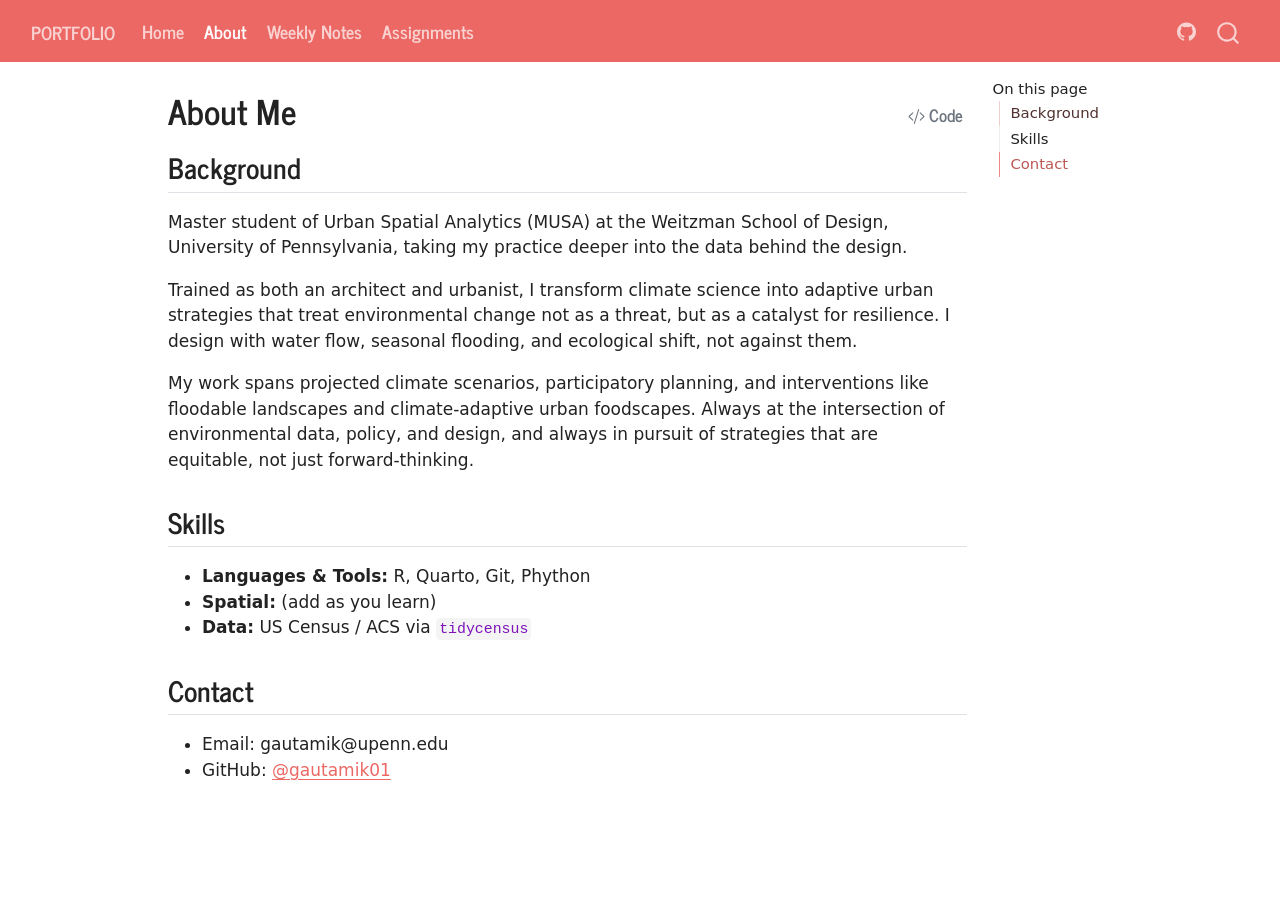
<file: docs/index.html>
<html xmlns="http://www.w3.org/1999/xhtml">    
  <head>      
    <title>Redirect to about.html</title>      
    <meta http-equiv="refresh" content="0;URL='about.html'" />    
  </head>    
  <body> 
  </body>  
</html>
</file>
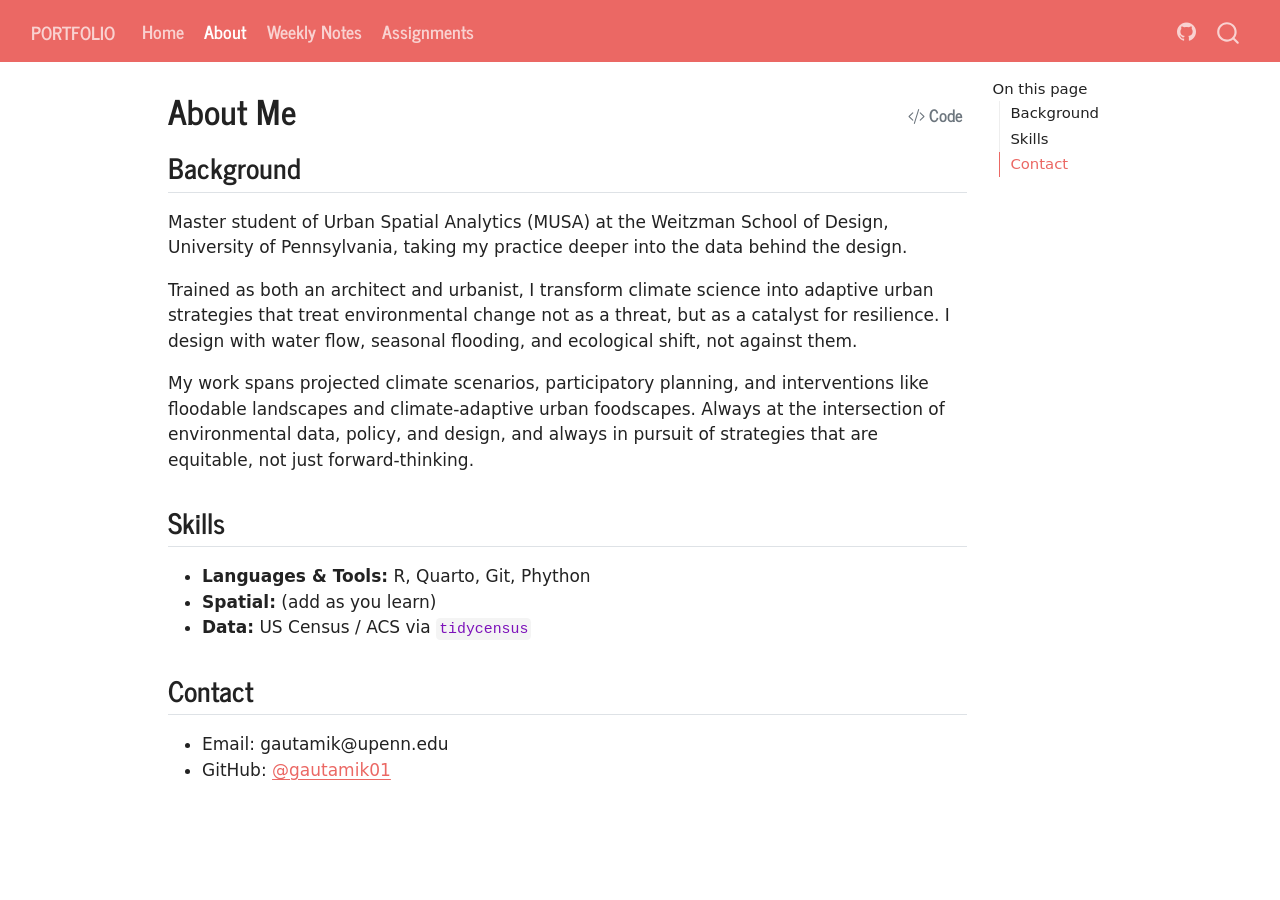
<file: docs/about.html>
<!DOCTYPE html>
<html xmlns="http://www.w3.org/1999/xhtml" lang="en" xml:lang="en"><head>

<meta charset="utf-8">
<meta name="generator" content="quarto-1.10.18">

<meta name="viewport" content="width=device-width, initial-scale=1.0, user-scalable=yes">


<title>About Me – Gautami - MUSA 5080 Portfolio</title>
<style>
/* Default styles provided by pandoc.
** See https://pandoc.org/MANUAL.html#variables-for-html for config info.
*/
span.smallcaps{font-variant: small-caps;}
div.columns{display: flex; gap: 1.5em;}
div.column{flex: auto;}
@media screen {
div.columns{gap: min(4vw, 1.5em);}
div.column{overflow-x: auto;}
}
div.hanging-indent{margin-left: 1.5em; text-indent: -1.5em;}
ul.task-list{list-style: none;}
ul.task-list li input[type="checkbox"] {
  width: 0.8em;
  margin: 0 0.8em 0.2em -1em; /* quarto-specific, see https://github.com/quarto-dev/quarto-cli/issues/4556 */ 
  vertical-align: middle;
}
/* CSS for syntax highlighting */
html { -webkit-text-size-adjust: 100%; }
pre > code.sourceCode { white-space: pre; position: relative; }
pre > code.sourceCode > span { display: inline-block; line-height: 1.25; }
pre > code.sourceCode > span:empty { height: 1.2em; }
.sourceCode { overflow: visible; }
code.sourceCode > span { color: inherit; text-decoration: inherit; }
div.sourceCode { margin: 1em 0; }
pre.sourceCode { margin: 0; }
@media screen {
div.sourceCode { overflow: auto; }
}
@media print {
pre > code.sourceCode { white-space: pre-wrap; }
pre > code.sourceCode > span { text-indent: -5em; padding-left: 5em; }
}
pre.numberSource code
  { counter-reset: source-line 0; }
pre.numberSource code > span
  { position: relative; left: -4em; counter-increment: source-line; }
pre.numberSource code > span > a:first-child::before
  { content: counter(source-line);
    position: relative; left: -1em; text-align: right; vertical-align: baseline;
    border: none; display: inline-block;
    -webkit-touch-callout: none; -webkit-user-select: none;
    -khtml-user-select: none; -moz-user-select: none;
    -ms-user-select: none; user-select: none;
    padding: 0 4px; width: 4em;
  }
pre.numberSource { margin-left: 3em;  padding-left: 4px; }
div.sourceCode
  {   }
@media screen {
pre > code.sourceCode > span > a:first-child::before { text-decoration: underline; }
}
</style>


<script src="site_libs/quarto-nav/quarto-nav.js"></script>
<script src="site_libs/quarto-nav/headroom.min.js"></script>
<script src="site_libs/clipboard/clipboard.min.js"></script>
<script src="site_libs/quarto-search/autocomplete.umd.js"></script>
<script src="site_libs/quarto-search/fuse.min.js"></script>
<script src="site_libs/quarto-search/quarto-search.js"></script>
<meta name="quarto:offset" content="./">
<script src="site_libs/quarto-html/quarto.js" type="module"></script>
<script src="site_libs/quarto-html/tabsets/tabsets.js" type="module"></script>
<script src="site_libs/quarto-html/popper.min.js"></script>
<script src="site_libs/quarto-html/tippy.umd.min.js"></script>
<script src="site_libs/quarto-html/anchor.min.js"></script>
<link href="site_libs/quarto-html/tippy.css" rel="stylesheet">
<link href="site_libs/quarto-html/quarto-syntax-highlighting-64a204ab8560d761af7679ceaba22944.css" rel="stylesheet" id="quarto-text-highlighting-styles">
<script src="site_libs/bootstrap/bootstrap.min.js"></script>
<link href="site_libs/bootstrap/bootstrap-icons.css" rel="stylesheet">
<link href="site_libs/bootstrap/bootstrap-ffa7aff1ec5c5cca5c5c4a13fb783f1b.min.css" rel="stylesheet" append-hash="true" id="quarto-bootstrap" data-mode="light">
<script id="quarto-search-options" type="application/json">{
  "location": "navbar",
  "copy-button": false,
  "collapse-after": 3,
  "panel-placement": "end",
  "type": "overlay",
  "limit": 50,
  "keyboard-shortcut": [
    "f",
    "/",
    "s"
  ],
  "show-item-context": false,
  "language": {
    "search-no-results-text": "No results",
    "search-matching-documents-text": "matching documents",
    "search-copy-link-title": "Copy link to search",
    "search-hide-matches-text": "Hide additional matches",
    "search-more-match-text": "more match in this document",
    "search-more-matches-text": "more matches in this document",
    "search-clear-button-title": "Clear",
    "search-text-placeholder": "",
    "search-detached-cancel-button-title": "Cancel",
    "search-submit-button-title": "Submit",
    "search-label": "Search"
  }
}</script>


</head>

<body class="nav-fixed quarto-light">

<div id="quarto-search-results"></div>
  <header id="quarto-header" class="headroom fixed-top">
    <nav class="navbar navbar-expand-lg " data-bs-theme="dark">
      <div class="navbar-container container-fluid">
      <div class="navbar-brand-container mx-auto">
    <a class="navbar-brand" href="./index.html">
    <span class="navbar-title">Portfolio</span>
    </a>
  </div>
            <div id="quarto-search" class="" title="Search"></div>
          <button class="navbar-toggler" type="button" data-bs-toggle="collapse" data-bs-target="#navbarCollapse" aria-controls="navbarCollapse" role="menu" aria-expanded="false" aria-label="Toggle navigation" onclick="if (window.quartoToggleHeadroom) { window.quartoToggleHeadroom(); }">
  <span class="navbar-toggler-icon"></span>
</button>
          <div class="collapse navbar-collapse" id="navbarCollapse">
            <ul class="navbar-nav navbar-nav-scroll me-auto">
  <li class="nav-item">
    <a class="nav-link" href="./index.html"> 
<span class="menu-text">Home</span></a>
  </li>  
  <li class="nav-item">
    <a class="nav-link active" href="./about.html" aria-current="page"> 
<span class="menu-text">About</span></a>
  </li>  
  <li class="nav-item">
    <a class="nav-link" href="./weekly-notes/index.html"> 
<span class="menu-text">Weekly Notes</span></a>
  </li>  
  <li class="nav-item">
    <a class="nav-link" href="./assignments/index.html"> 
<span class="menu-text">Assignments</span></a>
  </li>  
</ul>
            <ul class="navbar-nav navbar-nav-scroll ms-auto">
  <li class="nav-item compact">
    <a class="nav-link" href="https://github.com/gautamik01/MUSA-5080-portfolio"> <i class="bi bi-github" role="img">
</i> 
<span class="menu-text"></span></a>
  </li>  
</ul>
          </div> <!-- /navcollapse -->
            <div class="quarto-navbar-tools">
</div>
      </div> <!-- /container-fluid -->
    </nav>
</header>
<!-- content -->
<div id="quarto-content" class="quarto-container page-columns page-rows-contents page-layout-article page-navbar">
<!-- sidebar -->
<!-- margin-sidebar -->
    <div id="quarto-margin-sidebar" class="sidebar margin-sidebar">
        <nav id="TOC" role="doc-toc" class="toc-active">
    <h2 id="toc-title">On this page</h2>
   
  <ul>
  <li><a href="#background" id="toc-background" class="nav-link active" data-scroll-target="#background">Background</a></li>
  <li><a href="#skills" id="toc-skills" class="nav-link" data-scroll-target="#skills">Skills</a></li>
  <li><a href="#contact" id="toc-contact" class="nav-link" data-scroll-target="#contact">Contact</a></li>
  </ul>
</nav>
    </div>
<!-- main -->
<main class="content" id="quarto-document-content">

<header id="title-block-header" class="quarto-title-block default">
<div class="quarto-title">
<div class="quarto-title-block"><div><h1 class="title">About Me</h1><button type="button" class="btn code-tools-button" id="quarto-code-tools-source"><i class="bi"></i> Code</button></div></div>
</div>



<div class="quarto-title-meta">

    
  
    
  </div>
  


</header>


<section id="background" class="level2">
<h2 class="anchored" data-anchor-id="background">Background</h2>
<!-- CHANGE THIS -->
<p>Master student of Urban Spatial Analytics (MUSA) at the Weitzman School of Design, University of Pennsylvania, taking my practice deeper into the data behind the design.</p>
<p>Trained as both an architect and urbanist, I transform climate science into adaptive urban strategies that treat environmental change not as a threat, but as a catalyst for resilience. I design with water flow, seasonal flooding, and ecological shift, not against them.</p>
<p>My work spans projected climate scenarios, participatory planning, and interventions like floodable landscapes and climate-adaptive urban foodscapes. Always at the intersection of environmental data, policy, and design, and always in pursuit of strategies that are equitable, not just forward-thinking.</p>
</section>
<section id="skills" class="level2">
<h2 class="anchored" data-anchor-id="skills">Skills</h2>
<!-- CHANGE THIS: update this through the semester as it becomes true -->
<ul>
<li><strong>Languages &amp; Tools:</strong> R, Quarto, Git, Phython</li>
<li><strong>Spatial:</strong> (add as you learn)</li>
<li><strong>Data:</strong> US Census / ACS via <code>tidycensus</code></li>
</ul>
</section>
<section id="contact" class="level2">
<h2 class="anchored" data-anchor-id="contact">Contact</h2>
<!-- CHANGE THIS -->
<ul>
<li>Email: gautamik@upenn.edu</li>
<li>GitHub: <a href="https://github.com/gautamik01"><span class="citation" data-cites="gautamik01">@gautamik01</span></a></li>
</ul>


<!-- -->

</section>

</main> <!-- /main -->
<script id="quarto-html-after-body" type="application/javascript">
  window.document.addEventListener("DOMContentLoaded", function (event) {
    const icon = "";
    const anchorJS = new window.AnchorJS();
    anchorJS.options = {
      placement: 'right',
      icon: icon
    };
    anchorJS.add('.anchored');
    const isCodeAnnotation = (el) => {
      for (const clz of el.classList) {
        if (clz.startsWith('code-annotation-')) {                     
          return true;
        }
      }
      return false;
    }
    const onCopySuccess = function(e) {
      // button target
      const button = e.trigger;
      // don't keep focus
      button.blur();
      // flash "checked"
      button.classList.add('code-copy-button-checked');
      var currentTitle = button.getAttribute("title");
      button.setAttribute("title", "Copied!");
      let tooltip;
      if (window.bootstrap) {
        button.setAttribute("data-bs-toggle", "tooltip");
        button.setAttribute("data-bs-placement", "left");
        button.setAttribute("data-bs-title", "Copied!");
        tooltip = new bootstrap.Tooltip(button, 
          { trigger: "manual", 
            customClass: "code-copy-button-tooltip",
            offset: [0, -8]});
        tooltip.show();    
      }
      setTimeout(function() {
        if (tooltip) {
          tooltip.hide();
          button.removeAttribute("data-bs-title");
          button.removeAttribute("data-bs-toggle");
          button.removeAttribute("data-bs-placement");
        }
        button.setAttribute("title", currentTitle);
        button.classList.remove('code-copy-button-checked');
      }, 1000);
      // clear code selection
      e.clearSelection();
    }
    const getTextToCopy = function(trigger) {
      const outerScaffold = trigger.parentElement.cloneNode(true);
      const codeEl = outerScaffold.querySelector('code');
      for (const childEl of codeEl.children) {
        if (isCodeAnnotation(childEl)) {
          childEl.remove();
        }
      }
      return codeEl.innerText;
    }
    const clipboard = new window.ClipboardJS('.code-copy-button:not([data-in-quarto-modal])', {
      text: getTextToCopy
    });
    clipboard.on('success', onCopySuccess);
    if (window.document.getElementById('quarto-embedded-source-code-modal')) {
      const clipboardModal = new window.ClipboardJS('.code-copy-button[data-in-quarto-modal]', {
        text: getTextToCopy,
        container: window.document.getElementById('quarto-embedded-source-code-modal')
      });
      clipboardModal.on('success', onCopySuccess);
    }
    const viewSource = window.document.getElementById('quarto-view-source') ||
                       window.document.getElementById('quarto-code-tools-source');
    if (viewSource) {
      const sourceUrl = viewSource.getAttribute("data-quarto-source-url");
      viewSource.addEventListener("click", function(e) {
        if (sourceUrl) {
          // rstudio viewer pane
          if (/\bcapabilities=\b/.test(window.location)) {
            window.open(sourceUrl);
          } else {
            window.location.href = sourceUrl;
          }
        } else {
          const modal = new bootstrap.Modal(document.getElementById('quarto-embedded-source-code-modal'));
          modal.show();
        }
        return false;
      });
    }
    function toggleCodeHandler(show) {
      return function(e) {
        const cellDetails = window.document.querySelectorAll(".cell details.code-fold");
        for (let i=0; i<cellDetails.length; i++) {
          const details = cellDetails[i];
          if (show) {
            details.open = true;
          } else {
            details.removeAttribute("open");
          }
        }
        const cellCodeDivs = window.document.querySelectorAll(".cell div.sourceCode.cell-code");
        const fromCls = show ? "hidden" : "unhidden";
        const toCls = show ? "unhidden" : "hidden";
        for (let i=0; i<cellCodeDivs.length; i++) {
          const codeDiv = cellCodeDivs[i];
          if (codeDiv.classList.contains(fromCls)) {
            codeDiv.classList.remove(fromCls);
            codeDiv.classList.add(toCls);
          } 
        }
        return false;
      }
    }
    const hideAllCode = window.document.getElementById("quarto-hide-all-code");
    if (hideAllCode) {
      hideAllCode.addEventListener("click", toggleCodeHandler(false));
    }
    const showAllCode = window.document.getElementById("quarto-show-all-code");
    if (showAllCode) {
      showAllCode.addEventListener("click", toggleCodeHandler(true));
    }
      var localhostRegex = new RegExp(/^(?:http|https):\/\/localhost\:?[0-9]*\//);
      var mailtoRegex = new RegExp(/^mailto:/);
        var filterRegex = new RegExp('/' + window.location.host + '/');
      var isInternal = (href) => {
          return filterRegex.test(href) || localhostRegex.test(href) || mailtoRegex.test(href);
      }
      // Inspect non-navigation links and adorn them if external
     var links = window.document.querySelectorAll('a[href]:not(.nav-link):not(.navbar-brand):not(.toc-action):not(.sidebar-link):not(.sidebar-item-toggle):not(.pagination-link):not(.no-external):not([aria-hidden]):not(.dropdown-item):not(.quarto-navigation-tool):not(.about-link)');
      for (var i=0; i<links.length; i++) {
        const link = links[i];
        if (!isInternal(link.href)) {
          // undo the damage that might have been done by quarto-nav.js in the case of
          // links that we want to consider external
          if (link.dataset.originalHref !== undefined) {
            link.href = link.dataset.originalHref;
          }
        }
      }
    function tippyHover(el, contentFn, onTriggerFn, onUntriggerFn) {
      const config = {
        allowHTML: true,
        maxWidth: 500,
        delay: 100,
        arrow: false,
        appendTo: function(el) {
            return el.parentElement;
        },
        interactive: true,
        interactiveBorder: 10,
        theme: 'quarto',
        placement: 'bottom-start',
      };
      if (contentFn) {
        config.content = contentFn;
      }
      if (onTriggerFn) {
        config.onTrigger = onTriggerFn;
      }
      if (onUntriggerFn) {
        config.onUntrigger = onUntriggerFn;
      }
      window.tippy(el, config); 
    }
    const noterefs = window.document.querySelectorAll('a[role="doc-noteref"]');
    for (var i=0; i<noterefs.length; i++) {
      const ref = noterefs[i];
      tippyHover(ref, function() {
        // use id or data attribute instead here
        let href = ref.getAttribute('data-footnote-href') || ref.getAttribute('href');
        try { href = new URL(href).hash; } catch {}
        const id = href.replace(/^#\/?/, "");
        const note = window.document.getElementById(id);
        if (note) {
          return note.innerHTML;
        } else {
          return "";
        }
      });
    }
    const xrefs = window.document.querySelectorAll('a.quarto-xref');
    const processXRef = (id, note) => {
      // Strip column container classes
      const stripColumnClz = (el) => {
        el.classList.remove("page-full", "page-columns");
        if (el.children) {
          for (const child of el.children) {
            stripColumnClz(child);
          }
        }
      }
      stripColumnClz(note)
      if (id === null || id.startsWith('sec-')) {
        // Special case sections, only their first couple elements
        const container = document.createElement("div");
        if (note.children && note.children.length > 2) {
          container.appendChild(note.children[0].cloneNode(true));
          for (let i = 1; i < note.children.length; i++) {
            const child = note.children[i];
            if (child.tagName === "P" && child.innerText === "") {
              continue;
            } else {
              container.appendChild(child.cloneNode(true));
              break;
            }
          }
          if (window.Quarto?.typesetMath) {
            window.Quarto.typesetMath(container);
          }
          return container.innerHTML
        } else {
          if (window.Quarto?.typesetMath) {
            window.Quarto.typesetMath(note);
          }
          return note.innerHTML;
        }
      } else {
        // Remove any anchor links if they are present
        const anchorLink = note.querySelector('a.anchorjs-link');
        if (anchorLink) {
          anchorLink.remove();
        }
        if (window.Quarto?.typesetMath) {
          window.Quarto.typesetMath(note);
        }
        if (note.classList.contains("callout")) {
          return note.outerHTML;
        } else {
          return note.innerHTML;
        }
      }
    }
    for (var i=0; i<xrefs.length; i++) {
      const xref = xrefs[i];
      tippyHover(xref, undefined, function(instance) {
        instance.disable();
        let url = xref.getAttribute('href');
        let hash = undefined; 
        if (url.startsWith('#')) {
          hash = url;
        } else {
          try { hash = new URL(url).hash; } catch {}
        }
        if (hash) {
          const id = hash.replace(/^#\/?/, "");
          const note = window.document.getElementById(id);
          if (note !== null) {
            try {
              const html = processXRef(id, note.cloneNode(true));
              instance.setContent(html);
            } finally {
              instance.enable();
              instance.show();
            }
          } else {
            // See if we can fetch this
            fetch(url.split('#')[0])
            .then(res => res.text())
            .then(html => {
              const parser = new DOMParser();
              const htmlDoc = parser.parseFromString(html, "text/html");
              const note = htmlDoc.getElementById(id);
              if (note !== null) {
                const html = processXRef(id, note);
                instance.setContent(html);
              } 
            }).finally(() => {
              instance.enable();
              instance.show();
            });
          }
        } else {
          // See if we can fetch a full url (with no hash to target)
          // This is a special case and we should probably do some content thinning / targeting
          fetch(url)
          .then(res => res.text())
          .then(html => {
            const parser = new DOMParser();
            const htmlDoc = parser.parseFromString(html, "text/html");
            const note = htmlDoc.querySelector('main.content');
            if (note !== null) {
              // This should only happen for chapter cross references
              // (since there is no id in the URL)
              // remove the first header
              if (note.children.length > 0 && note.children[0].tagName === "HEADER") {
                note.children[0].remove();
              }
              const html = processXRef(null, note);
              instance.setContent(html);
            } 
          }).finally(() => {
            instance.enable();
            instance.show();
          });
        }
      }, function(instance) {
      });
    }
        let selectedAnnoteEl;
        const selectorForAnnotation = ( cell, annotation) => {
          let cellAttr = 'data-code-cell="' + cell + '"';
          let lineAttr = 'data-code-annotation="' +  annotation + '"';
          const selector = 'span[' + cellAttr + '][' + lineAttr + ']';
          return selector;
        }
        const selectCodeLines = (annoteEl) => {
          const doc = window.document;
          const targetCell = annoteEl.getAttribute("data-target-cell");
          const targetAnnotation = annoteEl.getAttribute("data-target-annotation");
          const annoteSpan = window.document.querySelector(selectorForAnnotation(targetCell, targetAnnotation));
          const lines = annoteSpan.getAttribute("data-code-lines").split(",");
          const lineIds = lines.map((line) => {
            return targetCell + "-" + line;
          })
          let top = null;
          let height = null;
          let parent = null;
          if (lineIds.length > 0) {
              //compute the position of the single el (top and bottom and make a div)
              const el = window.document.getElementById(lineIds[0]);
              top = el.offsetTop;
              height = el.offsetHeight;
              parent = el.parentElement.parentElement;
            if (lineIds.length > 1) {
              const lastEl = window.document.getElementById(lineIds[lineIds.length - 1]);
              const bottom = lastEl.offsetTop + lastEl.offsetHeight;
              height = bottom - top;
            }
            if (top !== null && height !== null && parent !== null) {
              // cook up a div (if necessary) and position it 
              let div = window.document.getElementById("code-annotation-line-highlight");
              if (div === null) {
                div = window.document.createElement("div");
                div.setAttribute("id", "code-annotation-line-highlight");
                div.style.position = 'absolute';
                parent.appendChild(div);
              }
              div.style.top = top - 2 + "px";
              div.style.height = height + 4 + "px";
              div.style.left = 0;
              let gutterDiv = window.document.getElementById("code-annotation-line-highlight-gutter");
              if (gutterDiv === null) {
                gutterDiv = window.document.createElement("div");
                gutterDiv.setAttribute("id", "code-annotation-line-highlight-gutter");
                gutterDiv.style.position = 'absolute';
                const codeCell = window.document.getElementById(targetCell);
                const gutter = codeCell.querySelector('.code-annotation-gutter');
                gutter.appendChild(gutterDiv);
              }
              gutterDiv.style.top = top - 2 + "px";
              gutterDiv.style.height = height + 4 + "px";
            }
            selectedAnnoteEl = annoteEl;
          }
        };
        const unselectCodeLines = () => {
          const elementsIds = ["code-annotation-line-highlight", "code-annotation-line-highlight-gutter"];
          elementsIds.forEach((elId) => {
            const div = window.document.getElementById(elId);
            if (div) {
              div.remove();
            }
          });
          selectedAnnoteEl = undefined;
        };
          // Handle positioning of the toggle
      window.addEventListener(
        "resize",
        throttle(() => {
          elRect = undefined;
          if (selectedAnnoteEl) {
            selectCodeLines(selectedAnnoteEl);
          }
        }, 10)
      );
      function throttle(fn, ms) {
      let throttle = false;
      let timer;
        return (...args) => {
          if(!throttle) { // first call gets through
              fn.apply(this, args);
              throttle = true;
          } else { // all the others get throttled
              if(timer) clearTimeout(timer); // cancel #2
              timer = setTimeout(() => {
                fn.apply(this, args);
                timer = throttle = false;
              }, ms);
          }
        };
      }
        // Attach click handler to the DT
        const annoteDls = window.document.querySelectorAll('dt[data-target-cell]');
        for (const annoteDlNode of annoteDls) {
          annoteDlNode.addEventListener('click', (event) => {
            const clickedEl = event.target;
            if (clickedEl !== selectedAnnoteEl) {
              unselectCodeLines();
              const activeEl = window.document.querySelector('dt[data-target-cell].code-annotation-active');
              if (activeEl) {
                activeEl.classList.remove('code-annotation-active');
              }
              selectCodeLines(clickedEl);
              clickedEl.classList.add('code-annotation-active');
            } else {
              // Unselect the line
              unselectCodeLines();
              clickedEl.classList.remove('code-annotation-active');
            }
          });
        }
    const findCites = (el) => {
      const parentEl = el.parentElement;
      if (parentEl) {
        const cites = parentEl.dataset.cites;
        if (cites) {
          return {
            el,
            cites: cites.split(' ')
          };
        } else {
          return findCites(el.parentElement)
        }
      } else {
        return undefined;
      }
    };
    var bibliorefs = window.document.querySelectorAll('a[role="doc-biblioref"]');
    for (var i=0; i<bibliorefs.length; i++) {
      const ref = bibliorefs[i];
      const citeInfo = findCites(ref);
      if (citeInfo) {
        tippyHover(citeInfo.el, function() {
          var popup = window.document.createElement('div');
          citeInfo.cites.forEach(function(cite) {
            var citeDiv = window.document.createElement('div');
            citeDiv.classList.add('hanging-indent');
            citeDiv.classList.add('csl-entry');
            var biblioDiv = window.document.getElementById('ref-' + cite);
            if (biblioDiv) {
              citeDiv.innerHTML = biblioDiv.innerHTML;
            }
            popup.appendChild(citeDiv);
          });
          return popup.innerHTML;
        });
      }
    }
  });
  </script><div class="modal fade" id="quarto-embedded-source-code-modal" tabindex="-1" aria-labelledby="quarto-embedded-source-code-modal-label" aria-hidden="true"><div class="modal-dialog modal-dialog-scrollable"><div class="modal-content"><div class="modal-header"><h5 class="modal-title" id="quarto-embedded-source-code-modal-label">Source Code</h5><button class="btn-close" data-bs-dismiss="modal"></button></div><div class="modal-body"><div class="">
<div class="code-copy-outer-scaffold"><div class="sourceCode" id="cb1" data-shortcodes="false"><pre class="sourceCode markdown code-with-copy"><code class="sourceCode markdown"><span id="cb1-1"><a href="#cb1-1" aria-hidden="true" tabindex="-1"></a><span class="co">---</span></span>
<span id="cb1-2"><a href="#cb1-2" aria-hidden="true" tabindex="-1"></a><span class="an">title:</span><span class="co"> "About Me"</span></span>
<span id="cb1-3"><a href="#cb1-3" aria-hidden="true" tabindex="-1"></a><span class="co">---</span></span>
<span id="cb1-4"><a href="#cb1-4" aria-hidden="true" tabindex="-1"></a></span>
<span id="cb1-5"><a href="#cb1-5" aria-hidden="true" tabindex="-1"></a><span class="fu">## Background</span></span>
<span id="cb1-6"><a href="#cb1-6" aria-hidden="true" tabindex="-1"></a></span>
<span id="cb1-7"><a href="#cb1-7" aria-hidden="true" tabindex="-1"></a><span class="co">&lt;!-- CHANGE THIS --&gt;</span></span>
<span id="cb1-8"><a href="#cb1-8" aria-hidden="true" tabindex="-1"></a></span>
<span id="cb1-9"><a href="#cb1-9" aria-hidden="true" tabindex="-1"></a>Master student of Urban Spatial Analytics (MUSA) at the Weitzman School of Design, University of Pennsylvania, taking my practice deeper into the data behind the design.</span>
<span id="cb1-10"><a href="#cb1-10" aria-hidden="true" tabindex="-1"></a></span>
<span id="cb1-11"><a href="#cb1-11" aria-hidden="true" tabindex="-1"></a>Trained as both an architect and urbanist, I transform climate science into adaptive urban strategies that treat environmental change not as a threat, but as a catalyst for resilience. I design with water flow, seasonal flooding, and ecological shift, not against them.</span>
<span id="cb1-12"><a href="#cb1-12" aria-hidden="true" tabindex="-1"></a></span>
<span id="cb1-13"><a href="#cb1-13" aria-hidden="true" tabindex="-1"></a>My work spans projected climate scenarios, participatory planning, and interventions like floodable landscapes and climate-adaptive urban foodscapes. Always at the intersection of environmental data, policy, and design, and always in pursuit of strategies that are equitable, not just forward-thinking.</span>
<span id="cb1-14"><a href="#cb1-14" aria-hidden="true" tabindex="-1"></a></span>
<span id="cb1-15"><a href="#cb1-15" aria-hidden="true" tabindex="-1"></a><span class="fu">## Skills</span></span>
<span id="cb1-16"><a href="#cb1-16" aria-hidden="true" tabindex="-1"></a></span>
<span id="cb1-17"><a href="#cb1-17" aria-hidden="true" tabindex="-1"></a><span class="co">&lt;!-- CHANGE THIS: update this through the semester as it becomes true --&gt;</span></span>
<span id="cb1-18"><a href="#cb1-18" aria-hidden="true" tabindex="-1"></a></span>
<span id="cb1-19"><a href="#cb1-19" aria-hidden="true" tabindex="-1"></a><span class="ss">- </span>**Languages &amp; Tools:** R, Quarto, Git, Phython</span>
<span id="cb1-20"><a href="#cb1-20" aria-hidden="true" tabindex="-1"></a><span class="ss">- </span>**Spatial:** (add as you learn)</span>
<span id="cb1-21"><a href="#cb1-21" aria-hidden="true" tabindex="-1"></a><span class="ss">- </span>**Data:** US Census / ACS via <span class="in">`tidycensus`</span></span>
<span id="cb1-22"><a href="#cb1-22" aria-hidden="true" tabindex="-1"></a></span>
<span id="cb1-23"><a href="#cb1-23" aria-hidden="true" tabindex="-1"></a><span class="fu">## Contact</span></span>
<span id="cb1-24"><a href="#cb1-24" aria-hidden="true" tabindex="-1"></a></span>
<span id="cb1-25"><a href="#cb1-25" aria-hidden="true" tabindex="-1"></a><span class="co">&lt;!-- CHANGE THIS --&gt;</span></span>
<span id="cb1-26"><a href="#cb1-26" aria-hidden="true" tabindex="-1"></a></span>
<span id="cb1-27"><a href="#cb1-27" aria-hidden="true" tabindex="-1"></a><span class="ss">- </span>Email: gautamik@upenn.edu</span>
<span id="cb1-28"><a href="#cb1-28" aria-hidden="true" tabindex="-1"></a><span class="ss">- </span>GitHub: <span class="co">[</span><span class="ot">@gautamik01</span><span class="co">](https://github.com/gautamik01)</span></span></code></pre></div><button title="Copy to Clipboard" class="code-copy-button" data-in-quarto-modal=""><i class="bi"></i></button></div>
</div></div></div></div></div>
</div> <!-- /content -->




</body></html>
</file>
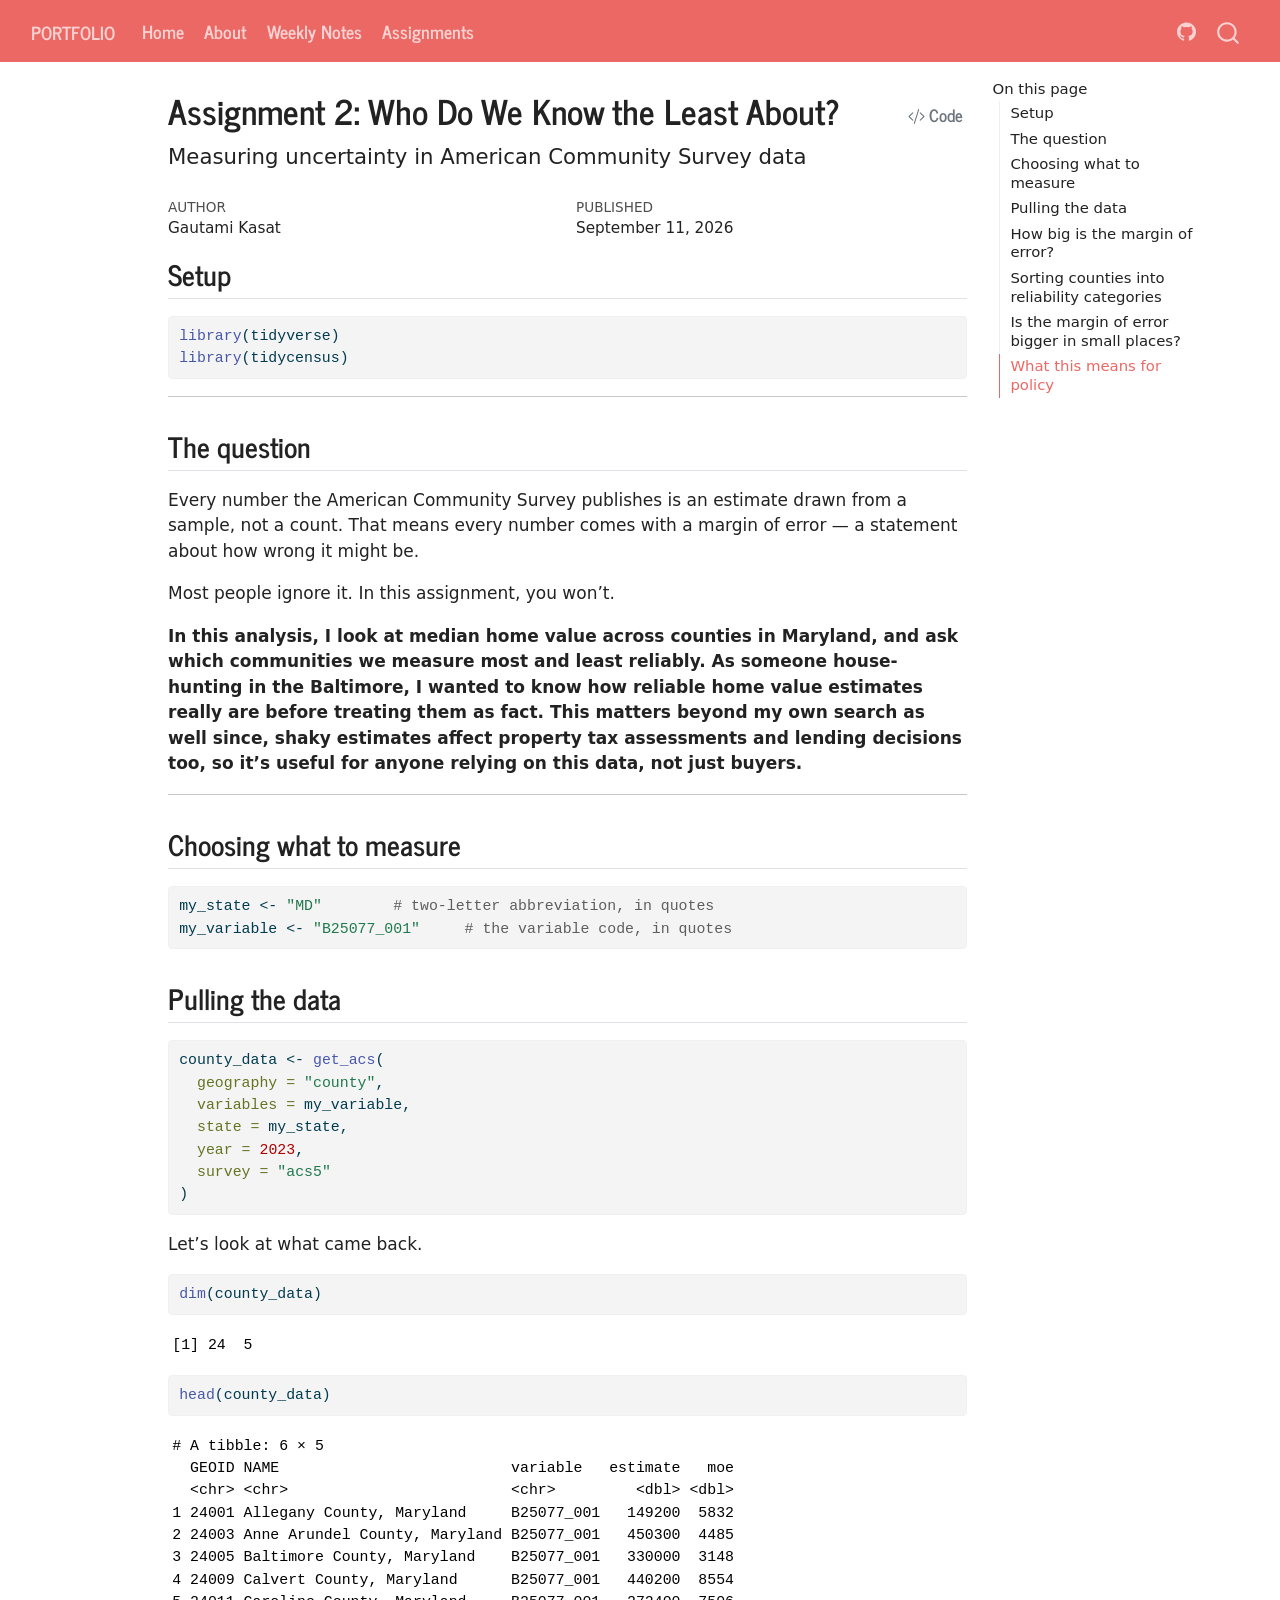
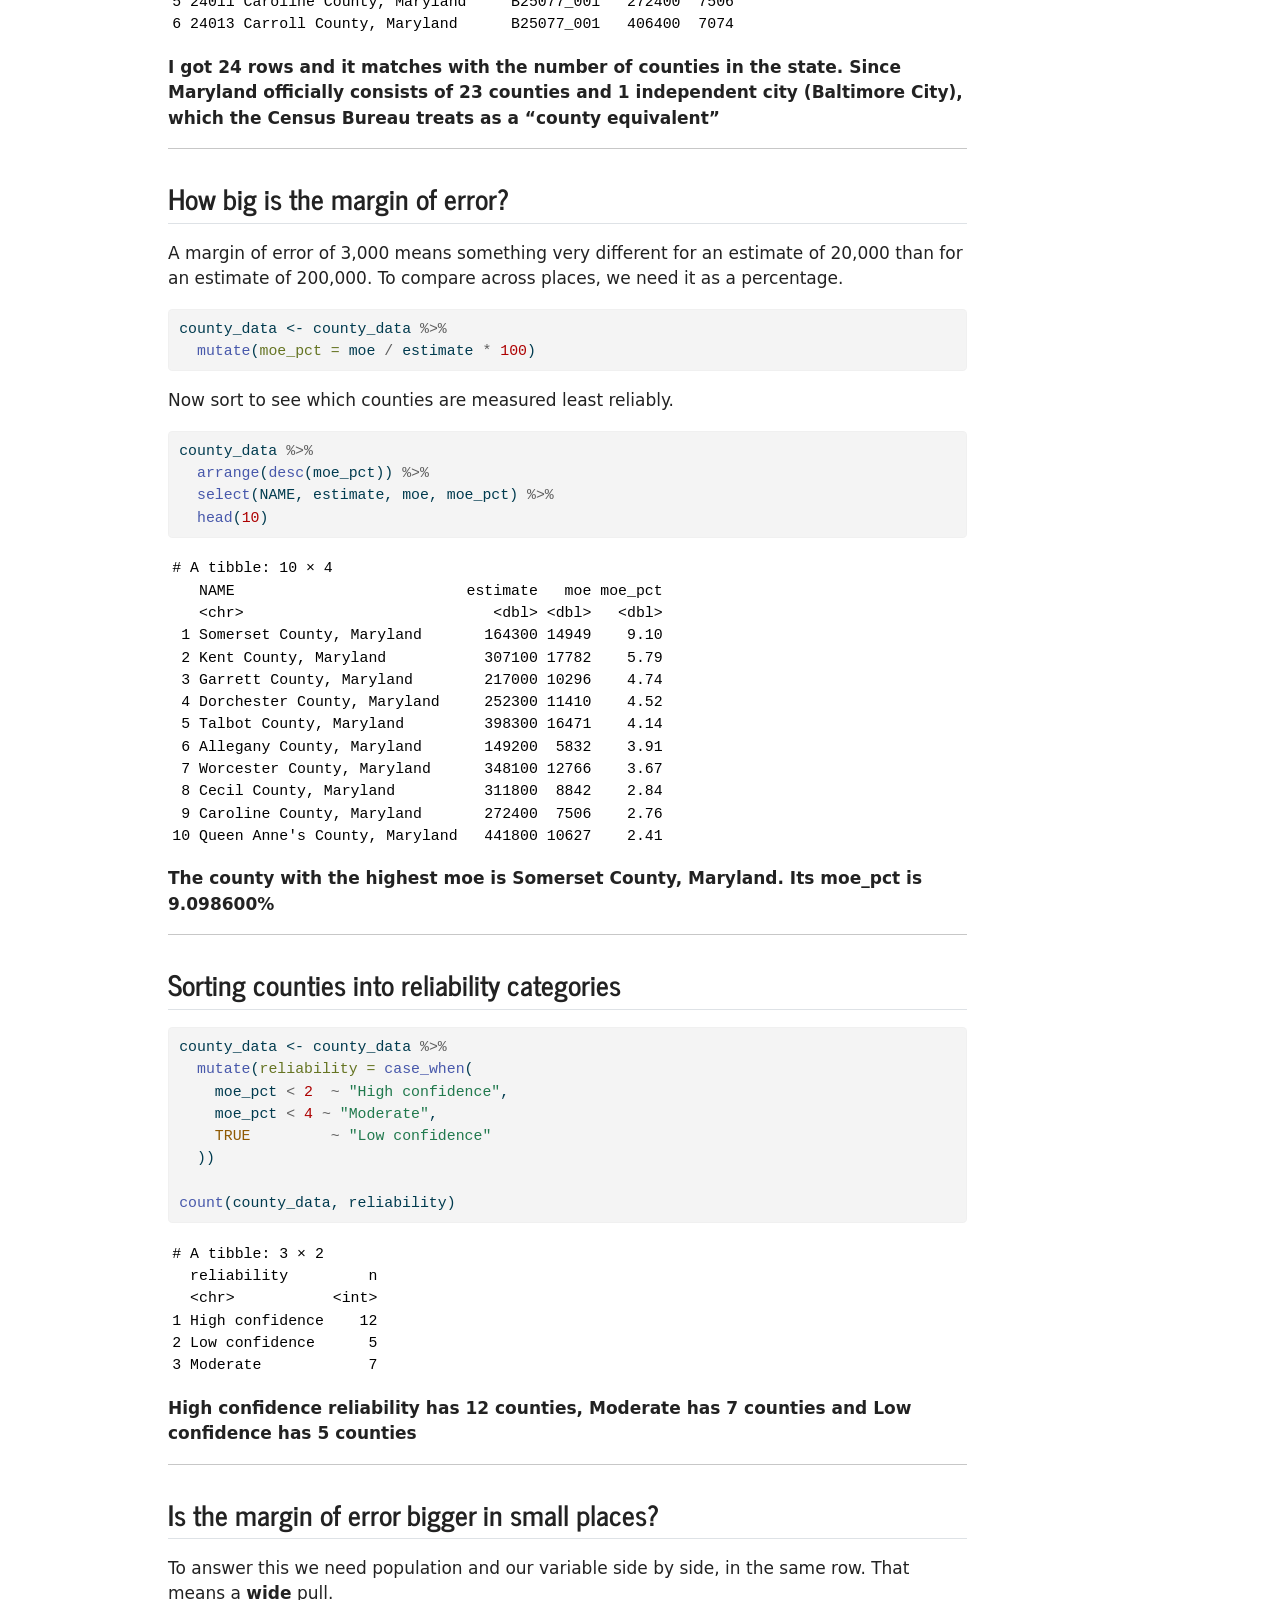
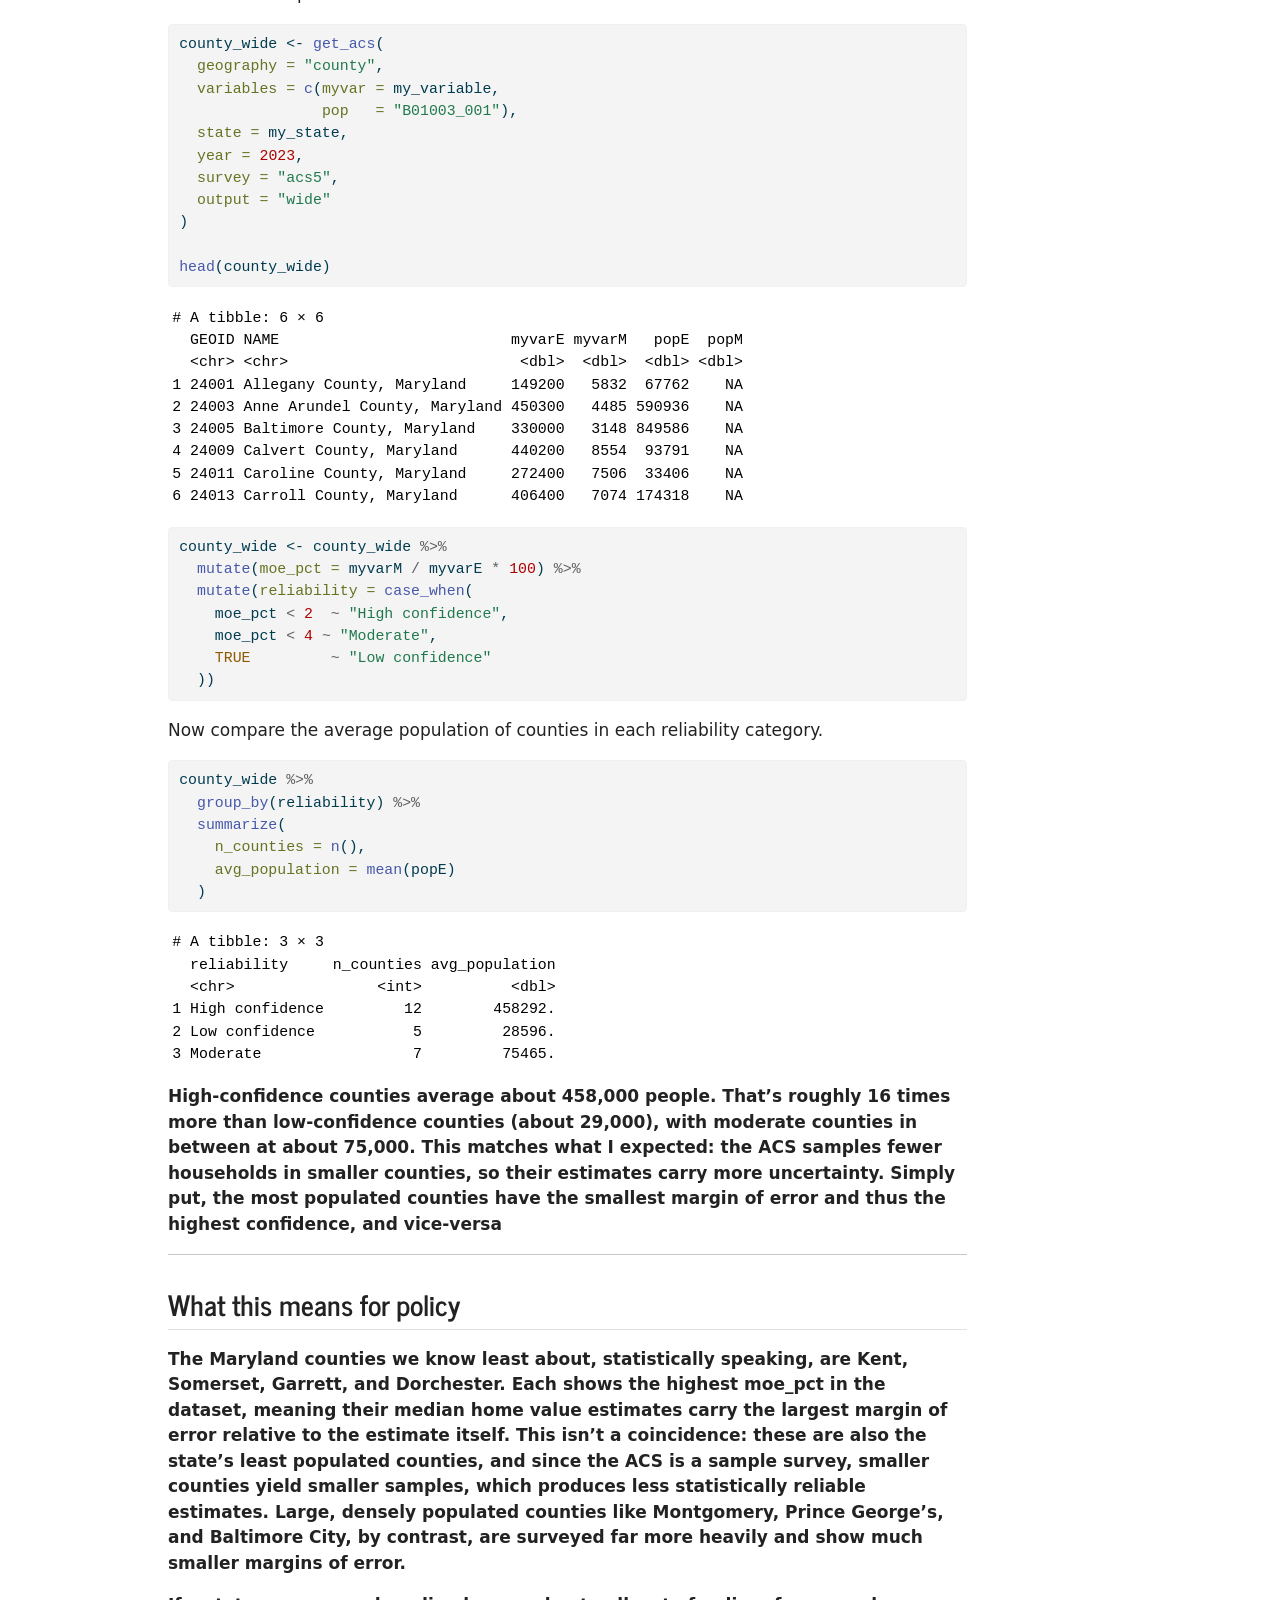
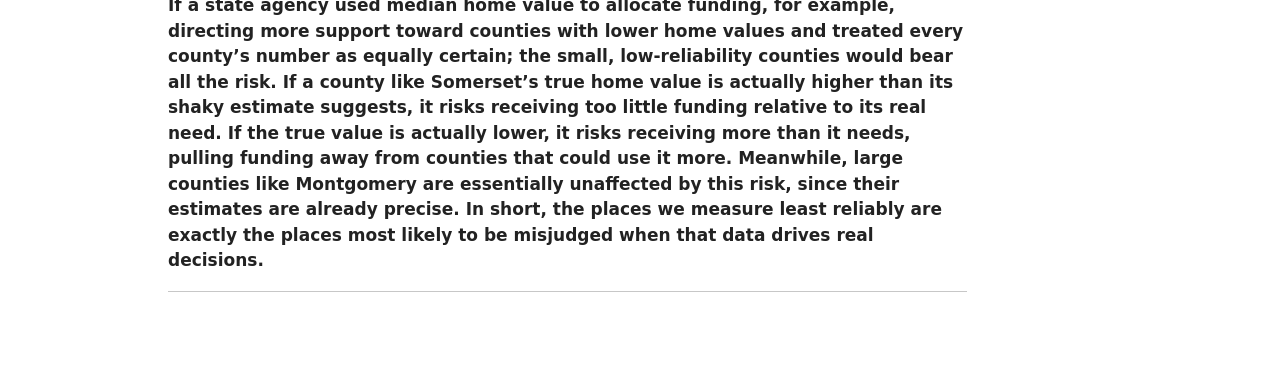
<file: docs/assignments/assignment2.html>
<!DOCTYPE html>
<html xmlns="http://www.w3.org/1999/xhtml" lang="en" xml:lang="en"><head>

<meta charset="utf-8">
<meta name="generator" content="quarto-1.10.18">

<meta name="viewport" content="width=device-width, initial-scale=1.0, user-scalable=yes">

<meta name="author" content="Gautami Kasat">
<meta name="dcterms.date" content="2026-09-11">

<title>Assignment 2: Who Do We Know the Least About? – Gautami - MUSA 5080 Portfolio</title>
<style>
/* Default styles provided by pandoc.
** See https://pandoc.org/MANUAL.html#variables-for-html for config info.
*/
span.smallcaps{font-variant: small-caps;}
div.columns{display: flex; gap: 1.5em;}
div.column{flex: auto;}
@media screen {
div.columns{gap: min(4vw, 1.5em);}
div.column{overflow-x: auto;}
}
div.hanging-indent{margin-left: 1.5em; text-indent: -1.5em;}
ul.task-list{list-style: none;}
ul.task-list li input[type="checkbox"] {
  width: 0.8em;
  margin: 0 0.8em 0.2em -1em; /* quarto-specific, see https://github.com/quarto-dev/quarto-cli/issues/4556 */ 
  vertical-align: middle;
}
/* CSS for syntax highlighting */
html { -webkit-text-size-adjust: 100%; }
pre > code.sourceCode { white-space: pre; position: relative; }
pre > code.sourceCode > span { display: inline-block; line-height: 1.25; }
pre > code.sourceCode > span:empty { height: 1.2em; }
.sourceCode { overflow: visible; }
code.sourceCode > span { color: inherit; text-decoration: inherit; }
div.sourceCode { margin: 1em 0; }
pre.sourceCode { margin: 0; }
@media screen {
div.sourceCode { overflow: auto; }
}
@media print {
pre > code.sourceCode { white-space: pre-wrap; }
pre > code.sourceCode > span { text-indent: -5em; padding-left: 5em; }
}
pre.numberSource code
  { counter-reset: source-line 0; }
pre.numberSource code > span
  { position: relative; left: -4em; counter-increment: source-line; }
pre.numberSource code > span > a:first-child::before
  { content: counter(source-line);
    position: relative; left: -1em; text-align: right; vertical-align: baseline;
    border: none; display: inline-block;
    -webkit-touch-callout: none; -webkit-user-select: none;
    -khtml-user-select: none; -moz-user-select: none;
    -ms-user-select: none; user-select: none;
    padding: 0 4px; width: 4em;
  }
pre.numberSource { margin-left: 3em;  padding-left: 4px; }
div.sourceCode
  {   }
@media screen {
pre > code.sourceCode > span > a:first-child::before { text-decoration: underline; }
}
</style>


<script src="../site_libs/quarto-nav/quarto-nav.js"></script>
<script src="../site_libs/quarto-nav/headroom.min.js"></script>
<script src="../site_libs/clipboard/clipboard.min.js"></script>
<script src="../site_libs/quarto-search/autocomplete.umd.js"></script>
<script src="../site_libs/quarto-search/fuse.min.js"></script>
<script src="../site_libs/quarto-search/quarto-search.js"></script>
<meta name="quarto:offset" content="../">
<script src="../site_libs/quarto-html/quarto.js" type="module"></script>
<script src="../site_libs/quarto-html/tabsets/tabsets.js" type="module"></script>
<script src="../site_libs/quarto-html/popper.min.js"></script>
<script src="../site_libs/quarto-html/tippy.umd.min.js"></script>
<script src="../site_libs/quarto-html/anchor.min.js"></script>
<link href="../site_libs/quarto-html/tippy.css" rel="stylesheet">
<link href="../site_libs/quarto-html/quarto-syntax-highlighting-64a204ab8560d761af7679ceaba22944.css" rel="stylesheet" id="quarto-text-highlighting-styles">
<script src="../site_libs/bootstrap/bootstrap.min.js"></script>
<link href="../site_libs/bootstrap/bootstrap-icons.css" rel="stylesheet">
<link href="../site_libs/bootstrap/bootstrap-ffa7aff1ec5c5cca5c5c4a13fb783f1b.min.css" rel="stylesheet" append-hash="true" id="quarto-bootstrap" data-mode="light">
<script id="quarto-search-options" type="application/json">{
  "location": "navbar",
  "copy-button": false,
  "collapse-after": 3,
  "panel-placement": "end",
  "type": "overlay",
  "limit": 50,
  "keyboard-shortcut": [
    "f",
    "/",
    "s"
  ],
  "show-item-context": false,
  "language": {
    "search-no-results-text": "No results",
    "search-matching-documents-text": "matching documents",
    "search-copy-link-title": "Copy link to search",
    "search-hide-matches-text": "Hide additional matches",
    "search-more-match-text": "more match in this document",
    "search-more-matches-text": "more matches in this document",
    "search-clear-button-title": "Clear",
    "search-text-placeholder": "",
    "search-detached-cancel-button-title": "Cancel",
    "search-submit-button-title": "Submit",
    "search-label": "Search"
  }
}</script>


</head>

<body class="nav-fixed quarto-light">

<div id="quarto-search-results"></div>
  <header id="quarto-header" class="headroom fixed-top">
    <nav class="navbar navbar-expand-lg " data-bs-theme="dark">
      <div class="navbar-container container-fluid">
      <div class="navbar-brand-container mx-auto">
    <a class="navbar-brand" href="../index.html">
    <span class="navbar-title">Portfolio</span>
    </a>
  </div>
            <div id="quarto-search" class="" title="Search"></div>
          <button class="navbar-toggler" type="button" data-bs-toggle="collapse" data-bs-target="#navbarCollapse" aria-controls="navbarCollapse" role="menu" aria-expanded="false" aria-label="Toggle navigation" onclick="if (window.quartoToggleHeadroom) { window.quartoToggleHeadroom(); }">
  <span class="navbar-toggler-icon"></span>
</button>
          <div class="collapse navbar-collapse" id="navbarCollapse">
            <ul class="navbar-nav navbar-nav-scroll me-auto">
  <li class="nav-item">
    <a class="nav-link" href="../index.html"> 
<span class="menu-text">Home</span></a>
  </li>  
  <li class="nav-item">
    <a class="nav-link" href="../about.html"> 
<span class="menu-text">About</span></a>
  </li>  
  <li class="nav-item">
    <a class="nav-link" href="../weekly-notes/index.html"> 
<span class="menu-text">Weekly Notes</span></a>
  </li>  
  <li class="nav-item">
    <a class="nav-link" href="../assignments/index.html"> 
<span class="menu-text">Assignments</span></a>
  </li>  
</ul>
            <ul class="navbar-nav navbar-nav-scroll ms-auto">
  <li class="nav-item compact">
    <a class="nav-link" href="https://github.com/gautamik01/MUSA-5080-portfolio"> <i class="bi bi-github" role="img">
</i> 
<span class="menu-text"></span></a>
  </li>  
</ul>
          </div> <!-- /navcollapse -->
            <div class="quarto-navbar-tools">
</div>
      </div> <!-- /container-fluid -->
    </nav>
</header>
<!-- content -->
<div id="quarto-content" class="quarto-container page-columns page-rows-contents page-layout-article page-navbar">
<!-- sidebar -->
<!-- margin-sidebar -->
    <div id="quarto-margin-sidebar" class="sidebar margin-sidebar">
        <nav id="TOC" role="doc-toc" class="toc-active">
    <h2 id="toc-title">On this page</h2>
   
  <ul>
  <li><a href="#setup" id="toc-setup" class="nav-link active" data-scroll-target="#setup">Setup</a></li>
  <li><a href="#the-question" id="toc-the-question" class="nav-link" data-scroll-target="#the-question">The question</a></li>
  <li><a href="#choosing-what-to-measure" id="toc-choosing-what-to-measure" class="nav-link" data-scroll-target="#choosing-what-to-measure">Choosing what to measure</a></li>
  <li><a href="#pulling-the-data" id="toc-pulling-the-data" class="nav-link" data-scroll-target="#pulling-the-data">Pulling the data</a></li>
  <li><a href="#how-big-is-the-margin-of-error" id="toc-how-big-is-the-margin-of-error" class="nav-link" data-scroll-target="#how-big-is-the-margin-of-error">How big is the margin of error?</a></li>
  <li><a href="#sorting-counties-into-reliability-categories" id="toc-sorting-counties-into-reliability-categories" class="nav-link" data-scroll-target="#sorting-counties-into-reliability-categories">Sorting counties into reliability categories</a></li>
  <li><a href="#is-the-margin-of-error-bigger-in-small-places" id="toc-is-the-margin-of-error-bigger-in-small-places" class="nav-link" data-scroll-target="#is-the-margin-of-error-bigger-in-small-places">Is the margin of error bigger in small places?</a></li>
  <li><a href="#what-this-means-for-policy" id="toc-what-this-means-for-policy" class="nav-link" data-scroll-target="#what-this-means-for-policy">What this means for policy</a></li>
  </ul>
</nav>
    </div>
<!-- main -->
<main class="content" id="quarto-document-content">

<header id="title-block-header" class="quarto-title-block default">
<div class="quarto-title">
<div class="quarto-title-block"><div><h1 class="title">Assignment 2: Who Do We Know the Least About?</h1><button type="button" class="btn code-tools-button" id="quarto-code-tools-source"><i class="bi"></i> Code</button></div></div>
<p class="subtitle lead">Measuring uncertainty in American Community Survey data</p>
</div>



<div class="quarto-title-meta">

    <div>
    <div class="quarto-title-meta-heading">Author</div>
    <div class="quarto-title-meta-contents">
             <p>Gautami Kasat </p>
          </div>
  </div>
    
    <div>
    <div class="quarto-title-meta-heading">Published</div>
    <div class="quarto-title-meta-contents">
      <p class="date">September 11, 2026</p>
    </div>
  </div>
  
    
  </div>
  


</header>


<section id="setup" class="level2">
<h2 class="anchored" data-anchor-id="setup">Setup</h2>
<div class="cell">
<div class="code-copy-outer-scaffold"><div class="sourceCode cell-code" id="cb1"><pre class="sourceCode r code-with-copy"><code class="sourceCode r"><span id="cb1-1"><a href="#cb1-1" aria-hidden="true" tabindex="-1"></a><span class="fu">library</span>(tidyverse)</span>
<span id="cb1-2"><a href="#cb1-2" aria-hidden="true" tabindex="-1"></a><span class="fu">library</span>(tidycensus)</span></code></pre></div><button title="Copy to Clipboard" class="code-copy-button"><i class="bi"></i></button></div>
</div>
<hr>
</section>
<section id="the-question" class="level2">
<h2 class="anchored" data-anchor-id="the-question">The question</h2>
<p>Every number the American Community Survey publishes is an estimate drawn from a sample, not a count. That means every number comes with a margin of error — a statement about how wrong it might be.</p>
<p>Most people ignore it. In this assignment, you won’t.</p>
<p><strong>In this analysis, I look at median home value across counties in Maryland, and ask which communities we measure most and least reliably. As someone house-hunting in the Baltimore, I wanted to know how reliable home value estimates really are before treating them as fact. This matters beyond my own search as well since, shaky estimates affect property tax assessments and lending decisions too, so it’s useful for anyone relying on this data, not just buyers.</strong></p>
<hr>
</section>
<section id="choosing-what-to-measure" class="level2">
<h2 class="anchored" data-anchor-id="choosing-what-to-measure">Choosing what to measure</h2>
<div class="cell">
<div class="code-copy-outer-scaffold"><div class="sourceCode cell-code" id="cb2"><pre class="sourceCode r code-with-copy"><code class="sourceCode r"><span id="cb2-1"><a href="#cb2-1" aria-hidden="true" tabindex="-1"></a>my_state <span class="ot">&lt;-</span> <span class="st">"MD"</span>        <span class="co"># two-letter abbreviation, in quotes</span></span>
<span id="cb2-2"><a href="#cb2-2" aria-hidden="true" tabindex="-1"></a>my_variable <span class="ot">&lt;-</span> <span class="st">"B25077_001"</span>     <span class="co"># the variable code, in quotes</span></span></code></pre></div><button title="Copy to Clipboard" class="code-copy-button"><i class="bi"></i></button></div>
</div>
</section>
<section id="pulling-the-data" class="level2">
<h2 class="anchored" data-anchor-id="pulling-the-data">Pulling the data</h2>
<div class="cell">
<div class="code-copy-outer-scaffold"><div class="sourceCode cell-code" id="cb3"><pre class="sourceCode r code-with-copy"><code class="sourceCode r"><span id="cb3-1"><a href="#cb3-1" aria-hidden="true" tabindex="-1"></a>county_data <span class="ot">&lt;-</span> <span class="fu">get_acs</span>(</span>
<span id="cb3-2"><a href="#cb3-2" aria-hidden="true" tabindex="-1"></a>  <span class="at">geography =</span> <span class="st">"county"</span>,</span>
<span id="cb3-3"><a href="#cb3-3" aria-hidden="true" tabindex="-1"></a>  <span class="at">variables =</span> my_variable,</span>
<span id="cb3-4"><a href="#cb3-4" aria-hidden="true" tabindex="-1"></a>  <span class="at">state =</span> my_state,</span>
<span id="cb3-5"><a href="#cb3-5" aria-hidden="true" tabindex="-1"></a>  <span class="at">year =</span> <span class="dv">2023</span>,</span>
<span id="cb3-6"><a href="#cb3-6" aria-hidden="true" tabindex="-1"></a>  <span class="at">survey =</span> <span class="st">"acs5"</span></span>
<span id="cb3-7"><a href="#cb3-7" aria-hidden="true" tabindex="-1"></a>)</span></code></pre></div><button title="Copy to Clipboard" class="code-copy-button"><i class="bi"></i></button></div>
</div>
<p>Let’s look at what came back.</p>
<div class="cell">
<div class="code-copy-outer-scaffold"><div class="sourceCode cell-code" id="cb4"><pre class="sourceCode r code-with-copy"><code class="sourceCode r"><span id="cb4-1"><a href="#cb4-1" aria-hidden="true" tabindex="-1"></a><span class="fu">dim</span>(county_data)</span></code></pre></div><button title="Copy to Clipboard" class="code-copy-button"><i class="bi"></i></button></div>
<div class="cell-output cell-output-stdout">
<pre><code>[1] 24  5</code></pre>
</div>
<div class="code-copy-outer-scaffold"><div class="sourceCode cell-code" id="cb6"><pre class="sourceCode r code-with-copy"><code class="sourceCode r"><span id="cb6-1"><a href="#cb6-1" aria-hidden="true" tabindex="-1"></a><span class="fu">head</span>(county_data)</span></code></pre></div><button title="Copy to Clipboard" class="code-copy-button"><i class="bi"></i></button></div>
<div class="cell-output cell-output-stdout">
<pre><code># A tibble: 6 × 5
  GEOID NAME                          variable   estimate   moe
  &lt;chr&gt; &lt;chr&gt;                         &lt;chr&gt;         &lt;dbl&gt; &lt;dbl&gt;
1 24001 Allegany County, Maryland     B25077_001   149200  5832
2 24003 Anne Arundel County, Maryland B25077_001   450300  4485
3 24005 Baltimore County, Maryland    B25077_001   330000  3148
4 24009 Calvert County, Maryland      B25077_001   440200  8554
5 24011 Caroline County, Maryland     B25077_001   272400  7506
6 24013 Carroll County, Maryland      B25077_001   406400  7074</code></pre>
</div>
</div>
<p><strong>I got 24 rows and it matches with the number of counties in the state. Since Maryland officially consists of 23 counties and 1 independent city (Baltimore City), which the Census Bureau treats as a “county equivalent”</strong></p>
<hr>
</section>
<section id="how-big-is-the-margin-of-error" class="level2">
<h2 class="anchored" data-anchor-id="how-big-is-the-margin-of-error">How big is the margin of error?</h2>
<p>A margin of error of 3,000 means something very different for an estimate of 20,000 than for an estimate of 200,000. To compare across places, we need it as a percentage.</p>
<div class="cell">
<div class="code-copy-outer-scaffold"><div class="sourceCode cell-code" id="cb8"><pre class="sourceCode r code-with-copy"><code class="sourceCode r"><span id="cb8-1"><a href="#cb8-1" aria-hidden="true" tabindex="-1"></a>county_data <span class="ot">&lt;-</span> county_data <span class="sc">%&gt;%</span></span>
<span id="cb8-2"><a href="#cb8-2" aria-hidden="true" tabindex="-1"></a>  <span class="fu">mutate</span>(<span class="at">moe_pct =</span> moe <span class="sc">/</span> estimate <span class="sc">*</span> <span class="dv">100</span>)</span></code></pre></div><button title="Copy to Clipboard" class="code-copy-button"><i class="bi"></i></button></div>
</div>
<p>Now sort to see which counties are measured least reliably.</p>
<div class="cell">
<div class="code-copy-outer-scaffold"><div class="sourceCode cell-code" id="cb9"><pre class="sourceCode r code-with-copy"><code class="sourceCode r"><span id="cb9-1"><a href="#cb9-1" aria-hidden="true" tabindex="-1"></a>county_data <span class="sc">%&gt;%</span></span>
<span id="cb9-2"><a href="#cb9-2" aria-hidden="true" tabindex="-1"></a>  <span class="fu">arrange</span>(<span class="fu">desc</span>(moe_pct)) <span class="sc">%&gt;%</span></span>
<span id="cb9-3"><a href="#cb9-3" aria-hidden="true" tabindex="-1"></a>  <span class="fu">select</span>(NAME, estimate, moe, moe_pct) <span class="sc">%&gt;%</span></span>
<span id="cb9-4"><a href="#cb9-4" aria-hidden="true" tabindex="-1"></a>  <span class="fu">head</span>(<span class="dv">10</span>)</span></code></pre></div><button title="Copy to Clipboard" class="code-copy-button"><i class="bi"></i></button></div>
<div class="cell-output cell-output-stdout">
<pre><code># A tibble: 10 × 4
   NAME                          estimate   moe moe_pct
   &lt;chr&gt;                            &lt;dbl&gt; &lt;dbl&gt;   &lt;dbl&gt;
 1 Somerset County, Maryland       164300 14949    9.10
 2 Kent County, Maryland           307100 17782    5.79
 3 Garrett County, Maryland        217000 10296    4.74
 4 Dorchester County, Maryland     252300 11410    4.52
 5 Talbot County, Maryland         398300 16471    4.14
 6 Allegany County, Maryland       149200  5832    3.91
 7 Worcester County, Maryland      348100 12766    3.67
 8 Cecil County, Maryland          311800  8842    2.84
 9 Caroline County, Maryland       272400  7506    2.76
10 Queen Anne's County, Maryland   441800 10627    2.41</code></pre>
</div>
</div>
<p><strong>The county with the highest moe is Somerset County, Maryland. Its moe_pct is 9.098600%</strong></p>
<hr>
</section>
<section id="sorting-counties-into-reliability-categories" class="level2">
<h2 class="anchored" data-anchor-id="sorting-counties-into-reliability-categories">Sorting counties into reliability categories</h2>
<div class="cell">
<div class="code-copy-outer-scaffold"><div class="sourceCode cell-code" id="cb11"><pre class="sourceCode r code-with-copy"><code class="sourceCode r"><span id="cb11-1"><a href="#cb11-1" aria-hidden="true" tabindex="-1"></a>county_data <span class="ot">&lt;-</span> county_data <span class="sc">%&gt;%</span></span>
<span id="cb11-2"><a href="#cb11-2" aria-hidden="true" tabindex="-1"></a>  <span class="fu">mutate</span>(<span class="at">reliability =</span> <span class="fu">case_when</span>(</span>
<span id="cb11-3"><a href="#cb11-3" aria-hidden="true" tabindex="-1"></a>    moe_pct <span class="sc">&lt;</span> <span class="dv">2</span>  <span class="sc">~</span> <span class="st">"High confidence"</span>,</span>
<span id="cb11-4"><a href="#cb11-4" aria-hidden="true" tabindex="-1"></a>    moe_pct <span class="sc">&lt;</span> <span class="dv">4</span> <span class="sc">~</span> <span class="st">"Moderate"</span>,</span>
<span id="cb11-5"><a href="#cb11-5" aria-hidden="true" tabindex="-1"></a>    <span class="cn">TRUE</span>         <span class="sc">~</span> <span class="st">"Low confidence"</span></span>
<span id="cb11-6"><a href="#cb11-6" aria-hidden="true" tabindex="-1"></a>  ))</span>
<span id="cb11-7"><a href="#cb11-7" aria-hidden="true" tabindex="-1"></a></span>
<span id="cb11-8"><a href="#cb11-8" aria-hidden="true" tabindex="-1"></a><span class="fu">count</span>(county_data, reliability)</span></code></pre></div><button title="Copy to Clipboard" class="code-copy-button"><i class="bi"></i></button></div>
<div class="cell-output cell-output-stdout">
<pre><code># A tibble: 3 × 2
  reliability         n
  &lt;chr&gt;           &lt;int&gt;
1 High confidence    12
2 Low confidence      5
3 Moderate            7</code></pre>
</div>
</div>
<p><strong>High confidence reliability has 12 counties, Moderate has 7 counties and Low confidence has 5 counties</strong></p>
<hr>
</section>
<section id="is-the-margin-of-error-bigger-in-small-places" class="level2">
<h2 class="anchored" data-anchor-id="is-the-margin-of-error-bigger-in-small-places">Is the margin of error bigger in small places?</h2>
<p>To answer this we need population and our variable side by side, in the same row. That means a <strong>wide</strong> pull.</p>
<div class="cell">
<div class="code-copy-outer-scaffold"><div class="sourceCode cell-code" id="cb13"><pre class="sourceCode r code-with-copy"><code class="sourceCode r"><span id="cb13-1"><a href="#cb13-1" aria-hidden="true" tabindex="-1"></a>county_wide <span class="ot">&lt;-</span> <span class="fu">get_acs</span>(</span>
<span id="cb13-2"><a href="#cb13-2" aria-hidden="true" tabindex="-1"></a>  <span class="at">geography =</span> <span class="st">"county"</span>,</span>
<span id="cb13-3"><a href="#cb13-3" aria-hidden="true" tabindex="-1"></a>  <span class="at">variables =</span> <span class="fu">c</span>(<span class="at">myvar =</span> my_variable,</span>
<span id="cb13-4"><a href="#cb13-4" aria-hidden="true" tabindex="-1"></a>                <span class="at">pop   =</span> <span class="st">"B01003_001"</span>),</span>
<span id="cb13-5"><a href="#cb13-5" aria-hidden="true" tabindex="-1"></a>  <span class="at">state =</span> my_state,</span>
<span id="cb13-6"><a href="#cb13-6" aria-hidden="true" tabindex="-1"></a>  <span class="at">year =</span> <span class="dv">2023</span>,</span>
<span id="cb13-7"><a href="#cb13-7" aria-hidden="true" tabindex="-1"></a>  <span class="at">survey =</span> <span class="st">"acs5"</span>,</span>
<span id="cb13-8"><a href="#cb13-8" aria-hidden="true" tabindex="-1"></a>  <span class="at">output =</span> <span class="st">"wide"</span></span>
<span id="cb13-9"><a href="#cb13-9" aria-hidden="true" tabindex="-1"></a>)</span>
<span id="cb13-10"><a href="#cb13-10" aria-hidden="true" tabindex="-1"></a></span>
<span id="cb13-11"><a href="#cb13-11" aria-hidden="true" tabindex="-1"></a><span class="fu">head</span>(county_wide)</span></code></pre></div><button title="Copy to Clipboard" class="code-copy-button"><i class="bi"></i></button></div>
<div class="cell-output cell-output-stdout">
<pre><code># A tibble: 6 × 6
  GEOID NAME                          myvarE myvarM   popE  popM
  &lt;chr&gt; &lt;chr&gt;                          &lt;dbl&gt;  &lt;dbl&gt;  &lt;dbl&gt; &lt;dbl&gt;
1 24001 Allegany County, Maryland     149200   5832  67762    NA
2 24003 Anne Arundel County, Maryland 450300   4485 590936    NA
3 24005 Baltimore County, Maryland    330000   3148 849586    NA
4 24009 Calvert County, Maryland      440200   8554  93791    NA
5 24011 Caroline County, Maryland     272400   7506  33406    NA
6 24013 Carroll County, Maryland      406400   7074 174318    NA</code></pre>
</div>
</div>
<div class="cell">
<div class="code-copy-outer-scaffold"><div class="sourceCode cell-code" id="cb15"><pre class="sourceCode r code-with-copy"><code class="sourceCode r"><span id="cb15-1"><a href="#cb15-1" aria-hidden="true" tabindex="-1"></a>county_wide <span class="ot">&lt;-</span> county_wide <span class="sc">%&gt;%</span></span>
<span id="cb15-2"><a href="#cb15-2" aria-hidden="true" tabindex="-1"></a>  <span class="fu">mutate</span>(<span class="at">moe_pct =</span> myvarM <span class="sc">/</span> myvarE <span class="sc">*</span> <span class="dv">100</span>) <span class="sc">%&gt;%</span></span>
<span id="cb15-3"><a href="#cb15-3" aria-hidden="true" tabindex="-1"></a>  <span class="fu">mutate</span>(<span class="at">reliability =</span> <span class="fu">case_when</span>(</span>
<span id="cb15-4"><a href="#cb15-4" aria-hidden="true" tabindex="-1"></a>    moe_pct <span class="sc">&lt;</span> <span class="dv">2</span>  <span class="sc">~</span> <span class="st">"High confidence"</span>,</span>
<span id="cb15-5"><a href="#cb15-5" aria-hidden="true" tabindex="-1"></a>    moe_pct <span class="sc">&lt;</span> <span class="dv">4</span> <span class="sc">~</span> <span class="st">"Moderate"</span>,</span>
<span id="cb15-6"><a href="#cb15-6" aria-hidden="true" tabindex="-1"></a>    <span class="cn">TRUE</span>         <span class="sc">~</span> <span class="st">"Low confidence"</span></span>
<span id="cb15-7"><a href="#cb15-7" aria-hidden="true" tabindex="-1"></a>  ))</span></code></pre></div><button title="Copy to Clipboard" class="code-copy-button"><i class="bi"></i></button></div>
</div>
<p>Now compare the average population of counties in each reliability category.</p>
<div class="cell">
<div class="code-copy-outer-scaffold"><div class="sourceCode cell-code" id="cb16"><pre class="sourceCode r code-with-copy"><code class="sourceCode r"><span id="cb16-1"><a href="#cb16-1" aria-hidden="true" tabindex="-1"></a>county_wide <span class="sc">%&gt;%</span></span>
<span id="cb16-2"><a href="#cb16-2" aria-hidden="true" tabindex="-1"></a>  <span class="fu">group_by</span>(reliability) <span class="sc">%&gt;%</span></span>
<span id="cb16-3"><a href="#cb16-3" aria-hidden="true" tabindex="-1"></a>  <span class="fu">summarize</span>(</span>
<span id="cb16-4"><a href="#cb16-4" aria-hidden="true" tabindex="-1"></a>    <span class="at">n_counties =</span> <span class="fu">n</span>(),</span>
<span id="cb16-5"><a href="#cb16-5" aria-hidden="true" tabindex="-1"></a>    <span class="at">avg_population =</span> <span class="fu">mean</span>(popE)</span>
<span id="cb16-6"><a href="#cb16-6" aria-hidden="true" tabindex="-1"></a>  )</span></code></pre></div><button title="Copy to Clipboard" class="code-copy-button"><i class="bi"></i></button></div>
<div class="cell-output cell-output-stdout">
<pre><code># A tibble: 3 × 3
  reliability     n_counties avg_population
  &lt;chr&gt;                &lt;int&gt;          &lt;dbl&gt;
1 High confidence         12        458292.
2 Low confidence           5         28596.
3 Moderate                 7         75465.</code></pre>
</div>
</div>
<p><strong>High-confidence counties average about 458,000 people. That’s roughly 16 times more than low-confidence counties (about 29,000), with moderate counties in between at about 75,000. This matches what I expected: the ACS samples fewer households in smaller counties, so their estimates carry more uncertainty. Simply put, the most populated counties have the smallest margin of error and thus the highest confidence, and vice-versa</strong></p>
<hr>
</section>
<section id="what-this-means-for-policy" class="level2">
<h2 class="anchored" data-anchor-id="what-this-means-for-policy">What this means for policy</h2>
<p><strong>The Maryland counties we know least about, statistically speaking, are Kent, Somerset, Garrett, and Dorchester. Each shows the highest moe_pct in the dataset, meaning their median home value estimates carry the largest margin of error relative to the estimate itself. This isn’t a coincidence: these are also the state’s least populated counties, and since the ACS is a sample survey, smaller counties yield smaller samples, which produces less statistically reliable estimates. Large, densely populated counties like Montgomery, Prince George’s, and Baltimore City, by contrast, are surveyed far more heavily and show much smaller margins of error.</strong></p>
<p><strong>If a state agency used median home value to allocate funding, for example, directing more support toward counties with lower home values and treated every county’s number as equally certain; the small, low-reliability counties would bear all the risk. If a county like Somerset’s true home value is actually higher than its shaky estimate suggests, it risks receiving too little funding relative to its real need. If the true value is actually lower, it risks receiving more than it needs, pulling funding away from counties that could use it more. Meanwhile, large counties like Montgomery are essentially unaffected by this risk, since their estimates are already precise. In short, the places we measure least reliably are exactly the places most likely to be misjudged when that data drives real decisions.</strong></p>
<hr>


<!-- -->

</section>

</main> <!-- /main -->
<script id="quarto-html-after-body" type="application/javascript">
  window.document.addEventListener("DOMContentLoaded", function (event) {
    const icon = "";
    const anchorJS = new window.AnchorJS();
    anchorJS.options = {
      placement: 'right',
      icon: icon
    };
    anchorJS.add('.anchored');
    const isCodeAnnotation = (el) => {
      for (const clz of el.classList) {
        if (clz.startsWith('code-annotation-')) {                     
          return true;
        }
      }
      return false;
    }
    const onCopySuccess = function(e) {
      // button target
      const button = e.trigger;
      // don't keep focus
      button.blur();
      // flash "checked"
      button.classList.add('code-copy-button-checked');
      var currentTitle = button.getAttribute("title");
      button.setAttribute("title", "Copied!");
      let tooltip;
      if (window.bootstrap) {
        button.setAttribute("data-bs-toggle", "tooltip");
        button.setAttribute("data-bs-placement", "left");
        button.setAttribute("data-bs-title", "Copied!");
        tooltip = new bootstrap.Tooltip(button, 
          { trigger: "manual", 
            customClass: "code-copy-button-tooltip",
            offset: [0, -8]});
        tooltip.show();    
      }
      setTimeout(function() {
        if (tooltip) {
          tooltip.hide();
          button.removeAttribute("data-bs-title");
          button.removeAttribute("data-bs-toggle");
          button.removeAttribute("data-bs-placement");
        }
        button.setAttribute("title", currentTitle);
        button.classList.remove('code-copy-button-checked');
      }, 1000);
      // clear code selection
      e.clearSelection();
    }
    const getTextToCopy = function(trigger) {
      const outerScaffold = trigger.parentElement.cloneNode(true);
      const codeEl = outerScaffold.querySelector('code');
      for (const childEl of codeEl.children) {
        if (isCodeAnnotation(childEl)) {
          childEl.remove();
        }
      }
      return codeEl.innerText;
    }
    const clipboard = new window.ClipboardJS('.code-copy-button:not([data-in-quarto-modal])', {
      text: getTextToCopy
    });
    clipboard.on('success', onCopySuccess);
    if (window.document.getElementById('quarto-embedded-source-code-modal')) {
      const clipboardModal = new window.ClipboardJS('.code-copy-button[data-in-quarto-modal]', {
        text: getTextToCopy,
        container: window.document.getElementById('quarto-embedded-source-code-modal')
      });
      clipboardModal.on('success', onCopySuccess);
    }
    const viewSource = window.document.getElementById('quarto-view-source') ||
                       window.document.getElementById('quarto-code-tools-source');
    if (viewSource) {
      const sourceUrl = viewSource.getAttribute("data-quarto-source-url");
      viewSource.addEventListener("click", function(e) {
        if (sourceUrl) {
          // rstudio viewer pane
          if (/\bcapabilities=\b/.test(window.location)) {
            window.open(sourceUrl);
          } else {
            window.location.href = sourceUrl;
          }
        } else {
          const modal = new bootstrap.Modal(document.getElementById('quarto-embedded-source-code-modal'));
          modal.show();
        }
        return false;
      });
    }
    function toggleCodeHandler(show) {
      return function(e) {
        const cellDetails = window.document.querySelectorAll(".cell details.code-fold");
        for (let i=0; i<cellDetails.length; i++) {
          const details = cellDetails[i];
          if (show) {
            details.open = true;
          } else {
            details.removeAttribute("open");
          }
        }
        const cellCodeDivs = window.document.querySelectorAll(".cell div.sourceCode.cell-code");
        const fromCls = show ? "hidden" : "unhidden";
        const toCls = show ? "unhidden" : "hidden";
        for (let i=0; i<cellCodeDivs.length; i++) {
          const codeDiv = cellCodeDivs[i];
          if (codeDiv.classList.contains(fromCls)) {
            codeDiv.classList.remove(fromCls);
            codeDiv.classList.add(toCls);
          } 
        }
        return false;
      }
    }
    const hideAllCode = window.document.getElementById("quarto-hide-all-code");
    if (hideAllCode) {
      hideAllCode.addEventListener("click", toggleCodeHandler(false));
    }
    const showAllCode = window.document.getElementById("quarto-show-all-code");
    if (showAllCode) {
      showAllCode.addEventListener("click", toggleCodeHandler(true));
    }
      var localhostRegex = new RegExp(/^(?:http|https):\/\/localhost\:?[0-9]*\//);
      var mailtoRegex = new RegExp(/^mailto:/);
        var filterRegex = new RegExp('/' + window.location.host + '/');
      var isInternal = (href) => {
          return filterRegex.test(href) || localhostRegex.test(href) || mailtoRegex.test(href);
      }
      // Inspect non-navigation links and adorn them if external
     var links = window.document.querySelectorAll('a[href]:not(.nav-link):not(.navbar-brand):not(.toc-action):not(.sidebar-link):not(.sidebar-item-toggle):not(.pagination-link):not(.no-external):not([aria-hidden]):not(.dropdown-item):not(.quarto-navigation-tool):not(.about-link)');
      for (var i=0; i<links.length; i++) {
        const link = links[i];
        if (!isInternal(link.href)) {
          // undo the damage that might have been done by quarto-nav.js in the case of
          // links that we want to consider external
          if (link.dataset.originalHref !== undefined) {
            link.href = link.dataset.originalHref;
          }
        }
      }
    function tippyHover(el, contentFn, onTriggerFn, onUntriggerFn) {
      const config = {
        allowHTML: true,
        maxWidth: 500,
        delay: 100,
        arrow: false,
        appendTo: function(el) {
            return el.parentElement;
        },
        interactive: true,
        interactiveBorder: 10,
        theme: 'quarto',
        placement: 'bottom-start',
      };
      if (contentFn) {
        config.content = contentFn;
      }
      if (onTriggerFn) {
        config.onTrigger = onTriggerFn;
      }
      if (onUntriggerFn) {
        config.onUntrigger = onUntriggerFn;
      }
      window.tippy(el, config); 
    }
    const noterefs = window.document.querySelectorAll('a[role="doc-noteref"]');
    for (var i=0; i<noterefs.length; i++) {
      const ref = noterefs[i];
      tippyHover(ref, function() {
        // use id or data attribute instead here
        let href = ref.getAttribute('data-footnote-href') || ref.getAttribute('href');
        try { href = new URL(href).hash; } catch {}
        const id = href.replace(/^#\/?/, "");
        const note = window.document.getElementById(id);
        if (note) {
          return note.innerHTML;
        } else {
          return "";
        }
      });
    }
    const xrefs = window.document.querySelectorAll('a.quarto-xref');
    const processXRef = (id, note) => {
      // Strip column container classes
      const stripColumnClz = (el) => {
        el.classList.remove("page-full", "page-columns");
        if (el.children) {
          for (const child of el.children) {
            stripColumnClz(child);
          }
        }
      }
      stripColumnClz(note)
      if (id === null || id.startsWith('sec-')) {
        // Special case sections, only their first couple elements
        const container = document.createElement("div");
        if (note.children && note.children.length > 2) {
          container.appendChild(note.children[0].cloneNode(true));
          for (let i = 1; i < note.children.length; i++) {
            const child = note.children[i];
            if (child.tagName === "P" && child.innerText === "") {
              continue;
            } else {
              container.appendChild(child.cloneNode(true));
              break;
            }
          }
          if (window.Quarto?.typesetMath) {
            window.Quarto.typesetMath(container);
          }
          return container.innerHTML
        } else {
          if (window.Quarto?.typesetMath) {
            window.Quarto.typesetMath(note);
          }
          return note.innerHTML;
        }
      } else {
        // Remove any anchor links if they are present
        const anchorLink = note.querySelector('a.anchorjs-link');
        if (anchorLink) {
          anchorLink.remove();
        }
        if (window.Quarto?.typesetMath) {
          window.Quarto.typesetMath(note);
        }
        if (note.classList.contains("callout")) {
          return note.outerHTML;
        } else {
          return note.innerHTML;
        }
      }
    }
    for (var i=0; i<xrefs.length; i++) {
      const xref = xrefs[i];
      tippyHover(xref, undefined, function(instance) {
        instance.disable();
        let url = xref.getAttribute('href');
        let hash = undefined; 
        if (url.startsWith('#')) {
          hash = url;
        } else {
          try { hash = new URL(url).hash; } catch {}
        }
        if (hash) {
          const id = hash.replace(/^#\/?/, "");
          const note = window.document.getElementById(id);
          if (note !== null) {
            try {
              const html = processXRef(id, note.cloneNode(true));
              instance.setContent(html);
            } finally {
              instance.enable();
              instance.show();
            }
          } else {
            // See if we can fetch this
            fetch(url.split('#')[0])
            .then(res => res.text())
            .then(html => {
              const parser = new DOMParser();
              const htmlDoc = parser.parseFromString(html, "text/html");
              const note = htmlDoc.getElementById(id);
              if (note !== null) {
                const html = processXRef(id, note);
                instance.setContent(html);
              } 
            }).finally(() => {
              instance.enable();
              instance.show();
            });
          }
        } else {
          // See if we can fetch a full url (with no hash to target)
          // This is a special case and we should probably do some content thinning / targeting
          fetch(url)
          .then(res => res.text())
          .then(html => {
            const parser = new DOMParser();
            const htmlDoc = parser.parseFromString(html, "text/html");
            const note = htmlDoc.querySelector('main.content');
            if (note !== null) {
              // This should only happen for chapter cross references
              // (since there is no id in the URL)
              // remove the first header
              if (note.children.length > 0 && note.children[0].tagName === "HEADER") {
                note.children[0].remove();
              }
              const html = processXRef(null, note);
              instance.setContent(html);
            } 
          }).finally(() => {
            instance.enable();
            instance.show();
          });
        }
      }, function(instance) {
      });
    }
        let selectedAnnoteEl;
        const selectorForAnnotation = ( cell, annotation) => {
          let cellAttr = 'data-code-cell="' + cell + '"';
          let lineAttr = 'data-code-annotation="' +  annotation + '"';
          const selector = 'span[' + cellAttr + '][' + lineAttr + ']';
          return selector;
        }
        const selectCodeLines = (annoteEl) => {
          const doc = window.document;
          const targetCell = annoteEl.getAttribute("data-target-cell");
          const targetAnnotation = annoteEl.getAttribute("data-target-annotation");
          const annoteSpan = window.document.querySelector(selectorForAnnotation(targetCell, targetAnnotation));
          const lines = annoteSpan.getAttribute("data-code-lines").split(",");
          const lineIds = lines.map((line) => {
            return targetCell + "-" + line;
          })
          let top = null;
          let height = null;
          let parent = null;
          if (lineIds.length > 0) {
              //compute the position of the single el (top and bottom and make a div)
              const el = window.document.getElementById(lineIds[0]);
              top = el.offsetTop;
              height = el.offsetHeight;
              parent = el.parentElement.parentElement;
            if (lineIds.length > 1) {
              const lastEl = window.document.getElementById(lineIds[lineIds.length - 1]);
              const bottom = lastEl.offsetTop + lastEl.offsetHeight;
              height = bottom - top;
            }
            if (top !== null && height !== null && parent !== null) {
              // cook up a div (if necessary) and position it 
              let div = window.document.getElementById("code-annotation-line-highlight");
              if (div === null) {
                div = window.document.createElement("div");
                div.setAttribute("id", "code-annotation-line-highlight");
                div.style.position = 'absolute';
                parent.appendChild(div);
              }
              div.style.top = top - 2 + "px";
              div.style.height = height + 4 + "px";
              div.style.left = 0;
              let gutterDiv = window.document.getElementById("code-annotation-line-highlight-gutter");
              if (gutterDiv === null) {
                gutterDiv = window.document.createElement("div");
                gutterDiv.setAttribute("id", "code-annotation-line-highlight-gutter");
                gutterDiv.style.position = 'absolute';
                const codeCell = window.document.getElementById(targetCell);
                const gutter = codeCell.querySelector('.code-annotation-gutter');
                gutter.appendChild(gutterDiv);
              }
              gutterDiv.style.top = top - 2 + "px";
              gutterDiv.style.height = height + 4 + "px";
            }
            selectedAnnoteEl = annoteEl;
          }
        };
        const unselectCodeLines = () => {
          const elementsIds = ["code-annotation-line-highlight", "code-annotation-line-highlight-gutter"];
          elementsIds.forEach((elId) => {
            const div = window.document.getElementById(elId);
            if (div) {
              div.remove();
            }
          });
          selectedAnnoteEl = undefined;
        };
          // Handle positioning of the toggle
      window.addEventListener(
        "resize",
        throttle(() => {
          elRect = undefined;
          if (selectedAnnoteEl) {
            selectCodeLines(selectedAnnoteEl);
          }
        }, 10)
      );
      function throttle(fn, ms) {
      let throttle = false;
      let timer;
        return (...args) => {
          if(!throttle) { // first call gets through
              fn.apply(this, args);
              throttle = true;
          } else { // all the others get throttled
              if(timer) clearTimeout(timer); // cancel #2
              timer = setTimeout(() => {
                fn.apply(this, args);
                timer = throttle = false;
              }, ms);
          }
        };
      }
        // Attach click handler to the DT
        const annoteDls = window.document.querySelectorAll('dt[data-target-cell]');
        for (const annoteDlNode of annoteDls) {
          annoteDlNode.addEventListener('click', (event) => {
            const clickedEl = event.target;
            if (clickedEl !== selectedAnnoteEl) {
              unselectCodeLines();
              const activeEl = window.document.querySelector('dt[data-target-cell].code-annotation-active');
              if (activeEl) {
                activeEl.classList.remove('code-annotation-active');
              }
              selectCodeLines(clickedEl);
              clickedEl.classList.add('code-annotation-active');
            } else {
              // Unselect the line
              unselectCodeLines();
              clickedEl.classList.remove('code-annotation-active');
            }
          });
        }
    const findCites = (el) => {
      const parentEl = el.parentElement;
      if (parentEl) {
        const cites = parentEl.dataset.cites;
        if (cites) {
          return {
            el,
            cites: cites.split(' ')
          };
        } else {
          return findCites(el.parentElement)
        }
      } else {
        return undefined;
      }
    };
    var bibliorefs = window.document.querySelectorAll('a[role="doc-biblioref"]');
    for (var i=0; i<bibliorefs.length; i++) {
      const ref = bibliorefs[i];
      const citeInfo = findCites(ref);
      if (citeInfo) {
        tippyHover(citeInfo.el, function() {
          var popup = window.document.createElement('div');
          citeInfo.cites.forEach(function(cite) {
            var citeDiv = window.document.createElement('div');
            citeDiv.classList.add('hanging-indent');
            citeDiv.classList.add('csl-entry');
            var biblioDiv = window.document.getElementById('ref-' + cite);
            if (biblioDiv) {
              citeDiv.innerHTML = biblioDiv.innerHTML;
            }
            popup.appendChild(citeDiv);
          });
          return popup.innerHTML;
        });
      }
    }
  });
  </script><div class="modal fade" id="quarto-embedded-source-code-modal" tabindex="-1" aria-labelledby="quarto-embedded-source-code-modal-label" aria-hidden="true"><div class="modal-dialog modal-dialog-scrollable"><div class="modal-content"><div class="modal-header"><h5 class="modal-title" id="quarto-embedded-source-code-modal-label">Source Code</h5><button class="btn-close" data-bs-dismiss="modal"></button></div><div class="modal-body"><div class="">
<div class="code-copy-outer-scaffold"><div class="sourceCode" id="cb18" data-shortcodes="false"><pre class="sourceCode markdown code-with-copy"><code class="sourceCode markdown"><span id="cb18-1"><a href="#cb18-1" aria-hidden="true" tabindex="-1"></a><span class="co">---</span></span>
<span id="cb18-2"><a href="#cb18-2" aria-hidden="true" tabindex="-1"></a><span class="an">title:</span><span class="co"> "Assignment 2: Who Do We Know the Least About?"</span></span>
<span id="cb18-3"><a href="#cb18-3" aria-hidden="true" tabindex="-1"></a><span class="an">subtitle:</span><span class="co"> "Measuring uncertainty in American Community Survey data"</span></span>
<span id="cb18-4"><a href="#cb18-4" aria-hidden="true" tabindex="-1"></a><span class="an">author:</span><span class="co"> "Gautami Kasat"</span></span>
<span id="cb18-5"><a href="#cb18-5" aria-hidden="true" tabindex="-1"></a><span class="an">date:</span><span class="co"> "September 11, 2026"</span></span>
<span id="cb18-6"><a href="#cb18-6" aria-hidden="true" tabindex="-1"></a><span class="an">format:</span></span>
<span id="cb18-7"><a href="#cb18-7" aria-hidden="true" tabindex="-1"></a><span class="co">  html:</span></span>
<span id="cb18-8"><a href="#cb18-8" aria-hidden="true" tabindex="-1"></a><span class="co">    toc: true</span></span>
<span id="cb18-9"><a href="#cb18-9" aria-hidden="true" tabindex="-1"></a><span class="co">    code-fold: false</span></span>
<span id="cb18-10"><a href="#cb18-10" aria-hidden="true" tabindex="-1"></a><span class="an">execute:</span></span>
<span id="cb18-11"><a href="#cb18-11" aria-hidden="true" tabindex="-1"></a><span class="co">  warning: false</span></span>
<span id="cb18-12"><a href="#cb18-12" aria-hidden="true" tabindex="-1"></a><span class="co">  message: false</span></span>
<span id="cb18-13"><a href="#cb18-13" aria-hidden="true" tabindex="-1"></a><span class="co">---</span></span>
<span id="cb18-14"><a href="#cb18-14" aria-hidden="true" tabindex="-1"></a></span>
<span id="cb18-15"><a href="#cb18-15" aria-hidden="true" tabindex="-1"></a><span class="fu">## Setup</span></span>
<span id="cb18-16"><a href="#cb18-16" aria-hidden="true" tabindex="-1"></a></span>
<span id="cb18-19"><a href="#cb18-19" aria-hidden="true" tabindex="-1"></a><span class="in">```{r}</span></span>
<span id="cb18-20"><a href="#cb18-20" aria-hidden="true" tabindex="-1"></a><span class="fu">library</span>(tidyverse)</span>
<span id="cb18-21"><a href="#cb18-21" aria-hidden="true" tabindex="-1"></a><span class="fu">library</span>(tidycensus)</span>
<span id="cb18-22"><a href="#cb18-22" aria-hidden="true" tabindex="-1"></a><span class="in">```</span></span>
<span id="cb18-23"><a href="#cb18-23" aria-hidden="true" tabindex="-1"></a></span>
<span id="cb18-24"><a href="#cb18-24" aria-hidden="true" tabindex="-1"></a>---</span>
<span id="cb18-25"><a href="#cb18-25" aria-hidden="true" tabindex="-1"></a></span>
<span id="cb18-26"><a href="#cb18-26" aria-hidden="true" tabindex="-1"></a><span class="fu">## The question</span></span>
<span id="cb18-27"><a href="#cb18-27" aria-hidden="true" tabindex="-1"></a></span>
<span id="cb18-28"><a href="#cb18-28" aria-hidden="true" tabindex="-1"></a>Every number the American Community Survey publishes is an estimate drawn from a</span>
<span id="cb18-29"><a href="#cb18-29" aria-hidden="true" tabindex="-1"></a>sample, not a count. That means every number comes with a margin of error — a</span>
<span id="cb18-30"><a href="#cb18-30" aria-hidden="true" tabindex="-1"></a>statement about how wrong it might be.</span>
<span id="cb18-31"><a href="#cb18-31" aria-hidden="true" tabindex="-1"></a></span>
<span id="cb18-32"><a href="#cb18-32" aria-hidden="true" tabindex="-1"></a>Most people ignore it. In this assignment, you won't.</span>
<span id="cb18-33"><a href="#cb18-33" aria-hidden="true" tabindex="-1"></a></span>
<span id="cb18-34"><a href="#cb18-34" aria-hidden="true" tabindex="-1"></a>**In this analysis, I look at median home value across counties in Maryland, and ask which communities we measure most and least reliably. As someone house-hunting in the Baltimore, I wanted to know how reliable home value estimates really are before treating them as fact. This matters beyond my own search as well since, shaky estimates affect property tax assessments and lending decisions too, so it's useful for anyone relying on this data, not just buyers.**</span>
<span id="cb18-35"><a href="#cb18-35" aria-hidden="true" tabindex="-1"></a></span>
<span id="cb18-36"><a href="#cb18-36" aria-hidden="true" tabindex="-1"></a>---</span>
<span id="cb18-37"><a href="#cb18-37" aria-hidden="true" tabindex="-1"></a></span>
<span id="cb18-38"><a href="#cb18-38" aria-hidden="true" tabindex="-1"></a><span class="fu">## Choosing what to measure</span></span>
<span id="cb18-39"><a href="#cb18-39" aria-hidden="true" tabindex="-1"></a></span>
<span id="cb18-42"><a href="#cb18-42" aria-hidden="true" tabindex="-1"></a><span class="in">```{r}</span></span>
<span id="cb18-43"><a href="#cb18-43" aria-hidden="true" tabindex="-1"></a>my_state <span class="ot">&lt;-</span> <span class="st">"MD"</span>        <span class="co"># two-letter abbreviation, in quotes</span></span>
<span id="cb18-44"><a href="#cb18-44" aria-hidden="true" tabindex="-1"></a>my_variable <span class="ot">&lt;-</span> <span class="st">"B25077_001"</span>     <span class="co"># the variable code, in quotes</span></span>
<span id="cb18-45"><a href="#cb18-45" aria-hidden="true" tabindex="-1"></a><span class="in">```</span></span>
<span id="cb18-46"><a href="#cb18-46" aria-hidden="true" tabindex="-1"></a></span>
<span id="cb18-47"><a href="#cb18-47" aria-hidden="true" tabindex="-1"></a><span class="fu">## Pulling the data</span></span>
<span id="cb18-48"><a href="#cb18-48" aria-hidden="true" tabindex="-1"></a></span>
<span id="cb18-51"><a href="#cb18-51" aria-hidden="true" tabindex="-1"></a><span class="in">```{r}</span></span>
<span id="cb18-52"><a href="#cb18-52" aria-hidden="true" tabindex="-1"></a>county_data <span class="ot">&lt;-</span> <span class="fu">get_acs</span>(</span>
<span id="cb18-53"><a href="#cb18-53" aria-hidden="true" tabindex="-1"></a>  <span class="at">geography =</span> <span class="st">"county"</span>,</span>
<span id="cb18-54"><a href="#cb18-54" aria-hidden="true" tabindex="-1"></a>  <span class="at">variables =</span> my_variable,</span>
<span id="cb18-55"><a href="#cb18-55" aria-hidden="true" tabindex="-1"></a>  <span class="at">state =</span> my_state,</span>
<span id="cb18-56"><a href="#cb18-56" aria-hidden="true" tabindex="-1"></a>  <span class="at">year =</span> <span class="dv">2023</span>,</span>
<span id="cb18-57"><a href="#cb18-57" aria-hidden="true" tabindex="-1"></a>  <span class="at">survey =</span> <span class="st">"acs5"</span></span>
<span id="cb18-58"><a href="#cb18-58" aria-hidden="true" tabindex="-1"></a>)</span>
<span id="cb18-59"><a href="#cb18-59" aria-hidden="true" tabindex="-1"></a><span class="in">```</span></span>
<span id="cb18-60"><a href="#cb18-60" aria-hidden="true" tabindex="-1"></a></span>
<span id="cb18-61"><a href="#cb18-61" aria-hidden="true" tabindex="-1"></a>Let's look at what came back.</span>
<span id="cb18-62"><a href="#cb18-62" aria-hidden="true" tabindex="-1"></a></span>
<span id="cb18-65"><a href="#cb18-65" aria-hidden="true" tabindex="-1"></a><span class="in">```{r}</span></span>
<span id="cb18-66"><a href="#cb18-66" aria-hidden="true" tabindex="-1"></a><span class="fu">dim</span>(county_data)</span>
<span id="cb18-67"><a href="#cb18-67" aria-hidden="true" tabindex="-1"></a><span class="fu">head</span>(county_data)</span>
<span id="cb18-68"><a href="#cb18-68" aria-hidden="true" tabindex="-1"></a><span class="in">```</span></span>
<span id="cb18-69"><a href="#cb18-69" aria-hidden="true" tabindex="-1"></a></span>
<span id="cb18-70"><a href="#cb18-70" aria-hidden="true" tabindex="-1"></a></span>
<span id="cb18-71"><a href="#cb18-71" aria-hidden="true" tabindex="-1"></a>**I got 24 rows and it matches with the number of counties in the state. Since Maryland officially consists of 23 counties and 1 independent city (Baltimore City), which the Census Bureau treats as a "county equivalent"**</span>
<span id="cb18-72"><a href="#cb18-72" aria-hidden="true" tabindex="-1"></a></span>
<span id="cb18-73"><a href="#cb18-73" aria-hidden="true" tabindex="-1"></a>---</span>
<span id="cb18-74"><a href="#cb18-74" aria-hidden="true" tabindex="-1"></a></span>
<span id="cb18-75"><a href="#cb18-75" aria-hidden="true" tabindex="-1"></a><span class="fu">## How big is the margin of error?</span></span>
<span id="cb18-76"><a href="#cb18-76" aria-hidden="true" tabindex="-1"></a></span>
<span id="cb18-77"><a href="#cb18-77" aria-hidden="true" tabindex="-1"></a>A margin of error of 3,000 means something very different for an estimate of 20,000</span>
<span id="cb18-78"><a href="#cb18-78" aria-hidden="true" tabindex="-1"></a>than for an estimate of 200,000. To compare across places, we need it as a</span>
<span id="cb18-79"><a href="#cb18-79" aria-hidden="true" tabindex="-1"></a>percentage.</span>
<span id="cb18-80"><a href="#cb18-80" aria-hidden="true" tabindex="-1"></a></span>
<span id="cb18-83"><a href="#cb18-83" aria-hidden="true" tabindex="-1"></a><span class="in">```{r}</span></span>
<span id="cb18-84"><a href="#cb18-84" aria-hidden="true" tabindex="-1"></a>county_data <span class="ot">&lt;-</span> county_data <span class="sc">%&gt;%</span></span>
<span id="cb18-85"><a href="#cb18-85" aria-hidden="true" tabindex="-1"></a>  <span class="fu">mutate</span>(<span class="at">moe_pct =</span> moe <span class="sc">/</span> estimate <span class="sc">*</span> <span class="dv">100</span>)</span>
<span id="cb18-86"><a href="#cb18-86" aria-hidden="true" tabindex="-1"></a><span class="in">```</span></span>
<span id="cb18-87"><a href="#cb18-87" aria-hidden="true" tabindex="-1"></a></span>
<span id="cb18-88"><a href="#cb18-88" aria-hidden="true" tabindex="-1"></a></span>
<span id="cb18-89"><a href="#cb18-89" aria-hidden="true" tabindex="-1"></a>Now sort to see which counties are measured least reliably.</span>
<span id="cb18-90"><a href="#cb18-90" aria-hidden="true" tabindex="-1"></a></span>
<span id="cb18-93"><a href="#cb18-93" aria-hidden="true" tabindex="-1"></a><span class="in">```{r}</span></span>
<span id="cb18-94"><a href="#cb18-94" aria-hidden="true" tabindex="-1"></a>county_data <span class="sc">%&gt;%</span></span>
<span id="cb18-95"><a href="#cb18-95" aria-hidden="true" tabindex="-1"></a>  <span class="fu">arrange</span>(<span class="fu">desc</span>(moe_pct)) <span class="sc">%&gt;%</span></span>
<span id="cb18-96"><a href="#cb18-96" aria-hidden="true" tabindex="-1"></a>  <span class="fu">select</span>(NAME, estimate, moe, moe_pct) <span class="sc">%&gt;%</span></span>
<span id="cb18-97"><a href="#cb18-97" aria-hidden="true" tabindex="-1"></a>  <span class="fu">head</span>(<span class="dv">10</span>)</span>
<span id="cb18-98"><a href="#cb18-98" aria-hidden="true" tabindex="-1"></a><span class="in">```</span></span>
<span id="cb18-99"><a href="#cb18-99" aria-hidden="true" tabindex="-1"></a></span>
<span id="cb18-100"><a href="#cb18-100" aria-hidden="true" tabindex="-1"></a></span>
<span id="cb18-101"><a href="#cb18-101" aria-hidden="true" tabindex="-1"></a>**The county with the highest moe is Somerset County, Maryland. Its moe_pct is 9.098600%**</span>
<span id="cb18-102"><a href="#cb18-102" aria-hidden="true" tabindex="-1"></a></span>
<span id="cb18-103"><a href="#cb18-103" aria-hidden="true" tabindex="-1"></a>---</span>
<span id="cb18-104"><a href="#cb18-104" aria-hidden="true" tabindex="-1"></a></span>
<span id="cb18-105"><a href="#cb18-105" aria-hidden="true" tabindex="-1"></a><span class="fu">## Sorting counties into reliability categories</span></span>
<span id="cb18-106"><a href="#cb18-106" aria-hidden="true" tabindex="-1"></a></span>
<span id="cb18-109"><a href="#cb18-109" aria-hidden="true" tabindex="-1"></a><span class="in">```{r}</span></span>
<span id="cb18-110"><a href="#cb18-110" aria-hidden="true" tabindex="-1"></a>county_data <span class="ot">&lt;-</span> county_data <span class="sc">%&gt;%</span></span>
<span id="cb18-111"><a href="#cb18-111" aria-hidden="true" tabindex="-1"></a>  <span class="fu">mutate</span>(<span class="at">reliability =</span> <span class="fu">case_when</span>(</span>
<span id="cb18-112"><a href="#cb18-112" aria-hidden="true" tabindex="-1"></a>    moe_pct <span class="sc">&lt;</span> <span class="dv">2</span>  <span class="sc">~</span> <span class="st">"High confidence"</span>,</span>
<span id="cb18-113"><a href="#cb18-113" aria-hidden="true" tabindex="-1"></a>    moe_pct <span class="sc">&lt;</span> <span class="dv">4</span> <span class="sc">~</span> <span class="st">"Moderate"</span>,</span>
<span id="cb18-114"><a href="#cb18-114" aria-hidden="true" tabindex="-1"></a>    <span class="cn">TRUE</span>         <span class="sc">~</span> <span class="st">"Low confidence"</span></span>
<span id="cb18-115"><a href="#cb18-115" aria-hidden="true" tabindex="-1"></a>  ))</span>
<span id="cb18-116"><a href="#cb18-116" aria-hidden="true" tabindex="-1"></a></span>
<span id="cb18-117"><a href="#cb18-117" aria-hidden="true" tabindex="-1"></a><span class="fu">count</span>(county_data, reliability)</span>
<span id="cb18-118"><a href="#cb18-118" aria-hidden="true" tabindex="-1"></a><span class="in">```</span></span>
<span id="cb18-119"><a href="#cb18-119" aria-hidden="true" tabindex="-1"></a></span>
<span id="cb18-120"><a href="#cb18-120" aria-hidden="true" tabindex="-1"></a></span>
<span id="cb18-121"><a href="#cb18-121" aria-hidden="true" tabindex="-1"></a>**High confidence reliability has 12 counties, Moderate has 7 counties and Low confidence has 5 counties**</span>
<span id="cb18-122"><a href="#cb18-122" aria-hidden="true" tabindex="-1"></a></span>
<span id="cb18-123"><a href="#cb18-123" aria-hidden="true" tabindex="-1"></a>---</span>
<span id="cb18-124"><a href="#cb18-124" aria-hidden="true" tabindex="-1"></a></span>
<span id="cb18-125"><a href="#cb18-125" aria-hidden="true" tabindex="-1"></a><span class="fu">## Is the margin of error bigger in small places?</span></span>
<span id="cb18-126"><a href="#cb18-126" aria-hidden="true" tabindex="-1"></a></span>
<span id="cb18-127"><a href="#cb18-127" aria-hidden="true" tabindex="-1"></a>To answer this we need population and our variable side by side, in the same row.</span>
<span id="cb18-128"><a href="#cb18-128" aria-hidden="true" tabindex="-1"></a>That means a **wide** pull.</span>
<span id="cb18-129"><a href="#cb18-129" aria-hidden="true" tabindex="-1"></a></span>
<span id="cb18-132"><a href="#cb18-132" aria-hidden="true" tabindex="-1"></a><span class="in">```{r}</span></span>
<span id="cb18-133"><a href="#cb18-133" aria-hidden="true" tabindex="-1"></a>county_wide <span class="ot">&lt;-</span> <span class="fu">get_acs</span>(</span>
<span id="cb18-134"><a href="#cb18-134" aria-hidden="true" tabindex="-1"></a>  <span class="at">geography =</span> <span class="st">"county"</span>,</span>
<span id="cb18-135"><a href="#cb18-135" aria-hidden="true" tabindex="-1"></a>  <span class="at">variables =</span> <span class="fu">c</span>(<span class="at">myvar =</span> my_variable,</span>
<span id="cb18-136"><a href="#cb18-136" aria-hidden="true" tabindex="-1"></a>                <span class="at">pop   =</span> <span class="st">"B01003_001"</span>),</span>
<span id="cb18-137"><a href="#cb18-137" aria-hidden="true" tabindex="-1"></a>  <span class="at">state =</span> my_state,</span>
<span id="cb18-138"><a href="#cb18-138" aria-hidden="true" tabindex="-1"></a>  <span class="at">year =</span> <span class="dv">2023</span>,</span>
<span id="cb18-139"><a href="#cb18-139" aria-hidden="true" tabindex="-1"></a>  <span class="at">survey =</span> <span class="st">"acs5"</span>,</span>
<span id="cb18-140"><a href="#cb18-140" aria-hidden="true" tabindex="-1"></a>  <span class="at">output =</span> <span class="st">"wide"</span></span>
<span id="cb18-141"><a href="#cb18-141" aria-hidden="true" tabindex="-1"></a>)</span>
<span id="cb18-142"><a href="#cb18-142" aria-hidden="true" tabindex="-1"></a></span>
<span id="cb18-143"><a href="#cb18-143" aria-hidden="true" tabindex="-1"></a><span class="fu">head</span>(county_wide)</span>
<span id="cb18-144"><a href="#cb18-144" aria-hidden="true" tabindex="-1"></a><span class="in">```</span></span>
<span id="cb18-145"><a href="#cb18-145" aria-hidden="true" tabindex="-1"></a></span>
<span id="cb18-146"><a href="#cb18-146" aria-hidden="true" tabindex="-1"></a></span>
<span id="cb18-149"><a href="#cb18-149" aria-hidden="true" tabindex="-1"></a><span class="in">```{r}</span></span>
<span id="cb18-150"><a href="#cb18-150" aria-hidden="true" tabindex="-1"></a>county_wide <span class="ot">&lt;-</span> county_wide <span class="sc">%&gt;%</span></span>
<span id="cb18-151"><a href="#cb18-151" aria-hidden="true" tabindex="-1"></a>  <span class="fu">mutate</span>(<span class="at">moe_pct =</span> myvarM <span class="sc">/</span> myvarE <span class="sc">*</span> <span class="dv">100</span>) <span class="sc">%&gt;%</span></span>
<span id="cb18-152"><a href="#cb18-152" aria-hidden="true" tabindex="-1"></a>  <span class="fu">mutate</span>(<span class="at">reliability =</span> <span class="fu">case_when</span>(</span>
<span id="cb18-153"><a href="#cb18-153" aria-hidden="true" tabindex="-1"></a>    moe_pct <span class="sc">&lt;</span> <span class="dv">2</span>  <span class="sc">~</span> <span class="st">"High confidence"</span>,</span>
<span id="cb18-154"><a href="#cb18-154" aria-hidden="true" tabindex="-1"></a>    moe_pct <span class="sc">&lt;</span> <span class="dv">4</span> <span class="sc">~</span> <span class="st">"Moderate"</span>,</span>
<span id="cb18-155"><a href="#cb18-155" aria-hidden="true" tabindex="-1"></a>    <span class="cn">TRUE</span>         <span class="sc">~</span> <span class="st">"Low confidence"</span></span>
<span id="cb18-156"><a href="#cb18-156" aria-hidden="true" tabindex="-1"></a>  ))</span>
<span id="cb18-157"><a href="#cb18-157" aria-hidden="true" tabindex="-1"></a><span class="in">```</span></span>
<span id="cb18-158"><a href="#cb18-158" aria-hidden="true" tabindex="-1"></a></span>
<span id="cb18-159"><a href="#cb18-159" aria-hidden="true" tabindex="-1"></a>Now compare the average population of counties in each reliability category.</span>
<span id="cb18-160"><a href="#cb18-160" aria-hidden="true" tabindex="-1"></a></span>
<span id="cb18-163"><a href="#cb18-163" aria-hidden="true" tabindex="-1"></a><span class="in">```{r}</span></span>
<span id="cb18-164"><a href="#cb18-164" aria-hidden="true" tabindex="-1"></a>county_wide <span class="sc">%&gt;%</span></span>
<span id="cb18-165"><a href="#cb18-165" aria-hidden="true" tabindex="-1"></a>  <span class="fu">group_by</span>(reliability) <span class="sc">%&gt;%</span></span>
<span id="cb18-166"><a href="#cb18-166" aria-hidden="true" tabindex="-1"></a>  <span class="fu">summarize</span>(</span>
<span id="cb18-167"><a href="#cb18-167" aria-hidden="true" tabindex="-1"></a>    <span class="at">n_counties =</span> <span class="fu">n</span>(),</span>
<span id="cb18-168"><a href="#cb18-168" aria-hidden="true" tabindex="-1"></a>    <span class="at">avg_population =</span> <span class="fu">mean</span>(popE)</span>
<span id="cb18-169"><a href="#cb18-169" aria-hidden="true" tabindex="-1"></a>  )</span>
<span id="cb18-170"><a href="#cb18-170" aria-hidden="true" tabindex="-1"></a><span class="in">```</span></span>
<span id="cb18-171"><a href="#cb18-171" aria-hidden="true" tabindex="-1"></a></span>
<span id="cb18-172"><a href="#cb18-172" aria-hidden="true" tabindex="-1"></a>**High-confidence counties average about 458,000 people. That's roughly 16 times more than low-confidence counties (about 29,000), with moderate counties in between at about 75,000. This matches what I expected: the ACS samples fewer households in smaller counties, so their estimates carry more uncertainty. Simply put, the most populated counties have the smallest margin of error and thus the highest confidence, and vice-versa**</span>
<span id="cb18-173"><a href="#cb18-173" aria-hidden="true" tabindex="-1"></a></span>
<span id="cb18-174"><a href="#cb18-174" aria-hidden="true" tabindex="-1"></a>---</span>
<span id="cb18-175"><a href="#cb18-175" aria-hidden="true" tabindex="-1"></a></span>
<span id="cb18-176"><a href="#cb18-176" aria-hidden="true" tabindex="-1"></a><span class="fu">## What this means for policy</span></span>
<span id="cb18-177"><a href="#cb18-177" aria-hidden="true" tabindex="-1"></a></span>
<span id="cb18-178"><a href="#cb18-178" aria-hidden="true" tabindex="-1"></a>**The Maryland counties we know least about, statistically speaking, are Kent, Somerset, Garrett, and Dorchester. Each shows the highest moe_pct in the dataset, meaning their median home value estimates carry the largest margin of error relative to the estimate itself. This isn't a coincidence: these are also the state's least populated counties, and since the ACS is a sample survey, smaller counties yield smaller samples, which produces less statistically reliable estimates. Large, densely populated counties like Montgomery, Prince George's, and Baltimore City, by contrast, are surveyed far more heavily and show much smaller margins of error.**</span>
<span id="cb18-179"><a href="#cb18-179" aria-hidden="true" tabindex="-1"></a></span>
<span id="cb18-180"><a href="#cb18-180" aria-hidden="true" tabindex="-1"></a>**If a state agency used median home value to allocate funding, for example, directing more support toward counties with lower home values and treated every county's number as equally certain; the small, low-reliability counties would bear all the risk. If a county like Somerset's true home value is actually higher than its shaky estimate suggests, it risks receiving too little funding relative to its real need. If the true value is actually lower, it risks receiving more than it needs, pulling funding away from counties that could use it more. Meanwhile, large counties like Montgomery are essentially unaffected by this risk, since their estimates are already precise. In short, the places we measure least reliably are exactly the places most likely to be misjudged when that data drives real decisions.**</span>
<span id="cb18-181"><a href="#cb18-181" aria-hidden="true" tabindex="-1"></a></span>
<span id="cb18-182"><a href="#cb18-182" aria-hidden="true" tabindex="-1"></a>---</span>
<span id="cb18-183"><a href="#cb18-183" aria-hidden="true" tabindex="-1"></a></span>
</code></pre></div><button title="Copy to Clipboard" class="code-copy-button" data-in-quarto-modal=""><i class="bi"></i></button></div>
</div></div></div></div></div>
</div> <!-- /content -->




</body></html>
</file>
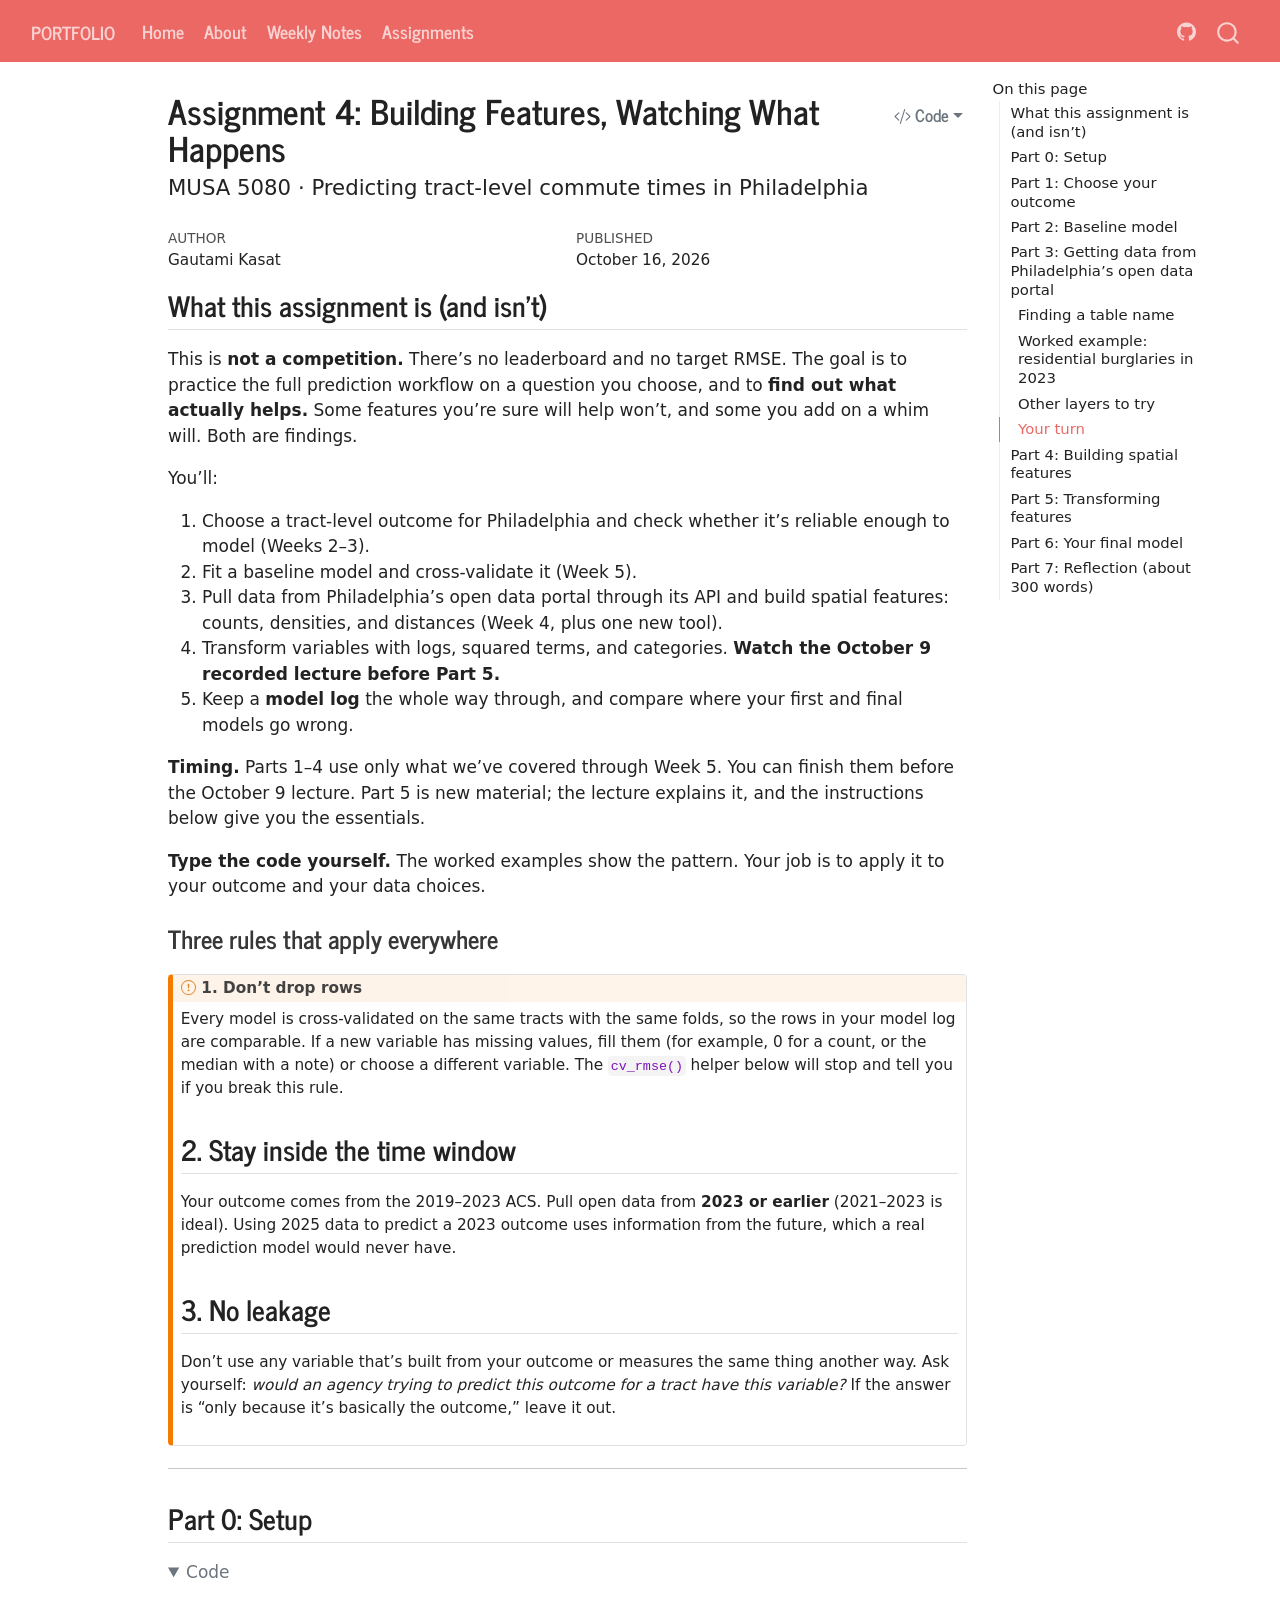
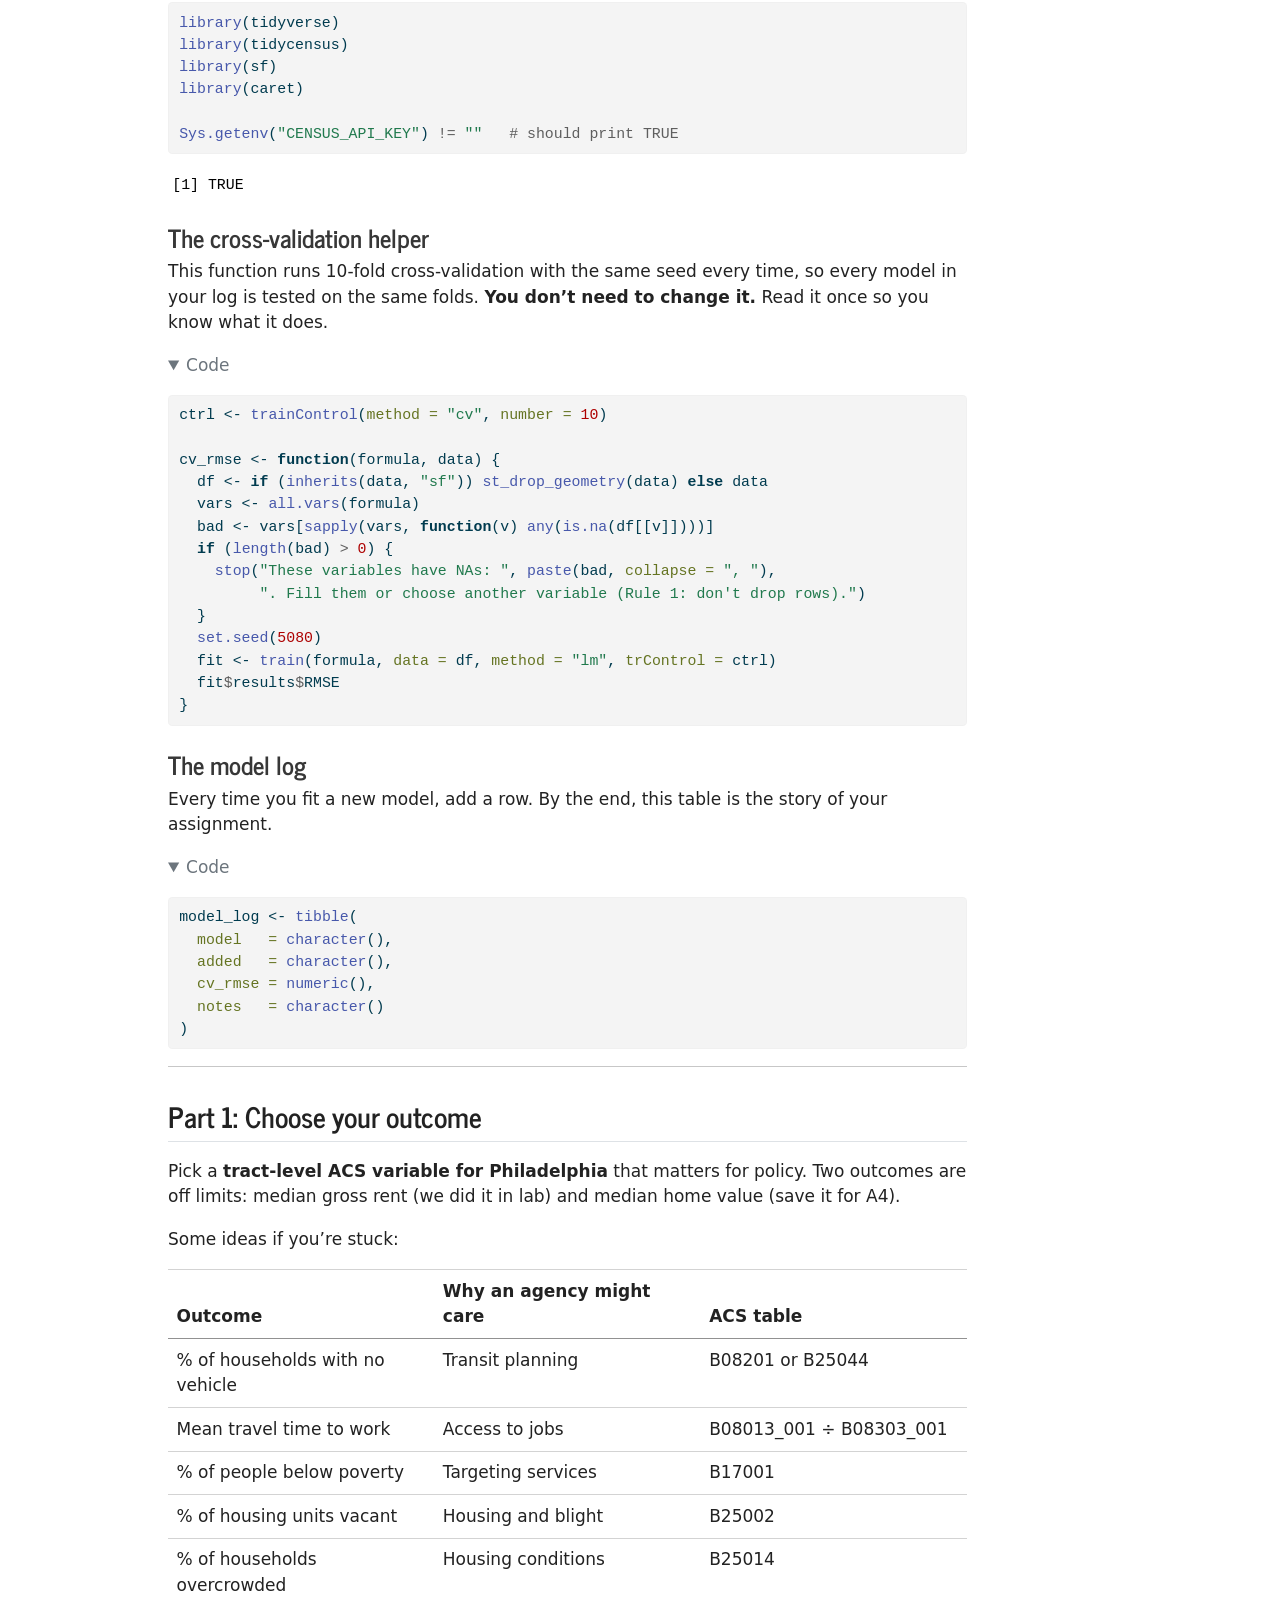
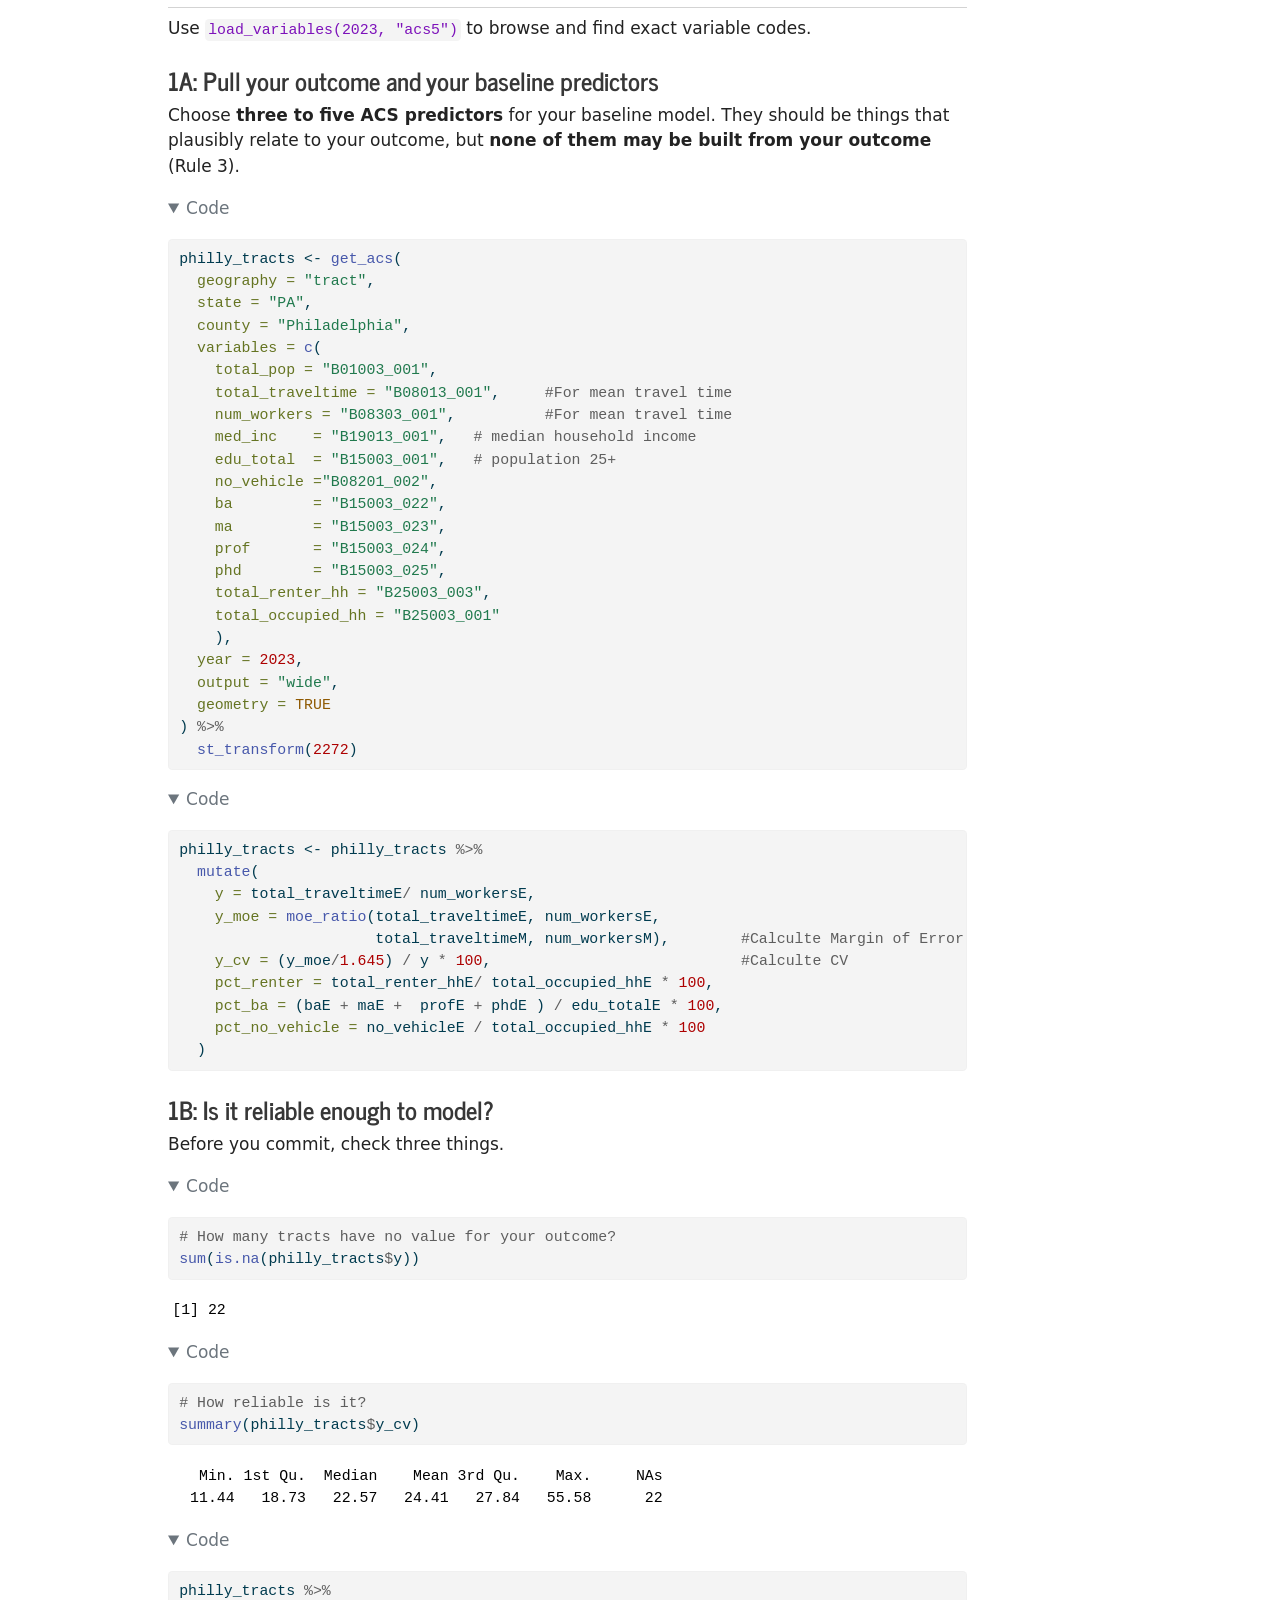
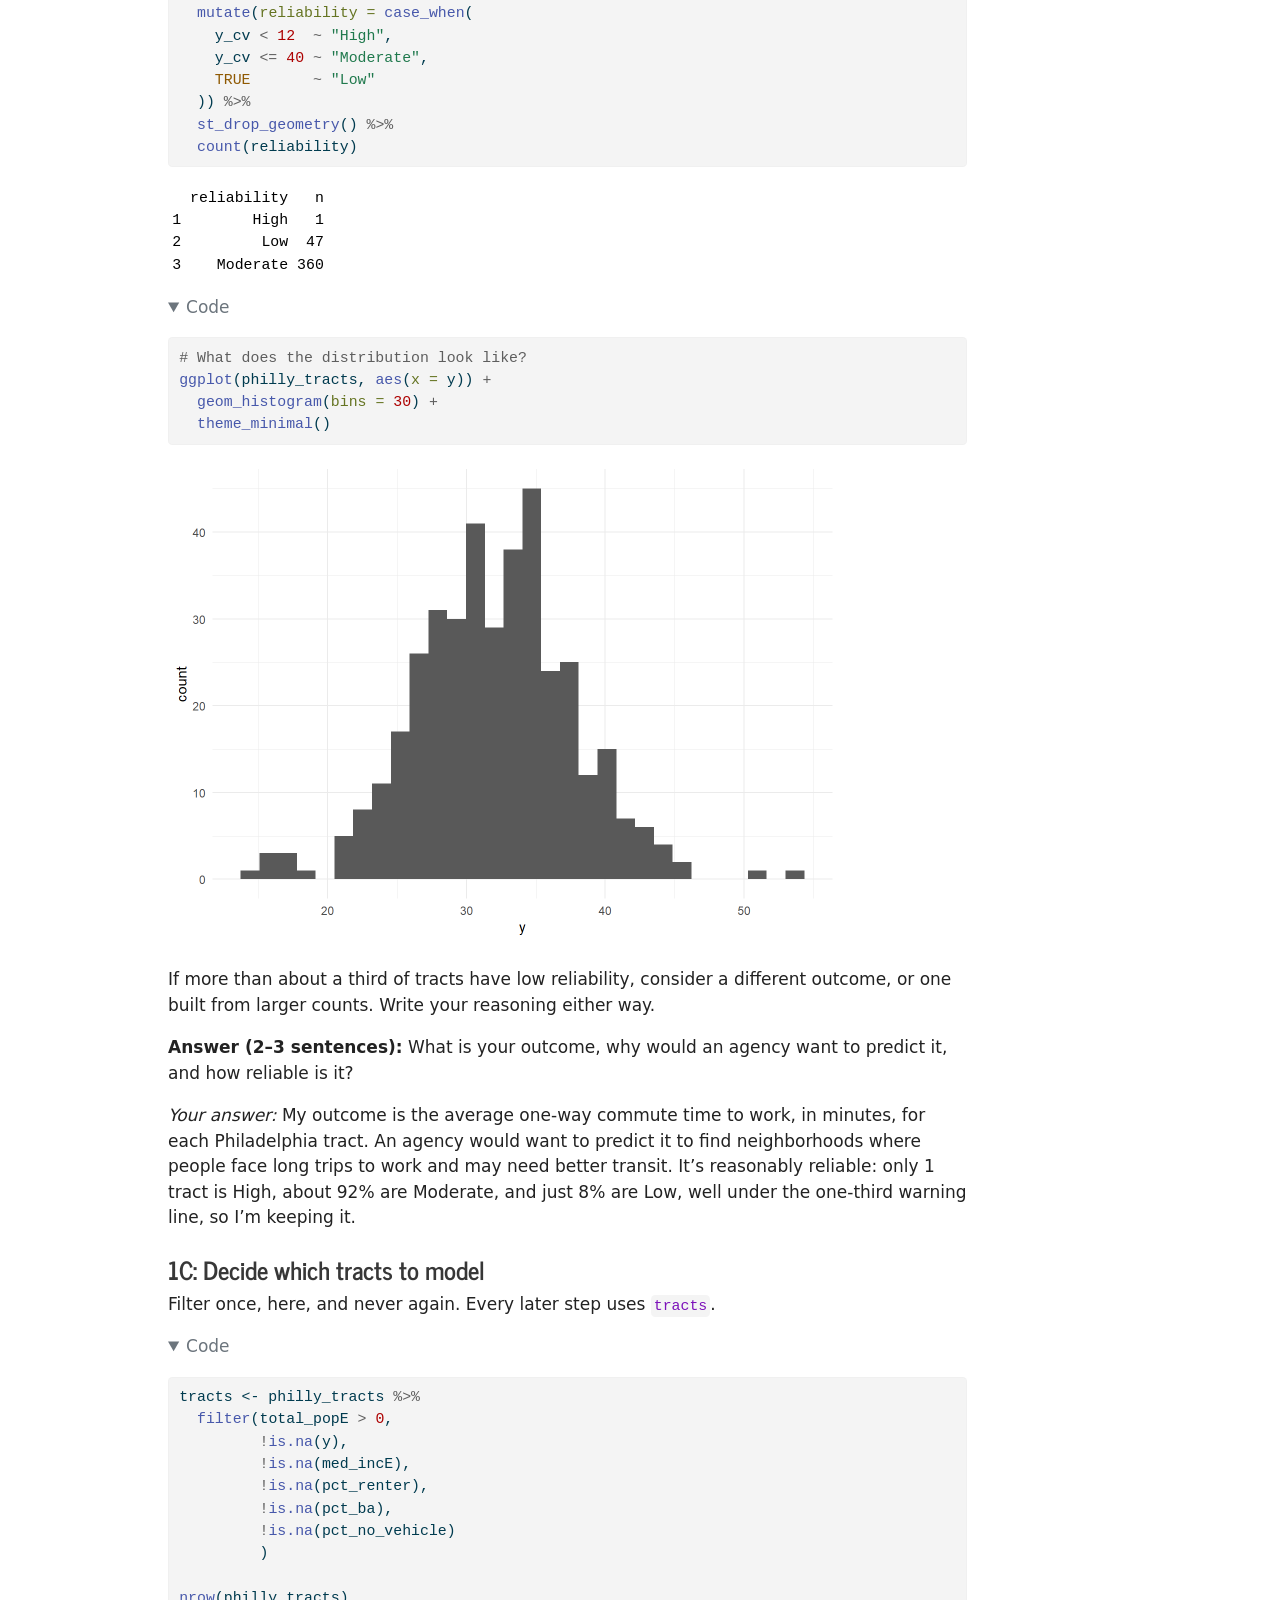
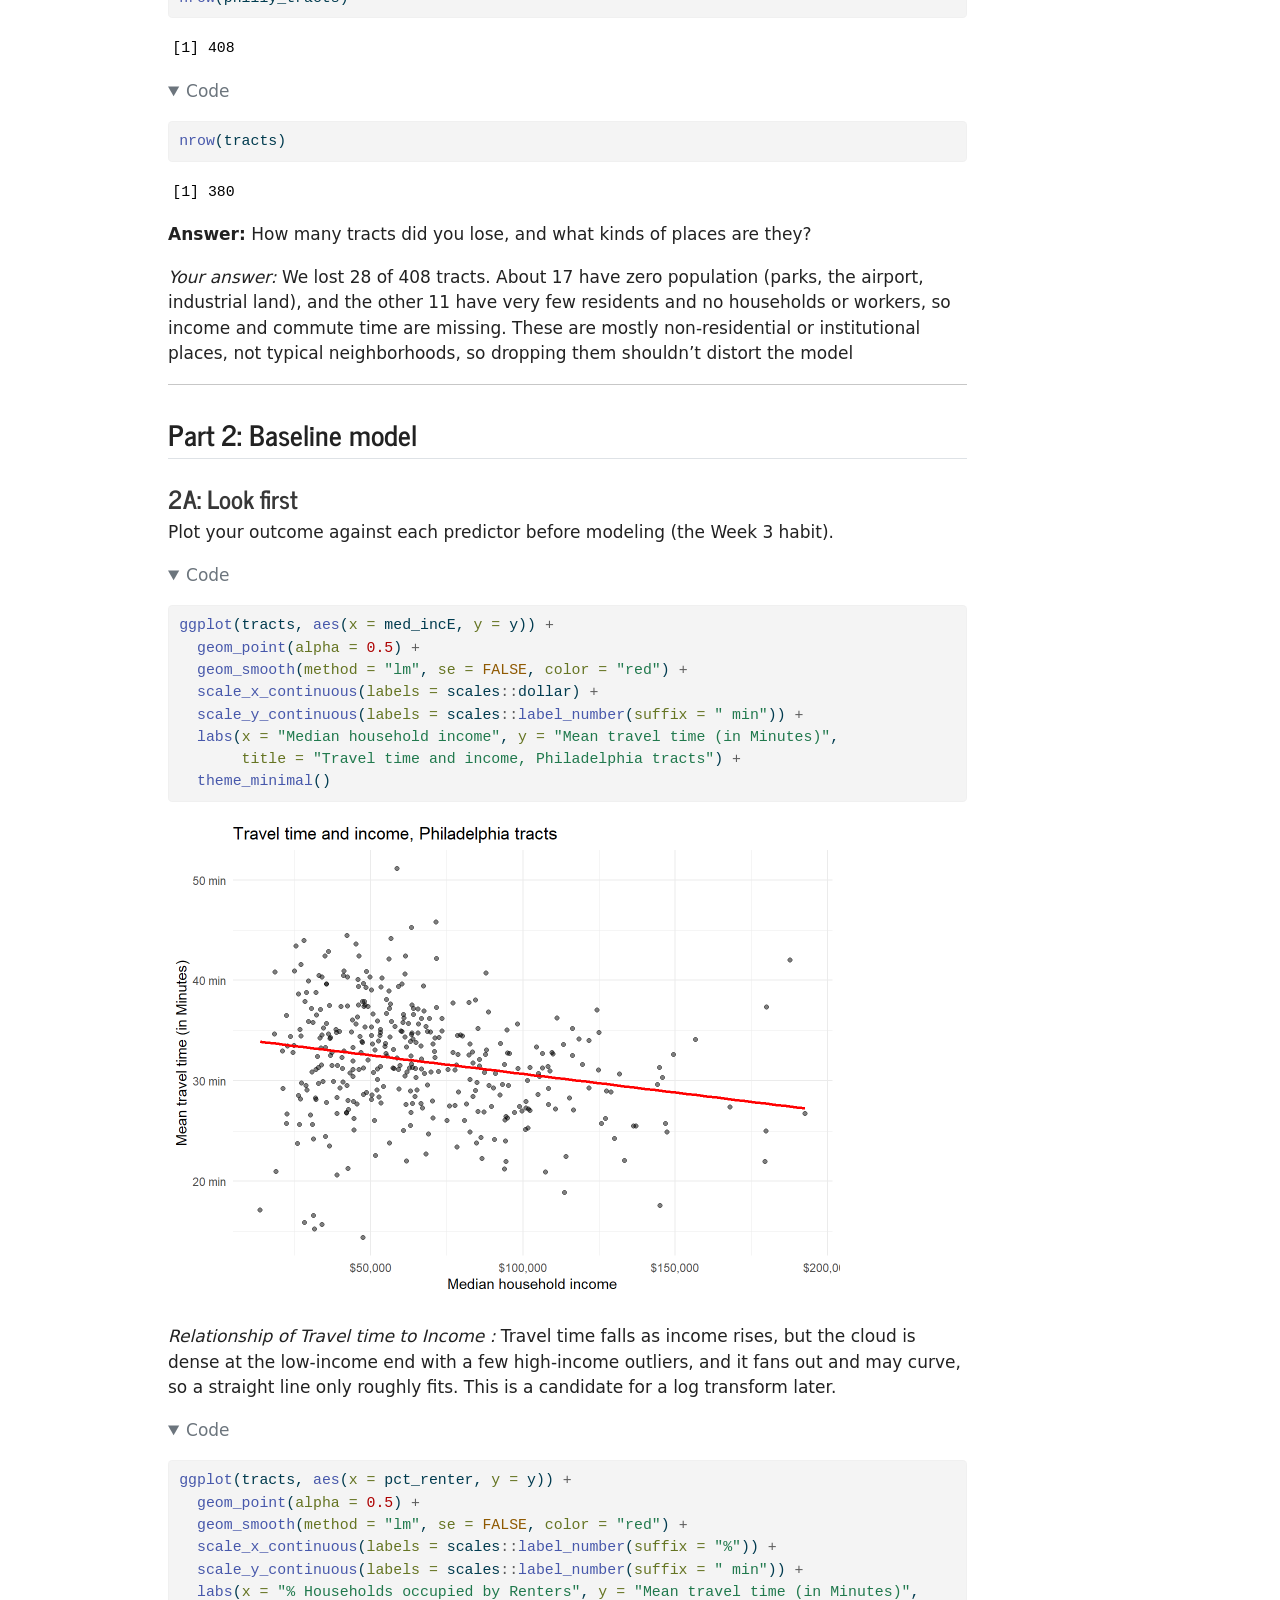
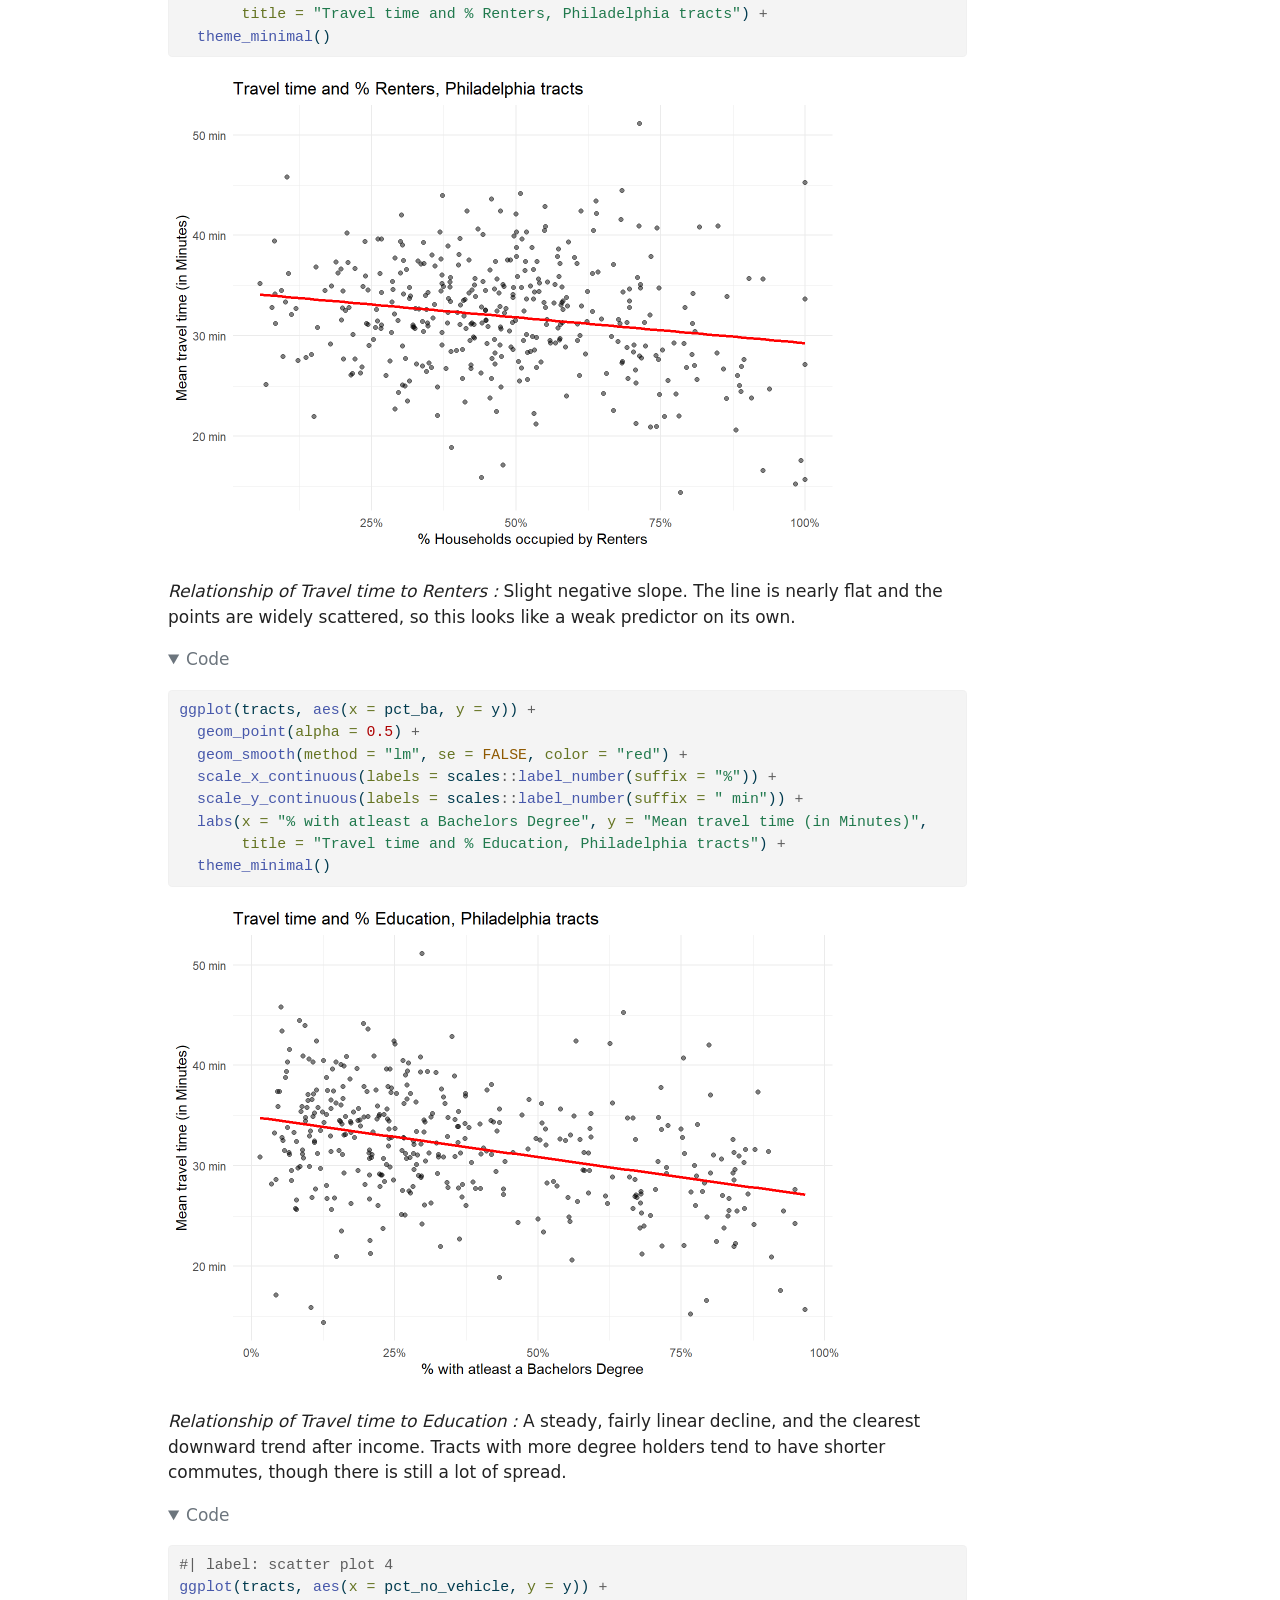
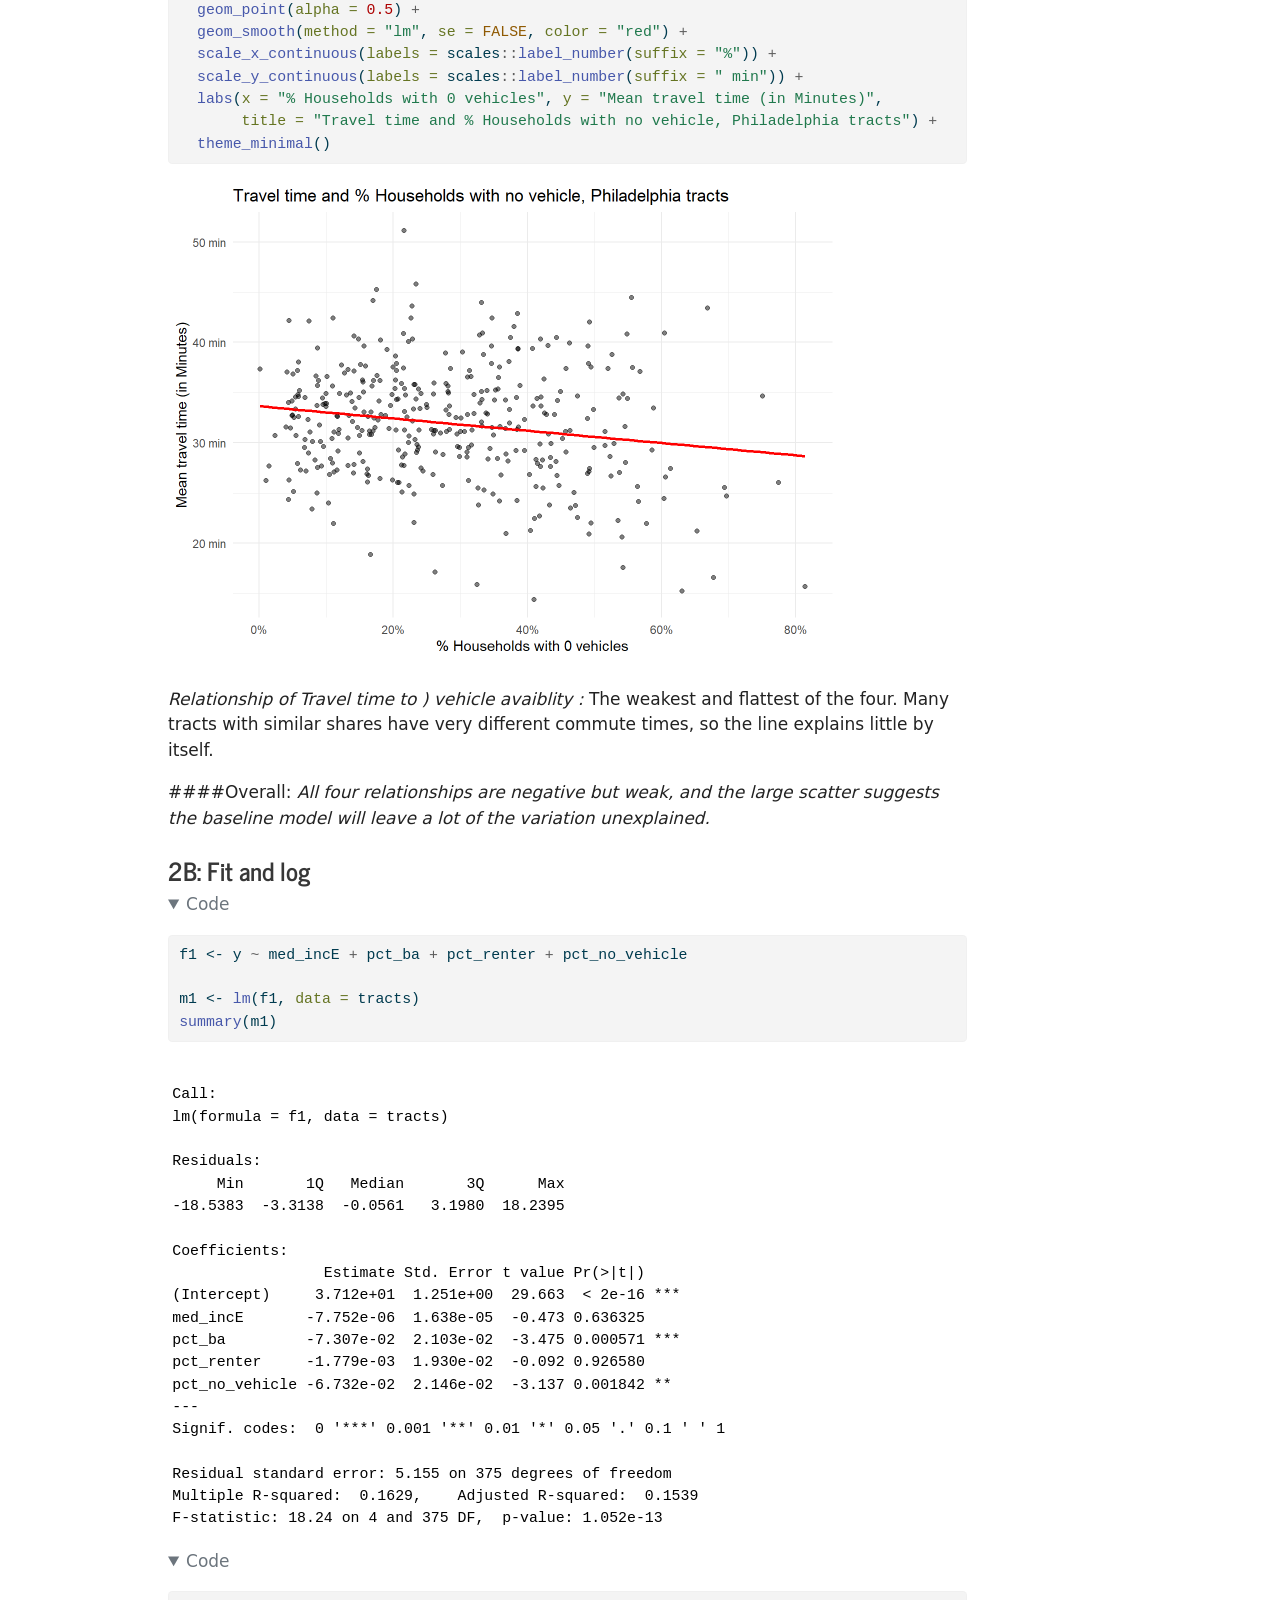
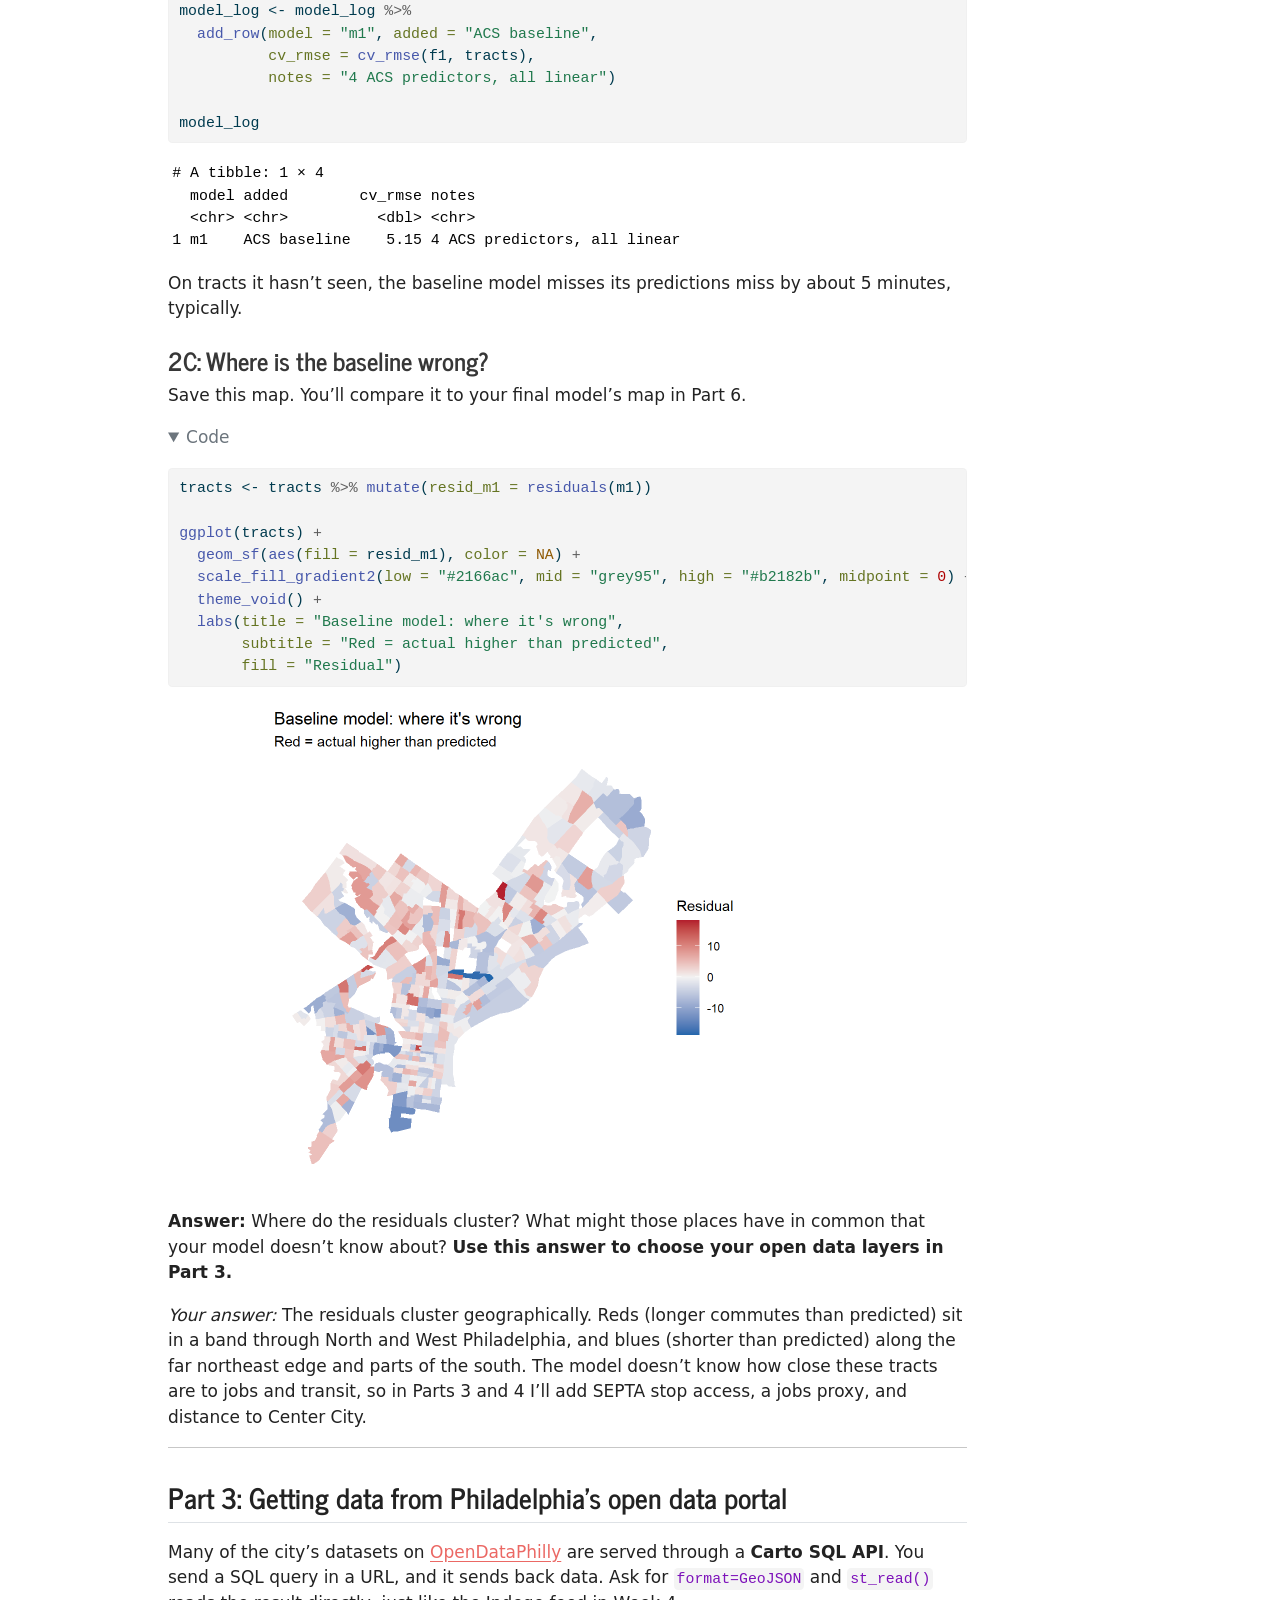
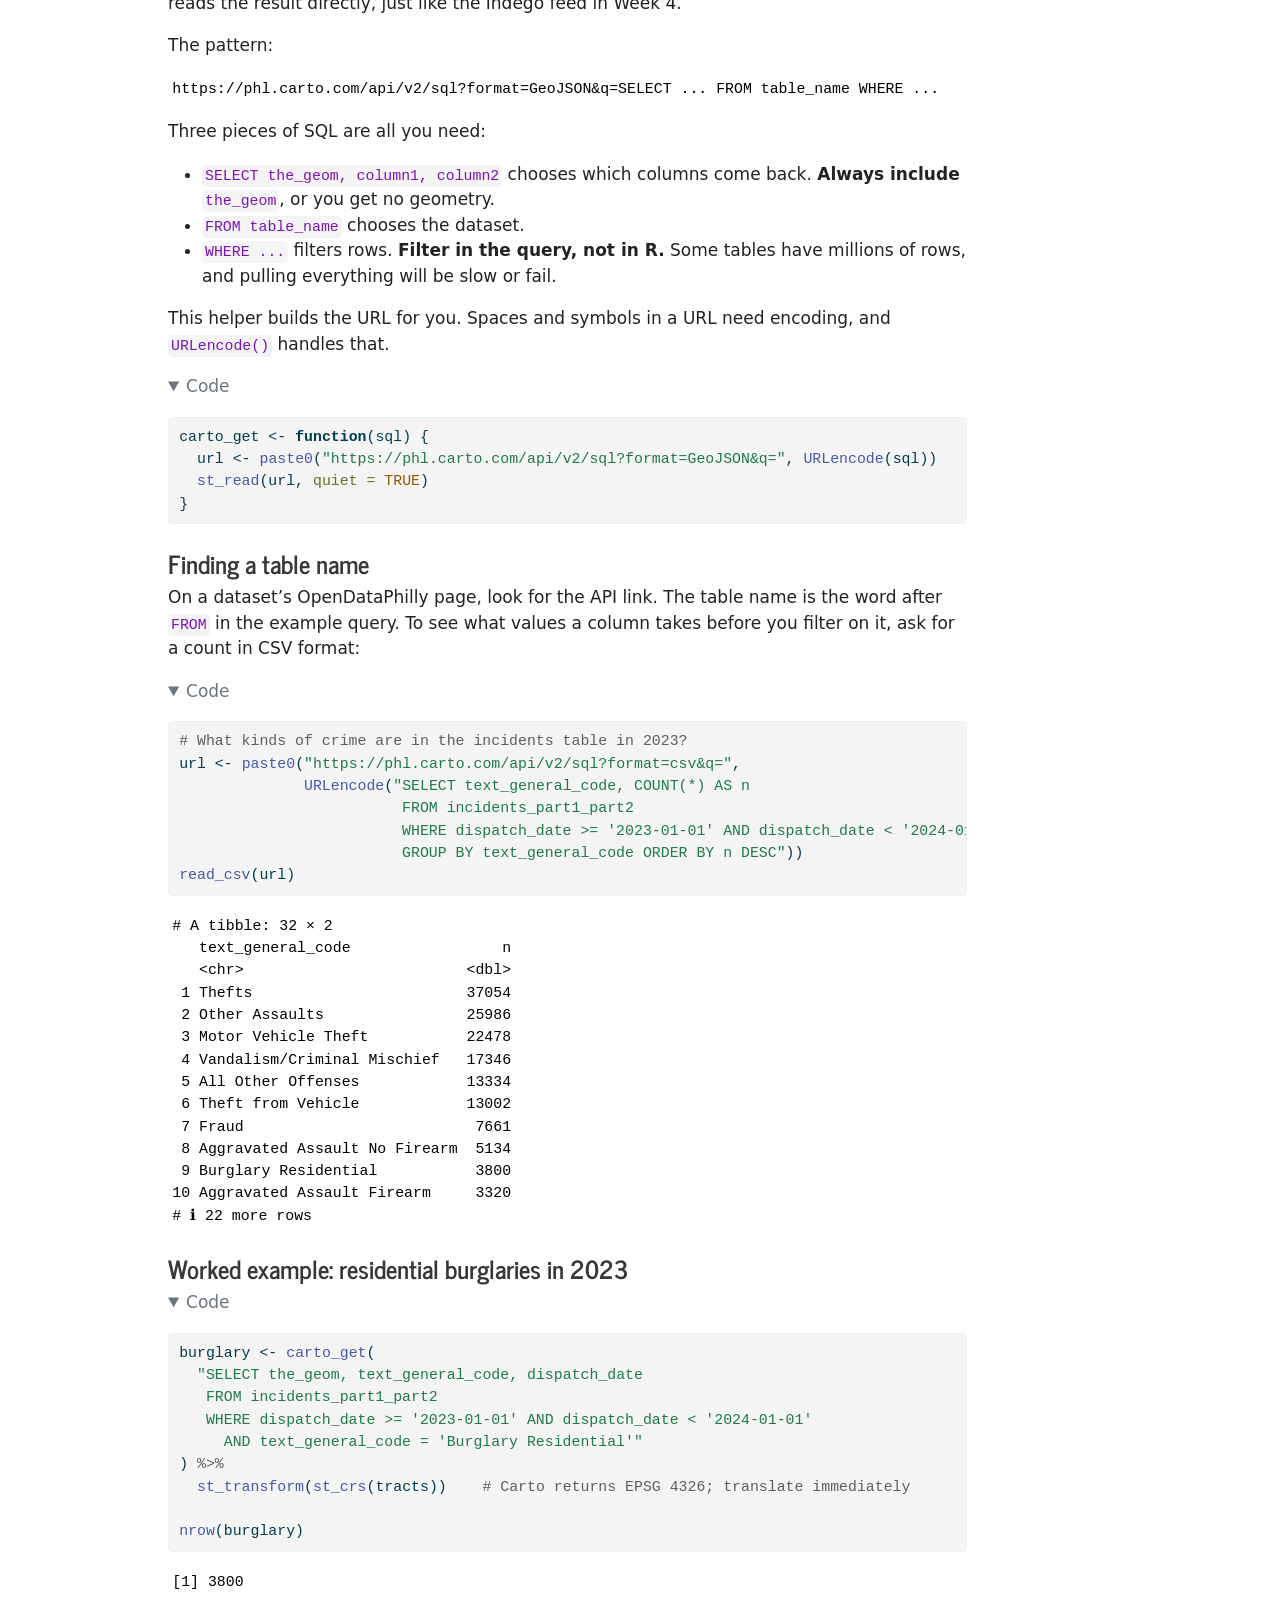
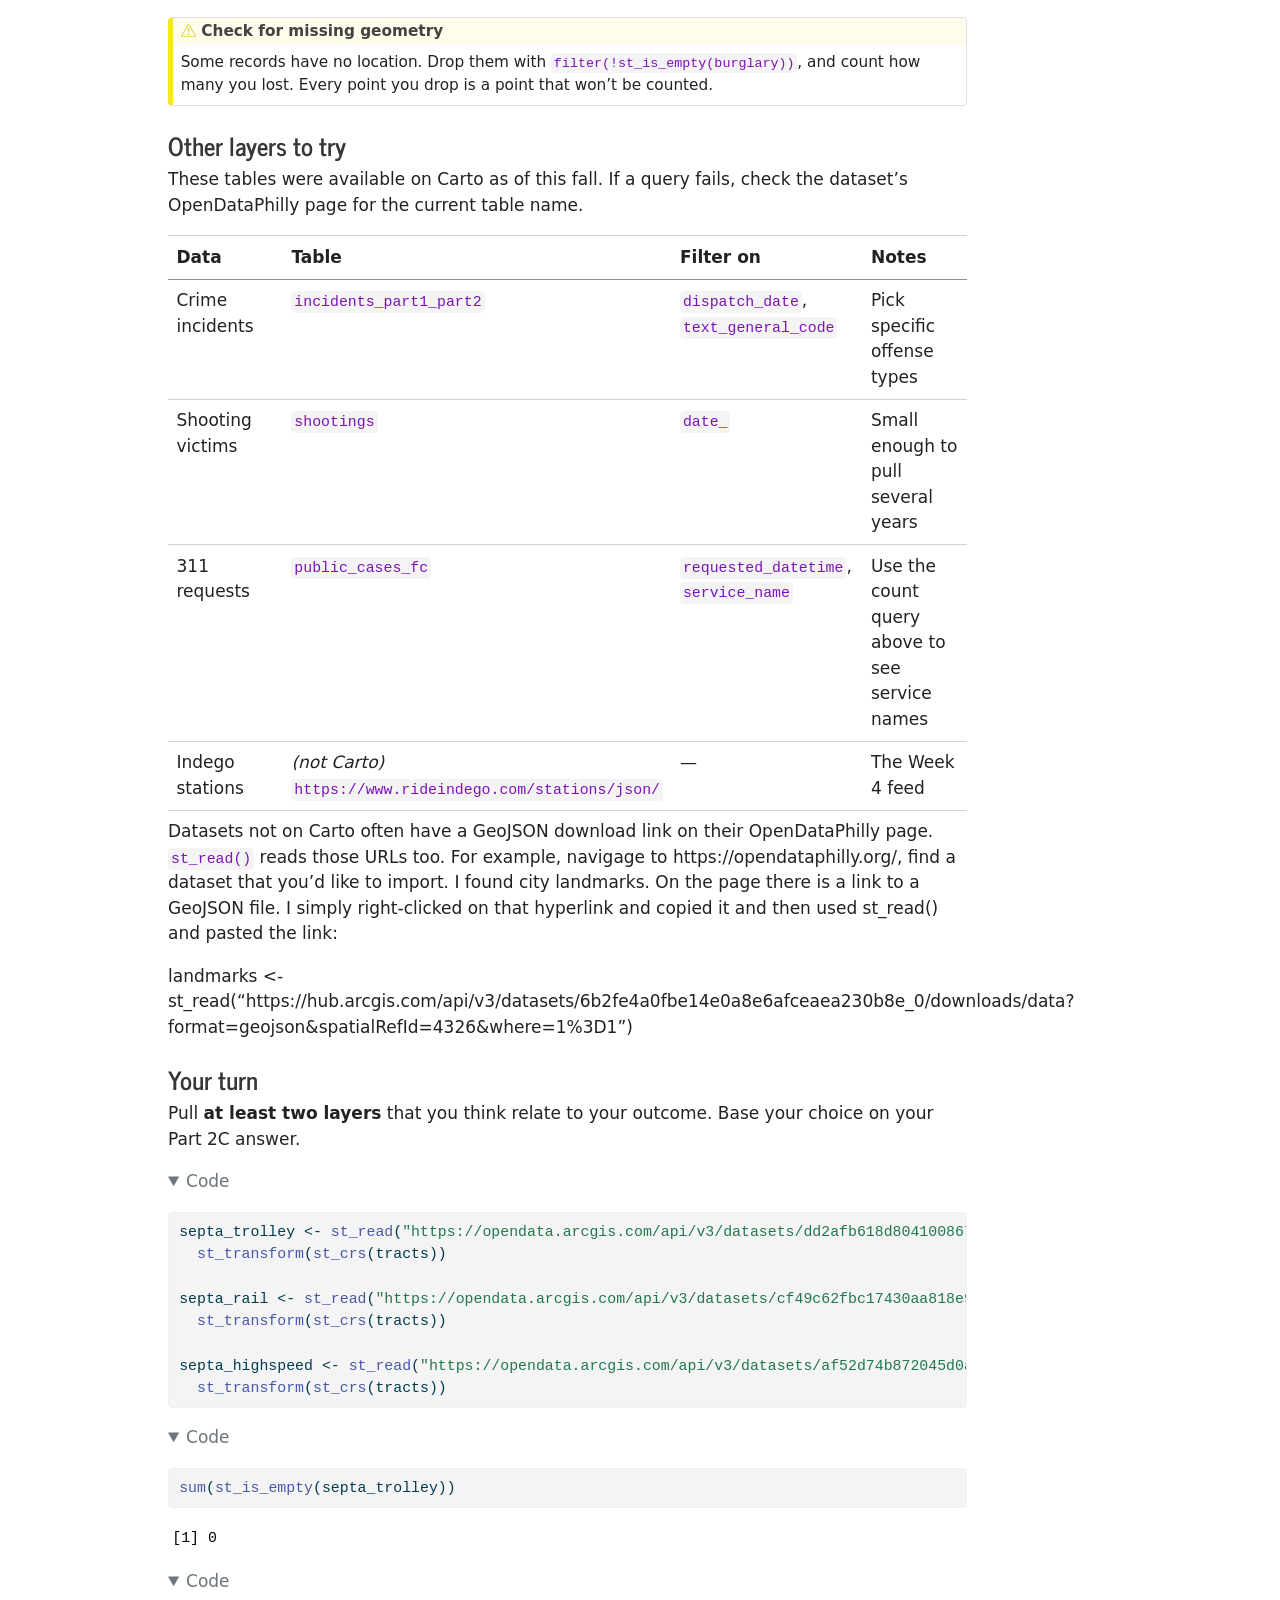
<file: docs/assignments/Kasat_assignment4.html>
<!DOCTYPE html>
<html xmlns="http://www.w3.org/1999/xhtml" lang="en" xml:lang="en"><head>

<meta charset="utf-8">
<meta name="generator" content="quarto-1.10.18">

<meta name="viewport" content="width=device-width, initial-scale=1.0, user-scalable=yes">

<meta name="author" content="Gautami Kasat">
<meta name="dcterms.date" content="2026-10-16">

<title>Assignment 4: Building Features, Watching What Happens – Gautami - MUSA 5080 Portfolio</title>
<style>
/* Default styles provided by pandoc.
** See https://pandoc.org/MANUAL.html#variables-for-html for config info.
*/
span.smallcaps{font-variant: small-caps;}
div.columns{display: flex; gap: 1.5em;}
div.column{flex: auto;}
@media screen {
div.columns{gap: min(4vw, 1.5em);}
div.column{overflow-x: auto;}
}
div.hanging-indent{margin-left: 1.5em; text-indent: -1.5em;}
ul.task-list{list-style: none;}
ul.task-list li input[type="checkbox"] {
  width: 0.8em;
  margin: 0 0.8em 0.2em -1em; /* quarto-specific, see https://github.com/quarto-dev/quarto-cli/issues/4556 */ 
  vertical-align: middle;
}
/* CSS for syntax highlighting */
html { -webkit-text-size-adjust: 100%; }
pre > code.sourceCode { white-space: pre; position: relative; }
pre > code.sourceCode > span { display: inline-block; line-height: 1.25; }
pre > code.sourceCode > span:empty { height: 1.2em; }
.sourceCode { overflow: visible; }
code.sourceCode > span { color: inherit; text-decoration: inherit; }
div.sourceCode { margin: 1em 0; }
pre.sourceCode { margin: 0; }
@media screen {
div.sourceCode { overflow: auto; }
}
@media print {
pre > code.sourceCode { white-space: pre-wrap; }
pre > code.sourceCode > span { text-indent: -5em; padding-left: 5em; }
}
pre.numberSource code
  { counter-reset: source-line 0; }
pre.numberSource code > span
  { position: relative; left: -4em; counter-increment: source-line; }
pre.numberSource code > span > a:first-child::before
  { content: counter(source-line);
    position: relative; left: -1em; text-align: right; vertical-align: baseline;
    border: none; display: inline-block;
    -webkit-touch-callout: none; -webkit-user-select: none;
    -khtml-user-select: none; -moz-user-select: none;
    -ms-user-select: none; user-select: none;
    padding: 0 4px; width: 4em;
  }
pre.numberSource { margin-left: 3em;  padding-left: 4px; }
div.sourceCode
  {   }
@media screen {
pre > code.sourceCode > span > a:first-child::before { text-decoration: underline; }
}
</style>


<script src="../site_libs/quarto-nav/quarto-nav.js"></script>
<script src="../site_libs/quarto-nav/headroom.min.js"></script>
<script src="../site_libs/clipboard/clipboard.min.js"></script>
<script src="../site_libs/quarto-search/autocomplete.umd.js"></script>
<script src="../site_libs/quarto-search/fuse.min.js"></script>
<script src="../site_libs/quarto-search/quarto-search.js"></script>
<meta name="quarto:offset" content="../">
<script src="../site_libs/quarto-html/quarto.js" type="module"></script>
<script src="../site_libs/quarto-html/tabsets/tabsets.js" type="module"></script>
<script src="../site_libs/quarto-html/popper.min.js"></script>
<script src="../site_libs/quarto-html/tippy.umd.min.js"></script>
<script src="../site_libs/quarto-html/anchor.min.js"></script>
<link href="../site_libs/quarto-html/tippy.css" rel="stylesheet">
<link href="../site_libs/quarto-html/quarto-syntax-highlighting-64a204ab8560d761af7679ceaba22944.css" rel="stylesheet" id="quarto-text-highlighting-styles">
<script src="../site_libs/bootstrap/bootstrap.min.js"></script>
<link href="../site_libs/bootstrap/bootstrap-icons.css" rel="stylesheet">
<link href="../site_libs/bootstrap/bootstrap-ffa7aff1ec5c5cca5c5c4a13fb783f1b.min.css" rel="stylesheet" append-hash="true" id="quarto-bootstrap" data-mode="light">
<script id="quarto-search-options" type="application/json">{
  "location": "navbar",
  "copy-button": false,
  "collapse-after": 3,
  "panel-placement": "end",
  "type": "overlay",
  "limit": 50,
  "keyboard-shortcut": [
    "f",
    "/",
    "s"
  ],
  "show-item-context": false,
  "language": {
    "search-no-results-text": "No results",
    "search-matching-documents-text": "matching documents",
    "search-copy-link-title": "Copy link to search",
    "search-hide-matches-text": "Hide additional matches",
    "search-more-match-text": "more match in this document",
    "search-more-matches-text": "more matches in this document",
    "search-clear-button-title": "Clear",
    "search-text-placeholder": "",
    "search-detached-cancel-button-title": "Cancel",
    "search-submit-button-title": "Submit",
    "search-label": "Search"
  }
}</script>


</head>

<body class="nav-fixed quarto-light">

<div id="quarto-search-results"></div>
  <header id="quarto-header" class="headroom fixed-top">
    <nav class="navbar navbar-expand-lg " data-bs-theme="dark">
      <div class="navbar-container container-fluid">
      <div class="navbar-brand-container mx-auto">
    <a class="navbar-brand" href="../index.html">
    <span class="navbar-title">Portfolio</span>
    </a>
  </div>
            <div id="quarto-search" class="" title="Search"></div>
          <button class="navbar-toggler" type="button" data-bs-toggle="collapse" data-bs-target="#navbarCollapse" aria-controls="navbarCollapse" role="menu" aria-expanded="false" aria-label="Toggle navigation" onclick="if (window.quartoToggleHeadroom) { window.quartoToggleHeadroom(); }">
  <span class="navbar-toggler-icon"></span>
</button>
          <div class="collapse navbar-collapse" id="navbarCollapse">
            <ul class="navbar-nav navbar-nav-scroll me-auto">
  <li class="nav-item">
    <a class="nav-link" href="../index.html"> 
<span class="menu-text">Home</span></a>
  </li>  
  <li class="nav-item">
    <a class="nav-link" href="../about.html"> 
<span class="menu-text">About</span></a>
  </li>  
  <li class="nav-item">
    <a class="nav-link" href="../weekly-notes/index.html"> 
<span class="menu-text">Weekly Notes</span></a>
  </li>  
  <li class="nav-item">
    <a class="nav-link" href="../assignments/index.html"> 
<span class="menu-text">Assignments</span></a>
  </li>  
</ul>
            <ul class="navbar-nav navbar-nav-scroll ms-auto">
  <li class="nav-item compact">
    <a class="nav-link" href="https://github.com/gautamik01/MUSA-5080-portfolio"> <i class="bi bi-github" role="img">
</i> 
<span class="menu-text"></span></a>
  </li>  
</ul>
          </div> <!-- /navcollapse -->
            <div class="quarto-navbar-tools">
</div>
      </div> <!-- /container-fluid -->
    </nav>
</header>
<!-- content -->
<div id="quarto-content" class="quarto-container page-columns page-rows-contents page-layout-article page-navbar">
<!-- sidebar -->
<!-- margin-sidebar -->
    <div id="quarto-margin-sidebar" class="sidebar margin-sidebar">
        <nav id="TOC" role="doc-toc" class="toc-active">
    <h2 id="toc-title">On this page</h2>
   
  <ul>
  <li><a href="#what-this-assignment-is-and-isnt" id="toc-what-this-assignment-is-and-isnt" class="nav-link active" data-scroll-target="#what-this-assignment-is-and-isnt">What this assignment is (and isn’t)</a>
  <ul class="collapse">
  <li><a href="#three-rules-that-apply-everywhere" id="toc-three-rules-that-apply-everywhere" class="nav-link" data-scroll-target="#three-rules-that-apply-everywhere">Three rules that apply everywhere</a></li>
  </ul></li>
  <li><a href="#part-0-setup" id="toc-part-0-setup" class="nav-link" data-scroll-target="#part-0-setup">Part 0: Setup</a>
  <ul class="collapse">
  <li><a href="#the-cross-validation-helper" id="toc-the-cross-validation-helper" class="nav-link" data-scroll-target="#the-cross-validation-helper">The cross-validation helper</a></li>
  <li><a href="#the-model-log" id="toc-the-model-log" class="nav-link" data-scroll-target="#the-model-log">The model log</a></li>
  </ul></li>
  <li><a href="#part-1-choose-your-outcome" id="toc-part-1-choose-your-outcome" class="nav-link" data-scroll-target="#part-1-choose-your-outcome">Part 1: Choose your outcome</a>
  <ul class="collapse">
  <li><a href="#a-pull-your-outcome-and-your-baseline-predictors" id="toc-a-pull-your-outcome-and-your-baseline-predictors" class="nav-link" data-scroll-target="#a-pull-your-outcome-and-your-baseline-predictors">1A: Pull your outcome and your baseline predictors</a></li>
  <li><a href="#b-is-it-reliable-enough-to-model" id="toc-b-is-it-reliable-enough-to-model" class="nav-link" data-scroll-target="#b-is-it-reliable-enough-to-model">1B: Is it reliable enough to model?</a></li>
  <li><a href="#c-decide-which-tracts-to-model" id="toc-c-decide-which-tracts-to-model" class="nav-link" data-scroll-target="#c-decide-which-tracts-to-model">1C: Decide which tracts to model</a></li>
  </ul></li>
  <li><a href="#part-2-baseline-model" id="toc-part-2-baseline-model" class="nav-link" data-scroll-target="#part-2-baseline-model">Part 2: Baseline model</a>
  <ul class="collapse">
  <li><a href="#a-look-first" id="toc-a-look-first" class="nav-link" data-scroll-target="#a-look-first">2A: Look first</a></li>
  <li><a href="#b-fit-and-log" id="toc-b-fit-and-log" class="nav-link" data-scroll-target="#b-fit-and-log">2B: Fit and log</a></li>
  <li><a href="#c-where-is-the-baseline-wrong" id="toc-c-where-is-the-baseline-wrong" class="nav-link" data-scroll-target="#c-where-is-the-baseline-wrong">2C: Where is the baseline wrong?</a></li>
  </ul></li>
  <li><a href="#part-3-getting-data-from-philadelphias-open-data-portal" id="toc-part-3-getting-data-from-philadelphias-open-data-portal" class="nav-link" data-scroll-target="#part-3-getting-data-from-philadelphias-open-data-portal">Part 3: Getting data from Philadelphia’s open data portal</a>
  <ul class="collapse">
  <li><a href="#finding-a-table-name" id="toc-finding-a-table-name" class="nav-link" data-scroll-target="#finding-a-table-name">Finding a table name</a></li>
  <li><a href="#worked-example-residential-burglaries-in-2023" id="toc-worked-example-residential-burglaries-in-2023" class="nav-link" data-scroll-target="#worked-example-residential-burglaries-in-2023">Worked example: residential burglaries in 2023</a></li>
  <li><a href="#other-layers-to-try" id="toc-other-layers-to-try" class="nav-link" data-scroll-target="#other-layers-to-try">Other layers to try</a></li>
  <li><a href="#your-turn" id="toc-your-turn" class="nav-link" data-scroll-target="#your-turn">Your turn</a></li>
  </ul></li>
  <li><a href="#part-4-building-spatial-features" id="toc-part-4-building-spatial-features" class="nav-link" data-scroll-target="#part-4-building-spatial-features">Part 4: Building spatial features</a>
  <ul class="collapse">
  <li><a href="#a-counting" id="toc-a-counting" class="nav-link" data-scroll-target="#a-counting">4A: Counting</a></li>
  <li><a href="#b-density-dont-skip-this" id="toc-b-density-dont-skip-this" class="nav-link" data-scroll-target="#b-density-dont-skip-this">4B: Density: don’t skip this</a></li>
  <li><a href="#c-measuring-distance-to-the-nearest-thing" id="toc-c-measuring-distance-to-the-nearest-thing" class="nav-link" data-scroll-target="#c-measuring-distance-to-the-nearest-thing">4C: Measuring distance to the nearest thing</a></li>
  <li><a href="#d-measuring-distance-to-one-place" id="toc-d-measuring-distance-to-one-place" class="nav-link" data-scroll-target="#d-measuring-distance-to-one-place">4D: Measuring distance to one place</a></li>
  <li><a href="#e-your-turn" id="toc-e-your-turn" class="nav-link" data-scroll-target="#e-your-turn">4E: Your turn</a></li>
  </ul></li>
  <li><a href="#part-5-transforming-features" id="toc-part-5-transforming-features" class="nav-link" data-scroll-target="#part-5-transforming-features">Part 5: Transforming features</a>
  <ul class="collapse">
  <li><a href="#a-logs-for-skewed-predictors" id="toc-a-logs-for-skewed-predictors" class="nav-link" data-scroll-target="#a-logs-for-skewed-predictors">5A: Logs, for skewed predictors</a></li>
  <li><a href="#b-squared-terms-for-curves" id="toc-b-squared-terms-for-curves" class="nav-link" data-scroll-target="#b-squared-terms-for-curves">5B: Squared terms, for curves</a></li>
  <li><a href="#c-categorical-variables" id="toc-c-categorical-variables" class="nav-link" data-scroll-target="#c-categorical-variables">5C: Categorical variables</a></li>
  <li><a href="#d-your-turn" id="toc-d-your-turn" class="nav-link" data-scroll-target="#d-your-turn">5D: Your turn</a></li>
  </ul></li>
  <li><a href="#part-6-your-final-model" id="toc-part-6-your-final-model" class="nav-link" data-scroll-target="#part-6-your-final-model">Part 6: Your final model</a>
  <ul class="collapse">
  <li><a href="#where-is-the-final-model-wrong" id="toc-where-is-the-final-model-wrong" class="nav-link" data-scroll-target="#where-is-the-final-model-wrong">Where is the final model wrong?</a></li>
  <li><a href="#are-the-biggest-misses-in-the-least-reliable-tracts" id="toc-are-the-biggest-misses-in-the-least-reliable-tracts" class="nav-link" data-scroll-target="#are-the-biggest-misses-in-the-least-reliable-tracts">Are the biggest misses in the least reliable tracts?</a></li>
  </ul></li>
  <li><a href="#part-7-reflection-about-300-words" id="toc-part-7-reflection-about-300-words" class="nav-link" data-scroll-target="#part-7-reflection-about-300-words">Part 7: Reflection (about 300 words)</a></li>
  </ul>
</nav>
    </div>
<!-- main -->
<main class="content" id="quarto-document-content">

<header id="title-block-header" class="quarto-title-block default">
<div class="quarto-title">
<div class="quarto-title-block"><div><h1 class="title">Assignment 4: Building Features, Watching What Happens</h1><button type="button" class="btn code-tools-button dropdown-toggle" id="quarto-code-tools-menu" data-bs-toggle="dropdown" aria-expanded="false"><i class="bi"></i> Code</button><ul class="dropdown-menu dropdown-menu-end" aria-labelelledby="quarto-code-tools-menu"><li><a id="quarto-show-all-code" class="dropdown-item" href="javascript:void(0)" role="button">Show All Code</a></li><li><a id="quarto-hide-all-code" class="dropdown-item" href="javascript:void(0)" role="button">Hide All Code</a></li><li><hr class="dropdown-divider"></li><li><a id="quarto-view-source" class="dropdown-item" href="javascript:void(0)" role="button">View Source</a></li></ul></div></div>
<p class="subtitle lead">MUSA 5080 · Predicting tract-level commute times in Philadelphia</p>
</div>



<div class="quarto-title-meta">

    <div>
    <div class="quarto-title-meta-heading">Author</div>
    <div class="quarto-title-meta-contents">
             <p>Gautami Kasat </p>
          </div>
  </div>
    
    <div>
    <div class="quarto-title-meta-heading">Published</div>
    <div class="quarto-title-meta-contents">
      <p class="date">October 16, 2026</p>
    </div>
  </div>
  
    
  </div>
  


</header>


<section id="what-this-assignment-is-and-isnt" class="level2">
<h2 class="anchored" data-anchor-id="what-this-assignment-is-and-isnt">What this assignment is (and isn’t)</h2>
<p>This is <strong>not a competition.</strong> There’s no leaderboard and no target RMSE. The goal is to practice the full prediction workflow on a question you choose, and to <strong>find out what actually helps.</strong> Some features you’re sure will help won’t, and some you add on a whim will. Both are findings.</p>
<p>You’ll:</p>
<ol type="1">
<li>Choose a tract-level outcome for Philadelphia and check whether it’s reliable enough to model (Weeks 2–3).</li>
<li>Fit a baseline model and cross-validate it (Week 5).</li>
<li>Pull data from Philadelphia’s open data portal through its API and build spatial features: counts, densities, and distances (Week 4, plus one new tool).</li>
<li>Transform variables with logs, squared terms, and categories. <strong>Watch the October 9 recorded lecture before Part 5.</strong></li>
<li>Keep a <strong>model log</strong> the whole way through, and compare where your first and final models go wrong.</li>
</ol>
<p><strong>Timing.</strong> Parts 1–4 use only what we’ve covered through Week 5. You can finish them before the October 9 lecture. Part 5 is new material; the lecture explains it, and the instructions below give you the essentials.</p>
<p><strong>Type the code yourself.</strong> The worked examples show the pattern. Your job is to apply it to your outcome and your data choices.</p>
<section id="three-rules-that-apply-everywhere" class="level3">
<h3 class="anchored">Three rules that apply everywhere</h3>
<div class="callout callout-style-default callout-important callout-titled">
<div class="callout-header d-flex align-content-center">
<div class="callout-icon-container">
<i class="callout-icon"></i>
</div>
<div class="callout-title-container flex-fill">
<span class="screen-reader-only">Important</span>1. Don’t drop rows
</div>
</div>
<div class="callout-body-container callout-body">
<p>Every model is cross-validated on the same tracts with the same folds, so the rows in your model log are comparable. If a new variable has missing values, fill them (for example, 0 for a count, or the median with a note) or choose a different variable. The <code>cv_rmse()</code> helper below will stop and tell you if you break this rule.</p>
<section id="stay-inside-the-time-window" class="level2">
<h2 class="anchored" data-anchor-id="stay-inside-the-time-window">2. Stay inside the time window</h2>
<p>Your outcome comes from the 2019–2023 ACS. Pull open data from <strong>2023 or earlier</strong> (2021–2023 is ideal). Using 2025 data to predict a 2023 outcome uses information from the future, which a real prediction model would never have.</p>
</section>
<section id="no-leakage" class="level2">
<h2 class="anchored" data-anchor-id="no-leakage">3. No leakage</h2>
<p>Don’t use any variable that’s built from your outcome or measures the same thing another way. Ask yourself: <em>would an agency trying to predict this outcome for a tract have this variable?</em> If the answer is “only because it’s basically the outcome,” leave it out.</p>
</section>
</div>
</div>
<hr>
</section>
</section>
<section id="part-0-setup" class="level2">
<h2 class="anchored" data-anchor-id="part-0-setup">Part 0: Setup</h2>
<div class="cell">
<details open="" class="code-fold">
<summary>Code</summary>
<div class="code-copy-outer-scaffold"><div class="sourceCode cell-code" id="cb1"><pre class="sourceCode r code-with-copy"><code class="sourceCode r"><span id="cb1-1"><a href="#cb1-1" aria-hidden="true" tabindex="-1"></a><span class="fu">library</span>(tidyverse)</span>
<span id="cb1-2"><a href="#cb1-2" aria-hidden="true" tabindex="-1"></a><span class="fu">library</span>(tidycensus)</span>
<span id="cb1-3"><a href="#cb1-3" aria-hidden="true" tabindex="-1"></a><span class="fu">library</span>(sf)</span>
<span id="cb1-4"><a href="#cb1-4" aria-hidden="true" tabindex="-1"></a><span class="fu">library</span>(caret)</span>
<span id="cb1-5"><a href="#cb1-5" aria-hidden="true" tabindex="-1"></a></span>
<span id="cb1-6"><a href="#cb1-6" aria-hidden="true" tabindex="-1"></a><span class="fu">Sys.getenv</span>(<span class="st">"CENSUS_API_KEY"</span>) <span class="sc">!=</span> <span class="st">""</span>   <span class="co"># should print TRUE</span></span></code></pre></div><button title="Copy to Clipboard" class="code-copy-button"><i class="bi"></i></button></div>
</details>
<div class="cell-output cell-output-stdout">
<pre><code>[1] TRUE</code></pre>
</div>
</div>
<section id="the-cross-validation-helper" class="level3">
<h3 class="anchored" data-anchor-id="the-cross-validation-helper">The cross-validation helper</h3>
<p>This function runs 10-fold cross-validation with the same seed every time, so every model in your log is tested on the same folds. <strong>You don’t need to change it.</strong> Read it once so you know what it does.</p>
<div class="cell">
<details open="" class="code-fold">
<summary>Code</summary>
<div class="code-copy-outer-scaffold"><div class="sourceCode cell-code" id="cb3"><pre class="sourceCode r code-with-copy"><code class="sourceCode r"><span id="cb3-1"><a href="#cb3-1" aria-hidden="true" tabindex="-1"></a>ctrl <span class="ot">&lt;-</span> <span class="fu">trainControl</span>(<span class="at">method =</span> <span class="st">"cv"</span>, <span class="at">number =</span> <span class="dv">10</span>)</span>
<span id="cb3-2"><a href="#cb3-2" aria-hidden="true" tabindex="-1"></a></span>
<span id="cb3-3"><a href="#cb3-3" aria-hidden="true" tabindex="-1"></a>cv_rmse <span class="ot">&lt;-</span> <span class="cf">function</span>(formula, data) {</span>
<span id="cb3-4"><a href="#cb3-4" aria-hidden="true" tabindex="-1"></a>  df <span class="ot">&lt;-</span> <span class="cf">if</span> (<span class="fu">inherits</span>(data, <span class="st">"sf"</span>)) <span class="fu">st_drop_geometry</span>(data) <span class="cf">else</span> data</span>
<span id="cb3-5"><a href="#cb3-5" aria-hidden="true" tabindex="-1"></a>  vars <span class="ot">&lt;-</span> <span class="fu">all.vars</span>(formula)</span>
<span id="cb3-6"><a href="#cb3-6" aria-hidden="true" tabindex="-1"></a>  bad <span class="ot">&lt;-</span> vars[<span class="fu">sapply</span>(vars, <span class="cf">function</span>(v) <span class="fu">any</span>(<span class="fu">is.na</span>(df[[v]])))]</span>
<span id="cb3-7"><a href="#cb3-7" aria-hidden="true" tabindex="-1"></a>  <span class="cf">if</span> (<span class="fu">length</span>(bad) <span class="sc">&gt;</span> <span class="dv">0</span>) {</span>
<span id="cb3-8"><a href="#cb3-8" aria-hidden="true" tabindex="-1"></a>    <span class="fu">stop</span>(<span class="st">"These variables have NAs: "</span>, <span class="fu">paste</span>(bad, <span class="at">collapse =</span> <span class="st">", "</span>),</span>
<span id="cb3-9"><a href="#cb3-9" aria-hidden="true" tabindex="-1"></a>         <span class="st">". Fill them or choose another variable (Rule 1: don't drop rows)."</span>)</span>
<span id="cb3-10"><a href="#cb3-10" aria-hidden="true" tabindex="-1"></a>  }</span>
<span id="cb3-11"><a href="#cb3-11" aria-hidden="true" tabindex="-1"></a>  <span class="fu">set.seed</span>(<span class="dv">5080</span>)</span>
<span id="cb3-12"><a href="#cb3-12" aria-hidden="true" tabindex="-1"></a>  fit <span class="ot">&lt;-</span> <span class="fu">train</span>(formula, <span class="at">data =</span> df, <span class="at">method =</span> <span class="st">"lm"</span>, <span class="at">trControl =</span> ctrl)</span>
<span id="cb3-13"><a href="#cb3-13" aria-hidden="true" tabindex="-1"></a>  fit<span class="sc">$</span>results<span class="sc">$</span>RMSE</span>
<span id="cb3-14"><a href="#cb3-14" aria-hidden="true" tabindex="-1"></a>}</span></code></pre></div><button title="Copy to Clipboard" class="code-copy-button"><i class="bi"></i></button></div>
</details>
</div>
</section>
<section id="the-model-log" class="level3">
<h3 class="anchored" data-anchor-id="the-model-log">The model log</h3>
<p>Every time you fit a new model, add a row. By the end, this table is the story of your assignment.</p>
<div class="cell">
<details open="" class="code-fold">
<summary>Code</summary>
<div class="code-copy-outer-scaffold"><div class="sourceCode cell-code" id="cb4"><pre class="sourceCode r code-with-copy"><code class="sourceCode r"><span id="cb4-1"><a href="#cb4-1" aria-hidden="true" tabindex="-1"></a>model_log <span class="ot">&lt;-</span> <span class="fu">tibble</span>(</span>
<span id="cb4-2"><a href="#cb4-2" aria-hidden="true" tabindex="-1"></a>  <span class="at">model   =</span> <span class="fu">character</span>(),</span>
<span id="cb4-3"><a href="#cb4-3" aria-hidden="true" tabindex="-1"></a>  <span class="at">added   =</span> <span class="fu">character</span>(),</span>
<span id="cb4-4"><a href="#cb4-4" aria-hidden="true" tabindex="-1"></a>  <span class="at">cv_rmse =</span> <span class="fu">numeric</span>(),</span>
<span id="cb4-5"><a href="#cb4-5" aria-hidden="true" tabindex="-1"></a>  <span class="at">notes   =</span> <span class="fu">character</span>()</span>
<span id="cb4-6"><a href="#cb4-6" aria-hidden="true" tabindex="-1"></a>)</span></code></pre></div><button title="Copy to Clipboard" class="code-copy-button"><i class="bi"></i></button></div>
</details>
</div>
<hr>
</section>
</section>
<section id="part-1-choose-your-outcome" class="level2">
<h2 class="anchored" data-anchor-id="part-1-choose-your-outcome">Part 1: Choose your outcome</h2>
<p>Pick a <strong>tract-level ACS variable for Philadelphia</strong> that matters for policy. Two outcomes are off limits: median gross rent (we did it in lab) and median home value (save it for A4).</p>
<p>Some ideas if you’re stuck:</p>
<table class="caption-top table">
<colgroup>
<col style="width: 33%">
<col style="width: 33%">
<col style="width: 33%">
</colgroup>
<thead>
<tr class="header">
<th>Outcome</th>
<th>Why an agency might care</th>
<th>ACS table</th>
</tr>
</thead>
<tbody>
<tr class="odd">
<td>% of households with no vehicle</td>
<td>Transit planning</td>
<td>B08201 or B25044</td>
</tr>
<tr class="even">
<td>Mean travel time to work</td>
<td>Access to jobs</td>
<td>B08013_001 ÷ B08303_001</td>
</tr>
<tr class="odd">
<td>% of people below poverty</td>
<td>Targeting services</td>
<td>B17001</td>
</tr>
<tr class="even">
<td>% of housing units vacant</td>
<td>Housing and blight</td>
<td>B25002</td>
</tr>
<tr class="odd">
<td>% of households overcrowded</td>
<td>Housing conditions</td>
<td>B25014</td>
</tr>
</tbody>
</table>
<p>Use <code>load_variables(2023, "acs5")</code> to browse and find exact variable codes.</p>
<section id="a-pull-your-outcome-and-your-baseline-predictors" class="level3">
<h3 class="anchored" data-anchor-id="a-pull-your-outcome-and-your-baseline-predictors">1A: Pull your outcome and your baseline predictors</h3>
<p>Choose <strong>three to five ACS predictors</strong> for your baseline model. They should be things that plausibly relate to your outcome, but <strong>none of them may be built from your outcome</strong> (Rule 3).</p>
<div class="cell">
<details open="" class="code-fold">
<summary>Code</summary>
<div class="code-copy-outer-scaffold"><div class="sourceCode cell-code" id="cb5"><pre class="sourceCode r code-with-copy"><code class="sourceCode r"><span id="cb5-1"><a href="#cb5-1" aria-hidden="true" tabindex="-1"></a>philly_tracts <span class="ot">&lt;-</span> <span class="fu">get_acs</span>(</span>
<span id="cb5-2"><a href="#cb5-2" aria-hidden="true" tabindex="-1"></a>  <span class="at">geography =</span> <span class="st">"tract"</span>,</span>
<span id="cb5-3"><a href="#cb5-3" aria-hidden="true" tabindex="-1"></a>  <span class="at">state =</span> <span class="st">"PA"</span>,</span>
<span id="cb5-4"><a href="#cb5-4" aria-hidden="true" tabindex="-1"></a>  <span class="at">county =</span> <span class="st">"Philadelphia"</span>,</span>
<span id="cb5-5"><a href="#cb5-5" aria-hidden="true" tabindex="-1"></a>  <span class="at">variables =</span> <span class="fu">c</span>(</span>
<span id="cb5-6"><a href="#cb5-6" aria-hidden="true" tabindex="-1"></a>    <span class="at">total_pop =</span> <span class="st">"B01003_001"</span>,</span>
<span id="cb5-7"><a href="#cb5-7" aria-hidden="true" tabindex="-1"></a>    <span class="at">total_traveltime =</span> <span class="st">"B08013_001"</span>,     <span class="co">#For mean travel time</span></span>
<span id="cb5-8"><a href="#cb5-8" aria-hidden="true" tabindex="-1"></a>    <span class="at">num_workers =</span> <span class="st">"B08303_001"</span>,          <span class="co">#For mean travel time</span></span>
<span id="cb5-9"><a href="#cb5-9" aria-hidden="true" tabindex="-1"></a>    <span class="at">med_inc    =</span> <span class="st">"B19013_001"</span>,   <span class="co"># median household income</span></span>
<span id="cb5-10"><a href="#cb5-10" aria-hidden="true" tabindex="-1"></a>    <span class="at">edu_total  =</span> <span class="st">"B15003_001"</span>,   <span class="co"># population 25+</span></span>
<span id="cb5-11"><a href="#cb5-11" aria-hidden="true" tabindex="-1"></a>    <span class="at">no_vehicle =</span><span class="st">"B08201_002"</span>,</span>
<span id="cb5-12"><a href="#cb5-12" aria-hidden="true" tabindex="-1"></a>    <span class="at">ba         =</span> <span class="st">"B15003_022"</span>,</span>
<span id="cb5-13"><a href="#cb5-13" aria-hidden="true" tabindex="-1"></a>    <span class="at">ma         =</span> <span class="st">"B15003_023"</span>,</span>
<span id="cb5-14"><a href="#cb5-14" aria-hidden="true" tabindex="-1"></a>    <span class="at">prof       =</span> <span class="st">"B15003_024"</span>,</span>
<span id="cb5-15"><a href="#cb5-15" aria-hidden="true" tabindex="-1"></a>    <span class="at">phd        =</span> <span class="st">"B15003_025"</span>,</span>
<span id="cb5-16"><a href="#cb5-16" aria-hidden="true" tabindex="-1"></a>    <span class="at">total_renter_hh =</span> <span class="st">"B25003_003"</span>,</span>
<span id="cb5-17"><a href="#cb5-17" aria-hidden="true" tabindex="-1"></a>    <span class="at">total_occupied_hh =</span> <span class="st">"B25003_001"</span></span>
<span id="cb5-18"><a href="#cb5-18" aria-hidden="true" tabindex="-1"></a>    ),</span>
<span id="cb5-19"><a href="#cb5-19" aria-hidden="true" tabindex="-1"></a>  <span class="at">year =</span> <span class="dv">2023</span>,</span>
<span id="cb5-20"><a href="#cb5-20" aria-hidden="true" tabindex="-1"></a>  <span class="at">output =</span> <span class="st">"wide"</span>,</span>
<span id="cb5-21"><a href="#cb5-21" aria-hidden="true" tabindex="-1"></a>  <span class="at">geometry =</span> <span class="cn">TRUE</span></span>
<span id="cb5-22"><a href="#cb5-22" aria-hidden="true" tabindex="-1"></a>) <span class="sc">%&gt;%</span></span>
<span id="cb5-23"><a href="#cb5-23" aria-hidden="true" tabindex="-1"></a>  <span class="fu">st_transform</span>(<span class="dv">2272</span>)</span></code></pre></div><button title="Copy to Clipboard" class="code-copy-button"><i class="bi"></i></button></div>
</details>
</div>
<div class="cell">
<details open="" class="code-fold">
<summary>Code</summary>
<div class="code-copy-outer-scaffold"><div class="sourceCode cell-code" id="cb6"><pre class="sourceCode r code-with-copy"><code class="sourceCode r"><span id="cb6-1"><a href="#cb6-1" aria-hidden="true" tabindex="-1"></a>philly_tracts <span class="ot">&lt;-</span> philly_tracts <span class="sc">%&gt;%</span></span>
<span id="cb6-2"><a href="#cb6-2" aria-hidden="true" tabindex="-1"></a>  <span class="fu">mutate</span>(</span>
<span id="cb6-3"><a href="#cb6-3" aria-hidden="true" tabindex="-1"></a>    <span class="at">y =</span> total_traveltimeE<span class="sc">/</span> num_workersE,</span>
<span id="cb6-4"><a href="#cb6-4" aria-hidden="true" tabindex="-1"></a>    <span class="at">y_moe =</span> <span class="fu">moe_ratio</span>(total_traveltimeE, num_workersE,</span>
<span id="cb6-5"><a href="#cb6-5" aria-hidden="true" tabindex="-1"></a>                      total_traveltimeM, num_workersM),        <span class="co">#Calculte Margin of Error</span></span>
<span id="cb6-6"><a href="#cb6-6" aria-hidden="true" tabindex="-1"></a>    <span class="at">y_cv =</span> (y_moe<span class="sc">/</span><span class="fl">1.645</span>) <span class="sc">/</span> y <span class="sc">*</span> <span class="dv">100</span>,                            <span class="co">#Calculte CV</span></span>
<span id="cb6-7"><a href="#cb6-7" aria-hidden="true" tabindex="-1"></a>    <span class="at">pct_renter =</span> total_renter_hhE<span class="sc">/</span> total_occupied_hhE <span class="sc">*</span> <span class="dv">100</span>,</span>
<span id="cb6-8"><a href="#cb6-8" aria-hidden="true" tabindex="-1"></a>    <span class="at">pct_ba =</span> (baE <span class="sc">+</span> maE <span class="sc">+</span>  profE <span class="sc">+</span> phdE ) <span class="sc">/</span> edu_totalE <span class="sc">*</span> <span class="dv">100</span>,</span>
<span id="cb6-9"><a href="#cb6-9" aria-hidden="true" tabindex="-1"></a>    <span class="at">pct_no_vehicle =</span> no_vehicleE <span class="sc">/</span> total_occupied_hhE <span class="sc">*</span> <span class="dv">100</span></span>
<span id="cb6-10"><a href="#cb6-10" aria-hidden="true" tabindex="-1"></a>  ) </span></code></pre></div><button title="Copy to Clipboard" class="code-copy-button"><i class="bi"></i></button></div>
</details>
</div>
</section>
<section id="b-is-it-reliable-enough-to-model" class="level3">
<h3 class="anchored" data-anchor-id="b-is-it-reliable-enough-to-model">1B: Is it reliable enough to model?</h3>
<p>Before you commit, check three things.</p>
<div class="cell">
<details open="" class="code-fold">
<summary>Code</summary>
<div class="code-copy-outer-scaffold"><div class="sourceCode cell-code" id="cb7"><pre class="sourceCode r code-with-copy"><code class="sourceCode r"><span id="cb7-1"><a href="#cb7-1" aria-hidden="true" tabindex="-1"></a><span class="co"># How many tracts have no value for your outcome?</span></span>
<span id="cb7-2"><a href="#cb7-2" aria-hidden="true" tabindex="-1"></a><span class="fu">sum</span>(<span class="fu">is.na</span>(philly_tracts<span class="sc">$</span>y))</span></code></pre></div><button title="Copy to Clipboard" class="code-copy-button"><i class="bi"></i></button></div>
</details>
<div class="cell-output cell-output-stdout">
<pre><code>[1] 22</code></pre>
</div>
<details open="" class="code-fold">
<summary>Code</summary>
<div class="code-copy-outer-scaffold"><div class="sourceCode cell-code" id="cb9"><pre class="sourceCode r code-with-copy"><code class="sourceCode r"><span id="cb9-1"><a href="#cb9-1" aria-hidden="true" tabindex="-1"></a><span class="co"># How reliable is it?</span></span>
<span id="cb9-2"><a href="#cb9-2" aria-hidden="true" tabindex="-1"></a><span class="fu">summary</span>(philly_tracts<span class="sc">$</span>y_cv)</span></code></pre></div><button title="Copy to Clipboard" class="code-copy-button"><i class="bi"></i></button></div>
</details>
<div class="cell-output cell-output-stdout">
<pre><code>   Min. 1st Qu.  Median    Mean 3rd Qu.    Max.     NAs 
  11.44   18.73   22.57   24.41   27.84   55.58      22 </code></pre>
</div>
<details open="" class="code-fold">
<summary>Code</summary>
<div class="code-copy-outer-scaffold"><div class="sourceCode cell-code" id="cb11"><pre class="sourceCode r code-with-copy"><code class="sourceCode r"><span id="cb11-1"><a href="#cb11-1" aria-hidden="true" tabindex="-1"></a>philly_tracts <span class="sc">%&gt;%</span></span>
<span id="cb11-2"><a href="#cb11-2" aria-hidden="true" tabindex="-1"></a>  <span class="fu">mutate</span>(<span class="at">reliability =</span> <span class="fu">case_when</span>(</span>
<span id="cb11-3"><a href="#cb11-3" aria-hidden="true" tabindex="-1"></a>    y_cv <span class="sc">&lt;</span> <span class="dv">12</span>  <span class="sc">~</span> <span class="st">"High"</span>,</span>
<span id="cb11-4"><a href="#cb11-4" aria-hidden="true" tabindex="-1"></a>    y_cv <span class="sc">&lt;=</span> <span class="dv">40</span> <span class="sc">~</span> <span class="st">"Moderate"</span>,</span>
<span id="cb11-5"><a href="#cb11-5" aria-hidden="true" tabindex="-1"></a>    <span class="cn">TRUE</span>       <span class="sc">~</span> <span class="st">"Low"</span></span>
<span id="cb11-6"><a href="#cb11-6" aria-hidden="true" tabindex="-1"></a>  )) <span class="sc">%&gt;%</span></span>
<span id="cb11-7"><a href="#cb11-7" aria-hidden="true" tabindex="-1"></a>  <span class="fu">st_drop_geometry</span>() <span class="sc">%&gt;%</span></span>
<span id="cb11-8"><a href="#cb11-8" aria-hidden="true" tabindex="-1"></a>  <span class="fu">count</span>(reliability)</span></code></pre></div><button title="Copy to Clipboard" class="code-copy-button"><i class="bi"></i></button></div>
</details>
<div class="cell-output cell-output-stdout">
<pre><code>  reliability   n
1        High   1
2         Low  47
3    Moderate 360</code></pre>
</div>
<details open="" class="code-fold">
<summary>Code</summary>
<div class="code-copy-outer-scaffold"><div class="sourceCode cell-code" id="cb13"><pre class="sourceCode r code-with-copy"><code class="sourceCode r"><span id="cb13-1"><a href="#cb13-1" aria-hidden="true" tabindex="-1"></a><span class="co"># What does the distribution look like?</span></span>
<span id="cb13-2"><a href="#cb13-2" aria-hidden="true" tabindex="-1"></a><span class="fu">ggplot</span>(philly_tracts, <span class="fu">aes</span>(<span class="at">x =</span> y)) <span class="sc">+</span></span>
<span id="cb13-3"><a href="#cb13-3" aria-hidden="true" tabindex="-1"></a>  <span class="fu">geom_histogram</span>(<span class="at">bins =</span> <span class="dv">30</span>) <span class="sc">+</span></span>
<span id="cb13-4"><a href="#cb13-4" aria-hidden="true" tabindex="-1"></a>  <span class="fu">theme_minimal</span>()</span></code></pre></div><button title="Copy to Clipboard" class="code-copy-button"><i class="bi"></i></button></div>
</details>
<div class="cell-output-display">
<div>
<figure class="figure">
<p><img src="Kasat_assignment4_files/figure-html/reliability-1.png" class="img-fluid figure-img" width="672"></p>
</figure>
</div>
</div>
</div>
<p>If more than about a third of tracts have low reliability, consider a different outcome, or one built from larger counts. Write your reasoning either way.</p>
<p><strong>Answer (2–3 sentences):</strong> What is your outcome, why would an agency want to predict it, and how reliable is it?</p>
<p><em>Your answer:</em> My outcome is the average one-way commute time to work, in minutes, for each Philadelphia tract. An agency would want to predict it to find neighborhoods where people face long trips to work and may need better transit. It’s reasonably reliable: only 1 tract is High, about 92% are Moderate, and just 8% are Low, well under the one-third warning line, so I’m keeping it.</p>
</section>
<section id="c-decide-which-tracts-to-model" class="level3">
<h3 class="anchored" data-anchor-id="c-decide-which-tracts-to-model">1C: Decide which tracts to model</h3>
<p>Filter once, here, and never again. Every later step uses <code>tracts</code>.</p>
<div class="cell">
<details open="" class="code-fold">
<summary>Code</summary>
<div class="code-copy-outer-scaffold"><div class="sourceCode cell-code" id="cb14"><pre class="sourceCode r code-with-copy"><code class="sourceCode r"><span id="cb14-1"><a href="#cb14-1" aria-hidden="true" tabindex="-1"></a>tracts <span class="ot">&lt;-</span> philly_tracts <span class="sc">%&gt;%</span></span>
<span id="cb14-2"><a href="#cb14-2" aria-hidden="true" tabindex="-1"></a>  <span class="fu">filter</span>(total_popE <span class="sc">&gt;</span> <span class="dv">0</span>,</span>
<span id="cb14-3"><a href="#cb14-3" aria-hidden="true" tabindex="-1"></a>         <span class="sc">!</span><span class="fu">is.na</span>(y),</span>
<span id="cb14-4"><a href="#cb14-4" aria-hidden="true" tabindex="-1"></a>         <span class="sc">!</span><span class="fu">is.na</span>(med_incE),</span>
<span id="cb14-5"><a href="#cb14-5" aria-hidden="true" tabindex="-1"></a>         <span class="sc">!</span><span class="fu">is.na</span>(pct_renter),</span>
<span id="cb14-6"><a href="#cb14-6" aria-hidden="true" tabindex="-1"></a>         <span class="sc">!</span><span class="fu">is.na</span>(pct_ba),</span>
<span id="cb14-7"><a href="#cb14-7" aria-hidden="true" tabindex="-1"></a>         <span class="sc">!</span><span class="fu">is.na</span>(pct_no_vehicle)</span>
<span id="cb14-8"><a href="#cb14-8" aria-hidden="true" tabindex="-1"></a>         )</span>
<span id="cb14-9"><a href="#cb14-9" aria-hidden="true" tabindex="-1"></a></span>
<span id="cb14-10"><a href="#cb14-10" aria-hidden="true" tabindex="-1"></a><span class="fu">nrow</span>(philly_tracts)</span></code></pre></div><button title="Copy to Clipboard" class="code-copy-button"><i class="bi"></i></button></div>
</details>
<div class="cell-output cell-output-stdout">
<pre><code>[1] 408</code></pre>
</div>
<details open="" class="code-fold">
<summary>Code</summary>
<div class="code-copy-outer-scaffold"><div class="sourceCode cell-code" id="cb16"><pre class="sourceCode r code-with-copy"><code class="sourceCode r"><span id="cb16-1"><a href="#cb16-1" aria-hidden="true" tabindex="-1"></a><span class="fu">nrow</span>(tracts)</span></code></pre></div><button title="Copy to Clipboard" class="code-copy-button"><i class="bi"></i></button></div>
</details>
<div class="cell-output cell-output-stdout">
<pre><code>[1] 380</code></pre>
</div>
</div>
<p><strong>Answer:</strong> How many tracts did you lose, and what kinds of places are they?</p>
<p><em>Your answer:</em> We lost 28 of 408 tracts. About 17 have zero population (parks, the airport, industrial land), and the other 11 have very few residents and no households or workers, so income and commute time are missing. These are mostly non-residential or institutional places, not typical neighborhoods, so dropping them shouldn’t distort the model</p>
<hr>
</section>
</section>
<section id="part-2-baseline-model" class="level2">
<h2 class="anchored" data-anchor-id="part-2-baseline-model">Part 2: Baseline model</h2>
<section id="a-look-first" class="level3">
<h3 class="anchored" data-anchor-id="a-look-first">2A: Look first</h3>
<p>Plot your outcome against each predictor before modeling (the Week 3 habit).</p>
<div class="cell">
<details open="" class="code-fold">
<summary>Code</summary>
<div class="code-copy-outer-scaffold"><div class="sourceCode cell-code" id="cb18"><pre class="sourceCode r code-with-copy"><code class="sourceCode r"><span id="cb18-1"><a href="#cb18-1" aria-hidden="true" tabindex="-1"></a><span class="fu">ggplot</span>(tracts, <span class="fu">aes</span>(<span class="at">x =</span> med_incE, <span class="at">y =</span> y)) <span class="sc">+</span></span>
<span id="cb18-2"><a href="#cb18-2" aria-hidden="true" tabindex="-1"></a>  <span class="fu">geom_point</span>(<span class="at">alpha =</span> <span class="fl">0.5</span>) <span class="sc">+</span></span>
<span id="cb18-3"><a href="#cb18-3" aria-hidden="true" tabindex="-1"></a>  <span class="fu">geom_smooth</span>(<span class="at">method =</span> <span class="st">"lm"</span>, <span class="at">se =</span> <span class="cn">FALSE</span>, <span class="at">color =</span> <span class="st">"red"</span>) <span class="sc">+</span></span>
<span id="cb18-4"><a href="#cb18-4" aria-hidden="true" tabindex="-1"></a>  <span class="fu">scale_x_continuous</span>(<span class="at">labels =</span> scales<span class="sc">::</span>dollar) <span class="sc">+</span></span>
<span id="cb18-5"><a href="#cb18-5" aria-hidden="true" tabindex="-1"></a>  <span class="fu">scale_y_continuous</span>(<span class="at">labels =</span> scales<span class="sc">::</span><span class="fu">label_number</span>(<span class="at">suffix =</span> <span class="st">" min"</span>)) <span class="sc">+</span></span>
<span id="cb18-6"><a href="#cb18-6" aria-hidden="true" tabindex="-1"></a>  <span class="fu">labs</span>(<span class="at">x =</span> <span class="st">"Median household income"</span>, <span class="at">y =</span> <span class="st">"Mean travel time (in Minutes)"</span>,</span>
<span id="cb18-7"><a href="#cb18-7" aria-hidden="true" tabindex="-1"></a>       <span class="at">title =</span> <span class="st">"Travel time and income, Philadelphia tracts"</span>) <span class="sc">+</span></span>
<span id="cb18-8"><a href="#cb18-8" aria-hidden="true" tabindex="-1"></a>  <span class="fu">theme_minimal</span>()</span></code></pre></div><button title="Copy to Clipboard" class="code-copy-button"><i class="bi"></i></button></div>
</details>
<div class="cell-output-display">
<div>
<figure class="figure">
<p><img src="Kasat_assignment4_files/figure-html/scatter plot 1-1.png" class="img-fluid figure-img" width="672"></p>
</figure>
</div>
</div>
</div>
<p><em>Relationship of Travel time to Income :</em> Travel time falls as income rises, but the cloud is dense at the low-income end with a few high-income outliers, and it fans out and may curve, so a straight line only roughly fits. This is a candidate for a log transform later.</p>
<div class="cell">
<details open="" class="code-fold">
<summary>Code</summary>
<div class="code-copy-outer-scaffold"><div class="sourceCode cell-code" id="cb19"><pre class="sourceCode r code-with-copy"><code class="sourceCode r"><span id="cb19-1"><a href="#cb19-1" aria-hidden="true" tabindex="-1"></a><span class="fu">ggplot</span>(tracts, <span class="fu">aes</span>(<span class="at">x =</span> pct_renter, <span class="at">y =</span> y)) <span class="sc">+</span></span>
<span id="cb19-2"><a href="#cb19-2" aria-hidden="true" tabindex="-1"></a>  <span class="fu">geom_point</span>(<span class="at">alpha =</span> <span class="fl">0.5</span>) <span class="sc">+</span></span>
<span id="cb19-3"><a href="#cb19-3" aria-hidden="true" tabindex="-1"></a>  <span class="fu">geom_smooth</span>(<span class="at">method =</span> <span class="st">"lm"</span>, <span class="at">se =</span> <span class="cn">FALSE</span>, <span class="at">color =</span> <span class="st">"red"</span>) <span class="sc">+</span></span>
<span id="cb19-4"><a href="#cb19-4" aria-hidden="true" tabindex="-1"></a>  <span class="fu">scale_x_continuous</span>(<span class="at">labels =</span> scales<span class="sc">::</span><span class="fu">label_number</span>(<span class="at">suffix =</span> <span class="st">"%"</span>)) <span class="sc">+</span></span>
<span id="cb19-5"><a href="#cb19-5" aria-hidden="true" tabindex="-1"></a>  <span class="fu">scale_y_continuous</span>(<span class="at">labels =</span> scales<span class="sc">::</span><span class="fu">label_number</span>(<span class="at">suffix =</span> <span class="st">" min"</span>)) <span class="sc">+</span></span>
<span id="cb19-6"><a href="#cb19-6" aria-hidden="true" tabindex="-1"></a>  <span class="fu">labs</span>(<span class="at">x =</span> <span class="st">"% Households occupied by Renters"</span>, <span class="at">y =</span> <span class="st">"Mean travel time (in Minutes)"</span>,</span>
<span id="cb19-7"><a href="#cb19-7" aria-hidden="true" tabindex="-1"></a>       <span class="at">title =</span> <span class="st">"Travel time and % Renters, Philadelphia tracts"</span>) <span class="sc">+</span></span>
<span id="cb19-8"><a href="#cb19-8" aria-hidden="true" tabindex="-1"></a>  <span class="fu">theme_minimal</span>()</span></code></pre></div><button title="Copy to Clipboard" class="code-copy-button"><i class="bi"></i></button></div>
</details>
<div class="cell-output-display">
<div>
<figure class="figure">
<p><img src="Kasat_assignment4_files/figure-html/scatter plot 2-1.png" class="img-fluid figure-img" width="672"></p>
</figure>
</div>
</div>
</div>
<p><em>Relationship of Travel time to Renters :</em> Slight negative slope. The line is nearly flat and the points are widely scattered, so this looks like a weak predictor on its own.</p>
<div class="cell">
<details open="" class="code-fold">
<summary>Code</summary>
<div class="code-copy-outer-scaffold"><div class="sourceCode cell-code" id="cb20"><pre class="sourceCode r code-with-copy"><code class="sourceCode r"><span id="cb20-1"><a href="#cb20-1" aria-hidden="true" tabindex="-1"></a><span class="fu">ggplot</span>(tracts, <span class="fu">aes</span>(<span class="at">x =</span> pct_ba, <span class="at">y =</span> y)) <span class="sc">+</span></span>
<span id="cb20-2"><a href="#cb20-2" aria-hidden="true" tabindex="-1"></a>  <span class="fu">geom_point</span>(<span class="at">alpha =</span> <span class="fl">0.5</span>) <span class="sc">+</span></span>
<span id="cb20-3"><a href="#cb20-3" aria-hidden="true" tabindex="-1"></a>  <span class="fu">geom_smooth</span>(<span class="at">method =</span> <span class="st">"lm"</span>, <span class="at">se =</span> <span class="cn">FALSE</span>, <span class="at">color =</span> <span class="st">"red"</span>) <span class="sc">+</span></span>
<span id="cb20-4"><a href="#cb20-4" aria-hidden="true" tabindex="-1"></a>  <span class="fu">scale_x_continuous</span>(<span class="at">labels =</span> scales<span class="sc">::</span><span class="fu">label_number</span>(<span class="at">suffix =</span> <span class="st">"%"</span>)) <span class="sc">+</span></span>
<span id="cb20-5"><a href="#cb20-5" aria-hidden="true" tabindex="-1"></a>  <span class="fu">scale_y_continuous</span>(<span class="at">labels =</span> scales<span class="sc">::</span><span class="fu">label_number</span>(<span class="at">suffix =</span> <span class="st">" min"</span>)) <span class="sc">+</span></span>
<span id="cb20-6"><a href="#cb20-6" aria-hidden="true" tabindex="-1"></a>  <span class="fu">labs</span>(<span class="at">x =</span> <span class="st">"% with atleast a Bachelors Degree"</span>, <span class="at">y =</span> <span class="st">"Mean travel time (in Minutes)"</span>,</span>
<span id="cb20-7"><a href="#cb20-7" aria-hidden="true" tabindex="-1"></a>       <span class="at">title =</span> <span class="st">"Travel time and % Education, Philadelphia tracts"</span>) <span class="sc">+</span></span>
<span id="cb20-8"><a href="#cb20-8" aria-hidden="true" tabindex="-1"></a>  <span class="fu">theme_minimal</span>()</span></code></pre></div><button title="Copy to Clipboard" class="code-copy-button"><i class="bi"></i></button></div>
</details>
<div class="cell-output-display">
<div>
<figure class="figure">
<p><img src="Kasat_assignment4_files/figure-html/scatter plot 3-1.png" class="img-fluid figure-img" width="672"></p>
</figure>
</div>
</div>
</div>
<p><em>Relationship of Travel time to Education :</em> A steady, fairly linear decline, and the clearest downward trend after income. Tracts with more degree holders tend to have shorter commutes, though there is still a lot of spread.</p>
<div class="cell">
<details open="" class="code-fold">
<summary>Code</summary>
<div class="code-copy-outer-scaffold"><div class="sourceCode cell-code" id="cb21"><pre class="sourceCode r code-with-copy"><code class="sourceCode r"><span id="cb21-1"><a href="#cb21-1" aria-hidden="true" tabindex="-1"></a><span class="co">#| label: scatter plot 4</span></span>
<span id="cb21-2"><a href="#cb21-2" aria-hidden="true" tabindex="-1"></a><span class="fu">ggplot</span>(tracts, <span class="fu">aes</span>(<span class="at">x =</span> pct_no_vehicle, <span class="at">y =</span> y)) <span class="sc">+</span></span>
<span id="cb21-3"><a href="#cb21-3" aria-hidden="true" tabindex="-1"></a>  <span class="fu">geom_point</span>(<span class="at">alpha =</span> <span class="fl">0.5</span>) <span class="sc">+</span></span>
<span id="cb21-4"><a href="#cb21-4" aria-hidden="true" tabindex="-1"></a>  <span class="fu">geom_smooth</span>(<span class="at">method =</span> <span class="st">"lm"</span>, <span class="at">se =</span> <span class="cn">FALSE</span>, <span class="at">color =</span> <span class="st">"red"</span>) <span class="sc">+</span></span>
<span id="cb21-5"><a href="#cb21-5" aria-hidden="true" tabindex="-1"></a>  <span class="fu">scale_x_continuous</span>(<span class="at">labels =</span> scales<span class="sc">::</span><span class="fu">label_number</span>(<span class="at">suffix =</span> <span class="st">"%"</span>)) <span class="sc">+</span></span>
<span id="cb21-6"><a href="#cb21-6" aria-hidden="true" tabindex="-1"></a>  <span class="fu">scale_y_continuous</span>(<span class="at">labels =</span> scales<span class="sc">::</span><span class="fu">label_number</span>(<span class="at">suffix =</span> <span class="st">" min"</span>)) <span class="sc">+</span></span>
<span id="cb21-7"><a href="#cb21-7" aria-hidden="true" tabindex="-1"></a>  <span class="fu">labs</span>(<span class="at">x =</span> <span class="st">"% Households with 0 vehicles"</span>, <span class="at">y =</span> <span class="st">"Mean travel time (in Minutes)"</span>,</span>
<span id="cb21-8"><a href="#cb21-8" aria-hidden="true" tabindex="-1"></a>       <span class="at">title =</span> <span class="st">"Travel time and % Households with no vehicle, Philadelphia tracts"</span>) <span class="sc">+</span></span>
<span id="cb21-9"><a href="#cb21-9" aria-hidden="true" tabindex="-1"></a>  <span class="fu">theme_minimal</span>()</span></code></pre></div><button title="Copy to Clipboard" class="code-copy-button"><i class="bi"></i></button></div>
</details>
<div class="cell-output-display">
<div>
<figure class="figure">
<p><img src="Kasat_assignment4_files/figure-html/unnamed-chunk-1-1.png" class="img-fluid figure-img" width="672"></p>
</figure>
</div>
</div>
</div>
<p><em>Relationship of Travel time to ) vehicle avaiblity :</em> The weakest and flattest of the four. Many tracts with similar shares have very different commute times, so the line explains little by itself.</p>
<p>####Overall: <em>All four relationships are negative but weak, and the large scatter suggests the baseline model will leave a lot of the variation unexplained.</em></p>
</section>
<section id="b-fit-and-log" class="level3">
<h3 class="anchored" data-anchor-id="b-fit-and-log">2B: Fit and log</h3>
<div class="cell">
<details open="" class="code-fold">
<summary>Code</summary>
<div class="code-copy-outer-scaffold"><div class="sourceCode cell-code" id="cb22"><pre class="sourceCode r code-with-copy"><code class="sourceCode r"><span id="cb22-1"><a href="#cb22-1" aria-hidden="true" tabindex="-1"></a>f1 <span class="ot">&lt;-</span> y <span class="sc">~</span> med_incE <span class="sc">+</span> pct_ba <span class="sc">+</span> pct_renter <span class="sc">+</span> pct_no_vehicle</span>
<span id="cb22-2"><a href="#cb22-2" aria-hidden="true" tabindex="-1"></a></span>
<span id="cb22-3"><a href="#cb22-3" aria-hidden="true" tabindex="-1"></a>m1 <span class="ot">&lt;-</span> <span class="fu">lm</span>(f1, <span class="at">data =</span> tracts)</span>
<span id="cb22-4"><a href="#cb22-4" aria-hidden="true" tabindex="-1"></a><span class="fu">summary</span>(m1)</span></code></pre></div><button title="Copy to Clipboard" class="code-copy-button"><i class="bi"></i></button></div>
</details>
<div class="cell-output cell-output-stdout">
<pre><code>
Call:
lm(formula = f1, data = tracts)

Residuals:
     Min       1Q   Median       3Q      Max 
-18.5383  -3.3138  -0.0561   3.1980  18.2395 

Coefficients:
                 Estimate Std. Error t value Pr(&gt;|t|)    
(Intercept)     3.712e+01  1.251e+00  29.663  &lt; 2e-16 ***
med_incE       -7.752e-06  1.638e-05  -0.473 0.636325    
pct_ba         -7.307e-02  2.103e-02  -3.475 0.000571 ***
pct_renter     -1.779e-03  1.930e-02  -0.092 0.926580    
pct_no_vehicle -6.732e-02  2.146e-02  -3.137 0.001842 ** 
---
Signif. codes:  0 '***' 0.001 '**' 0.01 '*' 0.05 '.' 0.1 ' ' 1

Residual standard error: 5.155 on 375 degrees of freedom
Multiple R-squared:  0.1629,    Adjusted R-squared:  0.1539 
F-statistic: 18.24 on 4 and 375 DF,  p-value: 1.052e-13</code></pre>
</div>
<details open="" class="code-fold">
<summary>Code</summary>
<div class="code-copy-outer-scaffold"><div class="sourceCode cell-code" id="cb24"><pre class="sourceCode r code-with-copy"><code class="sourceCode r"><span id="cb24-1"><a href="#cb24-1" aria-hidden="true" tabindex="-1"></a>model_log <span class="ot">&lt;-</span> model_log <span class="sc">%&gt;%</span></span>
<span id="cb24-2"><a href="#cb24-2" aria-hidden="true" tabindex="-1"></a>  <span class="fu">add_row</span>(<span class="at">model =</span> <span class="st">"m1"</span>, <span class="at">added =</span> <span class="st">"ACS baseline"</span>,</span>
<span id="cb24-3"><a href="#cb24-3" aria-hidden="true" tabindex="-1"></a>          <span class="at">cv_rmse =</span> <span class="fu">cv_rmse</span>(f1, tracts),</span>
<span id="cb24-4"><a href="#cb24-4" aria-hidden="true" tabindex="-1"></a>          <span class="at">notes =</span> <span class="st">"4 ACS predictors, all linear"</span>)</span>
<span id="cb24-5"><a href="#cb24-5" aria-hidden="true" tabindex="-1"></a></span>
<span id="cb24-6"><a href="#cb24-6" aria-hidden="true" tabindex="-1"></a>model_log</span></code></pre></div><button title="Copy to Clipboard" class="code-copy-button"><i class="bi"></i></button></div>
</details>
<div class="cell-output cell-output-stdout">
<pre><code># A tibble: 1 × 4
  model added        cv_rmse notes                       
  &lt;chr&gt; &lt;chr&gt;          &lt;dbl&gt; &lt;chr&gt;                       
1 m1    ACS baseline    5.15 4 ACS predictors, all linear</code></pre>
</div>
</div>
<p>On tracts it hasn’t seen, the baseline model misses its predictions miss by about 5 minutes, typically.</p>
</section>
<section id="c-where-is-the-baseline-wrong" class="level3">
<h3 class="anchored" data-anchor-id="c-where-is-the-baseline-wrong">2C: Where is the baseline wrong?</h3>
<p>Save this map. You’ll compare it to your final model’s map in Part 6.</p>
<div class="cell">
<details open="" class="code-fold">
<summary>Code</summary>
<div class="code-copy-outer-scaffold"><div class="sourceCode cell-code" id="cb26"><pre class="sourceCode r code-with-copy"><code class="sourceCode r"><span id="cb26-1"><a href="#cb26-1" aria-hidden="true" tabindex="-1"></a>tracts <span class="ot">&lt;-</span> tracts <span class="sc">%&gt;%</span> <span class="fu">mutate</span>(<span class="at">resid_m1 =</span> <span class="fu">residuals</span>(m1))</span>
<span id="cb26-2"><a href="#cb26-2" aria-hidden="true" tabindex="-1"></a></span>
<span id="cb26-3"><a href="#cb26-3" aria-hidden="true" tabindex="-1"></a><span class="fu">ggplot</span>(tracts) <span class="sc">+</span></span>
<span id="cb26-4"><a href="#cb26-4" aria-hidden="true" tabindex="-1"></a>  <span class="fu">geom_sf</span>(<span class="fu">aes</span>(<span class="at">fill =</span> resid_m1), <span class="at">color =</span> <span class="cn">NA</span>) <span class="sc">+</span></span>
<span id="cb26-5"><a href="#cb26-5" aria-hidden="true" tabindex="-1"></a>  <span class="fu">scale_fill_gradient2</span>(<span class="at">low =</span> <span class="st">"#2166ac"</span>, <span class="at">mid =</span> <span class="st">"grey95"</span>, <span class="at">high =</span> <span class="st">"#b2182b"</span>, <span class="at">midpoint =</span> <span class="dv">0</span>) <span class="sc">+</span></span>
<span id="cb26-6"><a href="#cb26-6" aria-hidden="true" tabindex="-1"></a>  <span class="fu">theme_void</span>() <span class="sc">+</span></span>
<span id="cb26-7"><a href="#cb26-7" aria-hidden="true" tabindex="-1"></a>  <span class="fu">labs</span>(<span class="at">title =</span> <span class="st">"Baseline model: where it's wrong"</span>,</span>
<span id="cb26-8"><a href="#cb26-8" aria-hidden="true" tabindex="-1"></a>       <span class="at">subtitle =</span> <span class="st">"Red = actual higher than predicted"</span>,</span>
<span id="cb26-9"><a href="#cb26-9" aria-hidden="true" tabindex="-1"></a>       <span class="at">fill =</span> <span class="st">"Residual"</span>)</span></code></pre></div><button title="Copy to Clipboard" class="code-copy-button"><i class="bi"></i></button></div>
</details>
<div class="cell-output-display">
<div>
<figure class="figure">
<p><img src="Kasat_assignment4_files/figure-html/resid-map-1-1.png" class="img-fluid figure-img" width="672"></p>
</figure>
</div>
</div>
</div>
<p><strong>Answer:</strong> Where do the residuals cluster? What might those places have in common that your model doesn’t know about? <strong>Use this answer to choose your open data layers in Part 3.</strong></p>
<p><em>Your answer:</em> The residuals cluster geographically. Reds (longer commutes than predicted) sit in a band through North and West Philadelphia, and blues (shorter than predicted) along the far northeast edge and parts of the south. The model doesn’t know how close these tracts are to jobs and transit, so in Parts 3 and 4 I’ll add SEPTA stop access, a jobs proxy, and distance to Center City.</p>
<hr>
</section>
</section>
<section id="part-3-getting-data-from-philadelphias-open-data-portal" class="level2">
<h2 class="anchored" data-anchor-id="part-3-getting-data-from-philadelphias-open-data-portal">Part 3: Getting data from Philadelphia’s open data portal</h2>
<p>Many of the city’s datasets on <a href="https://opendataphilly.org">OpenDataPhilly</a> are served through a <strong>Carto SQL API</strong>. You send a SQL query in a URL, and it sends back data. Ask for <code>format=GeoJSON</code> and <code>st_read()</code> reads the result directly, just like the Indego feed in Week 4.</p>
<p>The pattern:</p>
<pre><code>https://phl.carto.com/api/v2/sql?format=GeoJSON&amp;q=SELECT ... FROM table_name WHERE ...</code></pre>
<p>Three pieces of SQL are all you need:</p>
<ul>
<li><code>SELECT the_geom, column1, column2</code> chooses which columns come back. <strong>Always include <code>the_geom</code></strong>, or you get no geometry.</li>
<li><code>FROM table_name</code> chooses the dataset.</li>
<li><code>WHERE ...</code> filters rows. <strong>Filter in the query, not in R.</strong> Some tables have millions of rows, and pulling everything will be slow or fail.</li>
</ul>
<p>This helper builds the URL for you. Spaces and symbols in a URL need encoding, and <code>URLencode()</code> handles that.</p>
<div class="cell">
<details open="" class="code-fold">
<summary>Code</summary>
<div class="code-copy-outer-scaffold"><div class="sourceCode cell-code" id="cb28"><pre class="sourceCode r code-with-copy"><code class="sourceCode r"><span id="cb28-1"><a href="#cb28-1" aria-hidden="true" tabindex="-1"></a>carto_get <span class="ot">&lt;-</span> <span class="cf">function</span>(sql) {</span>
<span id="cb28-2"><a href="#cb28-2" aria-hidden="true" tabindex="-1"></a>  url <span class="ot">&lt;-</span> <span class="fu">paste0</span>(<span class="st">"https://phl.carto.com/api/v2/sql?format=GeoJSON&amp;q="</span>, <span class="fu">URLencode</span>(sql))</span>
<span id="cb28-3"><a href="#cb28-3" aria-hidden="true" tabindex="-1"></a>  <span class="fu">st_read</span>(url, <span class="at">quiet =</span> <span class="cn">TRUE</span>)</span>
<span id="cb28-4"><a href="#cb28-4" aria-hidden="true" tabindex="-1"></a>}</span></code></pre></div><button title="Copy to Clipboard" class="code-copy-button"><i class="bi"></i></button></div>
</details>
</div>
<section id="finding-a-table-name" class="level3">
<h3 class="anchored" data-anchor-id="finding-a-table-name">Finding a table name</h3>
<p>On a dataset’s OpenDataPhilly page, look for the API link. The table name is the word after <code>FROM</code> in the example query. To see what values a column takes before you filter on it, ask for a count in CSV format:</p>
<div class="cell">
<details open="" class="code-fold">
<summary>Code</summary>
<div class="code-copy-outer-scaffold"><div class="sourceCode cell-code" id="cb29"><pre class="sourceCode r code-with-copy"><code class="sourceCode r"><span id="cb29-1"><a href="#cb29-1" aria-hidden="true" tabindex="-1"></a><span class="co"># What kinds of crime are in the incidents table in 2023?</span></span>
<span id="cb29-2"><a href="#cb29-2" aria-hidden="true" tabindex="-1"></a>url <span class="ot">&lt;-</span> <span class="fu">paste0</span>(<span class="st">"https://phl.carto.com/api/v2/sql?format=csv&amp;q="</span>,</span>
<span id="cb29-3"><a href="#cb29-3" aria-hidden="true" tabindex="-1"></a>              <span class="fu">URLencode</span>(<span class="st">"SELECT text_general_code, COUNT(*) AS n</span></span>
<span id="cb29-4"><a href="#cb29-4" aria-hidden="true" tabindex="-1"></a><span class="st">                         FROM incidents_part1_part2</span></span>
<span id="cb29-5"><a href="#cb29-5" aria-hidden="true" tabindex="-1"></a><span class="st">                         WHERE dispatch_date &gt;= '2023-01-01' AND dispatch_date &lt; '2024-01-01'</span></span>
<span id="cb29-6"><a href="#cb29-6" aria-hidden="true" tabindex="-1"></a><span class="st">                         GROUP BY text_general_code ORDER BY n DESC"</span>))</span>
<span id="cb29-7"><a href="#cb29-7" aria-hidden="true" tabindex="-1"></a><span class="fu">read_csv</span>(url)</span></code></pre></div><button title="Copy to Clipboard" class="code-copy-button"><i class="bi"></i></button></div>
</details>
<div class="cell-output cell-output-stdout">
<pre><code># A tibble: 32 × 2
   text_general_code                 n
   &lt;chr&gt;                         &lt;dbl&gt;
 1 Thefts                        37054
 2 Other Assaults                25986
 3 Motor Vehicle Theft           22478
 4 Vandalism/Criminal Mischief   17346
 5 All Other Offenses            13334
 6 Theft from Vehicle            13002
 7 Fraud                          7661
 8 Aggravated Assault No Firearm  5134
 9 Burglary Residential           3800
10 Aggravated Assault Firearm     3320
# ℹ 22 more rows</code></pre>
</div>
</div>
</section>
<section id="worked-example-residential-burglaries-in-2023" class="level3">
<h3 class="anchored" data-anchor-id="worked-example-residential-burglaries-in-2023">Worked example: residential burglaries in 2023</h3>
<div class="cell">
<details open="" class="code-fold">
<summary>Code</summary>
<div class="code-copy-outer-scaffold"><div class="sourceCode cell-code" id="cb31"><pre class="sourceCode r code-with-copy"><code class="sourceCode r"><span id="cb31-1"><a href="#cb31-1" aria-hidden="true" tabindex="-1"></a>burglary <span class="ot">&lt;-</span> <span class="fu">carto_get</span>(</span>
<span id="cb31-2"><a href="#cb31-2" aria-hidden="true" tabindex="-1"></a>  <span class="st">"SELECT the_geom, text_general_code, dispatch_date</span></span>
<span id="cb31-3"><a href="#cb31-3" aria-hidden="true" tabindex="-1"></a><span class="st">   FROM incidents_part1_part2</span></span>
<span id="cb31-4"><a href="#cb31-4" aria-hidden="true" tabindex="-1"></a><span class="st">   WHERE dispatch_date &gt;= '2023-01-01' AND dispatch_date &lt; '2024-01-01'</span></span>
<span id="cb31-5"><a href="#cb31-5" aria-hidden="true" tabindex="-1"></a><span class="st">     AND text_general_code = 'Burglary Residential'"</span></span>
<span id="cb31-6"><a href="#cb31-6" aria-hidden="true" tabindex="-1"></a>) <span class="sc">%&gt;%</span></span>
<span id="cb31-7"><a href="#cb31-7" aria-hidden="true" tabindex="-1"></a>  <span class="fu">st_transform</span>(<span class="fu">st_crs</span>(tracts))    <span class="co"># Carto returns EPSG 4326; translate immediately</span></span>
<span id="cb31-8"><a href="#cb31-8" aria-hidden="true" tabindex="-1"></a></span>
<span id="cb31-9"><a href="#cb31-9" aria-hidden="true" tabindex="-1"></a><span class="fu">nrow</span>(burglary)</span></code></pre></div><button title="Copy to Clipboard" class="code-copy-button"><i class="bi"></i></button></div>
</details>
<div class="cell-output cell-output-stdout">
<pre><code>[1] 3800</code></pre>
</div>
</div>
<div class="callout callout-style-default callout-warning callout-titled">
<div class="callout-header d-flex align-content-center">
<div class="callout-icon-container">
<i class="callout-icon"></i>
</div>
<div class="callout-title-container flex-fill">
<span class="screen-reader-only">Warning</span>Check for missing geometry
</div>
</div>
<div class="callout-body-container callout-body">
<p>Some records have no location. Drop them with <code>filter(!st_is_empty(burglary))</code>, and count how many you lost. Every point you drop is a point that won’t be counted.</p>
</div>
</div>
</section>
<section id="other-layers-to-try" class="level3">
<h3 class="anchored" data-anchor-id="other-layers-to-try">Other layers to try</h3>
<p>These tables were available on Carto as of this fall. If a query fails, check the dataset’s OpenDataPhilly page for the current table name.</p>
<table class="caption-top table">
<colgroup>
<col style="width: 25%">
<col style="width: 25%">
<col style="width: 25%">
<col style="width: 25%">
</colgroup>
<thead>
<tr class="header">
<th>Data</th>
<th>Table</th>
<th>Filter on</th>
<th>Notes</th>
</tr>
</thead>
<tbody>
<tr class="odd">
<td>Crime incidents</td>
<td><code>incidents_part1_part2</code></td>
<td><code>dispatch_date</code>, <code>text_general_code</code></td>
<td>Pick specific offense types</td>
</tr>
<tr class="even">
<td>Shooting victims</td>
<td><code>shootings</code></td>
<td><code>date_</code></td>
<td>Small enough to pull several years</td>
</tr>
<tr class="odd">
<td>311 requests</td>
<td><code>public_cases_fc</code></td>
<td><code>requested_datetime</code>, <code>service_name</code></td>
<td>Use the count query above to see service names</td>
</tr>
<tr class="even">
<td>Indego stations</td>
<td><em>(not Carto)</em> <code>https://www.rideindego.com/stations/json/</code></td>
<td>—</td>
<td>The Week 4 feed</td>
</tr>
</tbody>
</table>
<p>Datasets not on Carto often have a GeoJSON download link on their OpenDataPhilly page. <code>st_read()</code> reads those URLs too. For example, navigage to https://opendataphilly.org/, find a dataset that you’d like to import. I found city landmarks. On the page there is a link to a GeoJSON file. I simply right-clicked on that hyperlink and copied it and then used st_read() and pasted the link:</p>
<p>landmarks &lt;- st_read(“https://hub.arcgis.com/api/v3/datasets/6b2fe4a0fbe14e0a8e6afceaea230b8e_0/downloads/data?format=geojson&amp;spatialRefId=4326&amp;where=1%3D1”)</p>
</section>
<section id="your-turn" class="level3">
<h3 class="anchored" data-anchor-id="your-turn">Your turn</h3>
<p>Pull <strong>at least two layers</strong> that you think relate to your outcome. Base your choice on your Part 2C answer.</p>
<div class="cell">
<details open="" class="code-fold">
<summary>Code</summary>
<div class="code-copy-outer-scaffold"><div class="sourceCode cell-code" id="cb33"><pre class="sourceCode r code-with-copy"><code class="sourceCode r"><span id="cb33-1"><a href="#cb33-1" aria-hidden="true" tabindex="-1"></a>septa_trolley <span class="ot">&lt;-</span> <span class="fu">st_read</span>(<span class="st">"https://opendata.arcgis.com/api/v3/datasets/dd2afb618d804100867dfe0669383159_0/downloads/data?format=geojson&amp;spatialRefId=4326"</span>, <span class="at">quiet =</span> <span class="cn">TRUE</span>) <span class="sc">%&gt;%</span></span>
<span id="cb33-2"><a href="#cb33-2" aria-hidden="true" tabindex="-1"></a>  <span class="fu">st_transform</span>(<span class="fu">st_crs</span>(tracts))</span>
<span id="cb33-3"><a href="#cb33-3" aria-hidden="true" tabindex="-1"></a></span>
<span id="cb33-4"><a href="#cb33-4" aria-hidden="true" tabindex="-1"></a>septa_rail <span class="ot">&lt;-</span> <span class="fu">st_read</span>(<span class="st">"https://opendata.arcgis.com/api/v3/datasets/cf49c62fbc17430aa818e900556d207e_0/downloads/data?format=geojson&amp;spatialRefId=4326"</span>, <span class="at">quiet =</span> <span class="cn">TRUE</span>) <span class="sc">%&gt;%</span></span>
<span id="cb33-5"><a href="#cb33-5" aria-hidden="true" tabindex="-1"></a>  <span class="fu">st_transform</span>(<span class="fu">st_crs</span>(tracts))</span>
<span id="cb33-6"><a href="#cb33-6" aria-hidden="true" tabindex="-1"></a></span>
<span id="cb33-7"><a href="#cb33-7" aria-hidden="true" tabindex="-1"></a>septa_highspeed <span class="ot">&lt;-</span> <span class="fu">st_read</span>(<span class="st">"https://opendata.arcgis.com/api/v3/datasets/af52d74b872045d0abb4a6bbbb249453_0/downloads/data?format=geojson&amp;spatialRefId=4326"</span>, <span class="at">quiet =</span> <span class="cn">TRUE</span>) <span class="sc">%&gt;%</span></span>
<span id="cb33-8"><a href="#cb33-8" aria-hidden="true" tabindex="-1"></a>  <span class="fu">st_transform</span>(<span class="fu">st_crs</span>(tracts))</span></code></pre></div><button title="Copy to Clipboard" class="code-copy-button"><i class="bi"></i></button></div>
</details>
</div>
<div class="cell">
<details open="" class="code-fold">
<summary>Code</summary>
<div class="code-copy-outer-scaffold"><div class="sourceCode cell-code" id="cb34"><pre class="sourceCode r code-with-copy"><code class="sourceCode r"><span id="cb34-1"><a href="#cb34-1" aria-hidden="true" tabindex="-1"></a><span class="fu">sum</span>(<span class="fu">st_is_empty</span>(septa_trolley))</span></code></pre></div><button title="Copy to Clipboard" class="code-copy-button"><i class="bi"></i></button></div>
</details>
<div class="cell-output cell-output-stdout">
<pre><code>[1] 0</code></pre>
</div>
<details open="" class="code-fold">
<summary>Code</summary>
<div class="code-copy-outer-scaffold"><div class="sourceCode cell-code" id="cb36"><pre class="sourceCode r code-with-copy"><code class="sourceCode r"><span id="cb36-1"><a href="#cb36-1" aria-hidden="true" tabindex="-1"></a><span class="fu">sum</span>(<span class="fu">st_is_empty</span>(septa_rail))</span></code></pre></div><button title="Copy to Clipboard" class="code-copy-button"><i class="bi"></i></button></div>
</details>
<div class="cell-output cell-output-stdout">
<pre><code>[1] 0</code></pre>
</div>
<details open="" class="code-fold">
<summary>Code</summary>
<div class="code-copy-outer-scaffold"><div class="sourceCode cell-code" id="cb38"><pre class="sourceCode r code-with-copy"><code class="sourceCode r"><span id="cb38-1"><a href="#cb38-1" aria-hidden="true" tabindex="-1"></a><span class="fu">sum</span>(<span class="fu">st_is_empty</span>(septa_highspeed))</span></code></pre></div><button title="Copy to Clipboard" class="code-copy-button"><i class="bi"></i></button></div>
</details>
<div class="cell-output cell-output-stdout">
<pre><code>[1] 0</code></pre>
</div>
</div>
<div class="cell">
<details open="" class="code-fold">
<summary>Code</summary>
<div class="code-copy-outer-scaffold"><div class="sourceCode cell-code" id="cb40"><pre class="sourceCode r code-with-copy"><code class="sourceCode r"><span id="cb40-1"><a href="#cb40-1" aria-hidden="true" tabindex="-1"></a><span class="fu">library</span>(lehdr)</span>
<span id="cb40-2"><a href="#cb40-2" aria-hidden="true" tabindex="-1"></a></span>
<span id="cb40-3"><a href="#cb40-3" aria-hidden="true" tabindex="-1"></a>jobs <span class="ot">&lt;-</span> <span class="fu">grab_lodes</span>(<span class="at">state =</span> <span class="st">"pa"</span>, <span class="at">year =</span> <span class="dv">2022</span>, <span class="at">lodes_type =</span> <span class="st">"wac"</span>,</span>
<span id="cb40-4"><a href="#cb40-4" aria-hidden="true" tabindex="-1"></a>                   <span class="at">job_type =</span> <span class="st">"JT00"</span>, <span class="at">agg_geo =</span> <span class="st">"tract"</span>)</span></code></pre></div><button title="Copy to Clipboard" class="code-copy-button"><i class="bi"></i></button></div>
</details>
</div>
<div class="cell">
<details open="" class="code-fold">
<summary>Code</summary>
<div class="code-copy-outer-scaffold"><div class="sourceCode cell-code" id="cb41"><pre class="sourceCode r code-with-copy"><code class="sourceCode r"><span id="cb41-1"><a href="#cb41-1" aria-hidden="true" tabindex="-1"></a>jobs_small <span class="ot">&lt;-</span> jobs <span class="sc">%&gt;%</span></span>
<span id="cb41-2"><a href="#cb41-2" aria-hidden="true" tabindex="-1"></a>  <span class="fu">select</span>(w_tract, <span class="at">jobs =</span> C000)       <span class="co"># keep only the tract ID and total jobs</span></span>
<span id="cb41-3"><a href="#cb41-3" aria-hidden="true" tabindex="-1"></a></span>
<span id="cb41-4"><a href="#cb41-4" aria-hidden="true" tabindex="-1"></a>tracts <span class="ot">&lt;-</span> tracts <span class="sc">%&gt;%</span></span>
<span id="cb41-5"><a href="#cb41-5" aria-hidden="true" tabindex="-1"></a>  <span class="fu">left_join</span>(jobs_small, <span class="at">by =</span> <span class="fu">c</span>(<span class="st">"GEOID"</span> <span class="ot">=</span> <span class="st">"w_tract"</span>)) <span class="sc">%&gt;%</span></span>
<span id="cb41-6"><a href="#cb41-6" aria-hidden="true" tabindex="-1"></a>  <span class="fu">mutate</span>(<span class="at">jobs =</span> <span class="fu">replace_na</span>(jobs, <span class="dv">0</span>))</span>
<span id="cb41-7"><a href="#cb41-7" aria-hidden="true" tabindex="-1"></a></span>
<span id="cb41-8"><a href="#cb41-8" aria-hidden="true" tabindex="-1"></a><span class="fu">nrow</span>(tracts)                         <span class="co"># should still be 380</span></span></code></pre></div><button title="Copy to Clipboard" class="code-copy-button"><i class="bi"></i></button></div>
</details>
<div class="cell-output cell-output-stdout">
<pre><code>[1] 380</code></pre>
</div>
<details open="" class="code-fold">
<summary>Code</summary>
<div class="code-copy-outer-scaffold"><div class="sourceCode cell-code" id="cb43"><pre class="sourceCode r code-with-copy"><code class="sourceCode r"><span id="cb43-1"><a href="#cb43-1" aria-hidden="true" tabindex="-1"></a><span class="fu">summary</span>(tracts<span class="sc">$</span>jobs)</span></code></pre></div><button title="Copy to Clipboard" class="code-copy-button"><i class="bi"></i></button></div>
</details>
<div class="cell-output cell-output-stdout">
<pre><code>   Min. 1st Qu.  Median    Mean 3rd Qu.    Max. 
   17.0   323.2   583.5  1617.0  1232.5 43669.0 </code></pre>
</div>
</div>
<p><strong>Answer:</strong> Why these layers? What do you expect them to capture that the ACS variables don’t?</p>
<p><em>Your answer:</em> I chose SEPTA trolley, regional rail and high speed stations plus Census LODES job counts, because commute time depends on how easily residents can reach fast transit and where the jobs are, which my ACS variables don’t capture. I expect tracts near stations and near large job centers to have different commute times than tracts far from them, and these layers should help explain the geographic clusters in my baseline residuals.</p>
<hr>
</section>
</section>
<section id="part-4-building-spatial-features" class="level2">
<h2 class="anchored" data-anchor-id="part-4-building-spatial-features">Part 4: Building spatial features</h2>
<p>Every feature below reuses a Week 4 tool. The worked examples use burglaries and Indego stations; you build the same types from your own layers.</p>
<section id="a-counting" class="level3">
<h3 class="anchored" data-anchor-id="a-counting">4A: Counting</h3>
<p>How many burglaries fall in each tract?</p>
<div class="cell">
<details open="" class="code-fold">
<summary>Code</summary>
<div class="code-copy-outer-scaffold"><div class="sourceCode cell-code" id="cb45"><pre class="sourceCode r code-with-copy"><code class="sourceCode r"><span id="cb45-1"><a href="#cb45-1" aria-hidden="true" tabindex="-1"></a>tracts <span class="ot">&lt;-</span> tracts <span class="sc">%&gt;%</span></span>
<span id="cb45-2"><a href="#cb45-2" aria-hidden="true" tabindex="-1"></a>  <span class="fu">mutate</span>(<span class="at">n_burglary =</span> <span class="fu">lengths</span>(<span class="fu">st_intersects</span>(., burglary)))</span>
<span id="cb45-3"><a href="#cb45-3" aria-hidden="true" tabindex="-1"></a></span>
<span id="cb45-4"><a href="#cb45-4" aria-hidden="true" tabindex="-1"></a><span class="fu">summary</span>(tracts<span class="sc">$</span>n_burglary)</span></code></pre></div><button title="Copy to Clipboard" class="code-copy-button"><i class="bi"></i></button></div>
</details>
<div class="cell-output cell-output-stdout">
<pre><code>   Min. 1st Qu.  Median    Mean 3rd Qu.    Max. 
  0.000   4.000   7.000   9.458  13.000  48.000 </code></pre>
</div>
</div>
<p>A tract with no burglaries gets 0, not NA, so Rule 1 is safe.</p>
</section>
<section id="b-density-dont-skip-this" class="level3">
<h3 class="anchored" data-anchor-id="b-density-dont-skip-this">4B: Density: don’t skip this</h3>
<p>Raw counts mostly measure <strong>tract size</strong>. A big tract has more of everything. Normalize by area, by population, or by housing units, depending on what makes sense for the thing you’re counting.</p>
<div class="cell">
<details open="" class="code-fold">
<summary>Code</summary>
<div class="code-copy-outer-scaffold"><div class="sourceCode cell-code" id="cb47"><pre class="sourceCode r code-with-copy"><code class="sourceCode r"><span id="cb47-1"><a href="#cb47-1" aria-hidden="true" tabindex="-1"></a>tracts <span class="ot">&lt;-</span> tracts <span class="sc">%&gt;%</span></span>
<span id="cb47-2"><a href="#cb47-2" aria-hidden="true" tabindex="-1"></a>  <span class="fu">mutate</span>(</span>
<span id="cb47-3"><a href="#cb47-3" aria-hidden="true" tabindex="-1"></a>    <span class="at">area_sqmi         =</span> <span class="fu">as.numeric</span>(<span class="fu">st_area</span>(.)) <span class="sc">/</span> <span class="dv">27878400</span>,   <span class="co"># sq ft in a sq mile</span></span>
<span id="cb47-4"><a href="#cb47-4" aria-hidden="true" tabindex="-1"></a>    <span class="at">burglary_per_sqmi =</span> n_burglary <span class="sc">/</span> area_sqmi,</span>
<span id="cb47-5"><a href="#cb47-5" aria-hidden="true" tabindex="-1"></a>    <span class="at">burglary_per_1k   =</span> n_burglary <span class="sc">/</span> total_popE <span class="sc">*</span> <span class="dv">1000</span></span>
<span id="cb47-6"><a href="#cb47-6" aria-hidden="true" tabindex="-1"></a>  )</span></code></pre></div><button title="Copy to Clipboard" class="code-copy-button"><i class="bi"></i></button></div>
</details>
</div>
<div class="callout callout-style-default callout-note callout-titled">
<div class="callout-header d-flex align-content-center">
<div class="callout-icon-container">
<i class="callout-icon"></i>
</div>
<div class="callout-title-container flex-fill">
<span class="screen-reader-only">Note</span>Per capita in low-population tracts
</div>
</div>
<div class="callout-body-container callout-body">
<p>If a tract has 40 residents and 3 burglaries, its rate is 75 per 1,000, which is a huge number built on tiny counts. Look at the tracts with the highest per-capita rates before you trust them. This is the Week 3 lesson about small denominators again.</p>
</div>
</div>
</section>
<section id="c-measuring-distance-to-the-nearest-thing" class="level3">
<h3 class="anchored" data-anchor-id="c-measuring-distance-to-the-nearest-thing">4C: Measuring distance to the nearest thing</h3>
<p>How far is each tract from its nearest Indego station? Use the Week 4 pattern: find the nearest feature, then measure to it <strong>element by element</strong>.</p>
<div class="cell">
<details open="" class="code-fold">
<summary>Code</summary>
<div class="code-copy-outer-scaffold"><div class="sourceCode cell-code" id="cb48"><pre class="sourceCode r code-with-copy"><code class="sourceCode r"><span id="cb48-1"><a href="#cb48-1" aria-hidden="true" tabindex="-1"></a>stations <span class="ot">&lt;-</span> <span class="fu">st_read</span>(<span class="st">"https://www.rideindego.com/stations/json/"</span>, <span class="at">quiet =</span> <span class="cn">TRUE</span>) <span class="sc">%&gt;%</span></span>
<span id="cb48-2"><a href="#cb48-2" aria-hidden="true" tabindex="-1"></a>  <span class="fu">st_transform</span>(<span class="fu">st_crs</span>(tracts))</span>
<span id="cb48-3"><a href="#cb48-3" aria-hidden="true" tabindex="-1"></a></span>
<span id="cb48-4"><a href="#cb48-4" aria-hidden="true" tabindex="-1"></a>tract_pts <span class="ot">&lt;-</span> <span class="fu">st_point_on_surface</span>(tracts)   <span class="co"># always inside the tract, unlike a centroid</span></span>
<span id="cb48-5"><a href="#cb48-5" aria-hidden="true" tabindex="-1"></a></span>
<span id="cb48-6"><a href="#cb48-6" aria-hidden="true" tabindex="-1"></a>nearest_idx <span class="ot">&lt;-</span> <span class="fu">st_nearest_feature</span>(tract_pts, stations)</span>
<span id="cb48-7"><a href="#cb48-7" aria-hidden="true" tabindex="-1"></a></span>
<span id="cb48-8"><a href="#cb48-8" aria-hidden="true" tabindex="-1"></a>tracts <span class="ot">&lt;-</span> tracts <span class="sc">%&gt;%</span></span>
<span id="cb48-9"><a href="#cb48-9" aria-hidden="true" tabindex="-1"></a>  <span class="fu">mutate</span>(<span class="at">dist_station_mi =</span> <span class="fu">as.numeric</span>(</span>
<span id="cb48-10"><a href="#cb48-10" aria-hidden="true" tabindex="-1"></a>    <span class="fu">st_distance</span>(tract_pts, stations[nearest_idx, ], <span class="at">by_element =</span> <span class="cn">TRUE</span>)) <span class="sc">/</span> <span class="dv">5280</span>)</span></code></pre></div><button title="Copy to Clipboard" class="code-copy-button"><i class="bi"></i></button></div>
</details>
</div>
</section>
<section id="d-measuring-distance-to-one-place" class="level3">
<h3 class="anchored" data-anchor-id="d-measuring-distance-to-one-place">4D: Measuring distance to one place</h3>
<p>Sometimes the “thing” is a single location, such as City Hall as a stand-in for the center of the regional economy.</p>
<div class="cell">
<details open="" class="code-fold">
<summary>Code</summary>
<div class="code-copy-outer-scaffold"><div class="sourceCode cell-code" id="cb49"><pre class="sourceCode r code-with-copy"><code class="sourceCode r"><span id="cb49-1"><a href="#cb49-1" aria-hidden="true" tabindex="-1"></a>city_hall <span class="ot">&lt;-</span> <span class="fu">st_sfc</span>(<span class="fu">st_point</span>(<span class="fu">c</span>(<span class="sc">-</span><span class="fl">75.1636</span>, <span class="fl">39.9526</span>)), <span class="at">crs =</span> <span class="dv">4326</span>) <span class="sc">%&gt;%</span></span>
<span id="cb49-2"><a href="#cb49-2" aria-hidden="true" tabindex="-1"></a>  <span class="fu">st_transform</span>(<span class="fu">st_crs</span>(tracts))</span>
<span id="cb49-3"><a href="#cb49-3" aria-hidden="true" tabindex="-1"></a></span>
<span id="cb49-4"><a href="#cb49-4" aria-hidden="true" tabindex="-1"></a>tracts <span class="ot">&lt;-</span> tracts <span class="sc">%&gt;%</span></span>
<span id="cb49-5"><a href="#cb49-5" aria-hidden="true" tabindex="-1"></a>  <span class="fu">mutate</span>(<span class="at">dist_ch_mi =</span> <span class="fu">as.numeric</span>(<span class="fu">st_distance</span>(tract_pts, city_hall)) <span class="sc">/</span> <span class="dv">5280</span>)</span></code></pre></div><button title="Copy to Clipboard" class="code-copy-button"><i class="bi"></i></button></div>
</details>
</div>
</section>
<section id="e-your-turn" class="level3">
<h3 class="anchored" data-anchor-id="e-your-turn">4E: Your turn</h3>
<p>Build <strong>at least three spatial features</strong> from your own layers, and use at least two types (count, density, nearest distance, distance to a place). After <strong>each one</strong>, fit a model, cross-validate it, and log it.</p>
<div class="cell">
<details open="" class="code-fold">
<summary>Code</summary>
<div class="code-copy-outer-scaffold"><div class="sourceCode cell-code" id="cb50"><pre class="sourceCode r code-with-copy"><code class="sourceCode r"><span id="cb50-1"><a href="#cb50-1" aria-hidden="true" tabindex="-1"></a>tracts <span class="ot">&lt;-</span> tracts <span class="sc">%&gt;%</span></span>
<span id="cb50-2"><a href="#cb50-2" aria-hidden="true" tabindex="-1"></a>  <span class="fu">mutate</span>(</span>
<span id="cb50-3"><a href="#cb50-3" aria-hidden="true" tabindex="-1"></a>    <span class="at">n_trolley   =</span> <span class="fu">lengths</span>(<span class="fu">st_is_within_distance</span>(., septa_trolley,   <span class="at">dist =</span> <span class="dv">2640</span>)),</span>
<span id="cb50-4"><a href="#cb50-4" aria-hidden="true" tabindex="-1"></a>    <span class="at">n_highspeed =</span> <span class="fu">lengths</span>(<span class="fu">st_is_within_distance</span>(., septa_highspeed, <span class="at">dist =</span> <span class="dv">2640</span>)),</span>
<span id="cb50-5"><a href="#cb50-5" aria-hidden="true" tabindex="-1"></a>    <span class="at">n_rail      =</span> <span class="fu">lengths</span>(<span class="fu">st_is_within_distance</span>(., septa_rail,      <span class="at">dist =</span> <span class="dv">2640</span>)),</span>
<span id="cb50-6"><a href="#cb50-6" aria-hidden="true" tabindex="-1"></a>    <span class="at">n_transit   =</span> n_trolley <span class="sc">+</span> n_highspeed <span class="sc">+</span> n_rail</span>
<span id="cb50-7"><a href="#cb50-7" aria-hidden="true" tabindex="-1"></a>  )</span>
<span id="cb50-8"><a href="#cb50-8" aria-hidden="true" tabindex="-1"></a></span>
<span id="cb50-9"><a href="#cb50-9" aria-hidden="true" tabindex="-1"></a>f2 <span class="ot">&lt;-</span> y <span class="sc">~</span> med_incE <span class="sc">+</span> pct_ba <span class="sc">+</span> pct_renter <span class="sc">+</span> pct_no_vehicle <span class="sc">+</span> n_transit</span>
<span id="cb50-10"><a href="#cb50-10" aria-hidden="true" tabindex="-1"></a></span>
<span id="cb50-11"><a href="#cb50-11" aria-hidden="true" tabindex="-1"></a>model_log <span class="ot">&lt;-</span> model_log <span class="sc">%&gt;%</span></span>
<span id="cb50-12"><a href="#cb50-12" aria-hidden="true" tabindex="-1"></a>  <span class="fu">add_row</span>(<span class="at">model =</span> <span class="st">"m2"</span>, <span class="at">added =</span> <span class="st">"Station locations for SEPTA trolley, highspeed and rail"</span>,</span>
<span id="cb50-13"><a href="#cb50-13" aria-hidden="true" tabindex="-1"></a>          <span class="at">cv_rmse =</span> <span class="fu">cv_rmse</span>(f2, tracts),</span>
<span id="cb50-14"><a href="#cb50-14" aria-hidden="true" tabindex="-1"></a>          <span class="at">notes =</span> <span class="st">"Add modes of transport"</span>)</span>
<span id="cb50-15"><a href="#cb50-15" aria-hidden="true" tabindex="-1"></a></span>
<span id="cb50-16"><a href="#cb50-16" aria-hidden="true" tabindex="-1"></a><span class="co"># repeat for each feature</span></span>
<span id="cb50-17"><a href="#cb50-17" aria-hidden="true" tabindex="-1"></a>model_log</span></code></pre></div><button title="Copy to Clipboard" class="code-copy-button"><i class="bi"></i></button></div>
</details>
<div class="cell-output cell-output-stdout">
<pre><code># A tibble: 2 × 4
  model added                                                   cv_rmse notes   
  &lt;chr&gt; &lt;chr&gt;                                                     &lt;dbl&gt; &lt;chr&gt;   
1 m1    ACS baseline                                               5.15 4 ACS p…
2 m2    Station locations for SEPTA trolley, highspeed and rail    5.16 Add mod…</code></pre>
</div>
</div>
<div class="cell">
<details open="" class="code-fold">
<summary>Code</summary>
<div class="code-copy-outer-scaffold"><div class="sourceCode cell-code" id="cb52"><pre class="sourceCode r code-with-copy"><code class="sourceCode r"><span id="cb52-1"><a href="#cb52-1" aria-hidden="true" tabindex="-1"></a>tracts <span class="ot">&lt;-</span> tracts <span class="sc">%&gt;%</span></span>
<span id="cb52-2"><a href="#cb52-2" aria-hidden="true" tabindex="-1"></a>  <span class="fu">mutate</span>(<span class="at">area_sqmi =</span> <span class="fu">as.numeric</span>(<span class="fu">st_area</span>(.)) <span class="sc">/</span> <span class="dv">27878400</span>,</span>
<span id="cb52-3"><a href="#cb52-3" aria-hidden="true" tabindex="-1"></a>         <span class="at">pop_per_sqmi =</span> total_popE <span class="sc">/</span> area_sqmi</span>
<span id="cb52-4"><a href="#cb52-4" aria-hidden="true" tabindex="-1"></a>         )</span>
<span id="cb52-5"><a href="#cb52-5" aria-hidden="true" tabindex="-1"></a></span>
<span id="cb52-6"><a href="#cb52-6" aria-hidden="true" tabindex="-1"></a>f3 <span class="ot">&lt;-</span> y <span class="sc">~</span> med_incE <span class="sc">+</span> pct_ba <span class="sc">+</span> pct_renter <span class="sc">+</span> pct_no_vehicle <span class="sc">+</span> n_transit <span class="sc">+</span> pop_per_sqmi</span>
<span id="cb52-7"><a href="#cb52-7" aria-hidden="true" tabindex="-1"></a></span>
<span id="cb52-8"><a href="#cb52-8" aria-hidden="true" tabindex="-1"></a>model_log <span class="ot">&lt;-</span> model_log <span class="sc">%&gt;%</span></span>
<span id="cb52-9"><a href="#cb52-9" aria-hidden="true" tabindex="-1"></a>  <span class="fu">add_row</span>(<span class="at">model =</span> <span class="st">"m3"</span>, <span class="at">added =</span> <span class="st">"Density of the tract"</span>,</span>
<span id="cb52-10"><a href="#cb52-10" aria-hidden="true" tabindex="-1"></a>          <span class="at">cv_rmse =</span> <span class="fu">cv_rmse</span>(f3, tracts),</span>
<span id="cb52-11"><a href="#cb52-11" aria-hidden="true" tabindex="-1"></a>          <span class="at">notes =</span> <span class="st">"Adjusting Density"</span>)</span>
<span id="cb52-12"><a href="#cb52-12" aria-hidden="true" tabindex="-1"></a></span>
<span id="cb52-13"><a href="#cb52-13" aria-hidden="true" tabindex="-1"></a><span class="co"># repeat for each feature</span></span>
<span id="cb52-14"><a href="#cb52-14" aria-hidden="true" tabindex="-1"></a>model_log</span></code></pre></div><button title="Copy to Clipboard" class="code-copy-button"><i class="bi"></i></button></div>
</details>
<div class="cell-output cell-output-stdout">
<pre><code># A tibble: 3 × 4
  model added                                                   cv_rmse notes   
  &lt;chr&gt; &lt;chr&gt;                                                     &lt;dbl&gt; &lt;chr&gt;   
1 m1    ACS baseline                                               5.15 4 ACS p…
2 m2    Station locations for SEPTA trolley, highspeed and rail    5.16 Add mod…
3 m3    Density of the tract                                       5.12 Adjusti…</code></pre>
</div>
</div>
<div class="cell">
<details open="" class="code-fold">
<summary>Code</summary>
<div class="code-copy-outer-scaffold"><div class="sourceCode cell-code" id="cb54"><pre class="sourceCode r code-with-copy"><code class="sourceCode r"><span id="cb54-1"><a href="#cb54-1" aria-hidden="true" tabindex="-1"></a>  <span class="co">#| label: density-of-jobs</span></span>
<span id="cb54-2"><a href="#cb54-2" aria-hidden="true" tabindex="-1"></a>tracts <span class="ot">&lt;-</span> tracts <span class="sc">%&gt;%</span></span>
<span id="cb54-3"><a href="#cb54-3" aria-hidden="true" tabindex="-1"></a>  <span class="fu">mutate</span>(<span class="at">jobs_per_sqmi =</span> jobs <span class="sc">/</span> area_sqmi)</span>
<span id="cb54-4"><a href="#cb54-4" aria-hidden="true" tabindex="-1"></a></span>
<span id="cb54-5"><a href="#cb54-5" aria-hidden="true" tabindex="-1"></a>f4 <span class="ot">&lt;-</span> <span class="fu">update</span>(f3, . <span class="sc">~</span> . <span class="sc">+</span> jobs_per_sqmi)</span>
<span id="cb54-6"><a href="#cb54-6" aria-hidden="true" tabindex="-1"></a></span>
<span id="cb54-7"><a href="#cb54-7" aria-hidden="true" tabindex="-1"></a>model_log <span class="ot">&lt;-</span> model_log <span class="sc">%&gt;%</span></span>
<span id="cb54-8"><a href="#cb54-8" aria-hidden="true" tabindex="-1"></a>  <span class="fu">add_row</span>(<span class="at">model =</span> <span class="st">"m4"</span>, <span class="at">added =</span> <span class="st">"Job density"</span>,</span>
<span id="cb54-9"><a href="#cb54-9" aria-hidden="true" tabindex="-1"></a>          <span class="at">cv_rmse =</span> <span class="fu">cv_rmse</span>(f4, tracts),</span>
<span id="cb54-10"><a href="#cb54-10" aria-hidden="true" tabindex="-1"></a>          <span class="at">notes =</span> <span class="st">"jobs per square mile"</span>)</span>
<span id="cb54-11"><a href="#cb54-11" aria-hidden="true" tabindex="-1"></a></span>
<span id="cb54-12"><a href="#cb54-12" aria-hidden="true" tabindex="-1"></a><span class="co"># repeat for each feature</span></span>
<span id="cb54-13"><a href="#cb54-13" aria-hidden="true" tabindex="-1"></a>model_log</span></code></pre></div><button title="Copy to Clipboard" class="code-copy-button"><i class="bi"></i></button></div>
</details>
<div class="cell-output cell-output-stdout">
<pre><code># A tibble: 4 × 4
  model added                                                   cv_rmse notes   
  &lt;chr&gt; &lt;chr&gt;                                                     &lt;dbl&gt; &lt;chr&gt;   
1 m1    ACS baseline                                               5.15 4 ACS p…
2 m2    Station locations for SEPTA trolley, highspeed and rail    5.16 Add mod…
3 m3    Density of the tract                                       5.12 Adjusti…
4 m4    Job density                                                5.20 jobs pe…</code></pre>
</div>
</div>
<p>CV RMSE rose; job density is very skewed, try log in Part 5</p>
<div class="cell">
<details open="" class="code-fold">
<summary>Code</summary>
<div class="code-copy-outer-scaffold"><div class="sourceCode cell-code" id="cb56"><pre class="sourceCode r code-with-copy"><code class="sourceCode r"><span id="cb56-1"><a href="#cb56-1" aria-hidden="true" tabindex="-1"></a>  <span class="co">#| label: density-of-jobs-2</span></span>
<span id="cb56-2"><a href="#cb56-2" aria-hidden="true" tabindex="-1"></a>tracts <span class="ot">&lt;-</span> tracts <span class="sc">%&gt;%</span></span>
<span id="cb56-3"><a href="#cb56-3" aria-hidden="true" tabindex="-1"></a>  <span class="fu">mutate</span>(<span class="at">jobs_per_sqmi =</span> jobs <span class="sc">/</span> area_sqmi)</span>
<span id="cb56-4"><a href="#cb56-4" aria-hidden="true" tabindex="-1"></a></span>
<span id="cb56-5"><a href="#cb56-5" aria-hidden="true" tabindex="-1"></a>f5 <span class="ot">&lt;-</span> <span class="fu">update</span>(f4, . <span class="sc">~</span> . <span class="sc">-</span> jobs_per_sqmi <span class="sc">+</span> <span class="fu">log1p</span>(jobs_per_sqmi))</span>
<span id="cb56-6"><a href="#cb56-6" aria-hidden="true" tabindex="-1"></a></span>
<span id="cb56-7"><a href="#cb56-7" aria-hidden="true" tabindex="-1"></a>model_log <span class="ot">&lt;-</span> model_log <span class="sc">%&gt;%</span></span>
<span id="cb56-8"><a href="#cb56-8" aria-hidden="true" tabindex="-1"></a>  <span class="fu">add_row</span>(<span class="at">model =</span> <span class="st">"m5"</span>, <span class="at">added =</span> <span class="st">"log of job density"</span>,</span>
<span id="cb56-9"><a href="#cb56-9" aria-hidden="true" tabindex="-1"></a>          <span class="at">cv_rmse =</span> <span class="fu">cv_rmse</span>(f5, tracts),</span>
<span id="cb56-10"><a href="#cb56-10" aria-hidden="true" tabindex="-1"></a>          <span class="at">notes =</span> <span class="st">"log1p(jobs per sq mile) replaces the raw version"</span>)</span>
<span id="cb56-11"><a href="#cb56-11" aria-hidden="true" tabindex="-1"></a></span>
<span id="cb56-12"><a href="#cb56-12" aria-hidden="true" tabindex="-1"></a>model_log</span></code></pre></div><button title="Copy to Clipboard" class="code-copy-button"><i class="bi"></i></button></div>
</details>
<div class="cell-output cell-output-stdout">
<pre><code># A tibble: 5 × 4
  model added                                                   cv_rmse notes   
  &lt;chr&gt; &lt;chr&gt;                                                     &lt;dbl&gt; &lt;chr&gt;   
1 m1    ACS baseline                                               5.15 4 ACS p…
2 m2    Station locations for SEPTA trolley, highspeed and rail    5.16 Add mod…
3 m3    Density of the tract                                       5.12 Adjusti…
4 m4    Job density                                                5.20 jobs pe…
5 m5    log of job density                                         5.12 log1p(j…</code></pre>
</div>
</div>
<div class="cell">
<details open="" class="code-fold">
<summary>Code</summary>
<div class="code-copy-outer-scaffold"><div class="sourceCode cell-code" id="cb58"><pre class="sourceCode r code-with-copy"><code class="sourceCode r"><span id="cb58-1"><a href="#cb58-1" aria-hidden="true" tabindex="-1"></a>f6 <span class="ot">&lt;-</span> <span class="fu">update</span>(f5, . <span class="sc">~</span> . <span class="sc">-</span> med_incE <span class="sc">+</span> <span class="fu">log</span>(med_incE))</span>
<span id="cb58-2"><a href="#cb58-2" aria-hidden="true" tabindex="-1"></a></span>
<span id="cb58-3"><a href="#cb58-3" aria-hidden="true" tabindex="-1"></a>model_log <span class="ot">&lt;-</span> model_log <span class="sc">%&gt;%</span></span>
<span id="cb58-4"><a href="#cb58-4" aria-hidden="true" tabindex="-1"></a>  <span class="fu">add_row</span>(<span class="at">model =</span> <span class="st">"m6"</span>, <span class="at">added =</span> <span class="st">"log of median income"</span>,</span>
<span id="cb58-5"><a href="#cb58-5" aria-hidden="true" tabindex="-1"></a>          <span class="at">cv_rmse =</span> <span class="fu">cv_rmse</span>(f6, tracts),</span>
<span id="cb58-6"><a href="#cb58-6" aria-hidden="true" tabindex="-1"></a>          <span class="at">notes =</span> <span class="st">"log(med_incE) replaces raw income"</span>)</span>
<span id="cb58-7"><a href="#cb58-7" aria-hidden="true" tabindex="-1"></a></span>
<span id="cb58-8"><a href="#cb58-8" aria-hidden="true" tabindex="-1"></a>model_log</span></code></pre></div><button title="Copy to Clipboard" class="code-copy-button"><i class="bi"></i></button></div>
</details>
<div class="cell-output cell-output-stdout">
<pre><code># A tibble: 6 × 4
  model added                                                   cv_rmse notes   
  &lt;chr&gt; &lt;chr&gt;                                                     &lt;dbl&gt; &lt;chr&gt;   
1 m1    ACS baseline                                               5.15 4 ACS p…
2 m2    Station locations for SEPTA trolley, highspeed and rail    5.16 Add mod…
3 m3    Density of the tract                                       5.12 Adjusti…
4 m4    Job density                                                5.20 jobs pe…
5 m5    log of job density                                         5.12 log1p(j…
6 m6    log of median income                                       5.13 log(med…</code></pre>
</div>
</div>
<div class="cell">
<details open="" class="code-fold">
<summary>Code</summary>
<div class="code-copy-outer-scaffold"><div class="sourceCode cell-code" id="cb60"><pre class="sourceCode r code-with-copy"><code class="sourceCode r"><span id="cb60-1"><a href="#cb60-1" aria-hidden="true" tabindex="-1"></a>f7 <span class="ot">&lt;-</span> <span class="fu">update</span>(f3, . <span class="sc">~</span> . <span class="sc">-</span> n_transit)</span>
<span id="cb60-2"><a href="#cb60-2" aria-hidden="true" tabindex="-1"></a></span>
<span id="cb60-3"><a href="#cb60-3" aria-hidden="true" tabindex="-1"></a>model_log <span class="ot">&lt;-</span> model_log <span class="sc">%&gt;%</span></span>
<span id="cb60-4"><a href="#cb60-4" aria-hidden="true" tabindex="-1"></a>  <span class="fu">add_row</span>(<span class="at">model =</span> <span class="st">"m7"</span>, <span class="at">added =</span> <span class="st">"drop transit count"</span>,</span>
<span id="cb60-5"><a href="#cb60-5" aria-hidden="true" tabindex="-1"></a>        <span class="at">cv_rmse =</span> <span class="fu">cv_rmse</span>(f7, tracts),</span>
<span id="cb60-6"><a href="#cb60-6" aria-hidden="true" tabindex="-1"></a>        <span class="at">notes =</span> <span class="st">"f3 without n_transit"</span>)</span>
<span id="cb60-7"><a href="#cb60-7" aria-hidden="true" tabindex="-1"></a>model_log</span></code></pre></div><button title="Copy to Clipboard" class="code-copy-button"><i class="bi"></i></button></div>
</details>
<div class="cell-output cell-output-stdout">
<pre><code># A tibble: 7 × 4
  model added                                                   cv_rmse notes   
  &lt;chr&gt; &lt;chr&gt;                                                     &lt;dbl&gt; &lt;chr&gt;   
1 m1    ACS baseline                                               5.15 4 ACS p…
2 m2    Station locations for SEPTA trolley, highspeed and rail    5.16 Add mod…
3 m3    Density of the tract                                       5.12 Adjusti…
4 m4    Job density                                                5.20 jobs pe…
5 m5    log of job density                                         5.12 log1p(j…
6 m6    log of median income                                       5.13 log(med…
7 m7    drop transit count                                         5.11 f3 with…</code></pre>
</div>
</div>
<div class="cell">
<details open="" class="code-fold">
<summary>Code</summary>
<div class="code-copy-outer-scaffold"><div class="sourceCode cell-code" id="cb62"><pre class="sourceCode r code-with-copy"><code class="sourceCode r"><span id="cb62-1"><a href="#cb62-1" aria-hidden="true" tabindex="-1"></a>city_hall <span class="ot">&lt;-</span> <span class="fu">st_sfc</span>(<span class="fu">st_point</span>(<span class="fu">c</span>(<span class="sc">-</span><span class="fl">75.1636</span>, <span class="fl">39.9526</span>)), <span class="at">crs =</span> <span class="dv">4326</span>) <span class="sc">%&gt;%</span></span>
<span id="cb62-2"><a href="#cb62-2" aria-hidden="true" tabindex="-1"></a>  <span class="fu">st_transform</span>(<span class="fu">st_crs</span>(tracts))</span>
<span id="cb62-3"><a href="#cb62-3" aria-hidden="true" tabindex="-1"></a></span>
<span id="cb62-4"><a href="#cb62-4" aria-hidden="true" tabindex="-1"></a>tract_pts <span class="ot">&lt;-</span> <span class="fu">st_point_on_surface</span>(tracts)</span>
<span id="cb62-5"><a href="#cb62-5" aria-hidden="true" tabindex="-1"></a></span>
<span id="cb62-6"><a href="#cb62-6" aria-hidden="true" tabindex="-1"></a>tracts <span class="ot">&lt;-</span> tracts <span class="sc">%&gt;%</span></span>
<span id="cb62-7"><a href="#cb62-7" aria-hidden="true" tabindex="-1"></a>  <span class="fu">mutate</span>(<span class="at">dist_ch_mi =</span> <span class="fu">as.numeric</span>(<span class="fu">st_distance</span>(tract_pts, city_hall)) <span class="sc">/</span> <span class="dv">5280</span>)</span>
<span id="cb62-8"><a href="#cb62-8" aria-hidden="true" tabindex="-1"></a></span>
<span id="cb62-9"><a href="#cb62-9" aria-hidden="true" tabindex="-1"></a>f8 <span class="ot">&lt;-</span> <span class="fu">update</span>(f3, . <span class="sc">~</span> . <span class="sc">+</span> dist_ch_mi)</span>
<span id="cb62-10"><a href="#cb62-10" aria-hidden="true" tabindex="-1"></a></span>
<span id="cb62-11"><a href="#cb62-11" aria-hidden="true" tabindex="-1"></a>model_log <span class="ot">&lt;-</span> model_log <span class="sc">%&gt;%</span></span>
<span id="cb62-12"><a href="#cb62-12" aria-hidden="true" tabindex="-1"></a>  <span class="fu">add_row</span>(<span class="at">model =</span> <span class="st">"m8"</span>, <span class="at">added =</span> <span class="st">"distance to City Hall"</span>,</span>
<span id="cb62-13"><a href="#cb62-13" aria-hidden="true" tabindex="-1"></a>          <span class="at">cv_rmse =</span> <span class="fu">cv_rmse</span>(f8, tracts),</span>
<span id="cb62-14"><a href="#cb62-14" aria-hidden="true" tabindex="-1"></a>          <span class="at">notes =</span> <span class="st">"f3 plus miles to City Hall"</span>)</span>
<span id="cb62-15"><a href="#cb62-15" aria-hidden="true" tabindex="-1"></a></span>
<span id="cb62-16"><a href="#cb62-16" aria-hidden="true" tabindex="-1"></a>model_log</span></code></pre></div><button title="Copy to Clipboard" class="code-copy-button"><i class="bi"></i></button></div>
</details>
<div class="cell-output cell-output-stdout">
<pre><code># A tibble: 8 × 4
  model added                                                   cv_rmse notes   
  &lt;chr&gt; &lt;chr&gt;                                                     &lt;dbl&gt; &lt;chr&gt;   
1 m1    ACS baseline                                               5.15 4 ACS p…
2 m2    Station locations for SEPTA trolley, highspeed and rail    5.16 Add mod…
3 m3    Density of the tract                                       5.12 Adjusti…
4 m4    Job density                                                5.20 jobs pe…
5 m5    log of job density                                         5.12 log1p(j…
6 m6    log of median income                                       5.13 log(med…
7 m7    drop transit count                                         5.11 f3 with…
8 m8    distance to City Hall                                      5.11 f3 plus…</code></pre>
</div>
</div>
<p><strong>Answer:</strong> Which spatial feature helped most? Did any feature you expected to help do nothing, or make CV RMSE worse? Why might that be?</p>
<p><em>Your answer:</em> Tract density helped the most. It was the only feature that lowered CV RMSE (5.151 to 5.118). I expected job density to help a lot, but it made things worse (5.201), and even the logged version didn’t beat the model without it. Transit stations didn’t help either, probably because they sit in dense areas that density already captures.</p>
<hr>
</section>
</section>
<section id="part-5-transforming-features" class="level2">
<h2 class="anchored" data-anchor-id="part-5-transforming-features">Part 5: Transforming features</h2>
<p><strong>Watch the October 9 recorded lecture before you start this part.</strong> Below is a summary to work from.</p>
<p>So far, every predictor has entered the model as a straight line: each additional unit of X changes predicted Y by the same amount, everywhere. Transformations let the model bend. For prediction, the question is simply <strong>does the bend lower CV RMSE?</strong> For interpretation, each transformation changes what a coefficient means, so you need to know how to read it.</p>
<div class="callout callout-style-default callout-tip callout-titled">
<div class="callout-header d-flex align-content-center">
<div class="callout-icon-container">
<i class="callout-icon"></i>
</div>
<div class="callout-title-container flex-fill">
<span class="screen-reader-only">Tip</span>Transform predictors, not your outcome
</div>
</div>
<div class="callout-body-container callout-body">
<p>Keep your outcome <code>y</code> untransformed in this assignment. If you model <code>log(y)</code>, your CV RMSE comes out in log units and can’t be compared to the other rows in your log. (Predicting a logged outcome well requires back-transforming, which is an A4 topic.)</p>
</div>
</div>
<section id="a-logs-for-skewed-predictors" class="level3">
<h3 class="anchored" data-anchor-id="a-logs-for-skewed-predictors">5A: Logs, for skewed predictors</h3>
<p>Many urban variables are skewed: a few tracts have huge values, and most have small ones. Income, density, and counts are typical. A log compresses the long tail, so a model can use the difference between 1 and 10 as well as the difference between 100 and 1,000.</p>
<div class="cell">
<details open="" class="code-fold">
<summary>Code</summary>
<div class="code-copy-outer-scaffold"><div class="sourceCode cell-code" id="cb64"><pre class="sourceCode r code-with-copy"><code class="sourceCode r"><span id="cb64-1"><a href="#cb64-1" aria-hidden="true" tabindex="-1"></a><span class="fu">ggplot</span>(tracts, <span class="fu">aes</span>(<span class="at">x =</span> jobs_per_sqmi)) <span class="sc">+</span> <span class="fu">geom_histogram</span>(<span class="at">bins =</span> <span class="dv">30</span>) <span class="sc">+</span> <span class="fu">theme_minimal</span>()</span></code></pre></div><button title="Copy to Clipboard" class="code-copy-button"><i class="bi"></i></button></div>
</details>
<div class="cell-output-display">
<div>
<figure class="figure">
<p><img src="Kasat_assignment4_files/figure-html/log-look for jobs per sqmiles-1.png" class="img-fluid figure-img" width="672"></p>
</figure>
</div>
</div>
<details open="" class="code-fold">
<summary>Code</summary>
<div class="code-copy-outer-scaffold"><div class="sourceCode cell-code" id="cb65"><pre class="sourceCode r code-with-copy"><code class="sourceCode r"><span id="cb65-1"><a href="#cb65-1" aria-hidden="true" tabindex="-1"></a><span class="fu">ggplot</span>(tracts, <span class="fu">aes</span>(<span class="at">x =</span> <span class="fu">log1p</span>(jobs_per_sqmi))) <span class="sc">+</span> <span class="fu">geom_histogram</span>(<span class="at">bins =</span> <span class="dv">30</span>) <span class="sc">+</span> <span class="fu">theme_minimal</span>()</span></code></pre></div><button title="Copy to Clipboard" class="code-copy-button"><i class="bi"></i></button></div>
</details>
<div class="cell-output-display">
<div>
<figure class="figure">
<p><img src="Kasat_assignment4_files/figure-html/log-look for jobs per sqmiles-2.png" class="img-fluid figure-img" width="672"></p>
</figure>
</div>
</div>
</div>
<div class="cell">
<details open="" class="code-fold">
<summary>Code</summary>
<div class="code-copy-outer-scaffold"><div class="sourceCode cell-code" id="cb66"><pre class="sourceCode r code-with-copy"><code class="sourceCode r"><span id="cb66-1"><a href="#cb66-1" aria-hidden="true" tabindex="-1"></a><span class="fu">ggplot</span>(tracts, <span class="fu">aes</span>(<span class="at">x =</span> pop_per_sqmi)) <span class="sc">+</span> <span class="fu">geom_histogram</span>(<span class="at">bins =</span> <span class="dv">30</span>) <span class="sc">+</span> <span class="fu">theme_minimal</span>()</span></code></pre></div><button title="Copy to Clipboard" class="code-copy-button"><i class="bi"></i></button></div>
</details>
<div class="cell-output-display">
<div>
<figure class="figure">
<p><img src="Kasat_assignment4_files/figure-html/log-look for population per sqmiles-1.png" class="img-fluid figure-img" width="672"></p>
</figure>
</div>
</div>
<details open="" class="code-fold">
<summary>Code</summary>
<div class="code-copy-outer-scaffold"><div class="sourceCode cell-code" id="cb67"><pre class="sourceCode r code-with-copy"><code class="sourceCode r"><span id="cb67-1"><a href="#cb67-1" aria-hidden="true" tabindex="-1"></a><span class="fu">ggplot</span>(tracts, <span class="fu">aes</span>(<span class="at">x =</span> <span class="fu">log1p</span>(pop_per_sqmi))) <span class="sc">+</span> <span class="fu">geom_histogram</span>(<span class="at">bins =</span> <span class="dv">30</span>) <span class="sc">+</span> <span class="fu">theme_minimal</span>()</span></code></pre></div><button title="Copy to Clipboard" class="code-copy-button"><i class="bi"></i></button></div>
</details>
<div class="cell-output-display">
<div>
<figure class="figure">
<p><img src="Kasat_assignment4_files/figure-html/log-look for population per sqmiles-2.png" class="img-fluid figure-img" width="672"></p>
</figure>
</div>
</div>
</div>
<div class="callout callout-style-default callout-warning callout-titled">
<div class="callout-header d-flex align-content-center">
<div class="callout-icon-container">
<i class="callout-icon"></i>
</div>
<div class="callout-title-container flex-fill">
<span class="screen-reader-only">Warning</span>log(0) doesn’t exist
</div>
</div>
<div class="callout-body-container callout-body">
<p><code>log(0)</code> is <code>-Inf</code>, and it will break your model. Counts and densities often include zeros. Use <code>log1p(x)</code>, which computes <code>log(x + 1)</code>, for anything that can be 0.</p>
</div>
</div>
<p><strong>Reading the coefficient:</strong> when a predictor is logged, a <strong>1% increase</strong> in X goes with a change of about <strong>β/100</strong> in Y, in Y’s units. With <code>log1p</code>, this reading is approximate for small values of X.</p>
</section>
<section id="b-squared-terms-for-curves" class="level3">
<h3 class="anchored" data-anchor-id="b-squared-terms-for-curves">5B: Squared terms, for curves</h3>
<p>If your scatterplot bends (rising and then flattening, or falling and then rising), a squared term lets the line curve. Write it with <code>I()</code>, which tells R to do the arithmetic rather than read <code>^</code> as formula syntax.</p>
<div class="cell">
<details open="" class="code-fold">
<summary>Code</summary>
<div class="code-copy-outer-scaffold"><div class="sourceCode cell-code" id="cb68"><pre class="sourceCode r code-with-copy"><code class="sourceCode r"><span id="cb68-1"><a href="#cb68-1" aria-hidden="true" tabindex="-1"></a>m_sq <span class="ot">&lt;-</span> <span class="fu">lm</span>(y <span class="sc">~</span> dist_ch_mi <span class="sc">+</span> <span class="fu">I</span>(dist_ch_mi<span class="sc">^</span><span class="dv">2</span>), <span class="at">data =</span> tracts)</span>
<span id="cb68-2"><a href="#cb68-2" aria-hidden="true" tabindex="-1"></a><span class="fu">summary</span>(m_sq)</span></code></pre></div><button title="Copy to Clipboard" class="code-copy-button"><i class="bi"></i></button></div>
</details>
<div class="cell-output cell-output-stdout">
<pre><code>
Call:
lm(formula = y ~ dist_ch_mi + I(dist_ch_mi^2), data = tracts)

Residuals:
     Min       1Q   Median       3Q      Max 
-18.5194  -3.0884  -0.0491   2.9256  16.3693 

Coefficients:
                Estimate Std. Error t value Pr(&gt;|t|)    
(Intercept)     25.87577    0.69995  36.968  &lt; 2e-16 ***
dist_ch_mi       2.10433    0.25419   8.279 2.19e-15 ***
I(dist_ch_mi^2) -0.12422    0.01908  -6.511 2.39e-10 ***
---
Signif. codes:  0 '***' 0.001 '**' 0.01 '*' 0.05 '.' 0.1 ' ' 1

Residual standard error: 5.054 on 377 degrees of freedom
Multiple R-squared:  0.1911,    Adjusted R-squared:  0.1868 
F-statistic: 44.54 on 2 and 377 DF,  p-value: &lt; 2.2e-16</code></pre>
</div>
</div>
<p><strong>Reading the coefficient:</strong> you can’t read either coefficient alone anymore. The effect of X depends on where you are along X. A positive linear term with a negative squared term means Y rises with X and then levels off or turns down. Plot the fitted curve to see it:</p>
<div class="cell">
<details open="" class="code-fold">
<summary>Code</summary>
<div class="code-copy-outer-scaffold"><div class="sourceCode cell-code" id="cb70"><pre class="sourceCode r code-with-copy"><code class="sourceCode r"><span id="cb70-1"><a href="#cb70-1" aria-hidden="true" tabindex="-1"></a><span class="fu">ggplot</span>(tracts, <span class="fu">aes</span>(<span class="at">x =</span> dist_ch_mi, <span class="at">y =</span> y)) <span class="sc">+</span></span>
<span id="cb70-2"><a href="#cb70-2" aria-hidden="true" tabindex="-1"></a>  <span class="fu">geom_point</span>(<span class="at">alpha =</span> <span class="fl">0.4</span>) <span class="sc">+</span></span>
<span id="cb70-3"><a href="#cb70-3" aria-hidden="true" tabindex="-1"></a>  <span class="fu">geom_smooth</span>(<span class="at">method =</span> <span class="st">"lm"</span>, <span class="at">formula =</span> y <span class="sc">~</span> x <span class="sc">+</span> <span class="fu">I</span>(x<span class="sc">^</span><span class="dv">2</span>), <span class="at">se =</span> <span class="cn">FALSE</span>, <span class="at">color =</span> <span class="st">"red"</span>) <span class="sc">+</span></span>
<span id="cb70-4"><a href="#cb70-4" aria-hidden="true" tabindex="-1"></a>  <span class="fu">theme_minimal</span>()</span></code></pre></div><button title="Copy to Clipboard" class="code-copy-button"><i class="bi"></i></button></div>
</details>
<div class="cell-output-display">
<div>
<figure class="figure">
<p><img src="Kasat_assignment4_files/figure-html/squared-plot-1.png" class="img-fluid figure-img" width="672"></p>
</figure>
</div>
</div>
</div>
</section>
<section id="c-categorical-variables" class="level3">
<h3 class="anchored" data-anchor-id="c-categorical-variables">5C: Categorical variables</h3>
<p>Sometimes a number works better as groups, either because the relationship isn’t smooth or because the categories are meaningful. You can make categories from any variable with <code>case_when()</code> or <code>cut()</code>, and then make sure R treats them as a <strong>factor</strong>.</p>
<div class="cell">
<details open="" class="code-fold">
<summary>Code</summary>
<div class="code-copy-outer-scaffold"><div class="sourceCode cell-code" id="cb71"><pre class="sourceCode r code-with-copy"><code class="sourceCode r"><span id="cb71-1"><a href="#cb71-1" aria-hidden="true" tabindex="-1"></a>tracts <span class="ot">&lt;-</span> tracts <span class="sc">%&gt;%</span></span>
<span id="cb71-2"><a href="#cb71-2" aria-hidden="true" tabindex="-1"></a>  <span class="fu">mutate</span>(</span>
<span id="cb71-3"><a href="#cb71-3" aria-hidden="true" tabindex="-1"></a>    <span class="at">ring =</span> <span class="fu">case_when</span>(</span>
<span id="cb71-4"><a href="#cb71-4" aria-hidden="true" tabindex="-1"></a>      dist_ch_mi <span class="sc">&lt;</span> <span class="dv">3</span> <span class="sc">~</span> <span class="st">"Core"</span>,</span>
<span id="cb71-5"><a href="#cb71-5" aria-hidden="true" tabindex="-1"></a>      dist_ch_mi <span class="sc">&lt;</span> <span class="dv">8</span> <span class="sc">~</span> <span class="st">"Inner"</span>,</span>
<span id="cb71-6"><a href="#cb71-6" aria-hidden="true" tabindex="-1"></a>      <span class="cn">TRUE</span>           <span class="sc">~</span> <span class="st">"Outer"</span></span>
<span id="cb71-7"><a href="#cb71-7" aria-hidden="true" tabindex="-1"></a>    ),</span>
<span id="cb71-8"><a href="#cb71-8" aria-hidden="true" tabindex="-1"></a>    <span class="at">ring =</span> <span class="fu">factor</span>(ring, <span class="at">levels =</span> <span class="fu">c</span>(<span class="st">"Core"</span>, <span class="st">"Inner"</span>, <span class="st">"Outer"</span>))</span>
<span id="cb71-9"><a href="#cb71-9" aria-hidden="true" tabindex="-1"></a>  )</span>
<span id="cb71-10"><a href="#cb71-10" aria-hidden="true" tabindex="-1"></a></span>
<span id="cb71-11"><a href="#cb71-11" aria-hidden="true" tabindex="-1"></a>tracts <span class="sc">%&gt;%</span> <span class="fu">st_drop_geometry</span>() <span class="sc">%&gt;%</span> <span class="fu">count</span>(ring)</span></code></pre></div><button title="Copy to Clipboard" class="code-copy-button"><i class="bi"></i></button></div>
</details>
<div class="cell-output cell-output-stdout">
<pre><code>   ring   n
1  Core 129
2 Inner 179
3 Outer  72</code></pre>
</div>
<details open="" class="code-fold">
<summary>Code</summary>
<div class="code-copy-outer-scaffold"><div class="sourceCode cell-code" id="cb73"><pre class="sourceCode r code-with-copy"><code class="sourceCode r"><span id="cb73-1"><a href="#cb73-1" aria-hidden="true" tabindex="-1"></a>m_cat <span class="ot">&lt;-</span> <span class="fu">lm</span>(y <span class="sc">~</span> ring, <span class="at">data =</span> tracts)</span>
<span id="cb73-2"><a href="#cb73-2" aria-hidden="true" tabindex="-1"></a><span class="fu">summary</span>(m_cat)</span></code></pre></div><button title="Copy to Clipboard" class="code-copy-button"><i class="bi"></i></button></div>
</details>
<div class="cell-output cell-output-stdout">
<pre><code>
Call:
lm(formula = y ~ ring, data = tracts)

Residuals:
     Min       1Q   Median       3Q      Max 
-19.0943  -3.0584   0.0859   3.0684  17.5061 

Coefficients:
            Estimate Std. Error t value Pr(&gt;|t|)    
(Intercept)  28.7964     0.4533  63.531  &lt; 2e-16 ***
ringInner     4.6945     0.5946   7.896 3.19e-14 ***
ringOuter     4.8470     0.7573   6.400 4.61e-10 ***
---
Signif. codes:  0 '***' 0.001 '**' 0.01 '*' 0.05 '.' 0.1 ' ' 1

Residual standard error: 5.148 on 377 degrees of freedom
Multiple R-squared:  0.1608,    Adjusted R-squared:  0.1563 
F-statistic: 36.11 on 2 and 377 DF,  p-value: 4.477e-15</code></pre>
</div>
</div>
<p><strong>Reading the coefficients:</strong> R turns a factor with k categories into k − 1 dummy variables. The category left out is the <strong>reference level</strong> (here, “Core,” the first level). Each coefficient is the <strong>difference from the reference</strong>: <code>ringOuter</code> is how much higher or lower predicted Y is in outer tracts <em>compared to core tracts</em>, holding everything else in the model constant. To change the reference, use <code>relevel(ring, ref = "Outer")</code>.</p>
<div class="callout callout-style-default callout-note callout-titled">
<div class="callout-header d-flex align-content-center">
<div class="callout-icon-container">
<i class="callout-icon"></i>
</div>
<div class="callout-title-container flex-fill">
<span class="screen-reader-only">Note</span>Check your group sizes
</div>
</div>
<div class="callout-body-container callout-body">
<p>If a category has only a handful of tracts, its coefficient is unstable, and in cross-validation some folds may not contain it at all. Aim for at least 20 tracts per category.</p>
</div>
</div>
</section>
<section id="d-your-turn" class="level3">
<h3 class="anchored" data-anchor-id="d-your-turn">5D: Your turn</h3>
<p>Try <strong>at least one of each</strong>: a log, a squared term, and a categorical variable. Choose which variables to transform based on your plots, not at random. Log each model.</p>
<div class="cell">
<details open="" class="code-fold">
<summary>Code</summary>
<div class="code-copy-outer-scaffold"><div class="sourceCode cell-code" id="cb75"><pre class="sourceCode r code-with-copy"><code class="sourceCode r"><span id="cb75-1"><a href="#cb75-1" aria-hidden="true" tabindex="-1"></a>f_log <span class="ot">&lt;-</span> <span class="fu">update</span>(f3, . <span class="sc">~</span> . <span class="sc">+</span> <span class="fu">log1p</span>(jobs_per_sqmi))</span>
<span id="cb75-2"><a href="#cb75-2" aria-hidden="true" tabindex="-1"></a></span>
<span id="cb75-3"><a href="#cb75-3" aria-hidden="true" tabindex="-1"></a>model_log <span class="ot">&lt;-</span> model_log <span class="sc">%&gt;%</span></span>
<span id="cb75-4"><a href="#cb75-4" aria-hidden="true" tabindex="-1"></a>  <span class="fu">add_row</span>(<span class="at">model =</span> <span class="st">"m11"</span>, <span class="at">added =</span> <span class="st">"log of job density"</span>,</span>
<span id="cb75-5"><a href="#cb75-5" aria-hidden="true" tabindex="-1"></a>          <span class="at">cv_rmse =</span> <span class="fu">cv_rmse</span>(f_log, tracts),</span>
<span id="cb75-6"><a href="#cb75-6" aria-hidden="true" tabindex="-1"></a>          <span class="at">notes =</span> <span class="st">"f3 plus log1p(jobs_per_sqmi), jobs skewed with zeros"</span>)</span>
<span id="cb75-7"><a href="#cb75-7" aria-hidden="true" tabindex="-1"></a></span>
<span id="cb75-8"><a href="#cb75-8" aria-hidden="true" tabindex="-1"></a>model_log</span></code></pre></div><button title="Copy to Clipboard" class="code-copy-button"><i class="bi"></i></button></div>
</details>
<div class="cell-output cell-output-stdout">
<pre><code># A tibble: 9 × 4
  model added                                                   cv_rmse notes   
  &lt;chr&gt; &lt;chr&gt;                                                     &lt;dbl&gt; &lt;chr&gt;   
1 m1    ACS baseline                                               5.15 4 ACS p…
2 m2    Station locations for SEPTA trolley, highspeed and rail    5.16 Add mod…
3 m3    Density of the tract                                       5.12 Adjusti…
4 m4    Job density                                                5.20 jobs pe…
5 m5    log of job density                                         5.12 log1p(j…
6 m6    log of median income                                       5.13 log(med…
7 m7    drop transit count                                         5.11 f3 with…
8 m8    distance to City Hall                                      5.11 f3 plus…
9 m11   log of job density                                         5.12 f3 plus…</code></pre>
</div>
<details open="" class="code-fold">
<summary>Code</summary>
<div class="code-copy-outer-scaffold"><div class="sourceCode cell-code" id="cb77"><pre class="sourceCode r code-with-copy"><code class="sourceCode r"><span id="cb77-1"><a href="#cb77-1" aria-hidden="true" tabindex="-1"></a><span class="co"># squared term</span></span>
<span id="cb77-2"><a href="#cb77-2" aria-hidden="true" tabindex="-1"></a>f_sq <span class="ot">&lt;-</span> <span class="fu">update</span>(f8, .<span class="sc">~</span>. <span class="sc">+</span> <span class="fu">I</span>(dist_ch_mi<span class="sc">^</span><span class="dv">2</span>))</span>
<span id="cb77-3"><a href="#cb77-3" aria-hidden="true" tabindex="-1"></a></span>
<span id="cb77-4"><a href="#cb77-4" aria-hidden="true" tabindex="-1"></a>model_log <span class="ot">&lt;-</span> model_log <span class="sc">%&gt;%</span></span>
<span id="cb77-5"><a href="#cb77-5" aria-hidden="true" tabindex="-1"></a>  <span class="fu">add_row</span>(<span class="at">model =</span> <span class="st">"m9"</span>, <span class="at">added =</span> <span class="st">"distance from City hall squared"</span>,</span>
<span id="cb77-6"><a href="#cb77-6" aria-hidden="true" tabindex="-1"></a>          <span class="at">cv_rmse =</span> <span class="fu">cv_rmse</span>(f_sq, tracts),</span>
<span id="cb77-7"><a href="#cb77-7" aria-hidden="true" tabindex="-1"></a>          <span class="at">notes =</span> <span class="st">"f8 + distance form City hall squared, plot bent up then down"</span>)</span>
<span id="cb77-8"><a href="#cb77-8" aria-hidden="true" tabindex="-1"></a></span>
<span id="cb77-9"><a href="#cb77-9" aria-hidden="true" tabindex="-1"></a><span class="co"># categorical</span></span>
<span id="cb77-10"><a href="#cb77-10" aria-hidden="true" tabindex="-1"></a></span>
<span id="cb77-11"><a href="#cb77-11" aria-hidden="true" tabindex="-1"></a>f_cat <span class="ot">&lt;-</span> <span class="fu">update</span>(f3, .<span class="sc">~</span>. <span class="sc">+</span> ring)</span>
<span id="cb77-12"><a href="#cb77-12" aria-hidden="true" tabindex="-1"></a></span>
<span id="cb77-13"><a href="#cb77-13" aria-hidden="true" tabindex="-1"></a>model_log <span class="ot">&lt;-</span> model_log <span class="sc">%&gt;%</span></span>
<span id="cb77-14"><a href="#cb77-14" aria-hidden="true" tabindex="-1"></a>  <span class="fu">add_row</span>(<span class="at">model =</span> <span class="st">"m10"</span>, <span class="at">added =</span> <span class="st">"distance ring (Core/Inner/ Outer)"</span>,</span>
<span id="cb77-15"><a href="#cb77-15" aria-hidden="true" tabindex="-1"></a>          <span class="at">cv_rmse =</span> <span class="fu">cv_rmse</span>(f_cat, tracts),</span>
<span id="cb77-16"><a href="#cb77-16" aria-hidden="true" tabindex="-1"></a>          <span class="at">notes =</span> <span class="st">"f3 + rings, Core reference"</span>)</span>
<span id="cb77-17"><a href="#cb77-17" aria-hidden="true" tabindex="-1"></a></span>
<span id="cb77-18"><a href="#cb77-18" aria-hidden="true" tabindex="-1"></a></span>
<span id="cb77-19"><a href="#cb77-19" aria-hidden="true" tabindex="-1"></a>model_log</span></code></pre></div><button title="Copy to Clipboard" class="code-copy-button"><i class="bi"></i></button></div>
</details>
<div class="cell-output cell-output-stdout">
<pre><code># A tibble: 11 × 4
   model added                                                   cv_rmse notes  
   &lt;chr&gt; &lt;chr&gt;                                                     &lt;dbl&gt; &lt;chr&gt;  
 1 m1    ACS baseline                                               5.15 4 ACS …
 2 m2    Station locations for SEPTA trolley, highspeed and rail    5.16 Add mo…
 3 m3    Density of the tract                                       5.12 Adjust…
 4 m4    Job density                                                5.20 jobs p…
 5 m5    log of job density                                         5.12 log1p(…
 6 m6    log of median income                                       5.13 log(me…
 7 m7    drop transit count                                         5.11 f3 wit…
 8 m8    distance to City Hall                                      5.11 f3 plu…
 9 m11   log of job density                                         5.12 f3 plu…
10 m9    distance from City hall squared                            5.02 f8 + d…
11 m10   distance ring (Core/Inner/ Outer)                          5.06 f3 + r…</code></pre>
</div>
</div>
<p><strong>Answer:</strong> Which transformation helped most? For your categorical variable, write one sentence reading one of its coefficients correctly, naming the reference level.</p>
<p><em>Your answer:</em> The squared distance to City Hall helped the most. It had the lowest CV RMSE of the three and it beat our previous best model m3 (5.118). . The scatterplot showed commute time rising from the center, peaking around 8 to 9 miles, and then falling, and a straight line can’t capture that. The ring also helped but not as much as squared distance to City Hall.</p>
<hr>
</section>
</section>
<section id="part-6-your-final-model" class="level2">
<h2 class="anchored" data-anchor-id="part-6-your-final-model">Part 6: Your final model</h2>
<p>Combine the features and transformations that earned their place, <strong>judged by CV RMSE, not p-values.</strong></p>
<div class="cell">
<details open="" class="code-fold">
<summary>Code</summary>
<div class="code-copy-outer-scaffold"><div class="sourceCode cell-code" id="cb79"><pre class="sourceCode r code-with-copy"><code class="sourceCode r"><span id="cb79-1"><a href="#cb79-1" aria-hidden="true" tabindex="-1"></a>f_final <span class="ot">&lt;-</span> <span class="fu">update</span>(f8, . <span class="sc">~</span> . <span class="sc">+</span> <span class="fu">I</span>(dist_ch_mi<span class="sc">^</span><span class="dv">2</span>))</span>
<span id="cb79-2"><a href="#cb79-2" aria-hidden="true" tabindex="-1"></a></span>
<span id="cb79-3"><a href="#cb79-3" aria-hidden="true" tabindex="-1"></a>m_final <span class="ot">&lt;-</span> <span class="fu">lm</span>(f_final, <span class="at">data =</span> tracts)</span>
<span id="cb79-4"><a href="#cb79-4" aria-hidden="true" tabindex="-1"></a><span class="fu">summary</span>(m_final)</span></code></pre></div><button title="Copy to Clipboard" class="code-copy-button"><i class="bi"></i></button></div>
</details>
<div class="cell-output cell-output-stdout">
<pre><code>
Call:
lm(formula = f_final, data = tracts)

Residuals:
    Min      1Q  Median      3Q     Max 
-18.588  -2.980   0.125   3.014  16.885 

Coefficients:
                  Estimate Std. Error t value Pr(&gt;|t|)    
(Intercept)      2.908e+01  2.389e+00  12.172  &lt; 2e-16 ***
med_incE         1.089e-05  1.640e-05   0.664   0.5072    
pct_ba          -4.741e-02  2.162e-02  -2.193   0.0289 *  
pct_renter      -4.990e-04  1.894e-02  -0.026   0.9790    
pct_no_vehicle   1.279e-02  2.874e-02   0.445   0.6565    
n_transit       -4.944e-02  1.104e-01  -0.448   0.6545    
pop_per_sqmi    -3.215e-05  2.558e-05  -1.257   0.2096    
dist_ch_mi       1.519e+00  3.576e-01   4.248 2.74e-05 ***
I(dist_ch_mi^2) -9.090e-02  2.307e-02  -3.941 9.71e-05 ***
---
Signif. codes:  0 '***' 0.001 '**' 0.01 '*' 0.05 '.' 0.1 ' ' 1

Residual standard error: 5.014 on 371 degrees of freedom
Multiple R-squared:  0.2167,    Adjusted R-squared:  0.1999 
F-statistic: 12.83 on 8 and 371 DF,  p-value: 2.472e-16</code></pre>
</div>
<details open="" class="code-fold">
<summary>Code</summary>
<div class="code-copy-outer-scaffold"><div class="sourceCode cell-code" id="cb81"><pre class="sourceCode r code-with-copy"><code class="sourceCode r"><span id="cb81-1"><a href="#cb81-1" aria-hidden="true" tabindex="-1"></a>model_log <span class="ot">&lt;-</span> model_log <span class="sc">%&gt;%</span></span>
<span id="cb81-2"><a href="#cb81-2" aria-hidden="true" tabindex="-1"></a>  <span class="fu">add_row</span>(<span class="at">model =</span> <span class="st">"final"</span>, <span class="at">added =</span> <span class="st">"best model: f3 + Distance Squared"</span>,</span>
<span id="cb81-3"><a href="#cb81-3" aria-hidden="true" tabindex="-1"></a>          <span class="at">cv_rmse =</span> <span class="fu">cv_rmse</span>(f_final, tracts),</span>
<span id="cb81-4"><a href="#cb81-4" aria-hidden="true" tabindex="-1"></a>          <span class="at">notes =</span> <span class="st">"Lowest CV RMSE"</span>)</span>
<span id="cb81-5"><a href="#cb81-5" aria-hidden="true" tabindex="-1"></a></span>
<span id="cb81-6"><a href="#cb81-6" aria-hidden="true" tabindex="-1"></a>model_log</span></code></pre></div><button title="Copy to Clipboard" class="code-copy-button"><i class="bi"></i></button></div>
</details>
<div class="cell-output cell-output-stdout">
<pre><code># A tibble: 12 × 4
   model added                                                   cv_rmse notes  
   &lt;chr&gt; &lt;chr&gt;                                                     &lt;dbl&gt; &lt;chr&gt;  
 1 m1    ACS baseline                                               5.15 4 ACS …
 2 m2    Station locations for SEPTA trolley, highspeed and rail    5.16 Add mo…
 3 m3    Density of the tract                                       5.12 Adjust…
 4 m4    Job density                                                5.20 jobs p…
 5 m5    log of job density                                         5.12 log1p(…
 6 m6    log of median income                                       5.13 log(me…
 7 m7    drop transit count                                         5.11 f3 wit…
 8 m8    distance to City Hall                                      5.11 f3 plu…
 9 m11   log of job density                                         5.12 f3 plu…
10 m9    distance from City hall squared                            5.02 f8 + d…
11 m10   distance ring (Core/Inner/ Outer)                          5.06 f3 + r…
12 final best model: f3 + Distance Squared                          5.02 Lowest…</code></pre>
</div>
</div>
<section id="where-is-the-final-model-wrong" class="level3">
<h3 class="anchored" data-anchor-id="where-is-the-final-model-wrong">Where is the final model wrong?</h3>
<div class="cell">
<details open="" class="code-fold">
<summary>Code</summary>
<div class="code-copy-outer-scaffold"><div class="sourceCode cell-code" id="cb83"><pre class="sourceCode r code-with-copy"><code class="sourceCode r"><span id="cb83-1"><a href="#cb83-1" aria-hidden="true" tabindex="-1"></a>tracts <span class="ot">&lt;-</span> tracts <span class="sc">%&gt;%</span> <span class="fu">mutate</span>(<span class="at">resid_final =</span> <span class="fu">residuals</span>(m_final))</span>
<span id="cb83-2"><a href="#cb83-2" aria-hidden="true" tabindex="-1"></a></span>
<span id="cb83-3"><a href="#cb83-3" aria-hidden="true" tabindex="-1"></a><span class="fu">ggplot</span>(tracts) <span class="sc">+</span></span>
<span id="cb83-4"><a href="#cb83-4" aria-hidden="true" tabindex="-1"></a>  <span class="fu">geom_sf</span>(<span class="fu">aes</span>(<span class="at">fill =</span> resid_final), <span class="at">color =</span> <span class="cn">NA</span>) <span class="sc">+</span></span>
<span id="cb83-5"><a href="#cb83-5" aria-hidden="true" tabindex="-1"></a>  <span class="fu">scale_fill_gradient2</span>(<span class="at">low =</span> <span class="st">"#2166ac"</span>, <span class="at">mid =</span> <span class="st">"grey95"</span>, <span class="at">high =</span> <span class="st">"#b2182b"</span>, <span class="at">midpoint =</span> <span class="dv">0</span>) <span class="sc">+</span></span>
<span id="cb83-6"><a href="#cb83-6" aria-hidden="true" tabindex="-1"></a>  <span class="fu">theme_void</span>() <span class="sc">+</span></span>
<span id="cb83-7"><a href="#cb83-7" aria-hidden="true" tabindex="-1"></a>  <span class="fu">labs</span>(<span class="at">title =</span> <span class="st">"Final model: where it's wrong"</span>,</span>
<span id="cb83-8"><a href="#cb83-8" aria-hidden="true" tabindex="-1"></a>       <span class="at">subtitle =</span> <span class="st">"Red = actual higher than predicted"</span>,</span>
<span id="cb83-9"><a href="#cb83-9" aria-hidden="true" tabindex="-1"></a>       <span class="at">fill =</span> <span class="st">"Residual"</span>)</span></code></pre></div><button title="Copy to Clipboard" class="code-copy-button"><i class="bi"></i></button></div>
</details>
<div class="cell-output-display">
<div>
<figure class="figure">
<p><img src="Kasat_assignment4_files/figure-html/resid-map-2-1.png" class="img-fluid figure-img" width="672"></p>
</figure>
</div>
</div>
</div>
<p>Put your two residual maps side by side, or put them next to each other in the rendered document. Did the clusters from Part 2C shrink? Where did they stay?</p>
<div class="cell">
<details open="" class="code-fold">
<summary>Code</summary>
<div class="code-copy-outer-scaffold"><div class="sourceCode cell-code" id="cb84"><pre class="sourceCode r code-with-copy"><code class="sourceCode r"><span id="cb84-1"><a href="#cb84-1" aria-hidden="true" tabindex="-1"></a><span class="fu">library</span>(patchwork)</span>
<span id="cb84-2"><a href="#cb84-2" aria-hidden="true" tabindex="-1"></a></span>
<span id="cb84-3"><a href="#cb84-3" aria-hidden="true" tabindex="-1"></a>m_base <span class="ot">&lt;-</span> <span class="fu">lm</span>(f1, <span class="at">data =</span> tracts)</span>
<span id="cb84-4"><a href="#cb84-4" aria-hidden="true" tabindex="-1"></a></span>
<span id="cb84-5"><a href="#cb84-5" aria-hidden="true" tabindex="-1"></a>tracts <span class="ot">&lt;-</span> tracts <span class="sc">%&gt;%</span></span>
<span id="cb84-6"><a href="#cb84-6" aria-hidden="true" tabindex="-1"></a>  <span class="fu">mutate</span>(<span class="at">resid_base  =</span> <span class="fu">residuals</span>(m_base),</span>
<span id="cb84-7"><a href="#cb84-7" aria-hidden="true" tabindex="-1"></a>         <span class="at">resid_final =</span> <span class="fu">residuals</span>(m_final))</span>
<span id="cb84-8"><a href="#cb84-8" aria-hidden="true" tabindex="-1"></a></span>
<span id="cb84-9"><a href="#cb84-9" aria-hidden="true" tabindex="-1"></a>lim <span class="ot">&lt;-</span> <span class="fu">max</span>(<span class="fu">abs</span>(<span class="fu">c</span>(tracts<span class="sc">$</span>resid_base, tracts<span class="sc">$</span>resid_final)))</span>
<span id="cb84-10"><a href="#cb84-10" aria-hidden="true" tabindex="-1"></a></span>
<span id="cb84-11"><a href="#cb84-11" aria-hidden="true" tabindex="-1"></a>map_resid <span class="ot">&lt;-</span> <span class="cf">function</span>(var, title) {</span>
<span id="cb84-12"><a href="#cb84-12" aria-hidden="true" tabindex="-1"></a>  <span class="fu">ggplot</span>(tracts) <span class="sc">+</span></span>
<span id="cb84-13"><a href="#cb84-13" aria-hidden="true" tabindex="-1"></a>    <span class="fu">geom_sf</span>(<span class="fu">aes</span>(<span class="at">fill =</span> .data[[var]]), <span class="at">color =</span> <span class="cn">NA</span>) <span class="sc">+</span></span>
<span id="cb84-14"><a href="#cb84-14" aria-hidden="true" tabindex="-1"></a>    <span class="fu">scale_fill_gradient2</span>(<span class="at">low =</span> <span class="st">"#2166ac"</span>, <span class="at">mid =</span> <span class="st">"grey95"</span>, <span class="at">high =</span> <span class="st">"#b2182b"</span>,</span>
<span id="cb84-15"><a href="#cb84-15" aria-hidden="true" tabindex="-1"></a>                         <span class="at">midpoint =</span> <span class="dv">0</span>, <span class="at">limits =</span> <span class="fu">c</span>(<span class="sc">-</span>lim, lim)) <span class="sc">+</span></span>
<span id="cb84-16"><a href="#cb84-16" aria-hidden="true" tabindex="-1"></a>    <span class="fu">theme_void</span>() <span class="sc">+</span></span>
<span id="cb84-17"><a href="#cb84-17" aria-hidden="true" tabindex="-1"></a>    <span class="fu">labs</span>(<span class="at">title =</span> title,</span>
<span id="cb84-18"><a href="#cb84-18" aria-hidden="true" tabindex="-1"></a>         <span class="at">subtitle =</span> <span class="st">"Red = actual higher than predicted"</span>,</span>
<span id="cb84-19"><a href="#cb84-19" aria-hidden="true" tabindex="-1"></a>         <span class="at">fill =</span> <span class="st">"Residual"</span>)</span>
<span id="cb84-20"><a href="#cb84-20" aria-hidden="true" tabindex="-1"></a>}</span>
<span id="cb84-21"><a href="#cb84-21" aria-hidden="true" tabindex="-1"></a></span>
<span id="cb84-22"><a href="#cb84-22" aria-hidden="true" tabindex="-1"></a>p_base  <span class="ot">&lt;-</span> <span class="fu">map_resid</span>(<span class="st">"resid_base"</span>,  <span class="st">"Baseline model: where it's wrong"</span>)</span>
<span id="cb84-23"><a href="#cb84-23" aria-hidden="true" tabindex="-1"></a>p_final <span class="ot">&lt;-</span> <span class="fu">map_resid</span>(<span class="st">"resid_final"</span>, <span class="st">"Final model: where it's wrong"</span>)</span>
<span id="cb84-24"><a href="#cb84-24" aria-hidden="true" tabindex="-1"></a></span>
<span id="cb84-25"><a href="#cb84-25" aria-hidden="true" tabindex="-1"></a>p_base <span class="sc">+</span> p_final <span class="sc">+</span> <span class="fu">plot_layout</span>(<span class="at">guides =</span> <span class="st">"collect"</span>)</span></code></pre></div><button title="Copy to Clipboard" class="code-copy-button"><i class="bi"></i></button></div>
</details>
<div class="cell-output-display">
<div>
<figure class="figure">
<p><img src="Kasat_assignment4_files/figure-html/resid-maps-1.png" class="img-fluid figure-img" width="1152"></p>
</figure>
</div>
</div>
</div>
</section>
<section id="are-the-biggest-misses-in-the-least-reliable-tracts" class="level3">
<h3 class="anchored" data-anchor-id="are-the-biggest-misses-in-the-least-reliable-tracts">Are the biggest misses in the least reliable tracts?</h3>
<div class="cell">
<details open="" class="code-fold">
<summary>Code</summary>
<div class="code-copy-outer-scaffold"><div class="sourceCode cell-code" id="cb85"><pre class="sourceCode r code-with-copy"><code class="sourceCode r"><span id="cb85-1"><a href="#cb85-1" aria-hidden="true" tabindex="-1"></a><span class="fu">ggplot</span>(tracts, <span class="fu">aes</span>(<span class="at">x =</span> y_cv, <span class="at">y =</span> <span class="fu">abs</span>(resid_final))) <span class="sc">+</span></span>
<span id="cb85-2"><a href="#cb85-2" aria-hidden="true" tabindex="-1"></a>  <span class="fu">geom_point</span>(<span class="at">alpha =</span> <span class="fl">0.5</span>) <span class="sc">+</span></span>
<span id="cb85-3"><a href="#cb85-3" aria-hidden="true" tabindex="-1"></a>  <span class="fu">geom_smooth</span>(<span class="at">se =</span> <span class="cn">FALSE</span>) <span class="sc">+</span></span>
<span id="cb85-4"><a href="#cb85-4" aria-hidden="true" tabindex="-1"></a>  <span class="fu">labs</span>(<span class="at">x =</span> <span class="st">"CV of your outcome estimate (%)"</span>, <span class="at">y =</span> <span class="st">"Size of the miss"</span>) <span class="sc">+</span></span>
<span id="cb85-5"><a href="#cb85-5" aria-hidden="true" tabindex="-1"></a>  <span class="fu">theme_minimal</span>()</span></code></pre></div><button title="Copy to Clipboard" class="code-copy-button"><i class="bi"></i></button></div>
</details>
<div class="cell-output-display">
<div>
<figure class="figure">
<p><img src="Kasat_assignment4_files/figure-html/fog-1.png" class="img-fluid figure-img" width="672"></p>
</figure>
</div>
</div>
</div>
<hr>
</section>
</section>
<section id="part-7-reflection-about-300-words" class="level2">
<h2 class="anchored" data-anchor-id="part-7-reflection-about-300-words">Part 7: Reflection (about 300 words)</h2>
<p>Answer in prose, drawing on your model log (incorporate our words of the day for bonus points. just kidding):</p>
<ol type="1">
<li><strong>What helped, and what didn’t?</strong> Name the feature that lowered CV RMSE the most and the one that disappointed you most. Offer a reason for each.</li>
<li><strong>Read one coefficient twice.</strong> Choose a variable in your final model. Give its β̂ reading and its ŷ reading in one sentence each.</li>
<li><strong>What’s still missing?</strong> Look at your final residual map. Name one thing about those places you’d want to measure next, and where you might get the data.</li>
<li><strong>How much of the remaining error might be uncertainty or statistical noise?</strong> Use your last plot.</li>
</ol>
<p><em>Your answer:</em> Distance to City Hall helped the most. Once I let it curve (distance plus distance squared), CV RMSE dropped from 5.15 to 5.02. The scatterplot made sense of it: commutes get longer as you move away from the center, peak around 8 to 9 miles out, then ease off. A straight line can’t do that.</p>
<p>Job density was the big letdown. I expected it to matter, but it actually made predictions worse (5.20), and logging it only got me back to 5.12. I think that’s because jobs show where people work, while my outcome is how long residents take to get there. It also moves a lot with population density, so it didn’t add much new.</p>
<p>For one coefficient, take the share of adults with a bachelor’s degree. Holding everything else constant, each extra percentage point of college graduates goes with a commute about 0.05 minutes shorter. Two similar tracts that are 10 points apart in college share are predicted to differ by about 0.47 minutes, or about 28 seconds, with the more educated tract having the shorter commute.</p>
<p>My final residual map still has a few stubborn spots: one dark red tract in the north-center, and some dark blue ones in the center-right and south. I’d want to know how good the bus service and highway access are there. SEPTA’s schedule data (GTFS, from 2023 or earlier) could show bus frequency, and OpenStreetMap or Census road files could show highway access.</p>
<p>As for noise, the fog plot shows that tracts with shakier commute estimates tend to be missed by more, around 3 minutes at the low end and 9 at the high end. But plenty of reliable tracts are still missed by a lot, so uncertainty explains part of the error, not most of it.</p>
<hr>


<!-- -->

</section>

</main> <!-- /main -->
<script id="quarto-html-after-body" type="application/javascript">
  window.document.addEventListener("DOMContentLoaded", function (event) {
    const icon = "";
    const anchorJS = new window.AnchorJS();
    anchorJS.options = {
      placement: 'right',
      icon: icon
    };
    anchorJS.add('.anchored');
    const isCodeAnnotation = (el) => {
      for (const clz of el.classList) {
        if (clz.startsWith('code-annotation-')) {                     
          return true;
        }
      }
      return false;
    }
    const onCopySuccess = function(e) {
      // button target
      const button = e.trigger;
      // don't keep focus
      button.blur();
      // flash "checked"
      button.classList.add('code-copy-button-checked');
      var currentTitle = button.getAttribute("title");
      button.setAttribute("title", "Copied!");
      let tooltip;
      if (window.bootstrap) {
        button.setAttribute("data-bs-toggle", "tooltip");
        button.setAttribute("data-bs-placement", "left");
        button.setAttribute("data-bs-title", "Copied!");
        tooltip = new bootstrap.Tooltip(button, 
          { trigger: "manual", 
            customClass: "code-copy-button-tooltip",
            offset: [0, -8]});
        tooltip.show();    
      }
      setTimeout(function() {
        if (tooltip) {
          tooltip.hide();
          button.removeAttribute("data-bs-title");
          button.removeAttribute("data-bs-toggle");
          button.removeAttribute("data-bs-placement");
        }
        button.setAttribute("title", currentTitle);
        button.classList.remove('code-copy-button-checked');
      }, 1000);
      // clear code selection
      e.clearSelection();
    }
    const getTextToCopy = function(trigger) {
      const outerScaffold = trigger.parentElement.cloneNode(true);
      const codeEl = outerScaffold.querySelector('code');
      for (const childEl of codeEl.children) {
        if (isCodeAnnotation(childEl)) {
          childEl.remove();
        }
      }
      return codeEl.innerText;
    }
    const clipboard = new window.ClipboardJS('.code-copy-button:not([data-in-quarto-modal])', {
      text: getTextToCopy
    });
    clipboard.on('success', onCopySuccess);
    if (window.document.getElementById('quarto-embedded-source-code-modal')) {
      const clipboardModal = new window.ClipboardJS('.code-copy-button[data-in-quarto-modal]', {
        text: getTextToCopy,
        container: window.document.getElementById('quarto-embedded-source-code-modal')
      });
      clipboardModal.on('success', onCopySuccess);
    }
    const viewSource = window.document.getElementById('quarto-view-source') ||
                       window.document.getElementById('quarto-code-tools-source');
    if (viewSource) {
      const sourceUrl = viewSource.getAttribute("data-quarto-source-url");
      viewSource.addEventListener("click", function(e) {
        if (sourceUrl) {
          // rstudio viewer pane
          if (/\bcapabilities=\b/.test(window.location)) {
            window.open(sourceUrl);
          } else {
            window.location.href = sourceUrl;
          }
        } else {
          const modal = new bootstrap.Modal(document.getElementById('quarto-embedded-source-code-modal'));
          modal.show();
        }
        return false;
      });
    }
    function toggleCodeHandler(show) {
      return function(e) {
        const cellDetails = window.document.querySelectorAll(".cell details.code-fold");
        for (let i=0; i<cellDetails.length; i++) {
          const details = cellDetails[i];
          if (show) {
            details.open = true;
          } else {
            details.removeAttribute("open");
          }
        }
        const cellCodeDivs = window.document.querySelectorAll(".cell div.sourceCode.cell-code");
        const fromCls = show ? "hidden" : "unhidden";
        const toCls = show ? "unhidden" : "hidden";
        for (let i=0; i<cellCodeDivs.length; i++) {
          const codeDiv = cellCodeDivs[i];
          if (codeDiv.classList.contains(fromCls)) {
            codeDiv.classList.remove(fromCls);
            codeDiv.classList.add(toCls);
          } 
        }
        return false;
      }
    }
    const hideAllCode = window.document.getElementById("quarto-hide-all-code");
    if (hideAllCode) {
      hideAllCode.addEventListener("click", toggleCodeHandler(false));
    }
    const showAllCode = window.document.getElementById("quarto-show-all-code");
    if (showAllCode) {
      showAllCode.addEventListener("click", toggleCodeHandler(true));
    }
      var localhostRegex = new RegExp(/^(?:http|https):\/\/localhost\:?[0-9]*\//);
      var mailtoRegex = new RegExp(/^mailto:/);
        var filterRegex = new RegExp('/' + window.location.host + '/');
      var isInternal = (href) => {
          return filterRegex.test(href) || localhostRegex.test(href) || mailtoRegex.test(href);
      }
      // Inspect non-navigation links and adorn them if external
     var links = window.document.querySelectorAll('a[href]:not(.nav-link):not(.navbar-brand):not(.toc-action):not(.sidebar-link):not(.sidebar-item-toggle):not(.pagination-link):not(.no-external):not([aria-hidden]):not(.dropdown-item):not(.quarto-navigation-tool):not(.about-link)');
      for (var i=0; i<links.length; i++) {
        const link = links[i];
        if (!isInternal(link.href)) {
          // undo the damage that might have been done by quarto-nav.js in the case of
          // links that we want to consider external
          if (link.dataset.originalHref !== undefined) {
            link.href = link.dataset.originalHref;
          }
        }
      }
    function tippyHover(el, contentFn, onTriggerFn, onUntriggerFn) {
      const config = {
        allowHTML: true,
        maxWidth: 500,
        delay: 100,
        arrow: false,
        appendTo: function(el) {
            return el.parentElement;
        },
        interactive: true,
        interactiveBorder: 10,
        theme: 'quarto',
        placement: 'bottom-start',
      };
      if (contentFn) {
        config.content = contentFn;
      }
      if (onTriggerFn) {
        config.onTrigger = onTriggerFn;
      }
      if (onUntriggerFn) {
        config.onUntrigger = onUntriggerFn;
      }
      window.tippy(el, config); 
    }
    const noterefs = window.document.querySelectorAll('a[role="doc-noteref"]');
    for (var i=0; i<noterefs.length; i++) {
      const ref = noterefs[i];
      tippyHover(ref, function() {
        // use id or data attribute instead here
        let href = ref.getAttribute('data-footnote-href') || ref.getAttribute('href');
        try { href = new URL(href).hash; } catch {}
        const id = href.replace(/^#\/?/, "");
        const note = window.document.getElementById(id);
        if (note) {
          return note.innerHTML;
        } else {
          return "";
        }
      });
    }
    const xrefs = window.document.querySelectorAll('a.quarto-xref');
    const processXRef = (id, note) => {
      // Strip column container classes
      const stripColumnClz = (el) => {
        el.classList.remove("page-full", "page-columns");
        if (el.children) {
          for (const child of el.children) {
            stripColumnClz(child);
          }
        }
      }
      stripColumnClz(note)
      if (id === null || id.startsWith('sec-')) {
        // Special case sections, only their first couple elements
        const container = document.createElement("div");
        if (note.children && note.children.length > 2) {
          container.appendChild(note.children[0].cloneNode(true));
          for (let i = 1; i < note.children.length; i++) {
            const child = note.children[i];
            if (child.tagName === "P" && child.innerText === "") {
              continue;
            } else {
              container.appendChild(child.cloneNode(true));
              break;
            }
          }
          if (window.Quarto?.typesetMath) {
            window.Quarto.typesetMath(container);
          }
          return container.innerHTML
        } else {
          if (window.Quarto?.typesetMath) {
            window.Quarto.typesetMath(note);
          }
          return note.innerHTML;
        }
      } else {
        // Remove any anchor links if they are present
        const anchorLink = note.querySelector('a.anchorjs-link');
        if (anchorLink) {
          anchorLink.remove();
        }
        if (window.Quarto?.typesetMath) {
          window.Quarto.typesetMath(note);
        }
        if (note.classList.contains("callout")) {
          return note.outerHTML;
        } else {
          return note.innerHTML;
        }
      }
    }
    for (var i=0; i<xrefs.length; i++) {
      const xref = xrefs[i];
      tippyHover(xref, undefined, function(instance) {
        instance.disable();
        let url = xref.getAttribute('href');
        let hash = undefined; 
        if (url.startsWith('#')) {
          hash = url;
        } else {
          try { hash = new URL(url).hash; } catch {}
        }
        if (hash) {
          const id = hash.replace(/^#\/?/, "");
          const note = window.document.getElementById(id);
          if (note !== null) {
            try {
              const html = processXRef(id, note.cloneNode(true));
              instance.setContent(html);
            } finally {
              instance.enable();
              instance.show();
            }
          } else {
            // See if we can fetch this
            fetch(url.split('#')[0])
            .then(res => res.text())
            .then(html => {
              const parser = new DOMParser();
              const htmlDoc = parser.parseFromString(html, "text/html");
              const note = htmlDoc.getElementById(id);
              if (note !== null) {
                const html = processXRef(id, note);
                instance.setContent(html);
              } 
            }).finally(() => {
              instance.enable();
              instance.show();
            });
          }
        } else {
          // See if we can fetch a full url (with no hash to target)
          // This is a special case and we should probably do some content thinning / targeting
          fetch(url)
          .then(res => res.text())
          .then(html => {
            const parser = new DOMParser();
            const htmlDoc = parser.parseFromString(html, "text/html");
            const note = htmlDoc.querySelector('main.content');
            if (note !== null) {
              // This should only happen for chapter cross references
              // (since there is no id in the URL)
              // remove the first header
              if (note.children.length > 0 && note.children[0].tagName === "HEADER") {
                note.children[0].remove();
              }
              const html = processXRef(null, note);
              instance.setContent(html);
            } 
          }).finally(() => {
            instance.enable();
            instance.show();
          });
        }
      }, function(instance) {
      });
    }
        let selectedAnnoteEl;
        const selectorForAnnotation = ( cell, annotation) => {
          let cellAttr = 'data-code-cell="' + cell + '"';
          let lineAttr = 'data-code-annotation="' +  annotation + '"';
          const selector = 'span[' + cellAttr + '][' + lineAttr + ']';
          return selector;
        }
        const selectCodeLines = (annoteEl) => {
          const doc = window.document;
          const targetCell = annoteEl.getAttribute("data-target-cell");
          const targetAnnotation = annoteEl.getAttribute("data-target-annotation");
          const annoteSpan = window.document.querySelector(selectorForAnnotation(targetCell, targetAnnotation));
          const lines = annoteSpan.getAttribute("data-code-lines").split(",");
          const lineIds = lines.map((line) => {
            return targetCell + "-" + line;
          })
          let top = null;
          let height = null;
          let parent = null;
          if (lineIds.length > 0) {
              //compute the position of the single el (top and bottom and make a div)
              const el = window.document.getElementById(lineIds[0]);
              top = el.offsetTop;
              height = el.offsetHeight;
              parent = el.parentElement.parentElement;
            if (lineIds.length > 1) {
              const lastEl = window.document.getElementById(lineIds[lineIds.length - 1]);
              const bottom = lastEl.offsetTop + lastEl.offsetHeight;
              height = bottom - top;
            }
            if (top !== null && height !== null && parent !== null) {
              // cook up a div (if necessary) and position it 
              let div = window.document.getElementById("code-annotation-line-highlight");
              if (div === null) {
                div = window.document.createElement("div");
                div.setAttribute("id", "code-annotation-line-highlight");
                div.style.position = 'absolute';
                parent.appendChild(div);
              }
              div.style.top = top - 2 + "px";
              div.style.height = height + 4 + "px";
              div.style.left = 0;
              let gutterDiv = window.document.getElementById("code-annotation-line-highlight-gutter");
              if (gutterDiv === null) {
                gutterDiv = window.document.createElement("div");
                gutterDiv.setAttribute("id", "code-annotation-line-highlight-gutter");
                gutterDiv.style.position = 'absolute';
                const codeCell = window.document.getElementById(targetCell);
                const gutter = codeCell.querySelector('.code-annotation-gutter');
                gutter.appendChild(gutterDiv);
              }
              gutterDiv.style.top = top - 2 + "px";
              gutterDiv.style.height = height + 4 + "px";
            }
            selectedAnnoteEl = annoteEl;
          }
        };
        const unselectCodeLines = () => {
          const elementsIds = ["code-annotation-line-highlight", "code-annotation-line-highlight-gutter"];
          elementsIds.forEach((elId) => {
            const div = window.document.getElementById(elId);
            if (div) {
              div.remove();
            }
          });
          selectedAnnoteEl = undefined;
        };
          // Handle positioning of the toggle
      window.addEventListener(
        "resize",
        throttle(() => {
          elRect = undefined;
          if (selectedAnnoteEl) {
            selectCodeLines(selectedAnnoteEl);
          }
        }, 10)
      );
      function throttle(fn, ms) {
      let throttle = false;
      let timer;
        return (...args) => {
          if(!throttle) { // first call gets through
              fn.apply(this, args);
              throttle = true;
          } else { // all the others get throttled
              if(timer) clearTimeout(timer); // cancel #2
              timer = setTimeout(() => {
                fn.apply(this, args);
                timer = throttle = false;
              }, ms);
          }
        };
      }
        // Attach click handler to the DT
        const annoteDls = window.document.querySelectorAll('dt[data-target-cell]');
        for (const annoteDlNode of annoteDls) {
          annoteDlNode.addEventListener('click', (event) => {
            const clickedEl = event.target;
            if (clickedEl !== selectedAnnoteEl) {
              unselectCodeLines();
              const activeEl = window.document.querySelector('dt[data-target-cell].code-annotation-active');
              if (activeEl) {
                activeEl.classList.remove('code-annotation-active');
              }
              selectCodeLines(clickedEl);
              clickedEl.classList.add('code-annotation-active');
            } else {
              // Unselect the line
              unselectCodeLines();
              clickedEl.classList.remove('code-annotation-active');
            }
          });
        }
    const findCites = (el) => {
      const parentEl = el.parentElement;
      if (parentEl) {
        const cites = parentEl.dataset.cites;
        if (cites) {
          return {
            el,
            cites: cites.split(' ')
          };
        } else {
          return findCites(el.parentElement)
        }
      } else {
        return undefined;
      }
    };
    var bibliorefs = window.document.querySelectorAll('a[role="doc-biblioref"]');
    for (var i=0; i<bibliorefs.length; i++) {
      const ref = bibliorefs[i];
      const citeInfo = findCites(ref);
      if (citeInfo) {
        tippyHover(citeInfo.el, function() {
          var popup = window.document.createElement('div');
          citeInfo.cites.forEach(function(cite) {
            var citeDiv = window.document.createElement('div');
            citeDiv.classList.add('hanging-indent');
            citeDiv.classList.add('csl-entry');
            var biblioDiv = window.document.getElementById('ref-' + cite);
            if (biblioDiv) {
              citeDiv.innerHTML = biblioDiv.innerHTML;
            }
            popup.appendChild(citeDiv);
          });
          return popup.innerHTML;
        });
      }
    }
  });
  </script><div class="modal fade" id="quarto-embedded-source-code-modal" tabindex="-1" aria-labelledby="quarto-embedded-source-code-modal-label" aria-hidden="true"><div class="modal-dialog modal-dialog-scrollable"><div class="modal-content"><div class="modal-header"><h5 class="modal-title" id="quarto-embedded-source-code-modal-label">Source Code</h5><button class="btn-close" data-bs-dismiss="modal"></button></div><div class="modal-body"><div class="">
<div class="code-copy-outer-scaffold"><div class="sourceCode" id="cb86" data-shortcodes="false"><pre class="sourceCode markdown code-with-copy"><code class="sourceCode markdown"><span id="cb86-1"><a href="#cb86-1" aria-hidden="true" tabindex="-1"></a><span class="co">---</span></span>
<span id="cb86-2"><a href="#cb86-2" aria-hidden="true" tabindex="-1"></a><span class="an">title:</span><span class="co"> "Assignment 4: Building Features, Watching What Happens"</span></span>
<span id="cb86-3"><a href="#cb86-3" aria-hidden="true" tabindex="-1"></a><span class="an">subtitle:</span><span class="co"> "MUSA 5080 · Predicting tract-level commute times in Philadelphia"</span></span>
<span id="cb86-4"><a href="#cb86-4" aria-hidden="true" tabindex="-1"></a><span class="an">author:</span><span class="co"> "Gautami Kasat"</span></span>
<span id="cb86-5"><a href="#cb86-5" aria-hidden="true" tabindex="-1"></a><span class="an">date:</span><span class="co"> "October 16, 2026"</span></span>
<span id="cb86-6"><a href="#cb86-6" aria-hidden="true" tabindex="-1"></a><span class="an">format:</span></span>
<span id="cb86-7"><a href="#cb86-7" aria-hidden="true" tabindex="-1"></a><span class="co">  html:</span></span>
<span id="cb86-8"><a href="#cb86-8" aria-hidden="true" tabindex="-1"></a><span class="co">    toc: true</span></span>
<span id="cb86-9"><a href="#cb86-9" aria-hidden="true" tabindex="-1"></a><span class="co">    code-fold: show</span></span>
<span id="cb86-10"><a href="#cb86-10" aria-hidden="true" tabindex="-1"></a><span class="co">    code-tools: true</span></span>
<span id="cb86-11"><a href="#cb86-11" aria-hidden="true" tabindex="-1"></a><span class="an">execute:</span></span>
<span id="cb86-12"><a href="#cb86-12" aria-hidden="true" tabindex="-1"></a><span class="co">  warning: false</span></span>
<span id="cb86-13"><a href="#cb86-13" aria-hidden="true" tabindex="-1"></a><span class="co">  message: false</span></span>
<span id="cb86-14"><a href="#cb86-14" aria-hidden="true" tabindex="-1"></a><span class="an">freeze:</span><span class="co"> false</span></span>
<span id="cb86-15"><a href="#cb86-15" aria-hidden="true" tabindex="-1"></a><span class="co">---</span></span>
<span id="cb86-16"><a href="#cb86-16" aria-hidden="true" tabindex="-1"></a></span>
<span id="cb86-17"><a href="#cb86-17" aria-hidden="true" tabindex="-1"></a><span class="fu">## What this assignment is (and isn't)</span></span>
<span id="cb86-18"><a href="#cb86-18" aria-hidden="true" tabindex="-1"></a></span>
<span id="cb86-19"><a href="#cb86-19" aria-hidden="true" tabindex="-1"></a>This is **not a competition.** There's no leaderboard and no target RMSE. The goal is to practice the full prediction workflow on a question you choose, and to **find out what actually helps.** Some features you're sure will help won't, and some you add on a whim will. Both are findings.</span>
<span id="cb86-20"><a href="#cb86-20" aria-hidden="true" tabindex="-1"></a></span>
<span id="cb86-21"><a href="#cb86-21" aria-hidden="true" tabindex="-1"></a>You'll:</span>
<span id="cb86-22"><a href="#cb86-22" aria-hidden="true" tabindex="-1"></a></span>
<span id="cb86-23"><a href="#cb86-23" aria-hidden="true" tabindex="-1"></a><span class="ss">1. </span>Choose a tract-level outcome for Philadelphia and check whether it's reliable enough to model (Weeks 2–3).</span>
<span id="cb86-24"><a href="#cb86-24" aria-hidden="true" tabindex="-1"></a><span class="ss">2. </span>Fit a baseline model and cross-validate it (Week 5).</span>
<span id="cb86-25"><a href="#cb86-25" aria-hidden="true" tabindex="-1"></a><span class="ss">3. </span>Pull data from Philadelphia's open data portal through its API and build spatial features: counts, densities, and distances (Week 4, plus one new tool).</span>
<span id="cb86-26"><a href="#cb86-26" aria-hidden="true" tabindex="-1"></a><span class="ss">4. </span>Transform variables with logs, squared terms, and categories. **Watch the October 9 recorded lecture before Part 5.**</span>
<span id="cb86-27"><a href="#cb86-27" aria-hidden="true" tabindex="-1"></a><span class="ss">5. </span>Keep a **model log** the whole way through, and compare where your first and final models go wrong.</span>
<span id="cb86-28"><a href="#cb86-28" aria-hidden="true" tabindex="-1"></a></span>
<span id="cb86-29"><a href="#cb86-29" aria-hidden="true" tabindex="-1"></a>**Timing.** Parts 1–4 use only what we've covered through Week 5. You can finish them before the October 9 lecture. Part 5 is new material; the lecture explains it, and the instructions below give you the essentials.</span>
<span id="cb86-30"><a href="#cb86-30" aria-hidden="true" tabindex="-1"></a></span>
<span id="cb86-31"><a href="#cb86-31" aria-hidden="true" tabindex="-1"></a>**Type the code yourself.** The worked examples show the pattern. Your job is to apply it to your outcome and your data choices.</span>
<span id="cb86-32"><a href="#cb86-32" aria-hidden="true" tabindex="-1"></a></span>
<span id="cb86-33"><a href="#cb86-33" aria-hidden="true" tabindex="-1"></a><span class="fu">### Three rules that apply everywhere</span></span>
<span id="cb86-34"><a href="#cb86-34" aria-hidden="true" tabindex="-1"></a></span>
<span id="cb86-35"><a href="#cb86-35" aria-hidden="true" tabindex="-1"></a>::: {.callout-important}</span>
<span id="cb86-36"><a href="#cb86-36" aria-hidden="true" tabindex="-1"></a><span class="fu">## 1. Don't drop rows</span></span>
<span id="cb86-37"><a href="#cb86-37" aria-hidden="true" tabindex="-1"></a>Every model is cross-validated on the same tracts with the same folds, so the rows in your model log are comparable. If a new variable has missing values, fill them (for example, 0 for a count, or the median with a note) or choose a different variable. The <span class="in">`cv_rmse()`</span> helper below will stop and tell you if you break this rule.</span>
<span id="cb86-38"><a href="#cb86-38" aria-hidden="true" tabindex="-1"></a></span>
<span id="cb86-39"><a href="#cb86-39" aria-hidden="true" tabindex="-1"></a><span class="fu">## 2. Stay inside the time window</span></span>
<span id="cb86-40"><a href="#cb86-40" aria-hidden="true" tabindex="-1"></a>Your outcome comes from the 2019–2023 ACS. Pull open data from **2023 or earlier** (2021–2023 is ideal). Using 2025 data to predict a 2023 outcome uses information from the future, which a real prediction model would never have.</span>
<span id="cb86-41"><a href="#cb86-41" aria-hidden="true" tabindex="-1"></a></span>
<span id="cb86-42"><a href="#cb86-42" aria-hidden="true" tabindex="-1"></a><span class="fu">## 3. No leakage</span></span>
<span id="cb86-43"><a href="#cb86-43" aria-hidden="true" tabindex="-1"></a>Don't use any variable that's built from your outcome or measures the same thing another way. Ask yourself: *would an agency trying to predict this outcome for a tract have this variable?* If the answer is "only because it's basically the outcome," leave it out.</span>
<span id="cb86-44"><a href="#cb86-44" aria-hidden="true" tabindex="-1"></a>:::</span>
<span id="cb86-45"><a href="#cb86-45" aria-hidden="true" tabindex="-1"></a></span>
<span id="cb86-46"><a href="#cb86-46" aria-hidden="true" tabindex="-1"></a>---</span>
<span id="cb86-47"><a href="#cb86-47" aria-hidden="true" tabindex="-1"></a></span>
<span id="cb86-48"><a href="#cb86-48" aria-hidden="true" tabindex="-1"></a><span class="fu">## Part 0: Setup</span></span>
<span id="cb86-49"><a href="#cb86-49" aria-hidden="true" tabindex="-1"></a></span>
<span id="cb86-52"><a href="#cb86-52" aria-hidden="true" tabindex="-1"></a><span class="in">```{r}</span></span>
<span id="cb86-53"><a href="#cb86-53" aria-hidden="true" tabindex="-1"></a><span class="co">#| label: setup</span></span>
<span id="cb86-54"><a href="#cb86-54" aria-hidden="true" tabindex="-1"></a><span class="fu">library</span>(tidyverse)</span>
<span id="cb86-55"><a href="#cb86-55" aria-hidden="true" tabindex="-1"></a><span class="fu">library</span>(tidycensus)</span>
<span id="cb86-56"><a href="#cb86-56" aria-hidden="true" tabindex="-1"></a><span class="fu">library</span>(sf)</span>
<span id="cb86-57"><a href="#cb86-57" aria-hidden="true" tabindex="-1"></a><span class="fu">library</span>(caret)</span>
<span id="cb86-58"><a href="#cb86-58" aria-hidden="true" tabindex="-1"></a></span>
<span id="cb86-59"><a href="#cb86-59" aria-hidden="true" tabindex="-1"></a><span class="fu">Sys.getenv</span>(<span class="st">"CENSUS_API_KEY"</span>) <span class="sc">!=</span> <span class="st">""</span>   <span class="co"># should print TRUE</span></span>
<span id="cb86-60"><a href="#cb86-60" aria-hidden="true" tabindex="-1"></a><span class="in">```</span></span>
<span id="cb86-61"><a href="#cb86-61" aria-hidden="true" tabindex="-1"></a></span>
<span id="cb86-62"><a href="#cb86-62" aria-hidden="true" tabindex="-1"></a><span class="fu">### The cross-validation helper</span></span>
<span id="cb86-63"><a href="#cb86-63" aria-hidden="true" tabindex="-1"></a></span>
<span id="cb86-64"><a href="#cb86-64" aria-hidden="true" tabindex="-1"></a>This function runs 10-fold cross-validation with the same seed every time, so every model in your log is tested on the same folds. **You don't need to change it.** Read it once so you know what it does.</span>
<span id="cb86-65"><a href="#cb86-65" aria-hidden="true" tabindex="-1"></a></span>
<span id="cb86-68"><a href="#cb86-68" aria-hidden="true" tabindex="-1"></a><span class="in">```{r}</span></span>
<span id="cb86-69"><a href="#cb86-69" aria-hidden="true" tabindex="-1"></a><span class="co">#| label: cv-helper</span></span>
<span id="cb86-70"><a href="#cb86-70" aria-hidden="true" tabindex="-1"></a>ctrl <span class="ot">&lt;-</span> <span class="fu">trainControl</span>(<span class="at">method =</span> <span class="st">"cv"</span>, <span class="at">number =</span> <span class="dv">10</span>)</span>
<span id="cb86-71"><a href="#cb86-71" aria-hidden="true" tabindex="-1"></a></span>
<span id="cb86-72"><a href="#cb86-72" aria-hidden="true" tabindex="-1"></a>cv_rmse <span class="ot">&lt;-</span> <span class="cf">function</span>(formula, data) {</span>
<span id="cb86-73"><a href="#cb86-73" aria-hidden="true" tabindex="-1"></a>  df <span class="ot">&lt;-</span> <span class="cf">if</span> (<span class="fu">inherits</span>(data, <span class="st">"sf"</span>)) <span class="fu">st_drop_geometry</span>(data) <span class="cf">else</span> data</span>
<span id="cb86-74"><a href="#cb86-74" aria-hidden="true" tabindex="-1"></a>  vars <span class="ot">&lt;-</span> <span class="fu">all.vars</span>(formula)</span>
<span id="cb86-75"><a href="#cb86-75" aria-hidden="true" tabindex="-1"></a>  bad <span class="ot">&lt;-</span> vars[<span class="fu">sapply</span>(vars, <span class="cf">function</span>(v) <span class="fu">any</span>(<span class="fu">is.na</span>(df[[v]])))]</span>
<span id="cb86-76"><a href="#cb86-76" aria-hidden="true" tabindex="-1"></a>  <span class="cf">if</span> (<span class="fu">length</span>(bad) <span class="sc">&gt;</span> <span class="dv">0</span>) {</span>
<span id="cb86-77"><a href="#cb86-77" aria-hidden="true" tabindex="-1"></a>    <span class="fu">stop</span>(<span class="st">"These variables have NAs: "</span>, <span class="fu">paste</span>(bad, <span class="at">collapse =</span> <span class="st">", "</span>),</span>
<span id="cb86-78"><a href="#cb86-78" aria-hidden="true" tabindex="-1"></a>         <span class="st">". Fill them or choose another variable (Rule 1: don't drop rows)."</span>)</span>
<span id="cb86-79"><a href="#cb86-79" aria-hidden="true" tabindex="-1"></a>  }</span>
<span id="cb86-80"><a href="#cb86-80" aria-hidden="true" tabindex="-1"></a>  <span class="fu">set.seed</span>(<span class="dv">5080</span>)</span>
<span id="cb86-81"><a href="#cb86-81" aria-hidden="true" tabindex="-1"></a>  fit <span class="ot">&lt;-</span> <span class="fu">train</span>(formula, <span class="at">data =</span> df, <span class="at">method =</span> <span class="st">"lm"</span>, <span class="at">trControl =</span> ctrl)</span>
<span id="cb86-82"><a href="#cb86-82" aria-hidden="true" tabindex="-1"></a>  fit<span class="sc">$</span>results<span class="sc">$</span>RMSE</span>
<span id="cb86-83"><a href="#cb86-83" aria-hidden="true" tabindex="-1"></a>}</span>
<span id="cb86-84"><a href="#cb86-84" aria-hidden="true" tabindex="-1"></a><span class="in">```</span></span>
<span id="cb86-85"><a href="#cb86-85" aria-hidden="true" tabindex="-1"></a></span>
<span id="cb86-86"><a href="#cb86-86" aria-hidden="true" tabindex="-1"></a><span class="fu">### The model log</span></span>
<span id="cb86-87"><a href="#cb86-87" aria-hidden="true" tabindex="-1"></a></span>
<span id="cb86-88"><a href="#cb86-88" aria-hidden="true" tabindex="-1"></a>Every time you fit a new model, add a row. By the end, this table is the story of your assignment.</span>
<span id="cb86-89"><a href="#cb86-89" aria-hidden="true" tabindex="-1"></a></span>
<span id="cb86-92"><a href="#cb86-92" aria-hidden="true" tabindex="-1"></a><span class="in">```{r}</span></span>
<span id="cb86-93"><a href="#cb86-93" aria-hidden="true" tabindex="-1"></a><span class="co">#| label: log-start</span></span>
<span id="cb86-94"><a href="#cb86-94" aria-hidden="true" tabindex="-1"></a>model_log <span class="ot">&lt;-</span> <span class="fu">tibble</span>(</span>
<span id="cb86-95"><a href="#cb86-95" aria-hidden="true" tabindex="-1"></a>  <span class="at">model   =</span> <span class="fu">character</span>(),</span>
<span id="cb86-96"><a href="#cb86-96" aria-hidden="true" tabindex="-1"></a>  <span class="at">added   =</span> <span class="fu">character</span>(),</span>
<span id="cb86-97"><a href="#cb86-97" aria-hidden="true" tabindex="-1"></a>  <span class="at">cv_rmse =</span> <span class="fu">numeric</span>(),</span>
<span id="cb86-98"><a href="#cb86-98" aria-hidden="true" tabindex="-1"></a>  <span class="at">notes   =</span> <span class="fu">character</span>()</span>
<span id="cb86-99"><a href="#cb86-99" aria-hidden="true" tabindex="-1"></a>)</span>
<span id="cb86-100"><a href="#cb86-100" aria-hidden="true" tabindex="-1"></a><span class="in">```</span></span>
<span id="cb86-101"><a href="#cb86-101" aria-hidden="true" tabindex="-1"></a></span>
<span id="cb86-102"><a href="#cb86-102" aria-hidden="true" tabindex="-1"></a>---</span>
<span id="cb86-103"><a href="#cb86-103" aria-hidden="true" tabindex="-1"></a></span>
<span id="cb86-104"><a href="#cb86-104" aria-hidden="true" tabindex="-1"></a><span class="fu">## Part 1: Choose your outcome</span></span>
<span id="cb86-105"><a href="#cb86-105" aria-hidden="true" tabindex="-1"></a></span>
<span id="cb86-106"><a href="#cb86-106" aria-hidden="true" tabindex="-1"></a>Pick a **tract-level ACS variable for Philadelphia** that matters for policy. Two outcomes are off limits: median gross rent (we did it in lab) and median home value (save it for A4).</span>
<span id="cb86-107"><a href="#cb86-107" aria-hidden="true" tabindex="-1"></a></span>
<span id="cb86-108"><a href="#cb86-108" aria-hidden="true" tabindex="-1"></a>Some ideas if you're stuck:</span>
<span id="cb86-109"><a href="#cb86-109" aria-hidden="true" tabindex="-1"></a></span>
<span id="cb86-110"><a href="#cb86-110" aria-hidden="true" tabindex="-1"></a><span class="pp">|</span> Outcome <span class="pp">|</span> Why an agency might care <span class="pp">|</span> ACS table <span class="pp">|</span></span>
<span id="cb86-111"><a href="#cb86-111" aria-hidden="true" tabindex="-1"></a><span class="pp">|---|---|---|</span></span>
<span id="cb86-112"><a href="#cb86-112" aria-hidden="true" tabindex="-1"></a><span class="pp">|</span> % of households with no vehicle <span class="pp">|</span> Transit planning <span class="pp">|</span> B08201 or B25044 <span class="pp">|</span></span>
<span id="cb86-113"><a href="#cb86-113" aria-hidden="true" tabindex="-1"></a><span class="pp">|</span> Mean travel time to work <span class="pp">|</span> Access to jobs <span class="pp">|</span> B08013_001 ÷ B08303_001 <span class="pp">|</span></span>
<span id="cb86-114"><a href="#cb86-114" aria-hidden="true" tabindex="-1"></a><span class="pp">|</span> % of people below poverty <span class="pp">|</span> Targeting services <span class="pp">|</span> B17001 <span class="pp">|</span></span>
<span id="cb86-115"><a href="#cb86-115" aria-hidden="true" tabindex="-1"></a><span class="pp">|</span> % of housing units vacant <span class="pp">|</span> Housing and blight <span class="pp">|</span> B25002 <span class="pp">|</span></span>
<span id="cb86-116"><a href="#cb86-116" aria-hidden="true" tabindex="-1"></a><span class="pp">|</span> % of households overcrowded <span class="pp">|</span> Housing conditions <span class="pp">|</span> B25014 <span class="pp">|</span></span>
<span id="cb86-117"><a href="#cb86-117" aria-hidden="true" tabindex="-1"></a></span>
<span id="cb86-118"><a href="#cb86-118" aria-hidden="true" tabindex="-1"></a>Use <span class="in">`load_variables(2023, "acs5")`</span> to browse and find exact variable codes.</span>
<span id="cb86-119"><a href="#cb86-119" aria-hidden="true" tabindex="-1"></a></span>
<span id="cb86-120"><a href="#cb86-120" aria-hidden="true" tabindex="-1"></a><span class="fu">### 1A: Pull your outcome and your baseline predictors</span></span>
<span id="cb86-121"><a href="#cb86-121" aria-hidden="true" tabindex="-1"></a></span>
<span id="cb86-122"><a href="#cb86-122" aria-hidden="true" tabindex="-1"></a>Choose **three to five ACS predictors** for your baseline model. They should be things that plausibly relate to your outcome, but **none of them may be built from your outcome** (Rule 3).</span>
<span id="cb86-123"><a href="#cb86-123" aria-hidden="true" tabindex="-1"></a></span>
<span id="cb86-126"><a href="#cb86-126" aria-hidden="true" tabindex="-1"></a><span class="in">```{r}</span></span>
<span id="cb86-127"><a href="#cb86-127" aria-hidden="true" tabindex="-1"></a><span class="co">#| label: pull-acs</span></span>
<span id="cb86-128"><a href="#cb86-128" aria-hidden="true" tabindex="-1"></a><span class="co">#| results: hide</span></span>
<span id="cb86-129"><a href="#cb86-129" aria-hidden="true" tabindex="-1"></a>philly_tracts <span class="ot">&lt;-</span> <span class="fu">get_acs</span>(</span>
<span id="cb86-130"><a href="#cb86-130" aria-hidden="true" tabindex="-1"></a>  <span class="at">geography =</span> <span class="st">"tract"</span>,</span>
<span id="cb86-131"><a href="#cb86-131" aria-hidden="true" tabindex="-1"></a>  <span class="at">state =</span> <span class="st">"PA"</span>,</span>
<span id="cb86-132"><a href="#cb86-132" aria-hidden="true" tabindex="-1"></a>  <span class="at">county =</span> <span class="st">"Philadelphia"</span>,</span>
<span id="cb86-133"><a href="#cb86-133" aria-hidden="true" tabindex="-1"></a>  <span class="at">variables =</span> <span class="fu">c</span>(</span>
<span id="cb86-134"><a href="#cb86-134" aria-hidden="true" tabindex="-1"></a>    <span class="at">total_pop =</span> <span class="st">"B01003_001"</span>,</span>
<span id="cb86-135"><a href="#cb86-135" aria-hidden="true" tabindex="-1"></a>    <span class="at">total_traveltime =</span> <span class="st">"B08013_001"</span>,     <span class="co">#For mean travel time</span></span>
<span id="cb86-136"><a href="#cb86-136" aria-hidden="true" tabindex="-1"></a>    <span class="at">num_workers =</span> <span class="st">"B08303_001"</span>,          <span class="co">#For mean travel time</span></span>
<span id="cb86-137"><a href="#cb86-137" aria-hidden="true" tabindex="-1"></a>    <span class="at">med_inc    =</span> <span class="st">"B19013_001"</span>,   <span class="co"># median household income</span></span>
<span id="cb86-138"><a href="#cb86-138" aria-hidden="true" tabindex="-1"></a>    <span class="at">edu_total  =</span> <span class="st">"B15003_001"</span>,   <span class="co"># population 25+</span></span>
<span id="cb86-139"><a href="#cb86-139" aria-hidden="true" tabindex="-1"></a>    <span class="at">no_vehicle =</span><span class="st">"B08201_002"</span>,</span>
<span id="cb86-140"><a href="#cb86-140" aria-hidden="true" tabindex="-1"></a>    <span class="at">ba         =</span> <span class="st">"B15003_022"</span>,</span>
<span id="cb86-141"><a href="#cb86-141" aria-hidden="true" tabindex="-1"></a>    <span class="at">ma         =</span> <span class="st">"B15003_023"</span>,</span>
<span id="cb86-142"><a href="#cb86-142" aria-hidden="true" tabindex="-1"></a>    <span class="at">prof       =</span> <span class="st">"B15003_024"</span>,</span>
<span id="cb86-143"><a href="#cb86-143" aria-hidden="true" tabindex="-1"></a>    <span class="at">phd        =</span> <span class="st">"B15003_025"</span>,</span>
<span id="cb86-144"><a href="#cb86-144" aria-hidden="true" tabindex="-1"></a>    <span class="at">total_renter_hh =</span> <span class="st">"B25003_003"</span>,</span>
<span id="cb86-145"><a href="#cb86-145" aria-hidden="true" tabindex="-1"></a>    <span class="at">total_occupied_hh =</span> <span class="st">"B25003_001"</span></span>
<span id="cb86-146"><a href="#cb86-146" aria-hidden="true" tabindex="-1"></a>    ),</span>
<span id="cb86-147"><a href="#cb86-147" aria-hidden="true" tabindex="-1"></a>  <span class="at">year =</span> <span class="dv">2023</span>,</span>
<span id="cb86-148"><a href="#cb86-148" aria-hidden="true" tabindex="-1"></a>  <span class="at">output =</span> <span class="st">"wide"</span>,</span>
<span id="cb86-149"><a href="#cb86-149" aria-hidden="true" tabindex="-1"></a>  <span class="at">geometry =</span> <span class="cn">TRUE</span></span>
<span id="cb86-150"><a href="#cb86-150" aria-hidden="true" tabindex="-1"></a>) <span class="sc">%&gt;%</span></span>
<span id="cb86-151"><a href="#cb86-151" aria-hidden="true" tabindex="-1"></a>  <span class="fu">st_transform</span>(<span class="dv">2272</span>)</span>
<span id="cb86-152"><a href="#cb86-152" aria-hidden="true" tabindex="-1"></a><span class="in">```</span></span>
<span id="cb86-153"><a href="#cb86-153" aria-hidden="true" tabindex="-1"></a></span>
<span id="cb86-156"><a href="#cb86-156" aria-hidden="true" tabindex="-1"></a><span class="in">```{r}</span></span>
<span id="cb86-157"><a href="#cb86-157" aria-hidden="true" tabindex="-1"></a><span class="co">#| label: build-outcome, y = Mean travel time</span></span>
<span id="cb86-158"><a href="#cb86-158" aria-hidden="true" tabindex="-1"></a>philly_tracts <span class="ot">&lt;-</span> philly_tracts <span class="sc">%&gt;%</span></span>
<span id="cb86-159"><a href="#cb86-159" aria-hidden="true" tabindex="-1"></a>  <span class="fu">mutate</span>(</span>
<span id="cb86-160"><a href="#cb86-160" aria-hidden="true" tabindex="-1"></a>    <span class="at">y =</span> total_traveltimeE<span class="sc">/</span> num_workersE,</span>
<span id="cb86-161"><a href="#cb86-161" aria-hidden="true" tabindex="-1"></a>    <span class="at">y_moe =</span> <span class="fu">moe_ratio</span>(total_traveltimeE, num_workersE,</span>
<span id="cb86-162"><a href="#cb86-162" aria-hidden="true" tabindex="-1"></a>                      total_traveltimeM, num_workersM),        <span class="co">#Calculte Margin of Error</span></span>
<span id="cb86-163"><a href="#cb86-163" aria-hidden="true" tabindex="-1"></a>    <span class="at">y_cv =</span> (y_moe<span class="sc">/</span><span class="fl">1.645</span>) <span class="sc">/</span> y <span class="sc">*</span> <span class="dv">100</span>,                            <span class="co">#Calculte CV</span></span>
<span id="cb86-164"><a href="#cb86-164" aria-hidden="true" tabindex="-1"></a>    <span class="at">pct_renter =</span> total_renter_hhE<span class="sc">/</span> total_occupied_hhE <span class="sc">*</span> <span class="dv">100</span>,</span>
<span id="cb86-165"><a href="#cb86-165" aria-hidden="true" tabindex="-1"></a>    <span class="at">pct_ba =</span> (baE <span class="sc">+</span> maE <span class="sc">+</span>  profE <span class="sc">+</span> phdE ) <span class="sc">/</span> edu_totalE <span class="sc">*</span> <span class="dv">100</span>,</span>
<span id="cb86-166"><a href="#cb86-166" aria-hidden="true" tabindex="-1"></a>    <span class="at">pct_no_vehicle =</span> no_vehicleE <span class="sc">/</span> total_occupied_hhE <span class="sc">*</span> <span class="dv">100</span></span>
<span id="cb86-167"><a href="#cb86-167" aria-hidden="true" tabindex="-1"></a>  ) </span>
<span id="cb86-168"><a href="#cb86-168" aria-hidden="true" tabindex="-1"></a><span class="in">```</span></span>
<span id="cb86-169"><a href="#cb86-169" aria-hidden="true" tabindex="-1"></a></span>
<span id="cb86-170"><a href="#cb86-170" aria-hidden="true" tabindex="-1"></a></span>
<span id="cb86-171"><a href="#cb86-171" aria-hidden="true" tabindex="-1"></a><span class="fu">### 1B: Is it reliable enough to model?</span></span>
<span id="cb86-172"><a href="#cb86-172" aria-hidden="true" tabindex="-1"></a></span>
<span id="cb86-173"><a href="#cb86-173" aria-hidden="true" tabindex="-1"></a>Before you commit, check three things.</span>
<span id="cb86-174"><a href="#cb86-174" aria-hidden="true" tabindex="-1"></a></span>
<span id="cb86-177"><a href="#cb86-177" aria-hidden="true" tabindex="-1"></a><span class="in">```{r}</span></span>
<span id="cb86-178"><a href="#cb86-178" aria-hidden="true" tabindex="-1"></a><span class="co">#| label: reliability</span></span>
<span id="cb86-179"><a href="#cb86-179" aria-hidden="true" tabindex="-1"></a><span class="co"># How many tracts have no value for your outcome?</span></span>
<span id="cb86-180"><a href="#cb86-180" aria-hidden="true" tabindex="-1"></a><span class="fu">sum</span>(<span class="fu">is.na</span>(philly_tracts<span class="sc">$</span>y))</span>
<span id="cb86-181"><a href="#cb86-181" aria-hidden="true" tabindex="-1"></a></span>
<span id="cb86-182"><a href="#cb86-182" aria-hidden="true" tabindex="-1"></a><span class="co"># How reliable is it?</span></span>
<span id="cb86-183"><a href="#cb86-183" aria-hidden="true" tabindex="-1"></a><span class="fu">summary</span>(philly_tracts<span class="sc">$</span>y_cv)</span>
<span id="cb86-184"><a href="#cb86-184" aria-hidden="true" tabindex="-1"></a></span>
<span id="cb86-185"><a href="#cb86-185" aria-hidden="true" tabindex="-1"></a>philly_tracts <span class="sc">%&gt;%</span></span>
<span id="cb86-186"><a href="#cb86-186" aria-hidden="true" tabindex="-1"></a>  <span class="fu">mutate</span>(<span class="at">reliability =</span> <span class="fu">case_when</span>(</span>
<span id="cb86-187"><a href="#cb86-187" aria-hidden="true" tabindex="-1"></a>    y_cv <span class="sc">&lt;</span> <span class="dv">12</span>  <span class="sc">~</span> <span class="st">"High"</span>,</span>
<span id="cb86-188"><a href="#cb86-188" aria-hidden="true" tabindex="-1"></a>    y_cv <span class="sc">&lt;=</span> <span class="dv">40</span> <span class="sc">~</span> <span class="st">"Moderate"</span>,</span>
<span id="cb86-189"><a href="#cb86-189" aria-hidden="true" tabindex="-1"></a>    <span class="cn">TRUE</span>       <span class="sc">~</span> <span class="st">"Low"</span></span>
<span id="cb86-190"><a href="#cb86-190" aria-hidden="true" tabindex="-1"></a>  )) <span class="sc">%&gt;%</span></span>
<span id="cb86-191"><a href="#cb86-191" aria-hidden="true" tabindex="-1"></a>  <span class="fu">st_drop_geometry</span>() <span class="sc">%&gt;%</span></span>
<span id="cb86-192"><a href="#cb86-192" aria-hidden="true" tabindex="-1"></a>  <span class="fu">count</span>(reliability)</span>
<span id="cb86-193"><a href="#cb86-193" aria-hidden="true" tabindex="-1"></a></span>
<span id="cb86-194"><a href="#cb86-194" aria-hidden="true" tabindex="-1"></a><span class="co"># What does the distribution look like?</span></span>
<span id="cb86-195"><a href="#cb86-195" aria-hidden="true" tabindex="-1"></a><span class="fu">ggplot</span>(philly_tracts, <span class="fu">aes</span>(<span class="at">x =</span> y)) <span class="sc">+</span></span>
<span id="cb86-196"><a href="#cb86-196" aria-hidden="true" tabindex="-1"></a>  <span class="fu">geom_histogram</span>(<span class="at">bins =</span> <span class="dv">30</span>) <span class="sc">+</span></span>
<span id="cb86-197"><a href="#cb86-197" aria-hidden="true" tabindex="-1"></a>  <span class="fu">theme_minimal</span>()</span>
<span id="cb86-198"><a href="#cb86-198" aria-hidden="true" tabindex="-1"></a><span class="in">```</span></span>
<span id="cb86-199"><a href="#cb86-199" aria-hidden="true" tabindex="-1"></a></span>
<span id="cb86-200"><a href="#cb86-200" aria-hidden="true" tabindex="-1"></a>If more than about a third of tracts have low reliability, consider a different outcome, or one built from larger counts. Write your reasoning either way.</span>
<span id="cb86-201"><a href="#cb86-201" aria-hidden="true" tabindex="-1"></a></span>
<span id="cb86-202"><a href="#cb86-202" aria-hidden="true" tabindex="-1"></a>**Answer (2–3 sentences):** What is your outcome, why would an agency want to predict it, and how reliable is it?</span>
<span id="cb86-203"><a href="#cb86-203" aria-hidden="true" tabindex="-1"></a></span>
<span id="cb86-204"><a href="#cb86-204" aria-hidden="true" tabindex="-1"></a>*Your answer:* My outcome is the average one-way commute time to work, in minutes, for each Philadelphia tract. An agency would want to predict it to find neighborhoods where people face long trips to work and may need better transit. It’s reasonably reliable: only 1 tract is High, about 92% are Moderate, and just 8% are Low, well under the one-third warning line, so I’m keeping it. </span>
<span id="cb86-205"><a href="#cb86-205" aria-hidden="true" tabindex="-1"></a></span>
<span id="cb86-206"><a href="#cb86-206" aria-hidden="true" tabindex="-1"></a><span class="fu">### 1C: Decide which tracts to model</span></span>
<span id="cb86-207"><a href="#cb86-207" aria-hidden="true" tabindex="-1"></a></span>
<span id="cb86-208"><a href="#cb86-208" aria-hidden="true" tabindex="-1"></a>Filter once, here, and never again. Every later step uses <span class="in">`tracts`</span>.</span>
<span id="cb86-209"><a href="#cb86-209" aria-hidden="true" tabindex="-1"></a></span>
<span id="cb86-212"><a href="#cb86-212" aria-hidden="true" tabindex="-1"></a><span class="in">```{r}</span></span>
<span id="cb86-213"><a href="#cb86-213" aria-hidden="true" tabindex="-1"></a><span class="co">#| label: filter</span></span>
<span id="cb86-214"><a href="#cb86-214" aria-hidden="true" tabindex="-1"></a>tracts <span class="ot">&lt;-</span> philly_tracts <span class="sc">%&gt;%</span></span>
<span id="cb86-215"><a href="#cb86-215" aria-hidden="true" tabindex="-1"></a>  <span class="fu">filter</span>(total_popE <span class="sc">&gt;</span> <span class="dv">0</span>,</span>
<span id="cb86-216"><a href="#cb86-216" aria-hidden="true" tabindex="-1"></a>         <span class="sc">!</span><span class="fu">is.na</span>(y),</span>
<span id="cb86-217"><a href="#cb86-217" aria-hidden="true" tabindex="-1"></a>         <span class="sc">!</span><span class="fu">is.na</span>(med_incE),</span>
<span id="cb86-218"><a href="#cb86-218" aria-hidden="true" tabindex="-1"></a>         <span class="sc">!</span><span class="fu">is.na</span>(pct_renter),</span>
<span id="cb86-219"><a href="#cb86-219" aria-hidden="true" tabindex="-1"></a>         <span class="sc">!</span><span class="fu">is.na</span>(pct_ba),</span>
<span id="cb86-220"><a href="#cb86-220" aria-hidden="true" tabindex="-1"></a>         <span class="sc">!</span><span class="fu">is.na</span>(pct_no_vehicle)</span>
<span id="cb86-221"><a href="#cb86-221" aria-hidden="true" tabindex="-1"></a>         )</span>
<span id="cb86-222"><a href="#cb86-222" aria-hidden="true" tabindex="-1"></a></span>
<span id="cb86-223"><a href="#cb86-223" aria-hidden="true" tabindex="-1"></a><span class="fu">nrow</span>(philly_tracts)</span>
<span id="cb86-224"><a href="#cb86-224" aria-hidden="true" tabindex="-1"></a><span class="fu">nrow</span>(tracts)</span>
<span id="cb86-225"><a href="#cb86-225" aria-hidden="true" tabindex="-1"></a><span class="in">```</span></span>
<span id="cb86-226"><a href="#cb86-226" aria-hidden="true" tabindex="-1"></a>**Answer:** How many tracts did you lose, and what kinds of places are they?</span>
<span id="cb86-227"><a href="#cb86-227" aria-hidden="true" tabindex="-1"></a></span>
<span id="cb86-228"><a href="#cb86-228" aria-hidden="true" tabindex="-1"></a>*Your answer:* We lost 28 of 408 tracts. About 17 have zero population (parks, the airport, industrial land), and the other 11 have very few residents and no households or workers, so income and commute time are missing. These are mostly non-residential or institutional places, not typical neighborhoods, so dropping them shouldn’t distort the model</span>
<span id="cb86-229"><a href="#cb86-229" aria-hidden="true" tabindex="-1"></a></span>
<span id="cb86-230"><a href="#cb86-230" aria-hidden="true" tabindex="-1"></a>---</span>
<span id="cb86-231"><a href="#cb86-231" aria-hidden="true" tabindex="-1"></a></span>
<span id="cb86-232"><a href="#cb86-232" aria-hidden="true" tabindex="-1"></a><span class="fu">## Part 2: Baseline model</span></span>
<span id="cb86-233"><a href="#cb86-233" aria-hidden="true" tabindex="-1"></a></span>
<span id="cb86-234"><a href="#cb86-234" aria-hidden="true" tabindex="-1"></a><span class="fu">### 2A: Look first</span></span>
<span id="cb86-235"><a href="#cb86-235" aria-hidden="true" tabindex="-1"></a></span>
<span id="cb86-236"><a href="#cb86-236" aria-hidden="true" tabindex="-1"></a>Plot your outcome against each predictor before modeling (the Week 3 habit).</span>
<span id="cb86-237"><a href="#cb86-237" aria-hidden="true" tabindex="-1"></a></span>
<span id="cb86-240"><a href="#cb86-240" aria-hidden="true" tabindex="-1"></a><span class="in">```{r}</span></span>
<span id="cb86-241"><a href="#cb86-241" aria-hidden="true" tabindex="-1"></a><span class="co">#| label: scatter plot 1</span></span>
<span id="cb86-242"><a href="#cb86-242" aria-hidden="true" tabindex="-1"></a><span class="fu">ggplot</span>(tracts, <span class="fu">aes</span>(<span class="at">x =</span> med_incE, <span class="at">y =</span> y)) <span class="sc">+</span></span>
<span id="cb86-243"><a href="#cb86-243" aria-hidden="true" tabindex="-1"></a>  <span class="fu">geom_point</span>(<span class="at">alpha =</span> <span class="fl">0.5</span>) <span class="sc">+</span></span>
<span id="cb86-244"><a href="#cb86-244" aria-hidden="true" tabindex="-1"></a>  <span class="fu">geom_smooth</span>(<span class="at">method =</span> <span class="st">"lm"</span>, <span class="at">se =</span> <span class="cn">FALSE</span>, <span class="at">color =</span> <span class="st">"red"</span>) <span class="sc">+</span></span>
<span id="cb86-245"><a href="#cb86-245" aria-hidden="true" tabindex="-1"></a>  <span class="fu">scale_x_continuous</span>(<span class="at">labels =</span> scales<span class="sc">::</span>dollar) <span class="sc">+</span></span>
<span id="cb86-246"><a href="#cb86-246" aria-hidden="true" tabindex="-1"></a>  <span class="fu">scale_y_continuous</span>(<span class="at">labels =</span> scales<span class="sc">::</span><span class="fu">label_number</span>(<span class="at">suffix =</span> <span class="st">" min"</span>)) <span class="sc">+</span></span>
<span id="cb86-247"><a href="#cb86-247" aria-hidden="true" tabindex="-1"></a>  <span class="fu">labs</span>(<span class="at">x =</span> <span class="st">"Median household income"</span>, <span class="at">y =</span> <span class="st">"Mean travel time (in Minutes)"</span>,</span>
<span id="cb86-248"><a href="#cb86-248" aria-hidden="true" tabindex="-1"></a>       <span class="at">title =</span> <span class="st">"Travel time and income, Philadelphia tracts"</span>) <span class="sc">+</span></span>
<span id="cb86-249"><a href="#cb86-249" aria-hidden="true" tabindex="-1"></a>  <span class="fu">theme_minimal</span>()</span>
<span id="cb86-250"><a href="#cb86-250" aria-hidden="true" tabindex="-1"></a><span class="in">```</span></span>
<span id="cb86-251"><a href="#cb86-251" aria-hidden="true" tabindex="-1"></a>*Relationship of Travel time to Income :* Travel time falls as income rises, but the cloud is dense at the low-income end with a few high-income outliers, and it fans out and may curve, so a straight line only roughly fits. This is a candidate for a log transform later.</span>
<span id="cb86-252"><a href="#cb86-252" aria-hidden="true" tabindex="-1"></a></span>
<span id="cb86-255"><a href="#cb86-255" aria-hidden="true" tabindex="-1"></a><span class="in">```{r}</span></span>
<span id="cb86-256"><a href="#cb86-256" aria-hidden="true" tabindex="-1"></a><span class="co">#| label: scatter plot 2</span></span>
<span id="cb86-257"><a href="#cb86-257" aria-hidden="true" tabindex="-1"></a><span class="fu">ggplot</span>(tracts, <span class="fu">aes</span>(<span class="at">x =</span> pct_renter, <span class="at">y =</span> y)) <span class="sc">+</span></span>
<span id="cb86-258"><a href="#cb86-258" aria-hidden="true" tabindex="-1"></a>  <span class="fu">geom_point</span>(<span class="at">alpha =</span> <span class="fl">0.5</span>) <span class="sc">+</span></span>
<span id="cb86-259"><a href="#cb86-259" aria-hidden="true" tabindex="-1"></a>  <span class="fu">geom_smooth</span>(<span class="at">method =</span> <span class="st">"lm"</span>, <span class="at">se =</span> <span class="cn">FALSE</span>, <span class="at">color =</span> <span class="st">"red"</span>) <span class="sc">+</span></span>
<span id="cb86-260"><a href="#cb86-260" aria-hidden="true" tabindex="-1"></a>  <span class="fu">scale_x_continuous</span>(<span class="at">labels =</span> scales<span class="sc">::</span><span class="fu">label_number</span>(<span class="at">suffix =</span> <span class="st">"%"</span>)) <span class="sc">+</span></span>
<span id="cb86-261"><a href="#cb86-261" aria-hidden="true" tabindex="-1"></a>  <span class="fu">scale_y_continuous</span>(<span class="at">labels =</span> scales<span class="sc">::</span><span class="fu">label_number</span>(<span class="at">suffix =</span> <span class="st">" min"</span>)) <span class="sc">+</span></span>
<span id="cb86-262"><a href="#cb86-262" aria-hidden="true" tabindex="-1"></a>  <span class="fu">labs</span>(<span class="at">x =</span> <span class="st">"% Households occupied by Renters"</span>, <span class="at">y =</span> <span class="st">"Mean travel time (in Minutes)"</span>,</span>
<span id="cb86-263"><a href="#cb86-263" aria-hidden="true" tabindex="-1"></a>       <span class="at">title =</span> <span class="st">"Travel time and % Renters, Philadelphia tracts"</span>) <span class="sc">+</span></span>
<span id="cb86-264"><a href="#cb86-264" aria-hidden="true" tabindex="-1"></a>  <span class="fu">theme_minimal</span>()</span>
<span id="cb86-265"><a href="#cb86-265" aria-hidden="true" tabindex="-1"></a><span class="in">```</span></span>
<span id="cb86-266"><a href="#cb86-266" aria-hidden="true" tabindex="-1"></a>*Relationship of Travel time to Renters :* Slight negative slope. The line is nearly flat and the points are widely scattered, so this looks like a weak predictor on its own.</span>
<span id="cb86-267"><a href="#cb86-267" aria-hidden="true" tabindex="-1"></a></span>
<span id="cb86-270"><a href="#cb86-270" aria-hidden="true" tabindex="-1"></a><span class="in">```{r}</span></span>
<span id="cb86-271"><a href="#cb86-271" aria-hidden="true" tabindex="-1"></a><span class="co">#| label: scatter plot 3</span></span>
<span id="cb86-272"><a href="#cb86-272" aria-hidden="true" tabindex="-1"></a><span class="fu">ggplot</span>(tracts, <span class="fu">aes</span>(<span class="at">x =</span> pct_ba, <span class="at">y =</span> y)) <span class="sc">+</span></span>
<span id="cb86-273"><a href="#cb86-273" aria-hidden="true" tabindex="-1"></a>  <span class="fu">geom_point</span>(<span class="at">alpha =</span> <span class="fl">0.5</span>) <span class="sc">+</span></span>
<span id="cb86-274"><a href="#cb86-274" aria-hidden="true" tabindex="-1"></a>  <span class="fu">geom_smooth</span>(<span class="at">method =</span> <span class="st">"lm"</span>, <span class="at">se =</span> <span class="cn">FALSE</span>, <span class="at">color =</span> <span class="st">"red"</span>) <span class="sc">+</span></span>
<span id="cb86-275"><a href="#cb86-275" aria-hidden="true" tabindex="-1"></a>  <span class="fu">scale_x_continuous</span>(<span class="at">labels =</span> scales<span class="sc">::</span><span class="fu">label_number</span>(<span class="at">suffix =</span> <span class="st">"%"</span>)) <span class="sc">+</span></span>
<span id="cb86-276"><a href="#cb86-276" aria-hidden="true" tabindex="-1"></a>  <span class="fu">scale_y_continuous</span>(<span class="at">labels =</span> scales<span class="sc">::</span><span class="fu">label_number</span>(<span class="at">suffix =</span> <span class="st">" min"</span>)) <span class="sc">+</span></span>
<span id="cb86-277"><a href="#cb86-277" aria-hidden="true" tabindex="-1"></a>  <span class="fu">labs</span>(<span class="at">x =</span> <span class="st">"% with atleast a Bachelors Degree"</span>, <span class="at">y =</span> <span class="st">"Mean travel time (in Minutes)"</span>,</span>
<span id="cb86-278"><a href="#cb86-278" aria-hidden="true" tabindex="-1"></a>       <span class="at">title =</span> <span class="st">"Travel time and % Education, Philadelphia tracts"</span>) <span class="sc">+</span></span>
<span id="cb86-279"><a href="#cb86-279" aria-hidden="true" tabindex="-1"></a>  <span class="fu">theme_minimal</span>()</span>
<span id="cb86-280"><a href="#cb86-280" aria-hidden="true" tabindex="-1"></a><span class="in">```</span></span>
<span id="cb86-281"><a href="#cb86-281" aria-hidden="true" tabindex="-1"></a>*Relationship of Travel time to Education :* A steady, fairly linear decline, and the clearest downward trend after income. Tracts with more degree holders tend to have shorter commutes, though there is still a lot of spread.</span>
<span id="cb86-282"><a href="#cb86-282" aria-hidden="true" tabindex="-1"></a></span>
<span id="cb86-285"><a href="#cb86-285" aria-hidden="true" tabindex="-1"></a><span class="in">```{r}</span></span>
<span id="cb86-286"><a href="#cb86-286" aria-hidden="true" tabindex="-1"></a><span class="co">#| label: scatter plot 4</span></span>
<span id="cb86-287"><a href="#cb86-287" aria-hidden="true" tabindex="-1"></a><span class="fu">ggplot</span>(tracts, <span class="fu">aes</span>(<span class="at">x =</span> pct_no_vehicle, <span class="at">y =</span> y)) <span class="sc">+</span></span>
<span id="cb86-288"><a href="#cb86-288" aria-hidden="true" tabindex="-1"></a>  <span class="fu">geom_point</span>(<span class="at">alpha =</span> <span class="fl">0.5</span>) <span class="sc">+</span></span>
<span id="cb86-289"><a href="#cb86-289" aria-hidden="true" tabindex="-1"></a>  <span class="fu">geom_smooth</span>(<span class="at">method =</span> <span class="st">"lm"</span>, <span class="at">se =</span> <span class="cn">FALSE</span>, <span class="at">color =</span> <span class="st">"red"</span>) <span class="sc">+</span></span>
<span id="cb86-290"><a href="#cb86-290" aria-hidden="true" tabindex="-1"></a>  <span class="fu">scale_x_continuous</span>(<span class="at">labels =</span> scales<span class="sc">::</span><span class="fu">label_number</span>(<span class="at">suffix =</span> <span class="st">"%"</span>)) <span class="sc">+</span></span>
<span id="cb86-291"><a href="#cb86-291" aria-hidden="true" tabindex="-1"></a>  <span class="fu">scale_y_continuous</span>(<span class="at">labels =</span> scales<span class="sc">::</span><span class="fu">label_number</span>(<span class="at">suffix =</span> <span class="st">" min"</span>)) <span class="sc">+</span></span>
<span id="cb86-292"><a href="#cb86-292" aria-hidden="true" tabindex="-1"></a>  <span class="fu">labs</span>(<span class="at">x =</span> <span class="st">"% Households with 0 vehicles"</span>, <span class="at">y =</span> <span class="st">"Mean travel time (in Minutes)"</span>,</span>
<span id="cb86-293"><a href="#cb86-293" aria-hidden="true" tabindex="-1"></a>       <span class="at">title =</span> <span class="st">"Travel time and % Households with no vehicle, Philadelphia tracts"</span>) <span class="sc">+</span></span>
<span id="cb86-294"><a href="#cb86-294" aria-hidden="true" tabindex="-1"></a>  <span class="fu">theme_minimal</span>()</span>
<span id="cb86-295"><a href="#cb86-295" aria-hidden="true" tabindex="-1"></a><span class="in">```</span></span>
<span id="cb86-296"><a href="#cb86-296" aria-hidden="true" tabindex="-1"></a>*Relationship of Travel time to ) vehicle avaiblity :* The weakest and flattest of the four. Many tracts with similar shares have very different commute times, so the line explains little by itself.</span>
<span id="cb86-297"><a href="#cb86-297" aria-hidden="true" tabindex="-1"></a></span>
<span id="cb86-298"><a href="#cb86-298" aria-hidden="true" tabindex="-1"></a>####Overall: </span>
<span id="cb86-299"><a href="#cb86-299" aria-hidden="true" tabindex="-1"></a>*All four relationships are negative but weak, and the large scatter suggests the baseline model will leave a lot of the variation unexplained.*</span>
<span id="cb86-300"><a href="#cb86-300" aria-hidden="true" tabindex="-1"></a></span>
<span id="cb86-301"><a href="#cb86-301" aria-hidden="true" tabindex="-1"></a><span class="fu">### 2B: Fit and log</span></span>
<span id="cb86-302"><a href="#cb86-302" aria-hidden="true" tabindex="-1"></a></span>
<span id="cb86-305"><a href="#cb86-305" aria-hidden="true" tabindex="-1"></a><span class="in">```{r}</span></span>
<span id="cb86-306"><a href="#cb86-306" aria-hidden="true" tabindex="-1"></a><span class="co">#| label: m1</span></span>
<span id="cb86-307"><a href="#cb86-307" aria-hidden="true" tabindex="-1"></a>f1 <span class="ot">&lt;-</span> y <span class="sc">~</span> med_incE <span class="sc">+</span> pct_ba <span class="sc">+</span> pct_renter <span class="sc">+</span> pct_no_vehicle</span>
<span id="cb86-308"><a href="#cb86-308" aria-hidden="true" tabindex="-1"></a></span>
<span id="cb86-309"><a href="#cb86-309" aria-hidden="true" tabindex="-1"></a>m1 <span class="ot">&lt;-</span> <span class="fu">lm</span>(f1, <span class="at">data =</span> tracts)</span>
<span id="cb86-310"><a href="#cb86-310" aria-hidden="true" tabindex="-1"></a><span class="fu">summary</span>(m1)</span>
<span id="cb86-311"><a href="#cb86-311" aria-hidden="true" tabindex="-1"></a></span>
<span id="cb86-312"><a href="#cb86-312" aria-hidden="true" tabindex="-1"></a>model_log <span class="ot">&lt;-</span> model_log <span class="sc">%&gt;%</span></span>
<span id="cb86-313"><a href="#cb86-313" aria-hidden="true" tabindex="-1"></a>  <span class="fu">add_row</span>(<span class="at">model =</span> <span class="st">"m1"</span>, <span class="at">added =</span> <span class="st">"ACS baseline"</span>,</span>
<span id="cb86-314"><a href="#cb86-314" aria-hidden="true" tabindex="-1"></a>          <span class="at">cv_rmse =</span> <span class="fu">cv_rmse</span>(f1, tracts),</span>
<span id="cb86-315"><a href="#cb86-315" aria-hidden="true" tabindex="-1"></a>          <span class="at">notes =</span> <span class="st">"4 ACS predictors, all linear"</span>)</span>
<span id="cb86-316"><a href="#cb86-316" aria-hidden="true" tabindex="-1"></a></span>
<span id="cb86-317"><a href="#cb86-317" aria-hidden="true" tabindex="-1"></a>model_log</span>
<span id="cb86-318"><a href="#cb86-318" aria-hidden="true" tabindex="-1"></a><span class="in">```</span></span>
<span id="cb86-319"><a href="#cb86-319" aria-hidden="true" tabindex="-1"></a></span>
<span id="cb86-320"><a href="#cb86-320" aria-hidden="true" tabindex="-1"></a>On tracts it hasn’t seen, the baseline model misses its predictions miss by about 5 minutes, typically.</span>
<span id="cb86-321"><a href="#cb86-321" aria-hidden="true" tabindex="-1"></a></span>
<span id="cb86-322"><a href="#cb86-322" aria-hidden="true" tabindex="-1"></a><span class="fu">### 2C: Where is the baseline wrong?</span></span>
<span id="cb86-323"><a href="#cb86-323" aria-hidden="true" tabindex="-1"></a></span>
<span id="cb86-324"><a href="#cb86-324" aria-hidden="true" tabindex="-1"></a>Save this map. You'll compare it to your final model's map in Part 6.</span>
<span id="cb86-325"><a href="#cb86-325" aria-hidden="true" tabindex="-1"></a></span>
<span id="cb86-328"><a href="#cb86-328" aria-hidden="true" tabindex="-1"></a><span class="in">```{r}</span></span>
<span id="cb86-329"><a href="#cb86-329" aria-hidden="true" tabindex="-1"></a><span class="co">#| label: resid-map-1</span></span>
<span id="cb86-330"><a href="#cb86-330" aria-hidden="true" tabindex="-1"></a>tracts <span class="ot">&lt;-</span> tracts <span class="sc">%&gt;%</span> <span class="fu">mutate</span>(<span class="at">resid_m1 =</span> <span class="fu">residuals</span>(m1))</span>
<span id="cb86-331"><a href="#cb86-331" aria-hidden="true" tabindex="-1"></a></span>
<span id="cb86-332"><a href="#cb86-332" aria-hidden="true" tabindex="-1"></a><span class="fu">ggplot</span>(tracts) <span class="sc">+</span></span>
<span id="cb86-333"><a href="#cb86-333" aria-hidden="true" tabindex="-1"></a>  <span class="fu">geom_sf</span>(<span class="fu">aes</span>(<span class="at">fill =</span> resid_m1), <span class="at">color =</span> <span class="cn">NA</span>) <span class="sc">+</span></span>
<span id="cb86-334"><a href="#cb86-334" aria-hidden="true" tabindex="-1"></a>  <span class="fu">scale_fill_gradient2</span>(<span class="at">low =</span> <span class="st">"#2166ac"</span>, <span class="at">mid =</span> <span class="st">"grey95"</span>, <span class="at">high =</span> <span class="st">"#b2182b"</span>, <span class="at">midpoint =</span> <span class="dv">0</span>) <span class="sc">+</span></span>
<span id="cb86-335"><a href="#cb86-335" aria-hidden="true" tabindex="-1"></a>  <span class="fu">theme_void</span>() <span class="sc">+</span></span>
<span id="cb86-336"><a href="#cb86-336" aria-hidden="true" tabindex="-1"></a>  <span class="fu">labs</span>(<span class="at">title =</span> <span class="st">"Baseline model: where it's wrong"</span>,</span>
<span id="cb86-337"><a href="#cb86-337" aria-hidden="true" tabindex="-1"></a>       <span class="at">subtitle =</span> <span class="st">"Red = actual higher than predicted"</span>,</span>
<span id="cb86-338"><a href="#cb86-338" aria-hidden="true" tabindex="-1"></a>       <span class="at">fill =</span> <span class="st">"Residual"</span>)</span>
<span id="cb86-339"><a href="#cb86-339" aria-hidden="true" tabindex="-1"></a><span class="in">```</span></span>
<span id="cb86-340"><a href="#cb86-340" aria-hidden="true" tabindex="-1"></a></span>
<span id="cb86-341"><a href="#cb86-341" aria-hidden="true" tabindex="-1"></a>**Answer:** Where do the residuals cluster? What might those places have in common that your model doesn't know about? **Use this answer to choose your open data layers in Part 3.**</span>
<span id="cb86-342"><a href="#cb86-342" aria-hidden="true" tabindex="-1"></a></span>
<span id="cb86-343"><a href="#cb86-343" aria-hidden="true" tabindex="-1"></a>*Your answer:* The residuals cluster geographically. Reds (longer commutes than predicted) sit in a band through North and West Philadelphia, and blues (shorter than predicted) along the far northeast edge and parts of the south. The model doesn’t know how close these tracts are to jobs and transit, so in Parts 3 and 4 I’ll add SEPTA stop access, a jobs proxy, and distance to Center City. </span>
<span id="cb86-344"><a href="#cb86-344" aria-hidden="true" tabindex="-1"></a></span>
<span id="cb86-345"><a href="#cb86-345" aria-hidden="true" tabindex="-1"></a>---</span>
<span id="cb86-346"><a href="#cb86-346" aria-hidden="true" tabindex="-1"></a></span>
<span id="cb86-347"><a href="#cb86-347" aria-hidden="true" tabindex="-1"></a><span class="fu">## Part 3: Getting data from Philadelphia's open data portal</span></span>
<span id="cb86-348"><a href="#cb86-348" aria-hidden="true" tabindex="-1"></a></span>
<span id="cb86-349"><a href="#cb86-349" aria-hidden="true" tabindex="-1"></a>Many of the city's datasets on <span class="co">[</span><span class="ot">OpenDataPhilly</span><span class="co">](https://opendataphilly.org)</span> are served through a **Carto SQL API**. You send a SQL query in a URL, and it sends back data. Ask for <span class="in">`format=GeoJSON`</span> and <span class="in">`st_read()`</span> reads the result directly, just like the Indego feed in Week 4.</span>
<span id="cb86-350"><a href="#cb86-350" aria-hidden="true" tabindex="-1"></a></span>
<span id="cb86-351"><a href="#cb86-351" aria-hidden="true" tabindex="-1"></a>The pattern:</span>
<span id="cb86-352"><a href="#cb86-352" aria-hidden="true" tabindex="-1"></a></span>
<span id="cb86-353"><a href="#cb86-353" aria-hidden="true" tabindex="-1"></a><span class="in">```</span></span>
<span id="cb86-354"><a href="#cb86-354" aria-hidden="true" tabindex="-1"></a><span class="in">https://phl.carto.com/api/v2/sql?format=GeoJSON&amp;q=SELECT ... FROM table_name WHERE ...</span></span>
<span id="cb86-355"><a href="#cb86-355" aria-hidden="true" tabindex="-1"></a><span class="in">```</span></span>
<span id="cb86-356"><a href="#cb86-356" aria-hidden="true" tabindex="-1"></a></span>
<span id="cb86-357"><a href="#cb86-357" aria-hidden="true" tabindex="-1"></a>Three pieces of SQL are all you need:</span>
<span id="cb86-358"><a href="#cb86-358" aria-hidden="true" tabindex="-1"></a></span>
<span id="cb86-359"><a href="#cb86-359" aria-hidden="true" tabindex="-1"></a><span class="ss">- </span><span class="in">`SELECT the_geom, column1, column2`</span> chooses which columns come back. **Always include `the_geom`**, or you get no geometry.</span>
<span id="cb86-360"><a href="#cb86-360" aria-hidden="true" tabindex="-1"></a><span class="ss">- </span><span class="in">`FROM table_name`</span> chooses the dataset.</span>
<span id="cb86-361"><a href="#cb86-361" aria-hidden="true" tabindex="-1"></a><span class="ss">- </span><span class="in">`WHERE ...`</span> filters rows. **Filter in the query, not in R.** Some tables have millions of rows, and pulling everything will be slow or fail.</span>
<span id="cb86-362"><a href="#cb86-362" aria-hidden="true" tabindex="-1"></a></span>
<span id="cb86-363"><a href="#cb86-363" aria-hidden="true" tabindex="-1"></a>This helper builds the URL for you. Spaces and symbols in a URL need encoding, and <span class="in">`URLencode()`</span> handles that.</span>
<span id="cb86-364"><a href="#cb86-364" aria-hidden="true" tabindex="-1"></a></span>
<span id="cb86-367"><a href="#cb86-367" aria-hidden="true" tabindex="-1"></a><span class="in">```{r}</span></span>
<span id="cb86-368"><a href="#cb86-368" aria-hidden="true" tabindex="-1"></a><span class="co">#| label: carto-helper</span></span>
<span id="cb86-369"><a href="#cb86-369" aria-hidden="true" tabindex="-1"></a>carto_get <span class="ot">&lt;-</span> <span class="cf">function</span>(sql) {</span>
<span id="cb86-370"><a href="#cb86-370" aria-hidden="true" tabindex="-1"></a>  url <span class="ot">&lt;-</span> <span class="fu">paste0</span>(<span class="st">"https://phl.carto.com/api/v2/sql?format=GeoJSON&amp;q="</span>, <span class="fu">URLencode</span>(sql))</span>
<span id="cb86-371"><a href="#cb86-371" aria-hidden="true" tabindex="-1"></a>  <span class="fu">st_read</span>(url, <span class="at">quiet =</span> <span class="cn">TRUE</span>)</span>
<span id="cb86-372"><a href="#cb86-372" aria-hidden="true" tabindex="-1"></a>}</span>
<span id="cb86-373"><a href="#cb86-373" aria-hidden="true" tabindex="-1"></a><span class="in">```</span></span>
<span id="cb86-374"><a href="#cb86-374" aria-hidden="true" tabindex="-1"></a></span>
<span id="cb86-375"><a href="#cb86-375" aria-hidden="true" tabindex="-1"></a><span class="fu">### Finding a table name</span></span>
<span id="cb86-376"><a href="#cb86-376" aria-hidden="true" tabindex="-1"></a></span>
<span id="cb86-377"><a href="#cb86-377" aria-hidden="true" tabindex="-1"></a>On a dataset's OpenDataPhilly page, look for the API link. The table name is the word after <span class="in">`FROM`</span> in the example query. To see what values a column takes before you filter on it, ask for a count in CSV format:</span>
<span id="cb86-378"><a href="#cb86-378" aria-hidden="true" tabindex="-1"></a></span>
<span id="cb86-381"><a href="#cb86-381" aria-hidden="true" tabindex="-1"></a><span class="in">```{r}</span></span>
<span id="cb86-382"><a href="#cb86-382" aria-hidden="true" tabindex="-1"></a><span class="co">#| label: explore-values</span></span>
<span id="cb86-383"><a href="#cb86-383" aria-hidden="true" tabindex="-1"></a><span class="co"># What kinds of crime are in the incidents table in 2023?</span></span>
<span id="cb86-384"><a href="#cb86-384" aria-hidden="true" tabindex="-1"></a>url <span class="ot">&lt;-</span> <span class="fu">paste0</span>(<span class="st">"https://phl.carto.com/api/v2/sql?format=csv&amp;q="</span>,</span>
<span id="cb86-385"><a href="#cb86-385" aria-hidden="true" tabindex="-1"></a>              <span class="fu">URLencode</span>(<span class="st">"SELECT text_general_code, COUNT(*) AS n</span></span>
<span id="cb86-386"><a href="#cb86-386" aria-hidden="true" tabindex="-1"></a><span class="st">                         FROM incidents_part1_part2</span></span>
<span id="cb86-387"><a href="#cb86-387" aria-hidden="true" tabindex="-1"></a><span class="st">                         WHERE dispatch_date &gt;= '2023-01-01' AND dispatch_date &lt; '2024-01-01'</span></span>
<span id="cb86-388"><a href="#cb86-388" aria-hidden="true" tabindex="-1"></a><span class="st">                         GROUP BY text_general_code ORDER BY n DESC"</span>))</span>
<span id="cb86-389"><a href="#cb86-389" aria-hidden="true" tabindex="-1"></a><span class="fu">read_csv</span>(url)</span>
<span id="cb86-390"><a href="#cb86-390" aria-hidden="true" tabindex="-1"></a><span class="in">```</span></span>
<span id="cb86-391"><a href="#cb86-391" aria-hidden="true" tabindex="-1"></a></span>
<span id="cb86-392"><a href="#cb86-392" aria-hidden="true" tabindex="-1"></a><span class="fu">### Worked example: residential burglaries in 2023</span></span>
<span id="cb86-393"><a href="#cb86-393" aria-hidden="true" tabindex="-1"></a></span>
<span id="cb86-396"><a href="#cb86-396" aria-hidden="true" tabindex="-1"></a><span class="in">```{r}</span></span>
<span id="cb86-397"><a href="#cb86-397" aria-hidden="true" tabindex="-1"></a><span class="co">#| label: worked-burglary</span></span>
<span id="cb86-398"><a href="#cb86-398" aria-hidden="true" tabindex="-1"></a>burglary <span class="ot">&lt;-</span> <span class="fu">carto_get</span>(</span>
<span id="cb86-399"><a href="#cb86-399" aria-hidden="true" tabindex="-1"></a>  <span class="st">"SELECT the_geom, text_general_code, dispatch_date</span></span>
<span id="cb86-400"><a href="#cb86-400" aria-hidden="true" tabindex="-1"></a><span class="st">   FROM incidents_part1_part2</span></span>
<span id="cb86-401"><a href="#cb86-401" aria-hidden="true" tabindex="-1"></a><span class="st">   WHERE dispatch_date &gt;= '2023-01-01' AND dispatch_date &lt; '2024-01-01'</span></span>
<span id="cb86-402"><a href="#cb86-402" aria-hidden="true" tabindex="-1"></a><span class="st">     AND text_general_code = 'Burglary Residential'"</span></span>
<span id="cb86-403"><a href="#cb86-403" aria-hidden="true" tabindex="-1"></a>) <span class="sc">%&gt;%</span></span>
<span id="cb86-404"><a href="#cb86-404" aria-hidden="true" tabindex="-1"></a>  <span class="fu">st_transform</span>(<span class="fu">st_crs</span>(tracts))    <span class="co"># Carto returns EPSG 4326; translate immediately</span></span>
<span id="cb86-405"><a href="#cb86-405" aria-hidden="true" tabindex="-1"></a></span>
<span id="cb86-406"><a href="#cb86-406" aria-hidden="true" tabindex="-1"></a><span class="fu">nrow</span>(burglary)</span>
<span id="cb86-407"><a href="#cb86-407" aria-hidden="true" tabindex="-1"></a><span class="in">```</span></span>
<span id="cb86-408"><a href="#cb86-408" aria-hidden="true" tabindex="-1"></a></span>
<span id="cb86-409"><a href="#cb86-409" aria-hidden="true" tabindex="-1"></a>::: {.callout-warning}</span>
<span id="cb86-410"><a href="#cb86-410" aria-hidden="true" tabindex="-1"></a><span class="fu">## Check for missing geometry</span></span>
<span id="cb86-411"><a href="#cb86-411" aria-hidden="true" tabindex="-1"></a>Some records have no location. Drop them with <span class="in">`filter(!st_is_empty(burglary))`</span>, and count how many you lost. Every point you drop is a point that won't be counted.</span>
<span id="cb86-412"><a href="#cb86-412" aria-hidden="true" tabindex="-1"></a>:::</span>
<span id="cb86-413"><a href="#cb86-413" aria-hidden="true" tabindex="-1"></a></span>
<span id="cb86-414"><a href="#cb86-414" aria-hidden="true" tabindex="-1"></a><span class="fu">### Other layers to try</span></span>
<span id="cb86-415"><a href="#cb86-415" aria-hidden="true" tabindex="-1"></a></span>
<span id="cb86-416"><a href="#cb86-416" aria-hidden="true" tabindex="-1"></a>These tables were available on Carto as of this fall. If a query fails, check the dataset's OpenDataPhilly page for the current table name.</span>
<span id="cb86-417"><a href="#cb86-417" aria-hidden="true" tabindex="-1"></a></span>
<span id="cb86-418"><a href="#cb86-418" aria-hidden="true" tabindex="-1"></a><span class="pp">|</span> Data <span class="pp">|</span> Table <span class="pp">|</span> Filter on <span class="pp">|</span> Notes <span class="pp">|</span></span>
<span id="cb86-419"><a href="#cb86-419" aria-hidden="true" tabindex="-1"></a><span class="pp">|---|---|---|---|</span></span>
<span id="cb86-420"><a href="#cb86-420" aria-hidden="true" tabindex="-1"></a><span class="pp">|</span> Crime incidents <span class="pp">|</span> <span class="in">`incidents_part1_part2`</span> <span class="pp">|</span> <span class="in">`dispatch_date`</span>, <span class="in">`text_general_code`</span> <span class="pp">|</span> Pick specific offense types <span class="pp">|</span></span>
<span id="cb86-421"><a href="#cb86-421" aria-hidden="true" tabindex="-1"></a><span class="pp">|</span> Shooting victims <span class="pp">|</span> <span class="in">`shootings`</span> <span class="pp">|</span> <span class="in">`date_`</span> <span class="pp">|</span> Small enough to pull several years <span class="pp">|</span></span>
<span id="cb86-422"><a href="#cb86-422" aria-hidden="true" tabindex="-1"></a><span class="pp">|</span> 311 requests <span class="pp">|</span> <span class="in">`public_cases_fc`</span> <span class="pp">|</span> <span class="in">`requested_datetime`</span>, <span class="in">`service_name`</span> <span class="pp">|</span> Use the count query above to see service names <span class="pp">|</span></span>
<span id="cb86-423"><a href="#cb86-423" aria-hidden="true" tabindex="-1"></a><span class="pp">|</span> Indego stations <span class="pp">|</span> *(not Carto)* <span class="in">`https://www.rideindego.com/stations/json/`</span> <span class="pp">|</span> — <span class="pp">|</span> The Week 4 feed <span class="pp">|</span></span>
<span id="cb86-424"><a href="#cb86-424" aria-hidden="true" tabindex="-1"></a></span>
<span id="cb86-425"><a href="#cb86-425" aria-hidden="true" tabindex="-1"></a>Datasets not on Carto often have a GeoJSON download link on their OpenDataPhilly page. <span class="in">`st_read()`</span> reads those URLs too.</span>
<span id="cb86-426"><a href="#cb86-426" aria-hidden="true" tabindex="-1"></a>For example, navigage to https://opendataphilly.org/, find a dataset that you'd like to import. I found city landmarks. On the page there is a link to a GeoJSON file. I simply right-clicked on that hyperlink and copied it and then used st_read() and pasted the link: </span>
<span id="cb86-427"><a href="#cb86-427" aria-hidden="true" tabindex="-1"></a></span>
<span id="cb86-428"><a href="#cb86-428" aria-hidden="true" tabindex="-1"></a>landmarks &lt;- st_read("https://hub.arcgis.com/api/v3/datasets/6b2fe4a0fbe14e0a8e6afceaea230b8e_0/downloads/data?format=geojson&amp;spatialRefId=4326&amp;where=1%3D1")</span>
<span id="cb86-429"><a href="#cb86-429" aria-hidden="true" tabindex="-1"></a></span>
<span id="cb86-430"><a href="#cb86-430" aria-hidden="true" tabindex="-1"></a><span class="fu">### Your turn</span></span>
<span id="cb86-431"><a href="#cb86-431" aria-hidden="true" tabindex="-1"></a></span>
<span id="cb86-432"><a href="#cb86-432" aria-hidden="true" tabindex="-1"></a>Pull **at least two layers** that you think relate to your outcome. Base your choice on your Part 2C answer.</span>
<span id="cb86-433"><a href="#cb86-433" aria-hidden="true" tabindex="-1"></a></span>
<span id="cb86-436"><a href="#cb86-436" aria-hidden="true" tabindex="-1"></a><span class="in">```{r}</span></span>
<span id="cb86-437"><a href="#cb86-437" aria-hidden="true" tabindex="-1"></a>septa_trolley <span class="ot">&lt;-</span> <span class="fu">st_read</span>(<span class="st">"https://opendata.arcgis.com/api/v3/datasets/dd2afb618d804100867dfe0669383159_0/downloads/data?format=geojson&amp;spatialRefId=4326"</span>, <span class="at">quiet =</span> <span class="cn">TRUE</span>) <span class="sc">%&gt;%</span></span>
<span id="cb86-438"><a href="#cb86-438" aria-hidden="true" tabindex="-1"></a>  <span class="fu">st_transform</span>(<span class="fu">st_crs</span>(tracts))</span>
<span id="cb86-439"><a href="#cb86-439" aria-hidden="true" tabindex="-1"></a></span>
<span id="cb86-440"><a href="#cb86-440" aria-hidden="true" tabindex="-1"></a>septa_rail <span class="ot">&lt;-</span> <span class="fu">st_read</span>(<span class="st">"https://opendata.arcgis.com/api/v3/datasets/cf49c62fbc17430aa818e900556d207e_0/downloads/data?format=geojson&amp;spatialRefId=4326"</span>, <span class="at">quiet =</span> <span class="cn">TRUE</span>) <span class="sc">%&gt;%</span></span>
<span id="cb86-441"><a href="#cb86-441" aria-hidden="true" tabindex="-1"></a>  <span class="fu">st_transform</span>(<span class="fu">st_crs</span>(tracts))</span>
<span id="cb86-442"><a href="#cb86-442" aria-hidden="true" tabindex="-1"></a></span>
<span id="cb86-443"><a href="#cb86-443" aria-hidden="true" tabindex="-1"></a>septa_highspeed <span class="ot">&lt;-</span> <span class="fu">st_read</span>(<span class="st">"https://opendata.arcgis.com/api/v3/datasets/af52d74b872045d0abb4a6bbbb249453_0/downloads/data?format=geojson&amp;spatialRefId=4326"</span>, <span class="at">quiet =</span> <span class="cn">TRUE</span>) <span class="sc">%&gt;%</span></span>
<span id="cb86-444"><a href="#cb86-444" aria-hidden="true" tabindex="-1"></a>  <span class="fu">st_transform</span>(<span class="fu">st_crs</span>(tracts))</span>
<span id="cb86-445"><a href="#cb86-445" aria-hidden="true" tabindex="-1"></a></span>
<span id="cb86-446"><a href="#cb86-446" aria-hidden="true" tabindex="-1"></a><span class="in">```</span></span>
<span id="cb86-447"><a href="#cb86-447" aria-hidden="true" tabindex="-1"></a></span>
<span id="cb86-450"><a href="#cb86-450" aria-hidden="true" tabindex="-1"></a><span class="in">```{r}</span></span>
<span id="cb86-451"><a href="#cb86-451" aria-hidden="true" tabindex="-1"></a><span class="fu">sum</span>(<span class="fu">st_is_empty</span>(septa_trolley))</span>
<span id="cb86-452"><a href="#cb86-452" aria-hidden="true" tabindex="-1"></a><span class="fu">sum</span>(<span class="fu">st_is_empty</span>(septa_rail))</span>
<span id="cb86-453"><a href="#cb86-453" aria-hidden="true" tabindex="-1"></a><span class="fu">sum</span>(<span class="fu">st_is_empty</span>(septa_highspeed))</span>
<span id="cb86-454"><a href="#cb86-454" aria-hidden="true" tabindex="-1"></a><span class="in">```</span></span>
<span id="cb86-457"><a href="#cb86-457" aria-hidden="true" tabindex="-1"></a><span class="in">```{r}</span></span>
<span id="cb86-458"><a href="#cb86-458" aria-hidden="true" tabindex="-1"></a><span class="fu">library</span>(lehdr)</span>
<span id="cb86-459"><a href="#cb86-459" aria-hidden="true" tabindex="-1"></a></span>
<span id="cb86-460"><a href="#cb86-460" aria-hidden="true" tabindex="-1"></a>jobs <span class="ot">&lt;-</span> <span class="fu">grab_lodes</span>(<span class="at">state =</span> <span class="st">"pa"</span>, <span class="at">year =</span> <span class="dv">2022</span>, <span class="at">lodes_type =</span> <span class="st">"wac"</span>,</span>
<span id="cb86-461"><a href="#cb86-461" aria-hidden="true" tabindex="-1"></a>                   <span class="at">job_type =</span> <span class="st">"JT00"</span>, <span class="at">agg_geo =</span> <span class="st">"tract"</span>)</span>
<span id="cb86-462"><a href="#cb86-462" aria-hidden="true" tabindex="-1"></a><span class="in">```</span></span>
<span id="cb86-465"><a href="#cb86-465" aria-hidden="true" tabindex="-1"></a><span class="in">```{r}</span></span>
<span id="cb86-466"><a href="#cb86-466" aria-hidden="true" tabindex="-1"></a>jobs_small <span class="ot">&lt;-</span> jobs <span class="sc">%&gt;%</span></span>
<span id="cb86-467"><a href="#cb86-467" aria-hidden="true" tabindex="-1"></a>  <span class="fu">select</span>(w_tract, <span class="at">jobs =</span> C000)       <span class="co"># keep only the tract ID and total jobs</span></span>
<span id="cb86-468"><a href="#cb86-468" aria-hidden="true" tabindex="-1"></a></span>
<span id="cb86-469"><a href="#cb86-469" aria-hidden="true" tabindex="-1"></a>tracts <span class="ot">&lt;-</span> tracts <span class="sc">%&gt;%</span></span>
<span id="cb86-470"><a href="#cb86-470" aria-hidden="true" tabindex="-1"></a>  <span class="fu">left_join</span>(jobs_small, <span class="at">by =</span> <span class="fu">c</span>(<span class="st">"GEOID"</span> <span class="ot">=</span> <span class="st">"w_tract"</span>)) <span class="sc">%&gt;%</span></span>
<span id="cb86-471"><a href="#cb86-471" aria-hidden="true" tabindex="-1"></a>  <span class="fu">mutate</span>(<span class="at">jobs =</span> <span class="fu">replace_na</span>(jobs, <span class="dv">0</span>))</span>
<span id="cb86-472"><a href="#cb86-472" aria-hidden="true" tabindex="-1"></a></span>
<span id="cb86-473"><a href="#cb86-473" aria-hidden="true" tabindex="-1"></a><span class="fu">nrow</span>(tracts)                         <span class="co"># should still be 380</span></span>
<span id="cb86-474"><a href="#cb86-474" aria-hidden="true" tabindex="-1"></a><span class="fu">summary</span>(tracts<span class="sc">$</span>jobs)</span>
<span id="cb86-475"><a href="#cb86-475" aria-hidden="true" tabindex="-1"></a><span class="in">```</span></span>
<span id="cb86-476"><a href="#cb86-476" aria-hidden="true" tabindex="-1"></a>**Answer:** Why these layers? What do you expect them to capture that the ACS variables don't?</span>
<span id="cb86-477"><a href="#cb86-477" aria-hidden="true" tabindex="-1"></a></span>
<span id="cb86-478"><a href="#cb86-478" aria-hidden="true" tabindex="-1"></a>*Your answer:* I chose SEPTA trolley, regional rail and high speed stations plus Census LODES job counts, because commute time depends on how easily residents can reach fast transit and where the jobs are, which my ACS variables don’t capture. I expect tracts near stations and near large job centers to have different commute times than tracts far from them, and these layers should help explain the geographic clusters in my baseline residuals.</span>
<span id="cb86-479"><a href="#cb86-479" aria-hidden="true" tabindex="-1"></a></span>
<span id="cb86-480"><a href="#cb86-480" aria-hidden="true" tabindex="-1"></a>---</span>
<span id="cb86-481"><a href="#cb86-481" aria-hidden="true" tabindex="-1"></a></span>
<span id="cb86-482"><a href="#cb86-482" aria-hidden="true" tabindex="-1"></a><span class="fu">## Part 4: Building spatial features</span></span>
<span id="cb86-483"><a href="#cb86-483" aria-hidden="true" tabindex="-1"></a></span>
<span id="cb86-484"><a href="#cb86-484" aria-hidden="true" tabindex="-1"></a>Every feature below reuses a Week 4 tool. The worked examples use burglaries and Indego stations; you build the same types from your own layers.</span>
<span id="cb86-485"><a href="#cb86-485" aria-hidden="true" tabindex="-1"></a></span>
<span id="cb86-486"><a href="#cb86-486" aria-hidden="true" tabindex="-1"></a><span class="fu">### 4A: Counting</span></span>
<span id="cb86-487"><a href="#cb86-487" aria-hidden="true" tabindex="-1"></a></span>
<span id="cb86-488"><a href="#cb86-488" aria-hidden="true" tabindex="-1"></a>How many burglaries fall in each tract?</span>
<span id="cb86-489"><a href="#cb86-489" aria-hidden="true" tabindex="-1"></a></span>
<span id="cb86-492"><a href="#cb86-492" aria-hidden="true" tabindex="-1"></a><span class="in">```{r}</span></span>
<span id="cb86-493"><a href="#cb86-493" aria-hidden="true" tabindex="-1"></a><span class="co">#| label: count</span></span>
<span id="cb86-494"><a href="#cb86-494" aria-hidden="true" tabindex="-1"></a>tracts <span class="ot">&lt;-</span> tracts <span class="sc">%&gt;%</span></span>
<span id="cb86-495"><a href="#cb86-495" aria-hidden="true" tabindex="-1"></a>  <span class="fu">mutate</span>(<span class="at">n_burglary =</span> <span class="fu">lengths</span>(<span class="fu">st_intersects</span>(., burglary)))</span>
<span id="cb86-496"><a href="#cb86-496" aria-hidden="true" tabindex="-1"></a></span>
<span id="cb86-497"><a href="#cb86-497" aria-hidden="true" tabindex="-1"></a><span class="fu">summary</span>(tracts<span class="sc">$</span>n_burglary)</span>
<span id="cb86-498"><a href="#cb86-498" aria-hidden="true" tabindex="-1"></a><span class="in">```</span></span>
<span id="cb86-499"><a href="#cb86-499" aria-hidden="true" tabindex="-1"></a></span>
<span id="cb86-500"><a href="#cb86-500" aria-hidden="true" tabindex="-1"></a>A tract with no burglaries gets 0, not NA, so Rule 1 is safe.</span>
<span id="cb86-501"><a href="#cb86-501" aria-hidden="true" tabindex="-1"></a></span>
<span id="cb86-502"><a href="#cb86-502" aria-hidden="true" tabindex="-1"></a><span class="fu">### 4B: Density: don't skip this</span></span>
<span id="cb86-503"><a href="#cb86-503" aria-hidden="true" tabindex="-1"></a></span>
<span id="cb86-504"><a href="#cb86-504" aria-hidden="true" tabindex="-1"></a>Raw counts mostly measure **tract size**. A big tract has more of everything. Normalize by area, by population, or by housing units, depending on what makes sense for the thing you're counting.</span>
<span id="cb86-505"><a href="#cb86-505" aria-hidden="true" tabindex="-1"></a></span>
<span id="cb86-508"><a href="#cb86-508" aria-hidden="true" tabindex="-1"></a><span class="in">```{r}</span></span>
<span id="cb86-509"><a href="#cb86-509" aria-hidden="true" tabindex="-1"></a><span class="co">#| label: density</span></span>
<span id="cb86-510"><a href="#cb86-510" aria-hidden="true" tabindex="-1"></a>tracts <span class="ot">&lt;-</span> tracts <span class="sc">%&gt;%</span></span>
<span id="cb86-511"><a href="#cb86-511" aria-hidden="true" tabindex="-1"></a>  <span class="fu">mutate</span>(</span>
<span id="cb86-512"><a href="#cb86-512" aria-hidden="true" tabindex="-1"></a>    <span class="at">area_sqmi         =</span> <span class="fu">as.numeric</span>(<span class="fu">st_area</span>(.)) <span class="sc">/</span> <span class="dv">27878400</span>,   <span class="co"># sq ft in a sq mile</span></span>
<span id="cb86-513"><a href="#cb86-513" aria-hidden="true" tabindex="-1"></a>    <span class="at">burglary_per_sqmi =</span> n_burglary <span class="sc">/</span> area_sqmi,</span>
<span id="cb86-514"><a href="#cb86-514" aria-hidden="true" tabindex="-1"></a>    <span class="at">burglary_per_1k   =</span> n_burglary <span class="sc">/</span> total_popE <span class="sc">*</span> <span class="dv">1000</span></span>
<span id="cb86-515"><a href="#cb86-515" aria-hidden="true" tabindex="-1"></a>  )</span>
<span id="cb86-516"><a href="#cb86-516" aria-hidden="true" tabindex="-1"></a><span class="in">```</span></span>
<span id="cb86-517"><a href="#cb86-517" aria-hidden="true" tabindex="-1"></a></span>
<span id="cb86-518"><a href="#cb86-518" aria-hidden="true" tabindex="-1"></a>::: {.callout-note}</span>
<span id="cb86-519"><a href="#cb86-519" aria-hidden="true" tabindex="-1"></a><span class="fu">## Per capita in low-population tracts</span></span>
<span id="cb86-520"><a href="#cb86-520" aria-hidden="true" tabindex="-1"></a>If a tract has 40 residents and 3 burglaries, its rate is 75 per 1,000, which is a huge number built on tiny counts. Look at the tracts with the highest per-capita rates before you trust them. This is the Week 3 lesson about small denominators again.</span>
<span id="cb86-521"><a href="#cb86-521" aria-hidden="true" tabindex="-1"></a>:::</span>
<span id="cb86-522"><a href="#cb86-522" aria-hidden="true" tabindex="-1"></a></span>
<span id="cb86-523"><a href="#cb86-523" aria-hidden="true" tabindex="-1"></a><span class="fu">### 4C: Measuring distance to the nearest thing</span></span>
<span id="cb86-524"><a href="#cb86-524" aria-hidden="true" tabindex="-1"></a></span>
<span id="cb86-525"><a href="#cb86-525" aria-hidden="true" tabindex="-1"></a>How far is each tract from its nearest Indego station? Use the Week 4 pattern: find the nearest feature, then measure to it **element by element**.</span>
<span id="cb86-526"><a href="#cb86-526" aria-hidden="true" tabindex="-1"></a></span>
<span id="cb86-529"><a href="#cb86-529" aria-hidden="true" tabindex="-1"></a><span class="in">```{r}</span></span>
<span id="cb86-530"><a href="#cb86-530" aria-hidden="true" tabindex="-1"></a><span class="co">#| label: nearest</span></span>
<span id="cb86-531"><a href="#cb86-531" aria-hidden="true" tabindex="-1"></a>stations <span class="ot">&lt;-</span> <span class="fu">st_read</span>(<span class="st">"https://www.rideindego.com/stations/json/"</span>, <span class="at">quiet =</span> <span class="cn">TRUE</span>) <span class="sc">%&gt;%</span></span>
<span id="cb86-532"><a href="#cb86-532" aria-hidden="true" tabindex="-1"></a>  <span class="fu">st_transform</span>(<span class="fu">st_crs</span>(tracts))</span>
<span id="cb86-533"><a href="#cb86-533" aria-hidden="true" tabindex="-1"></a></span>
<span id="cb86-534"><a href="#cb86-534" aria-hidden="true" tabindex="-1"></a>tract_pts <span class="ot">&lt;-</span> <span class="fu">st_point_on_surface</span>(tracts)   <span class="co"># always inside the tract, unlike a centroid</span></span>
<span id="cb86-535"><a href="#cb86-535" aria-hidden="true" tabindex="-1"></a></span>
<span id="cb86-536"><a href="#cb86-536" aria-hidden="true" tabindex="-1"></a>nearest_idx <span class="ot">&lt;-</span> <span class="fu">st_nearest_feature</span>(tract_pts, stations)</span>
<span id="cb86-537"><a href="#cb86-537" aria-hidden="true" tabindex="-1"></a></span>
<span id="cb86-538"><a href="#cb86-538" aria-hidden="true" tabindex="-1"></a>tracts <span class="ot">&lt;-</span> tracts <span class="sc">%&gt;%</span></span>
<span id="cb86-539"><a href="#cb86-539" aria-hidden="true" tabindex="-1"></a>  <span class="fu">mutate</span>(<span class="at">dist_station_mi =</span> <span class="fu">as.numeric</span>(</span>
<span id="cb86-540"><a href="#cb86-540" aria-hidden="true" tabindex="-1"></a>    <span class="fu">st_distance</span>(tract_pts, stations[nearest_idx, ], <span class="at">by_element =</span> <span class="cn">TRUE</span>)) <span class="sc">/</span> <span class="dv">5280</span>)</span>
<span id="cb86-541"><a href="#cb86-541" aria-hidden="true" tabindex="-1"></a><span class="in">```</span></span>
<span id="cb86-542"><a href="#cb86-542" aria-hidden="true" tabindex="-1"></a></span>
<span id="cb86-543"><a href="#cb86-543" aria-hidden="true" tabindex="-1"></a><span class="fu">### 4D: Measuring distance to one place</span></span>
<span id="cb86-544"><a href="#cb86-544" aria-hidden="true" tabindex="-1"></a></span>
<span id="cb86-545"><a href="#cb86-545" aria-hidden="true" tabindex="-1"></a>Sometimes the "thing" is a single location, such as City Hall as a stand-in for the center of the regional economy.</span>
<span id="cb86-546"><a href="#cb86-546" aria-hidden="true" tabindex="-1"></a></span>
<span id="cb86-549"><a href="#cb86-549" aria-hidden="true" tabindex="-1"></a><span class="in">```{r}</span></span>
<span id="cb86-550"><a href="#cb86-550" aria-hidden="true" tabindex="-1"></a><span class="co">#| label: city-hall</span></span>
<span id="cb86-551"><a href="#cb86-551" aria-hidden="true" tabindex="-1"></a>city_hall <span class="ot">&lt;-</span> <span class="fu">st_sfc</span>(<span class="fu">st_point</span>(<span class="fu">c</span>(<span class="sc">-</span><span class="fl">75.1636</span>, <span class="fl">39.9526</span>)), <span class="at">crs =</span> <span class="dv">4326</span>) <span class="sc">%&gt;%</span></span>
<span id="cb86-552"><a href="#cb86-552" aria-hidden="true" tabindex="-1"></a>  <span class="fu">st_transform</span>(<span class="fu">st_crs</span>(tracts))</span>
<span id="cb86-553"><a href="#cb86-553" aria-hidden="true" tabindex="-1"></a></span>
<span id="cb86-554"><a href="#cb86-554" aria-hidden="true" tabindex="-1"></a>tracts <span class="ot">&lt;-</span> tracts <span class="sc">%&gt;%</span></span>
<span id="cb86-555"><a href="#cb86-555" aria-hidden="true" tabindex="-1"></a>  <span class="fu">mutate</span>(<span class="at">dist_ch_mi =</span> <span class="fu">as.numeric</span>(<span class="fu">st_distance</span>(tract_pts, city_hall)) <span class="sc">/</span> <span class="dv">5280</span>)</span>
<span id="cb86-556"><a href="#cb86-556" aria-hidden="true" tabindex="-1"></a><span class="in">```</span></span>
<span id="cb86-557"><a href="#cb86-557" aria-hidden="true" tabindex="-1"></a></span>
<span id="cb86-558"><a href="#cb86-558" aria-hidden="true" tabindex="-1"></a><span class="fu">### 4E: Your turn</span></span>
<span id="cb86-559"><a href="#cb86-559" aria-hidden="true" tabindex="-1"></a></span>
<span id="cb86-560"><a href="#cb86-560" aria-hidden="true" tabindex="-1"></a>Build **at least three spatial features** from your own layers, and use at least two types (count, density, nearest distance, distance to a place). After **each one**, fit a model, cross-validate it, and log it.</span>
<span id="cb86-561"><a href="#cb86-561" aria-hidden="true" tabindex="-1"></a></span>
<span id="cb86-564"><a href="#cb86-564" aria-hidden="true" tabindex="-1"></a><span class="in">```{r}</span></span>
<span id="cb86-565"><a href="#cb86-565" aria-hidden="true" tabindex="-1"></a><span class="co">#| label: Counting</span></span>
<span id="cb86-566"><a href="#cb86-566" aria-hidden="true" tabindex="-1"></a>tracts <span class="ot">&lt;-</span> tracts <span class="sc">%&gt;%</span></span>
<span id="cb86-567"><a href="#cb86-567" aria-hidden="true" tabindex="-1"></a>  <span class="fu">mutate</span>(</span>
<span id="cb86-568"><a href="#cb86-568" aria-hidden="true" tabindex="-1"></a>    <span class="at">n_trolley   =</span> <span class="fu">lengths</span>(<span class="fu">st_is_within_distance</span>(., septa_trolley,   <span class="at">dist =</span> <span class="dv">2640</span>)),</span>
<span id="cb86-569"><a href="#cb86-569" aria-hidden="true" tabindex="-1"></a>    <span class="at">n_highspeed =</span> <span class="fu">lengths</span>(<span class="fu">st_is_within_distance</span>(., septa_highspeed, <span class="at">dist =</span> <span class="dv">2640</span>)),</span>
<span id="cb86-570"><a href="#cb86-570" aria-hidden="true" tabindex="-1"></a>    <span class="at">n_rail      =</span> <span class="fu">lengths</span>(<span class="fu">st_is_within_distance</span>(., septa_rail,      <span class="at">dist =</span> <span class="dv">2640</span>)),</span>
<span id="cb86-571"><a href="#cb86-571" aria-hidden="true" tabindex="-1"></a>    <span class="at">n_transit   =</span> n_trolley <span class="sc">+</span> n_highspeed <span class="sc">+</span> n_rail</span>
<span id="cb86-572"><a href="#cb86-572" aria-hidden="true" tabindex="-1"></a>  )</span>
<span id="cb86-573"><a href="#cb86-573" aria-hidden="true" tabindex="-1"></a></span>
<span id="cb86-574"><a href="#cb86-574" aria-hidden="true" tabindex="-1"></a>f2 <span class="ot">&lt;-</span> y <span class="sc">~</span> med_incE <span class="sc">+</span> pct_ba <span class="sc">+</span> pct_renter <span class="sc">+</span> pct_no_vehicle <span class="sc">+</span> n_transit</span>
<span id="cb86-575"><a href="#cb86-575" aria-hidden="true" tabindex="-1"></a></span>
<span id="cb86-576"><a href="#cb86-576" aria-hidden="true" tabindex="-1"></a>model_log <span class="ot">&lt;-</span> model_log <span class="sc">%&gt;%</span></span>
<span id="cb86-577"><a href="#cb86-577" aria-hidden="true" tabindex="-1"></a>  <span class="fu">add_row</span>(<span class="at">model =</span> <span class="st">"m2"</span>, <span class="at">added =</span> <span class="st">"Station locations for SEPTA trolley, highspeed and rail"</span>,</span>
<span id="cb86-578"><a href="#cb86-578" aria-hidden="true" tabindex="-1"></a>          <span class="at">cv_rmse =</span> <span class="fu">cv_rmse</span>(f2, tracts),</span>
<span id="cb86-579"><a href="#cb86-579" aria-hidden="true" tabindex="-1"></a>          <span class="at">notes =</span> <span class="st">"Add modes of transport"</span>)</span>
<span id="cb86-580"><a href="#cb86-580" aria-hidden="true" tabindex="-1"></a></span>
<span id="cb86-581"><a href="#cb86-581" aria-hidden="true" tabindex="-1"></a><span class="co"># repeat for each feature</span></span>
<span id="cb86-582"><a href="#cb86-582" aria-hidden="true" tabindex="-1"></a>model_log</span>
<span id="cb86-583"><a href="#cb86-583" aria-hidden="true" tabindex="-1"></a><span class="in">```</span></span>
<span id="cb86-584"><a href="#cb86-584" aria-hidden="true" tabindex="-1"></a></span>
<span id="cb86-587"><a href="#cb86-587" aria-hidden="true" tabindex="-1"></a><span class="in">```{r}</span></span>
<span id="cb86-588"><a href="#cb86-588" aria-hidden="true" tabindex="-1"></a><span class="co">#| label: Density</span></span>
<span id="cb86-589"><a href="#cb86-589" aria-hidden="true" tabindex="-1"></a>tracts <span class="ot">&lt;-</span> tracts <span class="sc">%&gt;%</span></span>
<span id="cb86-590"><a href="#cb86-590" aria-hidden="true" tabindex="-1"></a>  <span class="fu">mutate</span>(<span class="at">area_sqmi =</span> <span class="fu">as.numeric</span>(<span class="fu">st_area</span>(.)) <span class="sc">/</span> <span class="dv">27878400</span>,</span>
<span id="cb86-591"><a href="#cb86-591" aria-hidden="true" tabindex="-1"></a>         <span class="at">pop_per_sqmi =</span> total_popE <span class="sc">/</span> area_sqmi</span>
<span id="cb86-592"><a href="#cb86-592" aria-hidden="true" tabindex="-1"></a>         )</span>
<span id="cb86-593"><a href="#cb86-593" aria-hidden="true" tabindex="-1"></a></span>
<span id="cb86-594"><a href="#cb86-594" aria-hidden="true" tabindex="-1"></a>f3 <span class="ot">&lt;-</span> y <span class="sc">~</span> med_incE <span class="sc">+</span> pct_ba <span class="sc">+</span> pct_renter <span class="sc">+</span> pct_no_vehicle <span class="sc">+</span> n_transit <span class="sc">+</span> pop_per_sqmi</span>
<span id="cb86-595"><a href="#cb86-595" aria-hidden="true" tabindex="-1"></a></span>
<span id="cb86-596"><a href="#cb86-596" aria-hidden="true" tabindex="-1"></a>model_log <span class="ot">&lt;-</span> model_log <span class="sc">%&gt;%</span></span>
<span id="cb86-597"><a href="#cb86-597" aria-hidden="true" tabindex="-1"></a>  <span class="fu">add_row</span>(<span class="at">model =</span> <span class="st">"m3"</span>, <span class="at">added =</span> <span class="st">"Density of the tract"</span>,</span>
<span id="cb86-598"><a href="#cb86-598" aria-hidden="true" tabindex="-1"></a>          <span class="at">cv_rmse =</span> <span class="fu">cv_rmse</span>(f3, tracts),</span>
<span id="cb86-599"><a href="#cb86-599" aria-hidden="true" tabindex="-1"></a>          <span class="at">notes =</span> <span class="st">"Adjusting Density"</span>)</span>
<span id="cb86-600"><a href="#cb86-600" aria-hidden="true" tabindex="-1"></a></span>
<span id="cb86-601"><a href="#cb86-601" aria-hidden="true" tabindex="-1"></a><span class="co"># repeat for each feature</span></span>
<span id="cb86-602"><a href="#cb86-602" aria-hidden="true" tabindex="-1"></a>model_log</span>
<span id="cb86-603"><a href="#cb86-603" aria-hidden="true" tabindex="-1"></a><span class="in">```</span></span>
<span id="cb86-604"><a href="#cb86-604" aria-hidden="true" tabindex="-1"></a></span>
<span id="cb86-607"><a href="#cb86-607" aria-hidden="true" tabindex="-1"></a><span class="in">```{r}</span></span>
<span id="cb86-608"><a href="#cb86-608" aria-hidden="true" tabindex="-1"></a>  <span class="co">#| label: density-of-jobs</span></span>
<span id="cb86-609"><a href="#cb86-609" aria-hidden="true" tabindex="-1"></a>tracts <span class="ot">&lt;-</span> tracts <span class="sc">%&gt;%</span></span>
<span id="cb86-610"><a href="#cb86-610" aria-hidden="true" tabindex="-1"></a>  <span class="fu">mutate</span>(<span class="at">jobs_per_sqmi =</span> jobs <span class="sc">/</span> area_sqmi)</span>
<span id="cb86-611"><a href="#cb86-611" aria-hidden="true" tabindex="-1"></a></span>
<span id="cb86-612"><a href="#cb86-612" aria-hidden="true" tabindex="-1"></a>f4 <span class="ot">&lt;-</span> <span class="fu">update</span>(f3, . <span class="sc">~</span> . <span class="sc">+</span> jobs_per_sqmi)</span>
<span id="cb86-613"><a href="#cb86-613" aria-hidden="true" tabindex="-1"></a></span>
<span id="cb86-614"><a href="#cb86-614" aria-hidden="true" tabindex="-1"></a>model_log <span class="ot">&lt;-</span> model_log <span class="sc">%&gt;%</span></span>
<span id="cb86-615"><a href="#cb86-615" aria-hidden="true" tabindex="-1"></a>  <span class="fu">add_row</span>(<span class="at">model =</span> <span class="st">"m4"</span>, <span class="at">added =</span> <span class="st">"Job density"</span>,</span>
<span id="cb86-616"><a href="#cb86-616" aria-hidden="true" tabindex="-1"></a>          <span class="at">cv_rmse =</span> <span class="fu">cv_rmse</span>(f4, tracts),</span>
<span id="cb86-617"><a href="#cb86-617" aria-hidden="true" tabindex="-1"></a>          <span class="at">notes =</span> <span class="st">"jobs per square mile"</span>)</span>
<span id="cb86-618"><a href="#cb86-618" aria-hidden="true" tabindex="-1"></a></span>
<span id="cb86-619"><a href="#cb86-619" aria-hidden="true" tabindex="-1"></a><span class="co"># repeat for each feature</span></span>
<span id="cb86-620"><a href="#cb86-620" aria-hidden="true" tabindex="-1"></a>model_log</span>
<span id="cb86-621"><a href="#cb86-621" aria-hidden="true" tabindex="-1"></a><span class="in">```</span></span>
<span id="cb86-622"><a href="#cb86-622" aria-hidden="true" tabindex="-1"></a>CV RMSE rose; job density is very skewed, try log in Part 5</span>
<span id="cb86-623"><a href="#cb86-623" aria-hidden="true" tabindex="-1"></a></span>
<span id="cb86-626"><a href="#cb86-626" aria-hidden="true" tabindex="-1"></a><span class="in">```{r}</span></span>
<span id="cb86-627"><a href="#cb86-627" aria-hidden="true" tabindex="-1"></a>  <span class="co">#| label: density-of-jobs-2</span></span>
<span id="cb86-628"><a href="#cb86-628" aria-hidden="true" tabindex="-1"></a>tracts <span class="ot">&lt;-</span> tracts <span class="sc">%&gt;%</span></span>
<span id="cb86-629"><a href="#cb86-629" aria-hidden="true" tabindex="-1"></a>  <span class="fu">mutate</span>(<span class="at">jobs_per_sqmi =</span> jobs <span class="sc">/</span> area_sqmi)</span>
<span id="cb86-630"><a href="#cb86-630" aria-hidden="true" tabindex="-1"></a></span>
<span id="cb86-631"><a href="#cb86-631" aria-hidden="true" tabindex="-1"></a>f5 <span class="ot">&lt;-</span> <span class="fu">update</span>(f4, . <span class="sc">~</span> . <span class="sc">-</span> jobs_per_sqmi <span class="sc">+</span> <span class="fu">log1p</span>(jobs_per_sqmi))</span>
<span id="cb86-632"><a href="#cb86-632" aria-hidden="true" tabindex="-1"></a></span>
<span id="cb86-633"><a href="#cb86-633" aria-hidden="true" tabindex="-1"></a>model_log <span class="ot">&lt;-</span> model_log <span class="sc">%&gt;%</span></span>
<span id="cb86-634"><a href="#cb86-634" aria-hidden="true" tabindex="-1"></a>  <span class="fu">add_row</span>(<span class="at">model =</span> <span class="st">"m5"</span>, <span class="at">added =</span> <span class="st">"log of job density"</span>,</span>
<span id="cb86-635"><a href="#cb86-635" aria-hidden="true" tabindex="-1"></a>          <span class="at">cv_rmse =</span> <span class="fu">cv_rmse</span>(f5, tracts),</span>
<span id="cb86-636"><a href="#cb86-636" aria-hidden="true" tabindex="-1"></a>          <span class="at">notes =</span> <span class="st">"log1p(jobs per sq mile) replaces the raw version"</span>)</span>
<span id="cb86-637"><a href="#cb86-637" aria-hidden="true" tabindex="-1"></a></span>
<span id="cb86-638"><a href="#cb86-638" aria-hidden="true" tabindex="-1"></a>model_log</span>
<span id="cb86-639"><a href="#cb86-639" aria-hidden="true" tabindex="-1"></a><span class="in">```</span></span>
<span id="cb86-640"><a href="#cb86-640" aria-hidden="true" tabindex="-1"></a></span>
<span id="cb86-643"><a href="#cb86-643" aria-hidden="true" tabindex="-1"></a><span class="in">```{r}</span></span>
<span id="cb86-644"><a href="#cb86-644" aria-hidden="true" tabindex="-1"></a>f6 <span class="ot">&lt;-</span> <span class="fu">update</span>(f5, . <span class="sc">~</span> . <span class="sc">-</span> med_incE <span class="sc">+</span> <span class="fu">log</span>(med_incE))</span>
<span id="cb86-645"><a href="#cb86-645" aria-hidden="true" tabindex="-1"></a></span>
<span id="cb86-646"><a href="#cb86-646" aria-hidden="true" tabindex="-1"></a>model_log <span class="ot">&lt;-</span> model_log <span class="sc">%&gt;%</span></span>
<span id="cb86-647"><a href="#cb86-647" aria-hidden="true" tabindex="-1"></a>  <span class="fu">add_row</span>(<span class="at">model =</span> <span class="st">"m6"</span>, <span class="at">added =</span> <span class="st">"log of median income"</span>,</span>
<span id="cb86-648"><a href="#cb86-648" aria-hidden="true" tabindex="-1"></a>          <span class="at">cv_rmse =</span> <span class="fu">cv_rmse</span>(f6, tracts),</span>
<span id="cb86-649"><a href="#cb86-649" aria-hidden="true" tabindex="-1"></a>          <span class="at">notes =</span> <span class="st">"log(med_incE) replaces raw income"</span>)</span>
<span id="cb86-650"><a href="#cb86-650" aria-hidden="true" tabindex="-1"></a></span>
<span id="cb86-651"><a href="#cb86-651" aria-hidden="true" tabindex="-1"></a>model_log</span>
<span id="cb86-652"><a href="#cb86-652" aria-hidden="true" tabindex="-1"></a><span class="in">```</span></span>
<span id="cb86-653"><a href="#cb86-653" aria-hidden="true" tabindex="-1"></a></span>
<span id="cb86-656"><a href="#cb86-656" aria-hidden="true" tabindex="-1"></a><span class="in">```{r}</span></span>
<span id="cb86-657"><a href="#cb86-657" aria-hidden="true" tabindex="-1"></a>f7 <span class="ot">&lt;-</span> <span class="fu">update</span>(f3, . <span class="sc">~</span> . <span class="sc">-</span> n_transit)</span>
<span id="cb86-658"><a href="#cb86-658" aria-hidden="true" tabindex="-1"></a></span>
<span id="cb86-659"><a href="#cb86-659" aria-hidden="true" tabindex="-1"></a>model_log <span class="ot">&lt;-</span> model_log <span class="sc">%&gt;%</span></span>
<span id="cb86-660"><a href="#cb86-660" aria-hidden="true" tabindex="-1"></a>  <span class="fu">add_row</span>(<span class="at">model =</span> <span class="st">"m7"</span>, <span class="at">added =</span> <span class="st">"drop transit count"</span>,</span>
<span id="cb86-661"><a href="#cb86-661" aria-hidden="true" tabindex="-1"></a>        <span class="at">cv_rmse =</span> <span class="fu">cv_rmse</span>(f7, tracts),</span>
<span id="cb86-662"><a href="#cb86-662" aria-hidden="true" tabindex="-1"></a>        <span class="at">notes =</span> <span class="st">"f3 without n_transit"</span>)</span>
<span id="cb86-663"><a href="#cb86-663" aria-hidden="true" tabindex="-1"></a>model_log</span>
<span id="cb86-664"><a href="#cb86-664" aria-hidden="true" tabindex="-1"></a><span class="in">```</span></span>
<span id="cb86-665"><a href="#cb86-665" aria-hidden="true" tabindex="-1"></a></span>
<span id="cb86-668"><a href="#cb86-668" aria-hidden="true" tabindex="-1"></a><span class="in">```{r}</span></span>
<span id="cb86-669"><a href="#cb86-669" aria-hidden="true" tabindex="-1"></a><span class="co">#| label: city-hall-distance</span></span>
<span id="cb86-670"><a href="#cb86-670" aria-hidden="true" tabindex="-1"></a>city_hall <span class="ot">&lt;-</span> <span class="fu">st_sfc</span>(<span class="fu">st_point</span>(<span class="fu">c</span>(<span class="sc">-</span><span class="fl">75.1636</span>, <span class="fl">39.9526</span>)), <span class="at">crs =</span> <span class="dv">4326</span>) <span class="sc">%&gt;%</span></span>
<span id="cb86-671"><a href="#cb86-671" aria-hidden="true" tabindex="-1"></a>  <span class="fu">st_transform</span>(<span class="fu">st_crs</span>(tracts))</span>
<span id="cb86-672"><a href="#cb86-672" aria-hidden="true" tabindex="-1"></a></span>
<span id="cb86-673"><a href="#cb86-673" aria-hidden="true" tabindex="-1"></a>tract_pts <span class="ot">&lt;-</span> <span class="fu">st_point_on_surface</span>(tracts)</span>
<span id="cb86-674"><a href="#cb86-674" aria-hidden="true" tabindex="-1"></a></span>
<span id="cb86-675"><a href="#cb86-675" aria-hidden="true" tabindex="-1"></a>tracts <span class="ot">&lt;-</span> tracts <span class="sc">%&gt;%</span></span>
<span id="cb86-676"><a href="#cb86-676" aria-hidden="true" tabindex="-1"></a>  <span class="fu">mutate</span>(<span class="at">dist_ch_mi =</span> <span class="fu">as.numeric</span>(<span class="fu">st_distance</span>(tract_pts, city_hall)) <span class="sc">/</span> <span class="dv">5280</span>)</span>
<span id="cb86-677"><a href="#cb86-677" aria-hidden="true" tabindex="-1"></a></span>
<span id="cb86-678"><a href="#cb86-678" aria-hidden="true" tabindex="-1"></a>f8 <span class="ot">&lt;-</span> <span class="fu">update</span>(f3, . <span class="sc">~</span> . <span class="sc">+</span> dist_ch_mi)</span>
<span id="cb86-679"><a href="#cb86-679" aria-hidden="true" tabindex="-1"></a></span>
<span id="cb86-680"><a href="#cb86-680" aria-hidden="true" tabindex="-1"></a>model_log <span class="ot">&lt;-</span> model_log <span class="sc">%&gt;%</span></span>
<span id="cb86-681"><a href="#cb86-681" aria-hidden="true" tabindex="-1"></a>  <span class="fu">add_row</span>(<span class="at">model =</span> <span class="st">"m8"</span>, <span class="at">added =</span> <span class="st">"distance to City Hall"</span>,</span>
<span id="cb86-682"><a href="#cb86-682" aria-hidden="true" tabindex="-1"></a>          <span class="at">cv_rmse =</span> <span class="fu">cv_rmse</span>(f8, tracts),</span>
<span id="cb86-683"><a href="#cb86-683" aria-hidden="true" tabindex="-1"></a>          <span class="at">notes =</span> <span class="st">"f3 plus miles to City Hall"</span>)</span>
<span id="cb86-684"><a href="#cb86-684" aria-hidden="true" tabindex="-1"></a></span>
<span id="cb86-685"><a href="#cb86-685" aria-hidden="true" tabindex="-1"></a>model_log</span>
<span id="cb86-686"><a href="#cb86-686" aria-hidden="true" tabindex="-1"></a><span class="in">```</span></span>
<span id="cb86-687"><a href="#cb86-687" aria-hidden="true" tabindex="-1"></a></span>
<span id="cb86-688"><a href="#cb86-688" aria-hidden="true" tabindex="-1"></a></span>
<span id="cb86-689"><a href="#cb86-689" aria-hidden="true" tabindex="-1"></a>**Answer:** Which spatial feature helped most? Did any feature you expected to help do nothing, or make CV RMSE worse? Why might that be?</span>
<span id="cb86-690"><a href="#cb86-690" aria-hidden="true" tabindex="-1"></a></span>
<span id="cb86-691"><a href="#cb86-691" aria-hidden="true" tabindex="-1"></a>*Your answer:* Tract density helped the most. It was the only feature that lowered CV RMSE (5.151 to 5.118). I expected job density to help a lot, but it made things worse (5.201), and even the logged version didn’t beat the model without it. Transit stations didn’t help either, probably because they sit in dense areas that density already captures.             </span>
<span id="cb86-692"><a href="#cb86-692" aria-hidden="true" tabindex="-1"></a></span>
<span id="cb86-693"><a href="#cb86-693" aria-hidden="true" tabindex="-1"></a>---</span>
<span id="cb86-694"><a href="#cb86-694" aria-hidden="true" tabindex="-1"></a></span>
<span id="cb86-695"><a href="#cb86-695" aria-hidden="true" tabindex="-1"></a><span class="fu">## Part 5: Transforming features</span></span>
<span id="cb86-696"><a href="#cb86-696" aria-hidden="true" tabindex="-1"></a></span>
<span id="cb86-697"><a href="#cb86-697" aria-hidden="true" tabindex="-1"></a>**Watch the October 9 recorded lecture before you start this part.** Below is a summary to work from.</span>
<span id="cb86-698"><a href="#cb86-698" aria-hidden="true" tabindex="-1"></a></span>
<span id="cb86-699"><a href="#cb86-699" aria-hidden="true" tabindex="-1"></a>So far, every predictor has entered the model as a straight line: each additional unit of X changes predicted Y by the same amount, everywhere. Transformations let the model bend. For prediction, the question is simply **does the bend lower CV RMSE?** For interpretation, each transformation changes what a coefficient means, so you need to know how to read it.</span>
<span id="cb86-700"><a href="#cb86-700" aria-hidden="true" tabindex="-1"></a></span>
<span id="cb86-701"><a href="#cb86-701" aria-hidden="true" tabindex="-1"></a>::: {.callout-tip}</span>
<span id="cb86-702"><a href="#cb86-702" aria-hidden="true" tabindex="-1"></a><span class="fu">## Transform predictors, not your outcome</span></span>
<span id="cb86-703"><a href="#cb86-703" aria-hidden="true" tabindex="-1"></a>Keep your outcome <span class="in">`y`</span> untransformed in this assignment. If you model <span class="in">`log(y)`</span>, your CV RMSE comes out in log units and can't be compared to the other rows in your log. (Predicting a logged outcome well requires back-transforming, which is an A4 topic.)</span>
<span id="cb86-704"><a href="#cb86-704" aria-hidden="true" tabindex="-1"></a>:::</span>
<span id="cb86-705"><a href="#cb86-705" aria-hidden="true" tabindex="-1"></a></span>
<span id="cb86-706"><a href="#cb86-706" aria-hidden="true" tabindex="-1"></a><span class="fu">### 5A: Logs, for skewed predictors</span></span>
<span id="cb86-707"><a href="#cb86-707" aria-hidden="true" tabindex="-1"></a></span>
<span id="cb86-708"><a href="#cb86-708" aria-hidden="true" tabindex="-1"></a>Many urban variables are skewed: a few tracts have huge values, and most have small ones. Income, density, and counts are typical. A log compresses the long tail, so a model can use the difference between 1 and 10 as well as the difference between 100 and 1,000.</span>
<span id="cb86-709"><a href="#cb86-709" aria-hidden="true" tabindex="-1"></a></span>
<span id="cb86-712"><a href="#cb86-712" aria-hidden="true" tabindex="-1"></a><span class="in">```{r}</span></span>
<span id="cb86-713"><a href="#cb86-713" aria-hidden="true" tabindex="-1"></a><span class="co">#| label: log-look for jobs per sqmiles</span></span>
<span id="cb86-714"><a href="#cb86-714" aria-hidden="true" tabindex="-1"></a><span class="fu">ggplot</span>(tracts, <span class="fu">aes</span>(<span class="at">x =</span> jobs_per_sqmi)) <span class="sc">+</span> <span class="fu">geom_histogram</span>(<span class="at">bins =</span> <span class="dv">30</span>) <span class="sc">+</span> <span class="fu">theme_minimal</span>()</span>
<span id="cb86-715"><a href="#cb86-715" aria-hidden="true" tabindex="-1"></a><span class="fu">ggplot</span>(tracts, <span class="fu">aes</span>(<span class="at">x =</span> <span class="fu">log1p</span>(jobs_per_sqmi))) <span class="sc">+</span> <span class="fu">geom_histogram</span>(<span class="at">bins =</span> <span class="dv">30</span>) <span class="sc">+</span> <span class="fu">theme_minimal</span>()</span>
<span id="cb86-716"><a href="#cb86-716" aria-hidden="true" tabindex="-1"></a><span class="in">```</span></span>
<span id="cb86-717"><a href="#cb86-717" aria-hidden="true" tabindex="-1"></a></span>
<span id="cb86-720"><a href="#cb86-720" aria-hidden="true" tabindex="-1"></a><span class="in">```{r}</span></span>
<span id="cb86-721"><a href="#cb86-721" aria-hidden="true" tabindex="-1"></a><span class="co">#| label: log-look for population per sqmiles</span></span>
<span id="cb86-722"><a href="#cb86-722" aria-hidden="true" tabindex="-1"></a><span class="fu">ggplot</span>(tracts, <span class="fu">aes</span>(<span class="at">x =</span> pop_per_sqmi)) <span class="sc">+</span> <span class="fu">geom_histogram</span>(<span class="at">bins =</span> <span class="dv">30</span>) <span class="sc">+</span> <span class="fu">theme_minimal</span>()</span>
<span id="cb86-723"><a href="#cb86-723" aria-hidden="true" tabindex="-1"></a><span class="fu">ggplot</span>(tracts, <span class="fu">aes</span>(<span class="at">x =</span> <span class="fu">log1p</span>(pop_per_sqmi))) <span class="sc">+</span> <span class="fu">geom_histogram</span>(<span class="at">bins =</span> <span class="dv">30</span>) <span class="sc">+</span> <span class="fu">theme_minimal</span>()</span>
<span id="cb86-724"><a href="#cb86-724" aria-hidden="true" tabindex="-1"></a><span class="in">```</span></span>
<span id="cb86-725"><a href="#cb86-725" aria-hidden="true" tabindex="-1"></a></span>
<span id="cb86-726"><a href="#cb86-726" aria-hidden="true" tabindex="-1"></a>::: {.callout-warning}</span>
<span id="cb86-727"><a href="#cb86-727" aria-hidden="true" tabindex="-1"></a><span class="fu">## log(0) doesn't exist</span></span>
<span id="cb86-728"><a href="#cb86-728" aria-hidden="true" tabindex="-1"></a><span class="in">`log(0)`</span> is <span class="in">`-Inf`</span>, and it will break your model. Counts and densities often include zeros. Use <span class="in">`log1p(x)`</span>, which computes <span class="in">`log(x + 1)`</span>, for anything that can be 0.</span>
<span id="cb86-729"><a href="#cb86-729" aria-hidden="true" tabindex="-1"></a>:::</span>
<span id="cb86-730"><a href="#cb86-730" aria-hidden="true" tabindex="-1"></a></span>
<span id="cb86-731"><a href="#cb86-731" aria-hidden="true" tabindex="-1"></a>**Reading the coefficient:** when a predictor is logged, a **1% increase** in X goes with a change of about **β/100** in Y, in Y's units. With <span class="in">`log1p`</span>, this reading is approximate for small values of X.</span>
<span id="cb86-732"><a href="#cb86-732" aria-hidden="true" tabindex="-1"></a></span>
<span id="cb86-733"><a href="#cb86-733" aria-hidden="true" tabindex="-1"></a><span class="fu">### 5B: Squared terms, for curves</span></span>
<span id="cb86-734"><a href="#cb86-734" aria-hidden="true" tabindex="-1"></a></span>
<span id="cb86-735"><a href="#cb86-735" aria-hidden="true" tabindex="-1"></a>If your scatterplot bends (rising and then flattening, or falling and then rising), a squared term lets the line curve. Write it with <span class="in">`I()`</span>, which tells R to do the arithmetic rather than read <span class="in">`^`</span> as formula syntax.</span>
<span id="cb86-736"><a href="#cb86-736" aria-hidden="true" tabindex="-1"></a></span>
<span id="cb86-739"><a href="#cb86-739" aria-hidden="true" tabindex="-1"></a><span class="in">```{r}</span></span>
<span id="cb86-740"><a href="#cb86-740" aria-hidden="true" tabindex="-1"></a><span class="co">#| label: squared-example</span></span>
<span id="cb86-741"><a href="#cb86-741" aria-hidden="true" tabindex="-1"></a>m_sq <span class="ot">&lt;-</span> <span class="fu">lm</span>(y <span class="sc">~</span> dist_ch_mi <span class="sc">+</span> <span class="fu">I</span>(dist_ch_mi<span class="sc">^</span><span class="dv">2</span>), <span class="at">data =</span> tracts)</span>
<span id="cb86-742"><a href="#cb86-742" aria-hidden="true" tabindex="-1"></a><span class="fu">summary</span>(m_sq)</span>
<span id="cb86-743"><a href="#cb86-743" aria-hidden="true" tabindex="-1"></a><span class="in">```</span></span>
<span id="cb86-744"><a href="#cb86-744" aria-hidden="true" tabindex="-1"></a></span>
<span id="cb86-745"><a href="#cb86-745" aria-hidden="true" tabindex="-1"></a>**Reading the coefficient:** you can't read either coefficient alone anymore. The effect of X depends on where you are along X. A positive linear term with a negative squared term means Y rises with X and then levels off or turns down. Plot the fitted curve to see it:</span>
<span id="cb86-746"><a href="#cb86-746" aria-hidden="true" tabindex="-1"></a></span>
<span id="cb86-749"><a href="#cb86-749" aria-hidden="true" tabindex="-1"></a><span class="in">```{r}</span></span>
<span id="cb86-750"><a href="#cb86-750" aria-hidden="true" tabindex="-1"></a><span class="co">#| label: squared-plot</span></span>
<span id="cb86-751"><a href="#cb86-751" aria-hidden="true" tabindex="-1"></a><span class="fu">ggplot</span>(tracts, <span class="fu">aes</span>(<span class="at">x =</span> dist_ch_mi, <span class="at">y =</span> y)) <span class="sc">+</span></span>
<span id="cb86-752"><a href="#cb86-752" aria-hidden="true" tabindex="-1"></a>  <span class="fu">geom_point</span>(<span class="at">alpha =</span> <span class="fl">0.4</span>) <span class="sc">+</span></span>
<span id="cb86-753"><a href="#cb86-753" aria-hidden="true" tabindex="-1"></a>  <span class="fu">geom_smooth</span>(<span class="at">method =</span> <span class="st">"lm"</span>, <span class="at">formula =</span> y <span class="sc">~</span> x <span class="sc">+</span> <span class="fu">I</span>(x<span class="sc">^</span><span class="dv">2</span>), <span class="at">se =</span> <span class="cn">FALSE</span>, <span class="at">color =</span> <span class="st">"red"</span>) <span class="sc">+</span></span>
<span id="cb86-754"><a href="#cb86-754" aria-hidden="true" tabindex="-1"></a>  <span class="fu">theme_minimal</span>()</span>
<span id="cb86-755"><a href="#cb86-755" aria-hidden="true" tabindex="-1"></a><span class="in">```</span></span>
<span id="cb86-756"><a href="#cb86-756" aria-hidden="true" tabindex="-1"></a></span>
<span id="cb86-757"><a href="#cb86-757" aria-hidden="true" tabindex="-1"></a><span class="fu">### 5C: Categorical variables</span></span>
<span id="cb86-758"><a href="#cb86-758" aria-hidden="true" tabindex="-1"></a></span>
<span id="cb86-759"><a href="#cb86-759" aria-hidden="true" tabindex="-1"></a>Sometimes a number works better as groups, either because the relationship isn't smooth or because the categories are meaningful. You can make categories from any variable with <span class="in">`case_when()`</span> or <span class="in">`cut()`</span>, and then make sure R treats them as a **factor**.</span>
<span id="cb86-760"><a href="#cb86-760" aria-hidden="true" tabindex="-1"></a></span>
<span id="cb86-763"><a href="#cb86-763" aria-hidden="true" tabindex="-1"></a><span class="in">```{r}</span></span>
<span id="cb86-764"><a href="#cb86-764" aria-hidden="true" tabindex="-1"></a><span class="co">#| label: categorical-example</span></span>
<span id="cb86-765"><a href="#cb86-765" aria-hidden="true" tabindex="-1"></a>tracts <span class="ot">&lt;-</span> tracts <span class="sc">%&gt;%</span></span>
<span id="cb86-766"><a href="#cb86-766" aria-hidden="true" tabindex="-1"></a>  <span class="fu">mutate</span>(</span>
<span id="cb86-767"><a href="#cb86-767" aria-hidden="true" tabindex="-1"></a>    <span class="at">ring =</span> <span class="fu">case_when</span>(</span>
<span id="cb86-768"><a href="#cb86-768" aria-hidden="true" tabindex="-1"></a>      dist_ch_mi <span class="sc">&lt;</span> <span class="dv">3</span> <span class="sc">~</span> <span class="st">"Core"</span>,</span>
<span id="cb86-769"><a href="#cb86-769" aria-hidden="true" tabindex="-1"></a>      dist_ch_mi <span class="sc">&lt;</span> <span class="dv">8</span> <span class="sc">~</span> <span class="st">"Inner"</span>,</span>
<span id="cb86-770"><a href="#cb86-770" aria-hidden="true" tabindex="-1"></a>      <span class="cn">TRUE</span>           <span class="sc">~</span> <span class="st">"Outer"</span></span>
<span id="cb86-771"><a href="#cb86-771" aria-hidden="true" tabindex="-1"></a>    ),</span>
<span id="cb86-772"><a href="#cb86-772" aria-hidden="true" tabindex="-1"></a>    <span class="at">ring =</span> <span class="fu">factor</span>(ring, <span class="at">levels =</span> <span class="fu">c</span>(<span class="st">"Core"</span>, <span class="st">"Inner"</span>, <span class="st">"Outer"</span>))</span>
<span id="cb86-773"><a href="#cb86-773" aria-hidden="true" tabindex="-1"></a>  )</span>
<span id="cb86-774"><a href="#cb86-774" aria-hidden="true" tabindex="-1"></a></span>
<span id="cb86-775"><a href="#cb86-775" aria-hidden="true" tabindex="-1"></a>tracts <span class="sc">%&gt;%</span> <span class="fu">st_drop_geometry</span>() <span class="sc">%&gt;%</span> <span class="fu">count</span>(ring)</span>
<span id="cb86-776"><a href="#cb86-776" aria-hidden="true" tabindex="-1"></a></span>
<span id="cb86-777"><a href="#cb86-777" aria-hidden="true" tabindex="-1"></a>m_cat <span class="ot">&lt;-</span> <span class="fu">lm</span>(y <span class="sc">~</span> ring, <span class="at">data =</span> tracts)</span>
<span id="cb86-778"><a href="#cb86-778" aria-hidden="true" tabindex="-1"></a><span class="fu">summary</span>(m_cat)</span>
<span id="cb86-779"><a href="#cb86-779" aria-hidden="true" tabindex="-1"></a><span class="in">```</span></span>
<span id="cb86-780"><a href="#cb86-780" aria-hidden="true" tabindex="-1"></a></span>
<span id="cb86-781"><a href="#cb86-781" aria-hidden="true" tabindex="-1"></a>**Reading the coefficients:** R turns a factor with k categories into k − 1 dummy variables. The category left out is the **reference level** (here, "Core," the first level). Each coefficient is the **difference from the reference**: <span class="in">`ringOuter`</span> is how much higher or lower predicted Y is in outer tracts *compared to core tracts*, holding everything else in the model constant. To change the reference, use <span class="in">`relevel(ring, ref = "Outer")`</span>.</span>
<span id="cb86-782"><a href="#cb86-782" aria-hidden="true" tabindex="-1"></a></span>
<span id="cb86-783"><a href="#cb86-783" aria-hidden="true" tabindex="-1"></a>::: {.callout-note}</span>
<span id="cb86-784"><a href="#cb86-784" aria-hidden="true" tabindex="-1"></a><span class="fu">## Check your group sizes</span></span>
<span id="cb86-785"><a href="#cb86-785" aria-hidden="true" tabindex="-1"></a>If a category has only a handful of tracts, its coefficient is unstable, and in cross-validation some folds may not contain it at all. Aim for at least 20 tracts per category.</span>
<span id="cb86-786"><a href="#cb86-786" aria-hidden="true" tabindex="-1"></a>:::</span>
<span id="cb86-787"><a href="#cb86-787" aria-hidden="true" tabindex="-1"></a></span>
<span id="cb86-788"><a href="#cb86-788" aria-hidden="true" tabindex="-1"></a><span class="fu">### 5D: Your turn</span></span>
<span id="cb86-789"><a href="#cb86-789" aria-hidden="true" tabindex="-1"></a></span>
<span id="cb86-790"><a href="#cb86-790" aria-hidden="true" tabindex="-1"></a>Try **at least one of each**: a log, a squared term, and a categorical variable. Choose which variables to transform based on your plots, not at random. Log each model.</span>
<span id="cb86-791"><a href="#cb86-791" aria-hidden="true" tabindex="-1"></a></span>
<span id="cb86-794"><a href="#cb86-794" aria-hidden="true" tabindex="-1"></a><span class="in">```{r}</span></span>
<span id="cb86-795"><a href="#cb86-795" aria-hidden="true" tabindex="-1"></a><span class="co">#| label: my-transforms</span></span>
<span id="cb86-796"><a href="#cb86-796" aria-hidden="true" tabindex="-1"></a>f_log <span class="ot">&lt;-</span> <span class="fu">update</span>(f3, . <span class="sc">~</span> . <span class="sc">+</span> <span class="fu">log1p</span>(jobs_per_sqmi))</span>
<span id="cb86-797"><a href="#cb86-797" aria-hidden="true" tabindex="-1"></a></span>
<span id="cb86-798"><a href="#cb86-798" aria-hidden="true" tabindex="-1"></a>model_log <span class="ot">&lt;-</span> model_log <span class="sc">%&gt;%</span></span>
<span id="cb86-799"><a href="#cb86-799" aria-hidden="true" tabindex="-1"></a>  <span class="fu">add_row</span>(<span class="at">model =</span> <span class="st">"m11"</span>, <span class="at">added =</span> <span class="st">"log of job density"</span>,</span>
<span id="cb86-800"><a href="#cb86-800" aria-hidden="true" tabindex="-1"></a>          <span class="at">cv_rmse =</span> <span class="fu">cv_rmse</span>(f_log, tracts),</span>
<span id="cb86-801"><a href="#cb86-801" aria-hidden="true" tabindex="-1"></a>          <span class="at">notes =</span> <span class="st">"f3 plus log1p(jobs_per_sqmi), jobs skewed with zeros"</span>)</span>
<span id="cb86-802"><a href="#cb86-802" aria-hidden="true" tabindex="-1"></a></span>
<span id="cb86-803"><a href="#cb86-803" aria-hidden="true" tabindex="-1"></a>model_log</span>
<span id="cb86-804"><a href="#cb86-804" aria-hidden="true" tabindex="-1"></a></span>
<span id="cb86-805"><a href="#cb86-805" aria-hidden="true" tabindex="-1"></a><span class="co"># squared term</span></span>
<span id="cb86-806"><a href="#cb86-806" aria-hidden="true" tabindex="-1"></a>f_sq <span class="ot">&lt;-</span> <span class="fu">update</span>(f8, .<span class="sc">~</span>. <span class="sc">+</span> <span class="fu">I</span>(dist_ch_mi<span class="sc">^</span><span class="dv">2</span>))</span>
<span id="cb86-807"><a href="#cb86-807" aria-hidden="true" tabindex="-1"></a></span>
<span id="cb86-808"><a href="#cb86-808" aria-hidden="true" tabindex="-1"></a>model_log <span class="ot">&lt;-</span> model_log <span class="sc">%&gt;%</span></span>
<span id="cb86-809"><a href="#cb86-809" aria-hidden="true" tabindex="-1"></a>  <span class="fu">add_row</span>(<span class="at">model =</span> <span class="st">"m9"</span>, <span class="at">added =</span> <span class="st">"distance from City hall squared"</span>,</span>
<span id="cb86-810"><a href="#cb86-810" aria-hidden="true" tabindex="-1"></a>          <span class="at">cv_rmse =</span> <span class="fu">cv_rmse</span>(f_sq, tracts),</span>
<span id="cb86-811"><a href="#cb86-811" aria-hidden="true" tabindex="-1"></a>          <span class="at">notes =</span> <span class="st">"f8 + distance form City hall squared, plot bent up then down"</span>)</span>
<span id="cb86-812"><a href="#cb86-812" aria-hidden="true" tabindex="-1"></a></span>
<span id="cb86-813"><a href="#cb86-813" aria-hidden="true" tabindex="-1"></a><span class="co"># categorical</span></span>
<span id="cb86-814"><a href="#cb86-814" aria-hidden="true" tabindex="-1"></a></span>
<span id="cb86-815"><a href="#cb86-815" aria-hidden="true" tabindex="-1"></a>f_cat <span class="ot">&lt;-</span> <span class="fu">update</span>(f3, .<span class="sc">~</span>. <span class="sc">+</span> ring)</span>
<span id="cb86-816"><a href="#cb86-816" aria-hidden="true" tabindex="-1"></a></span>
<span id="cb86-817"><a href="#cb86-817" aria-hidden="true" tabindex="-1"></a>model_log <span class="ot">&lt;-</span> model_log <span class="sc">%&gt;%</span></span>
<span id="cb86-818"><a href="#cb86-818" aria-hidden="true" tabindex="-1"></a>  <span class="fu">add_row</span>(<span class="at">model =</span> <span class="st">"m10"</span>, <span class="at">added =</span> <span class="st">"distance ring (Core/Inner/ Outer)"</span>,</span>
<span id="cb86-819"><a href="#cb86-819" aria-hidden="true" tabindex="-1"></a>          <span class="at">cv_rmse =</span> <span class="fu">cv_rmse</span>(f_cat, tracts),</span>
<span id="cb86-820"><a href="#cb86-820" aria-hidden="true" tabindex="-1"></a>          <span class="at">notes =</span> <span class="st">"f3 + rings, Core reference"</span>)</span>
<span id="cb86-821"><a href="#cb86-821" aria-hidden="true" tabindex="-1"></a></span>
<span id="cb86-822"><a href="#cb86-822" aria-hidden="true" tabindex="-1"></a></span>
<span id="cb86-823"><a href="#cb86-823" aria-hidden="true" tabindex="-1"></a>model_log</span>
<span id="cb86-824"><a href="#cb86-824" aria-hidden="true" tabindex="-1"></a><span class="in">```</span></span>
<span id="cb86-825"><a href="#cb86-825" aria-hidden="true" tabindex="-1"></a></span>
<span id="cb86-826"><a href="#cb86-826" aria-hidden="true" tabindex="-1"></a>**Answer:** Which transformation helped most? For your categorical variable, write one sentence reading one of its coefficients correctly, naming the reference level.</span>
<span id="cb86-827"><a href="#cb86-827" aria-hidden="true" tabindex="-1"></a></span>
<span id="cb86-828"><a href="#cb86-828" aria-hidden="true" tabindex="-1"></a>*Your answer:* The squared distance to City Hall helped the most. It had the lowest CV RMSE of the three and it beat our previous best model m3 (5.118). . The scatterplot showed commute time rising from the center, peaking around 8 to 9 miles, and then falling, and a straight line can’t capture that. The ring also helped but not as much as squared distance to City Hall.</span>
<span id="cb86-829"><a href="#cb86-829" aria-hidden="true" tabindex="-1"></a></span>
<span id="cb86-830"><a href="#cb86-830" aria-hidden="true" tabindex="-1"></a>---</span>
<span id="cb86-831"><a href="#cb86-831" aria-hidden="true" tabindex="-1"></a></span>
<span id="cb86-832"><a href="#cb86-832" aria-hidden="true" tabindex="-1"></a><span class="fu">## Part 6: Your final model</span></span>
<span id="cb86-833"><a href="#cb86-833" aria-hidden="true" tabindex="-1"></a></span>
<span id="cb86-834"><a href="#cb86-834" aria-hidden="true" tabindex="-1"></a>Combine the features and transformations that earned their place, **judged by CV RMSE, not p-values.**</span>
<span id="cb86-835"><a href="#cb86-835" aria-hidden="true" tabindex="-1"></a></span>
<span id="cb86-838"><a href="#cb86-838" aria-hidden="true" tabindex="-1"></a><span class="in">```{r}</span></span>
<span id="cb86-839"><a href="#cb86-839" aria-hidden="true" tabindex="-1"></a><span class="co">#| label: final</span></span>
<span id="cb86-840"><a href="#cb86-840" aria-hidden="true" tabindex="-1"></a>f_final <span class="ot">&lt;-</span> <span class="fu">update</span>(f8, . <span class="sc">~</span> . <span class="sc">+</span> <span class="fu">I</span>(dist_ch_mi<span class="sc">^</span><span class="dv">2</span>))</span>
<span id="cb86-841"><a href="#cb86-841" aria-hidden="true" tabindex="-1"></a></span>
<span id="cb86-842"><a href="#cb86-842" aria-hidden="true" tabindex="-1"></a>m_final <span class="ot">&lt;-</span> <span class="fu">lm</span>(f_final, <span class="at">data =</span> tracts)</span>
<span id="cb86-843"><a href="#cb86-843" aria-hidden="true" tabindex="-1"></a><span class="fu">summary</span>(m_final)</span>
<span id="cb86-844"><a href="#cb86-844" aria-hidden="true" tabindex="-1"></a></span>
<span id="cb86-845"><a href="#cb86-845" aria-hidden="true" tabindex="-1"></a>model_log <span class="ot">&lt;-</span> model_log <span class="sc">%&gt;%</span></span>
<span id="cb86-846"><a href="#cb86-846" aria-hidden="true" tabindex="-1"></a>  <span class="fu">add_row</span>(<span class="at">model =</span> <span class="st">"final"</span>, <span class="at">added =</span> <span class="st">"best model: f3 + Distance Squared"</span>,</span>
<span id="cb86-847"><a href="#cb86-847" aria-hidden="true" tabindex="-1"></a>          <span class="at">cv_rmse =</span> <span class="fu">cv_rmse</span>(f_final, tracts),</span>
<span id="cb86-848"><a href="#cb86-848" aria-hidden="true" tabindex="-1"></a>          <span class="at">notes =</span> <span class="st">"Lowest CV RMSE"</span>)</span>
<span id="cb86-849"><a href="#cb86-849" aria-hidden="true" tabindex="-1"></a></span>
<span id="cb86-850"><a href="#cb86-850" aria-hidden="true" tabindex="-1"></a>model_log</span>
<span id="cb86-851"><a href="#cb86-851" aria-hidden="true" tabindex="-1"></a><span class="in">```</span></span>
<span id="cb86-852"><a href="#cb86-852" aria-hidden="true" tabindex="-1"></a></span>
<span id="cb86-853"><a href="#cb86-853" aria-hidden="true" tabindex="-1"></a><span class="fu">### Where is the final model wrong?</span></span>
<span id="cb86-854"><a href="#cb86-854" aria-hidden="true" tabindex="-1"></a></span>
<span id="cb86-857"><a href="#cb86-857" aria-hidden="true" tabindex="-1"></a><span class="in">```{r}</span></span>
<span id="cb86-858"><a href="#cb86-858" aria-hidden="true" tabindex="-1"></a><span class="co">#| label: resid-map-2</span></span>
<span id="cb86-859"><a href="#cb86-859" aria-hidden="true" tabindex="-1"></a>tracts <span class="ot">&lt;-</span> tracts <span class="sc">%&gt;%</span> <span class="fu">mutate</span>(<span class="at">resid_final =</span> <span class="fu">residuals</span>(m_final))</span>
<span id="cb86-860"><a href="#cb86-860" aria-hidden="true" tabindex="-1"></a></span>
<span id="cb86-861"><a href="#cb86-861" aria-hidden="true" tabindex="-1"></a><span class="fu">ggplot</span>(tracts) <span class="sc">+</span></span>
<span id="cb86-862"><a href="#cb86-862" aria-hidden="true" tabindex="-1"></a>  <span class="fu">geom_sf</span>(<span class="fu">aes</span>(<span class="at">fill =</span> resid_final), <span class="at">color =</span> <span class="cn">NA</span>) <span class="sc">+</span></span>
<span id="cb86-863"><a href="#cb86-863" aria-hidden="true" tabindex="-1"></a>  <span class="fu">scale_fill_gradient2</span>(<span class="at">low =</span> <span class="st">"#2166ac"</span>, <span class="at">mid =</span> <span class="st">"grey95"</span>, <span class="at">high =</span> <span class="st">"#b2182b"</span>, <span class="at">midpoint =</span> <span class="dv">0</span>) <span class="sc">+</span></span>
<span id="cb86-864"><a href="#cb86-864" aria-hidden="true" tabindex="-1"></a>  <span class="fu">theme_void</span>() <span class="sc">+</span></span>
<span id="cb86-865"><a href="#cb86-865" aria-hidden="true" tabindex="-1"></a>  <span class="fu">labs</span>(<span class="at">title =</span> <span class="st">"Final model: where it's wrong"</span>,</span>
<span id="cb86-866"><a href="#cb86-866" aria-hidden="true" tabindex="-1"></a>       <span class="at">subtitle =</span> <span class="st">"Red = actual higher than predicted"</span>,</span>
<span id="cb86-867"><a href="#cb86-867" aria-hidden="true" tabindex="-1"></a>       <span class="at">fill =</span> <span class="st">"Residual"</span>)</span>
<span id="cb86-868"><a href="#cb86-868" aria-hidden="true" tabindex="-1"></a><span class="in">```</span></span>
<span id="cb86-869"><a href="#cb86-869" aria-hidden="true" tabindex="-1"></a></span>
<span id="cb86-870"><a href="#cb86-870" aria-hidden="true" tabindex="-1"></a>Put your two residual maps side by side, or put them next to each other in the rendered document. Did the clusters from Part 2C shrink? Where did they stay?</span>
<span id="cb86-871"><a href="#cb86-871" aria-hidden="true" tabindex="-1"></a></span>
<span id="cb86-874"><a href="#cb86-874" aria-hidden="true" tabindex="-1"></a><span class="in">```{r}</span></span>
<span id="cb86-875"><a href="#cb86-875" aria-hidden="true" tabindex="-1"></a><span class="co">#| label: resid-maps</span></span>
<span id="cb86-876"><a href="#cb86-876" aria-hidden="true" tabindex="-1"></a><span class="co">#| fig-width: 12</span></span>
<span id="cb86-877"><a href="#cb86-877" aria-hidden="true" tabindex="-1"></a><span class="co">#| fig-height: 6</span></span>
<span id="cb86-878"><a href="#cb86-878" aria-hidden="true" tabindex="-1"></a><span class="fu">library</span>(patchwork)</span>
<span id="cb86-879"><a href="#cb86-879" aria-hidden="true" tabindex="-1"></a></span>
<span id="cb86-880"><a href="#cb86-880" aria-hidden="true" tabindex="-1"></a>m_base <span class="ot">&lt;-</span> <span class="fu">lm</span>(f1, <span class="at">data =</span> tracts)</span>
<span id="cb86-881"><a href="#cb86-881" aria-hidden="true" tabindex="-1"></a></span>
<span id="cb86-882"><a href="#cb86-882" aria-hidden="true" tabindex="-1"></a>tracts <span class="ot">&lt;-</span> tracts <span class="sc">%&gt;%</span></span>
<span id="cb86-883"><a href="#cb86-883" aria-hidden="true" tabindex="-1"></a>  <span class="fu">mutate</span>(<span class="at">resid_base  =</span> <span class="fu">residuals</span>(m_base),</span>
<span id="cb86-884"><a href="#cb86-884" aria-hidden="true" tabindex="-1"></a>         <span class="at">resid_final =</span> <span class="fu">residuals</span>(m_final))</span>
<span id="cb86-885"><a href="#cb86-885" aria-hidden="true" tabindex="-1"></a></span>
<span id="cb86-886"><a href="#cb86-886" aria-hidden="true" tabindex="-1"></a>lim <span class="ot">&lt;-</span> <span class="fu">max</span>(<span class="fu">abs</span>(<span class="fu">c</span>(tracts<span class="sc">$</span>resid_base, tracts<span class="sc">$</span>resid_final)))</span>
<span id="cb86-887"><a href="#cb86-887" aria-hidden="true" tabindex="-1"></a></span>
<span id="cb86-888"><a href="#cb86-888" aria-hidden="true" tabindex="-1"></a>map_resid <span class="ot">&lt;-</span> <span class="cf">function</span>(var, title) {</span>
<span id="cb86-889"><a href="#cb86-889" aria-hidden="true" tabindex="-1"></a>  <span class="fu">ggplot</span>(tracts) <span class="sc">+</span></span>
<span id="cb86-890"><a href="#cb86-890" aria-hidden="true" tabindex="-1"></a>    <span class="fu">geom_sf</span>(<span class="fu">aes</span>(<span class="at">fill =</span> .data[[var]]), <span class="at">color =</span> <span class="cn">NA</span>) <span class="sc">+</span></span>
<span id="cb86-891"><a href="#cb86-891" aria-hidden="true" tabindex="-1"></a>    <span class="fu">scale_fill_gradient2</span>(<span class="at">low =</span> <span class="st">"#2166ac"</span>, <span class="at">mid =</span> <span class="st">"grey95"</span>, <span class="at">high =</span> <span class="st">"#b2182b"</span>,</span>
<span id="cb86-892"><a href="#cb86-892" aria-hidden="true" tabindex="-1"></a>                         <span class="at">midpoint =</span> <span class="dv">0</span>, <span class="at">limits =</span> <span class="fu">c</span>(<span class="sc">-</span>lim, lim)) <span class="sc">+</span></span>
<span id="cb86-893"><a href="#cb86-893" aria-hidden="true" tabindex="-1"></a>    <span class="fu">theme_void</span>() <span class="sc">+</span></span>
<span id="cb86-894"><a href="#cb86-894" aria-hidden="true" tabindex="-1"></a>    <span class="fu">labs</span>(<span class="at">title =</span> title,</span>
<span id="cb86-895"><a href="#cb86-895" aria-hidden="true" tabindex="-1"></a>         <span class="at">subtitle =</span> <span class="st">"Red = actual higher than predicted"</span>,</span>
<span id="cb86-896"><a href="#cb86-896" aria-hidden="true" tabindex="-1"></a>         <span class="at">fill =</span> <span class="st">"Residual"</span>)</span>
<span id="cb86-897"><a href="#cb86-897" aria-hidden="true" tabindex="-1"></a>}</span>
<span id="cb86-898"><a href="#cb86-898" aria-hidden="true" tabindex="-1"></a></span>
<span id="cb86-899"><a href="#cb86-899" aria-hidden="true" tabindex="-1"></a>p_base  <span class="ot">&lt;-</span> <span class="fu">map_resid</span>(<span class="st">"resid_base"</span>,  <span class="st">"Baseline model: where it's wrong"</span>)</span>
<span id="cb86-900"><a href="#cb86-900" aria-hidden="true" tabindex="-1"></a>p_final <span class="ot">&lt;-</span> <span class="fu">map_resid</span>(<span class="st">"resid_final"</span>, <span class="st">"Final model: where it's wrong"</span>)</span>
<span id="cb86-901"><a href="#cb86-901" aria-hidden="true" tabindex="-1"></a></span>
<span id="cb86-902"><a href="#cb86-902" aria-hidden="true" tabindex="-1"></a>p_base <span class="sc">+</span> p_final <span class="sc">+</span> <span class="fu">plot_layout</span>(<span class="at">guides =</span> <span class="st">"collect"</span>)</span>
<span id="cb86-903"><a href="#cb86-903" aria-hidden="true" tabindex="-1"></a><span class="in">```</span></span>
<span id="cb86-904"><a href="#cb86-904" aria-hidden="true" tabindex="-1"></a></span>
<span id="cb86-905"><a href="#cb86-905" aria-hidden="true" tabindex="-1"></a></span>
<span id="cb86-906"><a href="#cb86-906" aria-hidden="true" tabindex="-1"></a><span class="fu">### Are the biggest misses in the least reliable tracts?</span></span>
<span id="cb86-907"><a href="#cb86-907" aria-hidden="true" tabindex="-1"></a></span>
<span id="cb86-910"><a href="#cb86-910" aria-hidden="true" tabindex="-1"></a><span class="in">```{r}</span></span>
<span id="cb86-911"><a href="#cb86-911" aria-hidden="true" tabindex="-1"></a><span class="co">#| label: fog</span></span>
<span id="cb86-912"><a href="#cb86-912" aria-hidden="true" tabindex="-1"></a><span class="fu">ggplot</span>(tracts, <span class="fu">aes</span>(<span class="at">x =</span> y_cv, <span class="at">y =</span> <span class="fu">abs</span>(resid_final))) <span class="sc">+</span></span>
<span id="cb86-913"><a href="#cb86-913" aria-hidden="true" tabindex="-1"></a>  <span class="fu">geom_point</span>(<span class="at">alpha =</span> <span class="fl">0.5</span>) <span class="sc">+</span></span>
<span id="cb86-914"><a href="#cb86-914" aria-hidden="true" tabindex="-1"></a>  <span class="fu">geom_smooth</span>(<span class="at">se =</span> <span class="cn">FALSE</span>) <span class="sc">+</span></span>
<span id="cb86-915"><a href="#cb86-915" aria-hidden="true" tabindex="-1"></a>  <span class="fu">labs</span>(<span class="at">x =</span> <span class="st">"CV of your outcome estimate (%)"</span>, <span class="at">y =</span> <span class="st">"Size of the miss"</span>) <span class="sc">+</span></span>
<span id="cb86-916"><a href="#cb86-916" aria-hidden="true" tabindex="-1"></a>  <span class="fu">theme_minimal</span>()</span>
<span id="cb86-917"><a href="#cb86-917" aria-hidden="true" tabindex="-1"></a><span class="in">```</span></span>
<span id="cb86-918"><a href="#cb86-918" aria-hidden="true" tabindex="-1"></a></span>
<span id="cb86-919"><a href="#cb86-919" aria-hidden="true" tabindex="-1"></a>---</span>
<span id="cb86-920"><a href="#cb86-920" aria-hidden="true" tabindex="-1"></a></span>
<span id="cb86-921"><a href="#cb86-921" aria-hidden="true" tabindex="-1"></a><span class="fu">## Part 7: Reflection (about 300 words)</span></span>
<span id="cb86-922"><a href="#cb86-922" aria-hidden="true" tabindex="-1"></a></span>
<span id="cb86-923"><a href="#cb86-923" aria-hidden="true" tabindex="-1"></a>Answer in prose, drawing on your model log (incorporate our words of the day for bonus points. just kidding):</span>
<span id="cb86-924"><a href="#cb86-924" aria-hidden="true" tabindex="-1"></a></span>
<span id="cb86-925"><a href="#cb86-925" aria-hidden="true" tabindex="-1"></a><span class="ss">1. </span>**What helped, and what didn't?** Name the feature that lowered CV RMSE the most and the one that disappointed you most. Offer a reason for each.</span>
<span id="cb86-926"><a href="#cb86-926" aria-hidden="true" tabindex="-1"></a><span class="ss">2. </span>**Read one coefficient twice.** Choose a variable in your final model. Give its β̂ reading and its ŷ reading in one sentence each.</span>
<span id="cb86-927"><a href="#cb86-927" aria-hidden="true" tabindex="-1"></a><span class="ss">3. </span>**What's still missing?** Look at your final residual map. Name one thing about those places you'd want to measure next, and where you might get the data.</span>
<span id="cb86-928"><a href="#cb86-928" aria-hidden="true" tabindex="-1"></a><span class="ss">4. </span>**How much of the remaining error might be uncertainty or statistical noise?** Use your last plot.</span>
<span id="cb86-929"><a href="#cb86-929" aria-hidden="true" tabindex="-1"></a></span>
<span id="cb86-930"><a href="#cb86-930" aria-hidden="true" tabindex="-1"></a>*Your answer:* Distance to City Hall helped the most. Once I let it curve (distance plus distance squared), CV RMSE dropped from 5.15 to 5.02. The scatterplot made sense of it: commutes get longer as you move away from the center, peak around 8 to 9 miles out, then ease off. A straight line can’t do that. </span>
<span id="cb86-931"><a href="#cb86-931" aria-hidden="true" tabindex="-1"></a></span>
<span id="cb86-932"><a href="#cb86-932" aria-hidden="true" tabindex="-1"></a>Job density was the big letdown. I expected it to matter, but it actually made predictions worse (5.20), and logging it only got me back to 5.12. I think that’s because jobs show where people work, while my outcome is how long residents take to get there. It also moves a lot with population density, so it didn’t add much new.</span>
<span id="cb86-933"><a href="#cb86-933" aria-hidden="true" tabindex="-1"></a></span>
<span id="cb86-934"><a href="#cb86-934" aria-hidden="true" tabindex="-1"></a>For one coefficient, take the share of adults with a bachelor’s degree. Holding everything else constant, each extra percentage point of college graduates goes with a commute about 0.05 minutes shorter. Two similar tracts that are 10 points apart in college share are predicted to differ by about 0.47 minutes, or about 28 seconds, with the more educated tract having the shorter commute.</span>
<span id="cb86-935"><a href="#cb86-935" aria-hidden="true" tabindex="-1"></a></span>
<span id="cb86-936"><a href="#cb86-936" aria-hidden="true" tabindex="-1"></a>My final residual map still has a few stubborn spots: one dark red tract in the north-center, and some dark blue ones in the center-right and south. I’d want to know how good the bus service and highway access are there. SEPTA’s schedule data (GTFS, from 2023 or earlier) could show bus frequency, and OpenStreetMap or Census road files could show highway access.</span>
<span id="cb86-937"><a href="#cb86-937" aria-hidden="true" tabindex="-1"></a></span>
<span id="cb86-938"><a href="#cb86-938" aria-hidden="true" tabindex="-1"></a>As for noise, the fog plot shows that tracts with shakier commute estimates tend to be missed by more, around 3 minutes at the low end and 9 at the high end. But plenty of reliable tracts are still missed by a lot, so uncertainty explains part of the error, not most of it.</span>
<span id="cb86-939"><a href="#cb86-939" aria-hidden="true" tabindex="-1"></a></span>
<span id="cb86-940"><a href="#cb86-940" aria-hidden="true" tabindex="-1"></a>---</span>
</code></pre></div><button title="Copy to Clipboard" class="code-copy-button" data-in-quarto-modal=""><i class="bi"></i></button></div>
</div></div></div></div></div>
</div> <!-- /content -->




</body></html>
</file>
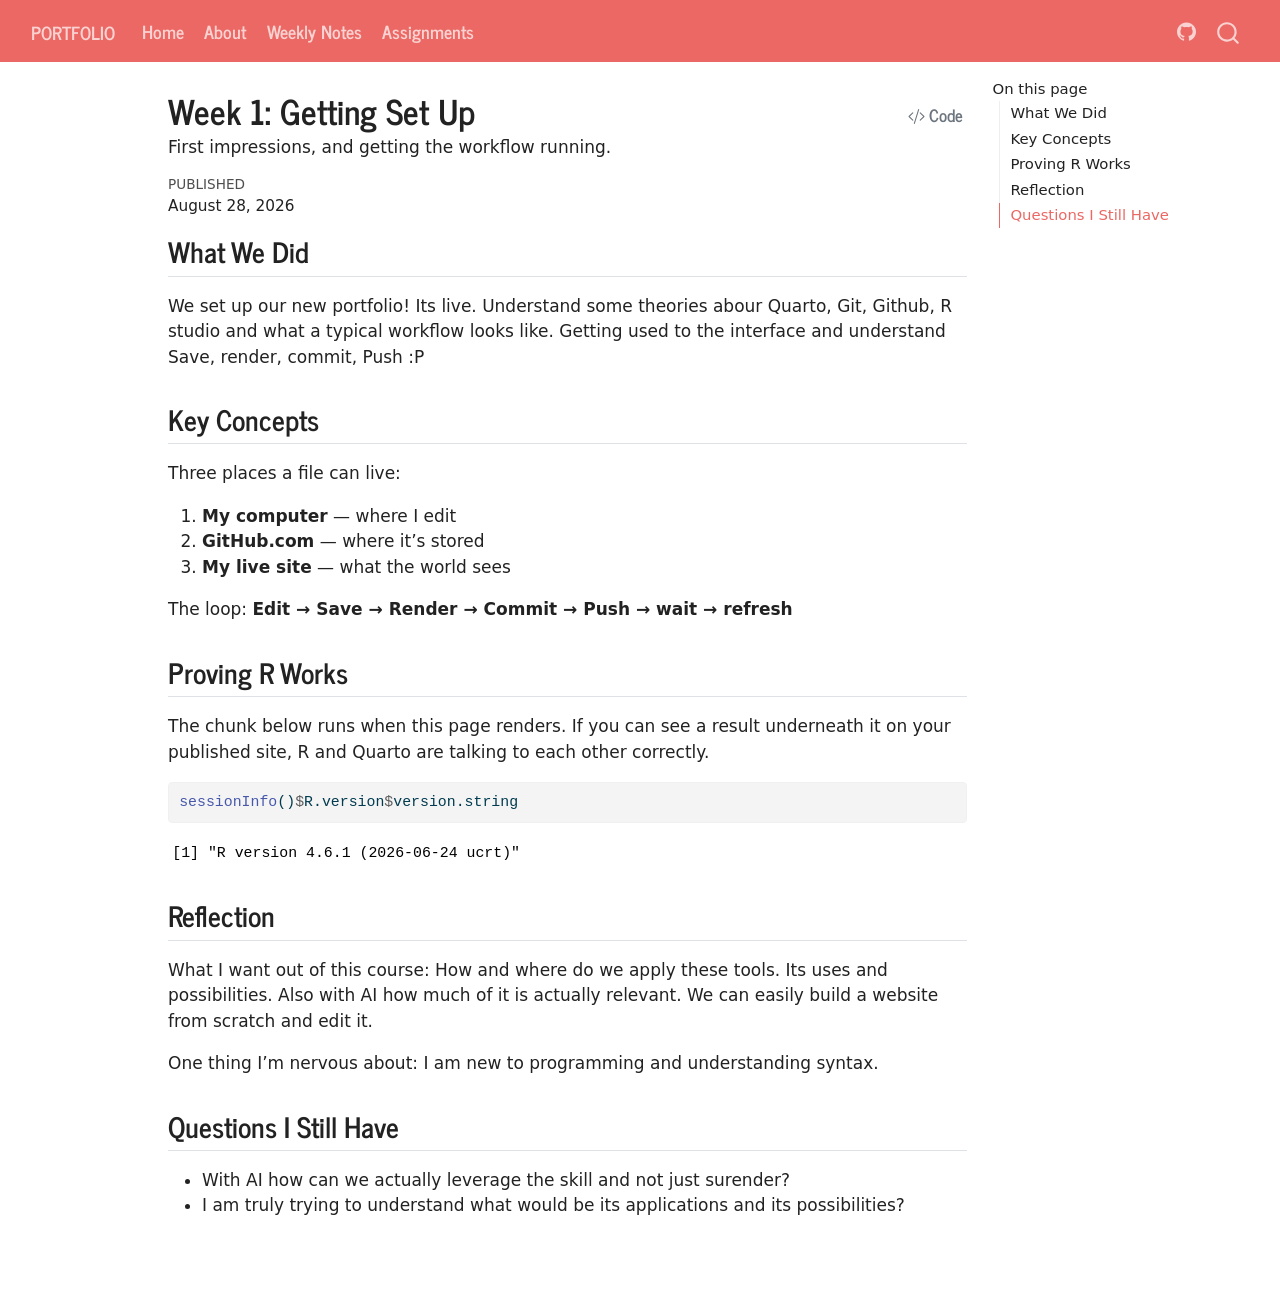
<file: docs/weekly-notes/week-01.html>
<!DOCTYPE html>
<html xmlns="http://www.w3.org/1999/xhtml" lang="en" xml:lang="en"><head>

<meta charset="utf-8">
<meta name="generator" content="quarto-1.10.18">

<meta name="viewport" content="width=device-width, initial-scale=1.0, user-scalable=yes">

<meta name="dcterms.date" content="2026-08-28">
<meta name="description" content="First impressions, and getting the workflow running.">

<title>Week 1: Getting Set Up – Gautami - MUSA 5080 Portfolio</title>
<style>
/* Default styles provided by pandoc.
** See https://pandoc.org/MANUAL.html#variables-for-html for config info.
*/
span.smallcaps{font-variant: small-caps;}
div.columns{display: flex; gap: 1.5em;}
div.column{flex: auto;}
@media screen {
div.columns{gap: min(4vw, 1.5em);}
div.column{overflow-x: auto;}
}
div.hanging-indent{margin-left: 1.5em; text-indent: -1.5em;}
ul.task-list{list-style: none;}
ul.task-list li input[type="checkbox"] {
  width: 0.8em;
  margin: 0 0.8em 0.2em -1em; /* quarto-specific, see https://github.com/quarto-dev/quarto-cli/issues/4556 */ 
  vertical-align: middle;
}
/* CSS for syntax highlighting */
html { -webkit-text-size-adjust: 100%; }
pre > code.sourceCode { white-space: pre; position: relative; }
pre > code.sourceCode > span { display: inline-block; line-height: 1.25; }
pre > code.sourceCode > span:empty { height: 1.2em; }
.sourceCode { overflow: visible; }
code.sourceCode > span { color: inherit; text-decoration: inherit; }
div.sourceCode { margin: 1em 0; }
pre.sourceCode { margin: 0; }
@media screen {
div.sourceCode { overflow: auto; }
}
@media print {
pre > code.sourceCode { white-space: pre-wrap; }
pre > code.sourceCode > span { text-indent: -5em; padding-left: 5em; }
}
pre.numberSource code
  { counter-reset: source-line 0; }
pre.numberSource code > span
  { position: relative; left: -4em; counter-increment: source-line; }
pre.numberSource code > span > a:first-child::before
  { content: counter(source-line);
    position: relative; left: -1em; text-align: right; vertical-align: baseline;
    border: none; display: inline-block;
    -webkit-touch-callout: none; -webkit-user-select: none;
    -khtml-user-select: none; -moz-user-select: none;
    -ms-user-select: none; user-select: none;
    padding: 0 4px; width: 4em;
  }
pre.numberSource { margin-left: 3em;  padding-left: 4px; }
div.sourceCode
  {   }
@media screen {
pre > code.sourceCode > span > a:first-child::before { text-decoration: underline; }
}
</style>


<script src="../site_libs/quarto-nav/quarto-nav.js"></script>
<script src="../site_libs/quarto-nav/headroom.min.js"></script>
<script src="../site_libs/clipboard/clipboard.min.js"></script>
<script src="../site_libs/quarto-search/autocomplete.umd.js"></script>
<script src="../site_libs/quarto-search/fuse.min.js"></script>
<script src="../site_libs/quarto-search/quarto-search.js"></script>
<meta name="quarto:offset" content="../">
<script src="../site_libs/quarto-html/quarto.js" type="module"></script>
<script src="../site_libs/quarto-html/tabsets/tabsets.js" type="module"></script>
<script src="../site_libs/quarto-html/popper.min.js"></script>
<script src="../site_libs/quarto-html/tippy.umd.min.js"></script>
<script src="../site_libs/quarto-html/anchor.min.js"></script>
<link href="../site_libs/quarto-html/tippy.css" rel="stylesheet">
<link href="../site_libs/quarto-html/quarto-syntax-highlighting-64a204ab8560d761af7679ceaba22944.css" rel="stylesheet" id="quarto-text-highlighting-styles">
<script src="../site_libs/bootstrap/bootstrap.min.js"></script>
<link href="../site_libs/bootstrap/bootstrap-icons.css" rel="stylesheet">
<link href="../site_libs/bootstrap/bootstrap-ffa7aff1ec5c5cca5c5c4a13fb783f1b.min.css" rel="stylesheet" append-hash="true" id="quarto-bootstrap" data-mode="light">
<script id="quarto-search-options" type="application/json">{
  "location": "navbar",
  "copy-button": false,
  "collapse-after": 3,
  "panel-placement": "end",
  "type": "overlay",
  "limit": 50,
  "keyboard-shortcut": [
    "f",
    "/",
    "s"
  ],
  "show-item-context": false,
  "language": {
    "search-no-results-text": "No results",
    "search-matching-documents-text": "matching documents",
    "search-copy-link-title": "Copy link to search",
    "search-hide-matches-text": "Hide additional matches",
    "search-more-match-text": "more match in this document",
    "search-more-matches-text": "more matches in this document",
    "search-clear-button-title": "Clear",
    "search-text-placeholder": "",
    "search-detached-cancel-button-title": "Cancel",
    "search-submit-button-title": "Submit",
    "search-label": "Search"
  }
}</script>


</head>

<body class="nav-fixed quarto-light">

<div id="quarto-search-results"></div>
  <header id="quarto-header" class="headroom fixed-top">
    <nav class="navbar navbar-expand-lg " data-bs-theme="dark">
      <div class="navbar-container container-fluid">
      <div class="navbar-brand-container mx-auto">
    <a class="navbar-brand" href="../index.html">
    <span class="navbar-title">Portfolio</span>
    </a>
  </div>
            <div id="quarto-search" class="" title="Search"></div>
          <button class="navbar-toggler" type="button" data-bs-toggle="collapse" data-bs-target="#navbarCollapse" aria-controls="navbarCollapse" role="menu" aria-expanded="false" aria-label="Toggle navigation" onclick="if (window.quartoToggleHeadroom) { window.quartoToggleHeadroom(); }">
  <span class="navbar-toggler-icon"></span>
</button>
          <div class="collapse navbar-collapse" id="navbarCollapse">
            <ul class="navbar-nav navbar-nav-scroll me-auto">
  <li class="nav-item">
    <a class="nav-link" href="../index.html"> 
<span class="menu-text">Home</span></a>
  </li>  
  <li class="nav-item">
    <a class="nav-link" href="../about.html"> 
<span class="menu-text">About</span></a>
  </li>  
  <li class="nav-item">
    <a class="nav-link" href="../weekly-notes/index.html"> 
<span class="menu-text">Weekly Notes</span></a>
  </li>  
  <li class="nav-item">
    <a class="nav-link" href="../assignments/index.html"> 
<span class="menu-text">Assignments</span></a>
  </li>  
</ul>
            <ul class="navbar-nav navbar-nav-scroll ms-auto">
  <li class="nav-item compact">
    <a class="nav-link" href="https://github.com/gautamik01/MUSA-5080-portfolio"> <i class="bi bi-github" role="img">
</i> 
<span class="menu-text"></span></a>
  </li>  
</ul>
          </div> <!-- /navcollapse -->
            <div class="quarto-navbar-tools">
</div>
      </div> <!-- /container-fluid -->
    </nav>
</header>
<!-- content -->
<div id="quarto-content" class="quarto-container page-columns page-rows-contents page-layout-article page-navbar">
<!-- sidebar -->
<!-- margin-sidebar -->
    <div id="quarto-margin-sidebar" class="sidebar margin-sidebar">
        <nav id="TOC" role="doc-toc" class="toc-active">
    <h2 id="toc-title">On this page</h2>
   
  <ul>
  <li><a href="#what-we-did" id="toc-what-we-did" class="nav-link active" data-scroll-target="#what-we-did">What We Did</a></li>
  <li><a href="#key-concepts" id="toc-key-concepts" class="nav-link" data-scroll-target="#key-concepts">Key Concepts</a></li>
  <li><a href="#proving-r-works" id="toc-proving-r-works" class="nav-link" data-scroll-target="#proving-r-works">Proving R Works</a></li>
  <li><a href="#reflection" id="toc-reflection" class="nav-link" data-scroll-target="#reflection">Reflection</a></li>
  <li><a href="#questions-i-still-have" id="toc-questions-i-still-have" class="nav-link" data-scroll-target="#questions-i-still-have">Questions I Still Have</a></li>
  </ul>
</nav>
    </div>
<!-- main -->
<main class="content" id="quarto-document-content">

<header id="title-block-header" class="quarto-title-block default">
<div class="quarto-title">
<div class="quarto-title-block"><div><h1 class="title">Week 1: Getting Set Up</h1><button type="button" class="btn code-tools-button" id="quarto-code-tools-source"><i class="bi"></i> Code</button></div></div>
</div>

<div>
  <div class="description">
    First impressions, and getting the workflow running.
  </div>
</div>


<div class="quarto-title-meta">

    
    <div>
    <div class="quarto-title-meta-heading">Published</div>
    <div class="quarto-title-meta-contents">
      <p class="date">August 28, 2026</p>
    </div>
  </div>
  
    
  </div>
  


</header>


<section id="what-we-did" class="level2">
<h2 class="anchored" data-anchor-id="what-we-did">What We Did</h2>
<!-- CHANGE THIS: replace with your own notes -->
<p>We set up our new portfolio! Its live. Understand some theories abour Quarto, Git, Github, R studio and what a typical workflow looks like. Getting used to the interface and understand Save, render, commit, Push :P</p>
</section>
<section id="key-concepts" class="level2">
<h2 class="anchored" data-anchor-id="key-concepts">Key Concepts</h2>
<p>Three places a file can live:</p>
<ol type="1">
<li><strong>My computer</strong> — where I edit</li>
<li><strong>GitHub.com</strong> — where it’s stored</li>
<li><strong>My live site</strong> — what the world sees</li>
</ol>
<p>The loop: <strong>Edit → Save → Render → Commit → Push → wait → refresh</strong></p>
</section>
<section id="proving-r-works" class="level2">
<h2 class="anchored" data-anchor-id="proving-r-works">Proving R Works</h2>
<p>The chunk below runs when this page renders. If you can see a result underneath it on your published site, R and Quarto are talking to each other correctly.</p>
<div class="cell">
<div class="code-copy-outer-scaffold"><div class="sourceCode cell-code" id="cb1"><pre class="sourceCode r code-with-copy"><code class="sourceCode r"><span id="cb1-1"><a href="#cb1-1" aria-hidden="true" tabindex="-1"></a><span class="fu">sessionInfo</span>()<span class="sc">$</span>R.version<span class="sc">$</span>version.string</span></code></pre></div><button title="Copy to Clipboard" class="code-copy-button"><i class="bi"></i></button></div>
<div class="cell-output cell-output-stdout">
<pre><code>[1] "R version 4.6.1 (2026-06-24 ucrt)"</code></pre>
</div>
</div>
</section>
<section id="reflection" class="level2">
<h2 class="anchored" data-anchor-id="reflection">Reflection</h2>
<!-- CHANGE THIS: 3-4 sentences -->
<p>What I want out of this course: How and where do we apply these tools. Its uses and possibilities. Also with AI how much of it is actually relevant. We can easily build a website from scratch and edit it.</p>
<p>One thing I’m nervous about: I am new to programming and understanding syntax.</p>
</section>
<section id="questions-i-still-have" class="level2">
<h2 class="anchored" data-anchor-id="questions-i-still-have">Questions I Still Have</h2>
<ul>
<li>With AI how can we actually leverage the skill and not just surender?</li>
<li>I am truly trying to understand what would be its applications and its possibilities?</li>
</ul>


<!-- -->

</section>

</main> <!-- /main -->
<script id="quarto-html-after-body" type="application/javascript">
  window.document.addEventListener("DOMContentLoaded", function (event) {
    const icon = "";
    const anchorJS = new window.AnchorJS();
    anchorJS.options = {
      placement: 'right',
      icon: icon
    };
    anchorJS.add('.anchored');
    const isCodeAnnotation = (el) => {
      for (const clz of el.classList) {
        if (clz.startsWith('code-annotation-')) {                     
          return true;
        }
      }
      return false;
    }
    const onCopySuccess = function(e) {
      // button target
      const button = e.trigger;
      // don't keep focus
      button.blur();
      // flash "checked"
      button.classList.add('code-copy-button-checked');
      var currentTitle = button.getAttribute("title");
      button.setAttribute("title", "Copied!");
      let tooltip;
      if (window.bootstrap) {
        button.setAttribute("data-bs-toggle", "tooltip");
        button.setAttribute("data-bs-placement", "left");
        button.setAttribute("data-bs-title", "Copied!");
        tooltip = new bootstrap.Tooltip(button, 
          { trigger: "manual", 
            customClass: "code-copy-button-tooltip",
            offset: [0, -8]});
        tooltip.show();    
      }
      setTimeout(function() {
        if (tooltip) {
          tooltip.hide();
          button.removeAttribute("data-bs-title");
          button.removeAttribute("data-bs-toggle");
          button.removeAttribute("data-bs-placement");
        }
        button.setAttribute("title", currentTitle);
        button.classList.remove('code-copy-button-checked');
      }, 1000);
      // clear code selection
      e.clearSelection();
    }
    const getTextToCopy = function(trigger) {
      const outerScaffold = trigger.parentElement.cloneNode(true);
      const codeEl = outerScaffold.querySelector('code');
      for (const childEl of codeEl.children) {
        if (isCodeAnnotation(childEl)) {
          childEl.remove();
        }
      }
      return codeEl.innerText;
    }
    const clipboard = new window.ClipboardJS('.code-copy-button:not([data-in-quarto-modal])', {
      text: getTextToCopy
    });
    clipboard.on('success', onCopySuccess);
    if (window.document.getElementById('quarto-embedded-source-code-modal')) {
      const clipboardModal = new window.ClipboardJS('.code-copy-button[data-in-quarto-modal]', {
        text: getTextToCopy,
        container: window.document.getElementById('quarto-embedded-source-code-modal')
      });
      clipboardModal.on('success', onCopySuccess);
    }
    const viewSource = window.document.getElementById('quarto-view-source') ||
                       window.document.getElementById('quarto-code-tools-source');
    if (viewSource) {
      const sourceUrl = viewSource.getAttribute("data-quarto-source-url");
      viewSource.addEventListener("click", function(e) {
        if (sourceUrl) {
          // rstudio viewer pane
          if (/\bcapabilities=\b/.test(window.location)) {
            window.open(sourceUrl);
          } else {
            window.location.href = sourceUrl;
          }
        } else {
          const modal = new bootstrap.Modal(document.getElementById('quarto-embedded-source-code-modal'));
          modal.show();
        }
        return false;
      });
    }
    function toggleCodeHandler(show) {
      return function(e) {
        const cellDetails = window.document.querySelectorAll(".cell details.code-fold");
        for (let i=0; i<cellDetails.length; i++) {
          const details = cellDetails[i];
          if (show) {
            details.open = true;
          } else {
            details.removeAttribute("open");
          }
        }
        const cellCodeDivs = window.document.querySelectorAll(".cell div.sourceCode.cell-code");
        const fromCls = show ? "hidden" : "unhidden";
        const toCls = show ? "unhidden" : "hidden";
        for (let i=0; i<cellCodeDivs.length; i++) {
          const codeDiv = cellCodeDivs[i];
          if (codeDiv.classList.contains(fromCls)) {
            codeDiv.classList.remove(fromCls);
            codeDiv.classList.add(toCls);
          } 
        }
        return false;
      }
    }
    const hideAllCode = window.document.getElementById("quarto-hide-all-code");
    if (hideAllCode) {
      hideAllCode.addEventListener("click", toggleCodeHandler(false));
    }
    const showAllCode = window.document.getElementById("quarto-show-all-code");
    if (showAllCode) {
      showAllCode.addEventListener("click", toggleCodeHandler(true));
    }
      var localhostRegex = new RegExp(/^(?:http|https):\/\/localhost\:?[0-9]*\//);
      var mailtoRegex = new RegExp(/^mailto:/);
        var filterRegex = new RegExp('/' + window.location.host + '/');
      var isInternal = (href) => {
          return filterRegex.test(href) || localhostRegex.test(href) || mailtoRegex.test(href);
      }
      // Inspect non-navigation links and adorn them if external
     var links = window.document.querySelectorAll('a[href]:not(.nav-link):not(.navbar-brand):not(.toc-action):not(.sidebar-link):not(.sidebar-item-toggle):not(.pagination-link):not(.no-external):not([aria-hidden]):not(.dropdown-item):not(.quarto-navigation-tool):not(.about-link)');
      for (var i=0; i<links.length; i++) {
        const link = links[i];
        if (!isInternal(link.href)) {
          // undo the damage that might have been done by quarto-nav.js in the case of
          // links that we want to consider external
          if (link.dataset.originalHref !== undefined) {
            link.href = link.dataset.originalHref;
          }
        }
      }
    function tippyHover(el, contentFn, onTriggerFn, onUntriggerFn) {
      const config = {
        allowHTML: true,
        maxWidth: 500,
        delay: 100,
        arrow: false,
        appendTo: function(el) {
            return el.parentElement;
        },
        interactive: true,
        interactiveBorder: 10,
        theme: 'quarto',
        placement: 'bottom-start',
      };
      if (contentFn) {
        config.content = contentFn;
      }
      if (onTriggerFn) {
        config.onTrigger = onTriggerFn;
      }
      if (onUntriggerFn) {
        config.onUntrigger = onUntriggerFn;
      }
      window.tippy(el, config); 
    }
    const noterefs = window.document.querySelectorAll('a[role="doc-noteref"]');
    for (var i=0; i<noterefs.length; i++) {
      const ref = noterefs[i];
      tippyHover(ref, function() {
        // use id or data attribute instead here
        let href = ref.getAttribute('data-footnote-href') || ref.getAttribute('href');
        try { href = new URL(href).hash; } catch {}
        const id = href.replace(/^#\/?/, "");
        const note = window.document.getElementById(id);
        if (note) {
          return note.innerHTML;
        } else {
          return "";
        }
      });
    }
    const xrefs = window.document.querySelectorAll('a.quarto-xref');
    const processXRef = (id, note) => {
      // Strip column container classes
      const stripColumnClz = (el) => {
        el.classList.remove("page-full", "page-columns");
        if (el.children) {
          for (const child of el.children) {
            stripColumnClz(child);
          }
        }
      }
      stripColumnClz(note)
      if (id === null || id.startsWith('sec-')) {
        // Special case sections, only their first couple elements
        const container = document.createElement("div");
        if (note.children && note.children.length > 2) {
          container.appendChild(note.children[0].cloneNode(true));
          for (let i = 1; i < note.children.length; i++) {
            const child = note.children[i];
            if (child.tagName === "P" && child.innerText === "") {
              continue;
            } else {
              container.appendChild(child.cloneNode(true));
              break;
            }
          }
          if (window.Quarto?.typesetMath) {
            window.Quarto.typesetMath(container);
          }
          return container.innerHTML
        } else {
          if (window.Quarto?.typesetMath) {
            window.Quarto.typesetMath(note);
          }
          return note.innerHTML;
        }
      } else {
        // Remove any anchor links if they are present
        const anchorLink = note.querySelector('a.anchorjs-link');
        if (anchorLink) {
          anchorLink.remove();
        }
        if (window.Quarto?.typesetMath) {
          window.Quarto.typesetMath(note);
        }
        if (note.classList.contains("callout")) {
          return note.outerHTML;
        } else {
          return note.innerHTML;
        }
      }
    }
    for (var i=0; i<xrefs.length; i++) {
      const xref = xrefs[i];
      tippyHover(xref, undefined, function(instance) {
        instance.disable();
        let url = xref.getAttribute('href');
        let hash = undefined; 
        if (url.startsWith('#')) {
          hash = url;
        } else {
          try { hash = new URL(url).hash; } catch {}
        }
        if (hash) {
          const id = hash.replace(/^#\/?/, "");
          const note = window.document.getElementById(id);
          if (note !== null) {
            try {
              const html = processXRef(id, note.cloneNode(true));
              instance.setContent(html);
            } finally {
              instance.enable();
              instance.show();
            }
          } else {
            // See if we can fetch this
            fetch(url.split('#')[0])
            .then(res => res.text())
            .then(html => {
              const parser = new DOMParser();
              const htmlDoc = parser.parseFromString(html, "text/html");
              const note = htmlDoc.getElementById(id);
              if (note !== null) {
                const html = processXRef(id, note);
                instance.setContent(html);
              } 
            }).finally(() => {
              instance.enable();
              instance.show();
            });
          }
        } else {
          // See if we can fetch a full url (with no hash to target)
          // This is a special case and we should probably do some content thinning / targeting
          fetch(url)
          .then(res => res.text())
          .then(html => {
            const parser = new DOMParser();
            const htmlDoc = parser.parseFromString(html, "text/html");
            const note = htmlDoc.querySelector('main.content');
            if (note !== null) {
              // This should only happen for chapter cross references
              // (since there is no id in the URL)
              // remove the first header
              if (note.children.length > 0 && note.children[0].tagName === "HEADER") {
                note.children[0].remove();
              }
              const html = processXRef(null, note);
              instance.setContent(html);
            } 
          }).finally(() => {
            instance.enable();
            instance.show();
          });
        }
      }, function(instance) {
      });
    }
        let selectedAnnoteEl;
        const selectorForAnnotation = ( cell, annotation) => {
          let cellAttr = 'data-code-cell="' + cell + '"';
          let lineAttr = 'data-code-annotation="' +  annotation + '"';
          const selector = 'span[' + cellAttr + '][' + lineAttr + ']';
          return selector;
        }
        const selectCodeLines = (annoteEl) => {
          const doc = window.document;
          const targetCell = annoteEl.getAttribute("data-target-cell");
          const targetAnnotation = annoteEl.getAttribute("data-target-annotation");
          const annoteSpan = window.document.querySelector(selectorForAnnotation(targetCell, targetAnnotation));
          const lines = annoteSpan.getAttribute("data-code-lines").split(",");
          const lineIds = lines.map((line) => {
            return targetCell + "-" + line;
          })
          let top = null;
          let height = null;
          let parent = null;
          if (lineIds.length > 0) {
              //compute the position of the single el (top and bottom and make a div)
              const el = window.document.getElementById(lineIds[0]);
              top = el.offsetTop;
              height = el.offsetHeight;
              parent = el.parentElement.parentElement;
            if (lineIds.length > 1) {
              const lastEl = window.document.getElementById(lineIds[lineIds.length - 1]);
              const bottom = lastEl.offsetTop + lastEl.offsetHeight;
              height = bottom - top;
            }
            if (top !== null && height !== null && parent !== null) {
              // cook up a div (if necessary) and position it 
              let div = window.document.getElementById("code-annotation-line-highlight");
              if (div === null) {
                div = window.document.createElement("div");
                div.setAttribute("id", "code-annotation-line-highlight");
                div.style.position = 'absolute';
                parent.appendChild(div);
              }
              div.style.top = top - 2 + "px";
              div.style.height = height + 4 + "px";
              div.style.left = 0;
              let gutterDiv = window.document.getElementById("code-annotation-line-highlight-gutter");
              if (gutterDiv === null) {
                gutterDiv = window.document.createElement("div");
                gutterDiv.setAttribute("id", "code-annotation-line-highlight-gutter");
                gutterDiv.style.position = 'absolute';
                const codeCell = window.document.getElementById(targetCell);
                const gutter = codeCell.querySelector('.code-annotation-gutter');
                gutter.appendChild(gutterDiv);
              }
              gutterDiv.style.top = top - 2 + "px";
              gutterDiv.style.height = height + 4 + "px";
            }
            selectedAnnoteEl = annoteEl;
          }
        };
        const unselectCodeLines = () => {
          const elementsIds = ["code-annotation-line-highlight", "code-annotation-line-highlight-gutter"];
          elementsIds.forEach((elId) => {
            const div = window.document.getElementById(elId);
            if (div) {
              div.remove();
            }
          });
          selectedAnnoteEl = undefined;
        };
          // Handle positioning of the toggle
      window.addEventListener(
        "resize",
        throttle(() => {
          elRect = undefined;
          if (selectedAnnoteEl) {
            selectCodeLines(selectedAnnoteEl);
          }
        }, 10)
      );
      function throttle(fn, ms) {
      let throttle = false;
      let timer;
        return (...args) => {
          if(!throttle) { // first call gets through
              fn.apply(this, args);
              throttle = true;
          } else { // all the others get throttled
              if(timer) clearTimeout(timer); // cancel #2
              timer = setTimeout(() => {
                fn.apply(this, args);
                timer = throttle = false;
              }, ms);
          }
        };
      }
        // Attach click handler to the DT
        const annoteDls = window.document.querySelectorAll('dt[data-target-cell]');
        for (const annoteDlNode of annoteDls) {
          annoteDlNode.addEventListener('click', (event) => {
            const clickedEl = event.target;
            if (clickedEl !== selectedAnnoteEl) {
              unselectCodeLines();
              const activeEl = window.document.querySelector('dt[data-target-cell].code-annotation-active');
              if (activeEl) {
                activeEl.classList.remove('code-annotation-active');
              }
              selectCodeLines(clickedEl);
              clickedEl.classList.add('code-annotation-active');
            } else {
              // Unselect the line
              unselectCodeLines();
              clickedEl.classList.remove('code-annotation-active');
            }
          });
        }
    const findCites = (el) => {
      const parentEl = el.parentElement;
      if (parentEl) {
        const cites = parentEl.dataset.cites;
        if (cites) {
          return {
            el,
            cites: cites.split(' ')
          };
        } else {
          return findCites(el.parentElement)
        }
      } else {
        return undefined;
      }
    };
    var bibliorefs = window.document.querySelectorAll('a[role="doc-biblioref"]');
    for (var i=0; i<bibliorefs.length; i++) {
      const ref = bibliorefs[i];
      const citeInfo = findCites(ref);
      if (citeInfo) {
        tippyHover(citeInfo.el, function() {
          var popup = window.document.createElement('div');
          citeInfo.cites.forEach(function(cite) {
            var citeDiv = window.document.createElement('div');
            citeDiv.classList.add('hanging-indent');
            citeDiv.classList.add('csl-entry');
            var biblioDiv = window.document.getElementById('ref-' + cite);
            if (biblioDiv) {
              citeDiv.innerHTML = biblioDiv.innerHTML;
            }
            popup.appendChild(citeDiv);
          });
          return popup.innerHTML;
        });
      }
    }
  });
  </script><div class="modal fade" id="quarto-embedded-source-code-modal" tabindex="-1" aria-labelledby="quarto-embedded-source-code-modal-label" aria-hidden="true"><div class="modal-dialog modal-dialog-scrollable"><div class="modal-content"><div class="modal-header"><h5 class="modal-title" id="quarto-embedded-source-code-modal-label">Source Code</h5><button class="btn-close" data-bs-dismiss="modal"></button></div><div class="modal-body"><div class="">
<div class="code-copy-outer-scaffold"><div class="sourceCode" id="cb3" data-shortcodes="false"><pre class="sourceCode markdown code-with-copy"><code class="sourceCode markdown"><span id="cb3-1"><a href="#cb3-1" aria-hidden="true" tabindex="-1"></a><span class="co">---</span></span>
<span id="cb3-2"><a href="#cb3-2" aria-hidden="true" tabindex="-1"></a><span class="an">title:</span><span class="co"> "Week 1: Getting Set Up"</span></span>
<span id="cb3-3"><a href="#cb3-3" aria-hidden="true" tabindex="-1"></a><span class="an">description:</span><span class="co"> "First impressions, and getting the workflow running."</span></span>
<span id="cb3-4"><a href="#cb3-4" aria-hidden="true" tabindex="-1"></a><span class="an">date:</span><span class="co"> 2026-08-28</span></span>
<span id="cb3-5"><a href="#cb3-5" aria-hidden="true" tabindex="-1"></a><span class="co">---</span></span>
<span id="cb3-6"><a href="#cb3-6" aria-hidden="true" tabindex="-1"></a></span>
<span id="cb3-7"><a href="#cb3-7" aria-hidden="true" tabindex="-1"></a><span class="fu">## What We Did</span></span>
<span id="cb3-8"><a href="#cb3-8" aria-hidden="true" tabindex="-1"></a></span>
<span id="cb3-9"><a href="#cb3-9" aria-hidden="true" tabindex="-1"></a><span class="co">&lt;!-- CHANGE THIS: replace with your own notes --&gt;</span></span>
<span id="cb3-10"><a href="#cb3-10" aria-hidden="true" tabindex="-1"></a></span>
<span id="cb3-11"><a href="#cb3-11" aria-hidden="true" tabindex="-1"></a>We set up our new portfolio! Its live. Understand some theories abour Quarto, Git, Github, R studio and what a typical workflow looks like. Getting used to the interface and understand Save, render, commit, Push :P </span>
<span id="cb3-12"><a href="#cb3-12" aria-hidden="true" tabindex="-1"></a></span>
<span id="cb3-13"><a href="#cb3-13" aria-hidden="true" tabindex="-1"></a><span class="fu">## Key Concepts</span></span>
<span id="cb3-14"><a href="#cb3-14" aria-hidden="true" tabindex="-1"></a></span>
<span id="cb3-15"><a href="#cb3-15" aria-hidden="true" tabindex="-1"></a>Three places a file can live:</span>
<span id="cb3-16"><a href="#cb3-16" aria-hidden="true" tabindex="-1"></a></span>
<span id="cb3-17"><a href="#cb3-17" aria-hidden="true" tabindex="-1"></a><span class="ss">1. </span>**My computer** — where I edit</span>
<span id="cb3-18"><a href="#cb3-18" aria-hidden="true" tabindex="-1"></a><span class="ss">2. </span>**GitHub.com** — where it's stored</span>
<span id="cb3-19"><a href="#cb3-19" aria-hidden="true" tabindex="-1"></a><span class="ss">3. </span>**My live site** — what the world sees</span>
<span id="cb3-20"><a href="#cb3-20" aria-hidden="true" tabindex="-1"></a></span>
<span id="cb3-21"><a href="#cb3-21" aria-hidden="true" tabindex="-1"></a>The loop: **Edit → Save → Render → Commit → Push → wait → refresh**</span>
<span id="cb3-22"><a href="#cb3-22" aria-hidden="true" tabindex="-1"></a></span>
<span id="cb3-23"><a href="#cb3-23" aria-hidden="true" tabindex="-1"></a><span class="fu">## Proving R Works</span></span>
<span id="cb3-24"><a href="#cb3-24" aria-hidden="true" tabindex="-1"></a></span>
<span id="cb3-25"><a href="#cb3-25" aria-hidden="true" tabindex="-1"></a>The chunk below runs when this page renders. If you can see a result underneath</span>
<span id="cb3-26"><a href="#cb3-26" aria-hidden="true" tabindex="-1"></a>it on your published site, R and Quarto are talking to each other correctly.</span>
<span id="cb3-27"><a href="#cb3-27" aria-hidden="true" tabindex="-1"></a></span>
<span id="cb3-30"><a href="#cb3-30" aria-hidden="true" tabindex="-1"></a><span class="in">```{r}</span></span>
<span id="cb3-31"><a href="#cb3-31" aria-hidden="true" tabindex="-1"></a><span class="fu">sessionInfo</span>()<span class="sc">$</span>R.version<span class="sc">$</span>version.string</span>
<span id="cb3-32"><a href="#cb3-32" aria-hidden="true" tabindex="-1"></a><span class="in">```</span></span>
<span id="cb3-33"><a href="#cb3-33" aria-hidden="true" tabindex="-1"></a></span>
<span id="cb3-34"><a href="#cb3-34" aria-hidden="true" tabindex="-1"></a><span class="fu">## Reflection</span></span>
<span id="cb3-35"><a href="#cb3-35" aria-hidden="true" tabindex="-1"></a></span>
<span id="cb3-36"><a href="#cb3-36" aria-hidden="true" tabindex="-1"></a><span class="co">&lt;!-- CHANGE THIS: 3-4 sentences --&gt;</span></span>
<span id="cb3-37"><a href="#cb3-37" aria-hidden="true" tabindex="-1"></a></span>
<span id="cb3-38"><a href="#cb3-38" aria-hidden="true" tabindex="-1"></a>What I want out of this course: How and where do we apply these tools. Its uses and possibilities. Also with AI how much of it is actually relevant. We can easily build a website from scratch and edit it. </span>
<span id="cb3-39"><a href="#cb3-39" aria-hidden="true" tabindex="-1"></a></span>
<span id="cb3-40"><a href="#cb3-40" aria-hidden="true" tabindex="-1"></a>One thing I'm nervous about: I am new to programming and understanding syntax. </span>
<span id="cb3-41"><a href="#cb3-41" aria-hidden="true" tabindex="-1"></a></span>
<span id="cb3-42"><a href="#cb3-42" aria-hidden="true" tabindex="-1"></a><span class="fu">## Questions I Still Have</span></span>
<span id="cb3-43"><a href="#cb3-43" aria-hidden="true" tabindex="-1"></a></span>
<span id="cb3-44"><a href="#cb3-44" aria-hidden="true" tabindex="-1"></a><span class="ss">- </span>With AI how can we actually leverage the skill and not just surender?</span>
<span id="cb3-45"><a href="#cb3-45" aria-hidden="true" tabindex="-1"></a><span class="ss">- </span>I am truly trying to understand what would be its applications and its possibilities?</span>
</code></pre></div><button title="Copy to Clipboard" class="code-copy-button" data-in-quarto-modal=""><i class="bi"></i></button></div>
</div></div></div></div></div>
</div> <!-- /content -->




</body></html>
</file>
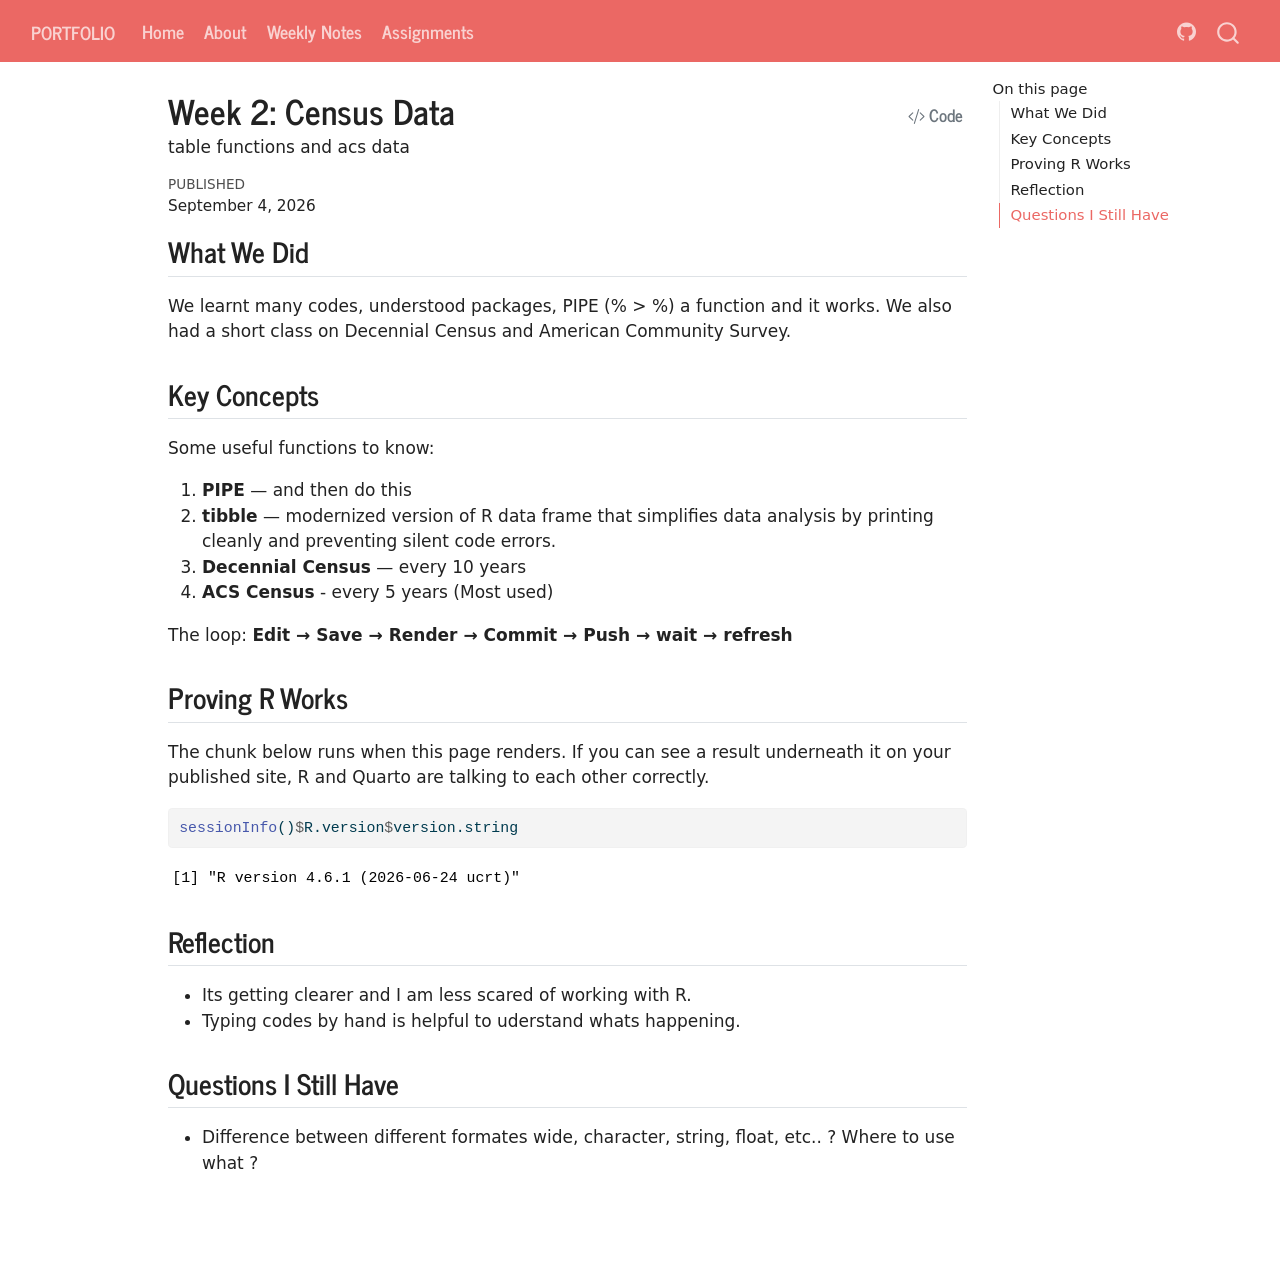
<file: docs/weekly-notes/week-02.html>
<!DOCTYPE html>
<html xmlns="http://www.w3.org/1999/xhtml" lang="en" xml:lang="en"><head>

<meta charset="utf-8">
<meta name="generator" content="quarto-1.10.18">

<meta name="viewport" content="width=device-width, initial-scale=1.0, user-scalable=yes">

<meta name="dcterms.date" content="2026-09-04">
<meta name="description" content="table functions and acs data">

<title>Week 2: Census Data – Gautami - MUSA 5080 Portfolio</title>
<style>
/* Default styles provided by pandoc.
** See https://pandoc.org/MANUAL.html#variables-for-html for config info.
*/
span.smallcaps{font-variant: small-caps;}
div.columns{display: flex; gap: 1.5em;}
div.column{flex: auto;}
@media screen {
div.columns{gap: min(4vw, 1.5em);}
div.column{overflow-x: auto;}
}
div.hanging-indent{margin-left: 1.5em; text-indent: -1.5em;}
ul.task-list{list-style: none;}
ul.task-list li input[type="checkbox"] {
  width: 0.8em;
  margin: 0 0.8em 0.2em -1em; /* quarto-specific, see https://github.com/quarto-dev/quarto-cli/issues/4556 */ 
  vertical-align: middle;
}
/* CSS for syntax highlighting */
html { -webkit-text-size-adjust: 100%; }
pre > code.sourceCode { white-space: pre; position: relative; }
pre > code.sourceCode > span { display: inline-block; line-height: 1.25; }
pre > code.sourceCode > span:empty { height: 1.2em; }
.sourceCode { overflow: visible; }
code.sourceCode > span { color: inherit; text-decoration: inherit; }
div.sourceCode { margin: 1em 0; }
pre.sourceCode { margin: 0; }
@media screen {
div.sourceCode { overflow: auto; }
}
@media print {
pre > code.sourceCode { white-space: pre-wrap; }
pre > code.sourceCode > span { text-indent: -5em; padding-left: 5em; }
}
pre.numberSource code
  { counter-reset: source-line 0; }
pre.numberSource code > span
  { position: relative; left: -4em; counter-increment: source-line; }
pre.numberSource code > span > a:first-child::before
  { content: counter(source-line);
    position: relative; left: -1em; text-align: right; vertical-align: baseline;
    border: none; display: inline-block;
    -webkit-touch-callout: none; -webkit-user-select: none;
    -khtml-user-select: none; -moz-user-select: none;
    -ms-user-select: none; user-select: none;
    padding: 0 4px; width: 4em;
  }
pre.numberSource { margin-left: 3em;  padding-left: 4px; }
div.sourceCode
  {   }
@media screen {
pre > code.sourceCode > span > a:first-child::before { text-decoration: underline; }
}
</style>


<script src="../site_libs/quarto-nav/quarto-nav.js"></script>
<script src="../site_libs/quarto-nav/headroom.min.js"></script>
<script src="../site_libs/clipboard/clipboard.min.js"></script>
<script src="../site_libs/quarto-search/autocomplete.umd.js"></script>
<script src="../site_libs/quarto-search/fuse.min.js"></script>
<script src="../site_libs/quarto-search/quarto-search.js"></script>
<meta name="quarto:offset" content="../">
<script src="../site_libs/quarto-html/quarto.js" type="module"></script>
<script src="../site_libs/quarto-html/tabsets/tabsets.js" type="module"></script>
<script src="../site_libs/quarto-html/popper.min.js"></script>
<script src="../site_libs/quarto-html/tippy.umd.min.js"></script>
<script src="../site_libs/quarto-html/anchor.min.js"></script>
<link href="../site_libs/quarto-html/tippy.css" rel="stylesheet">
<link href="../site_libs/quarto-html/quarto-syntax-highlighting-64a204ab8560d761af7679ceaba22944.css" rel="stylesheet" id="quarto-text-highlighting-styles">
<script src="../site_libs/bootstrap/bootstrap.min.js"></script>
<link href="../site_libs/bootstrap/bootstrap-icons.css" rel="stylesheet">
<link href="../site_libs/bootstrap/bootstrap-ffa7aff1ec5c5cca5c5c4a13fb783f1b.min.css" rel="stylesheet" append-hash="true" id="quarto-bootstrap" data-mode="light">
<script id="quarto-search-options" type="application/json">{
  "location": "navbar",
  "copy-button": false,
  "collapse-after": 3,
  "panel-placement": "end",
  "type": "overlay",
  "limit": 50,
  "keyboard-shortcut": [
    "f",
    "/",
    "s"
  ],
  "show-item-context": false,
  "language": {
    "search-no-results-text": "No results",
    "search-matching-documents-text": "matching documents",
    "search-copy-link-title": "Copy link to search",
    "search-hide-matches-text": "Hide additional matches",
    "search-more-match-text": "more match in this document",
    "search-more-matches-text": "more matches in this document",
    "search-clear-button-title": "Clear",
    "search-text-placeholder": "",
    "search-detached-cancel-button-title": "Cancel",
    "search-submit-button-title": "Submit",
    "search-label": "Search"
  }
}</script>


</head>

<body class="nav-fixed quarto-light">

<div id="quarto-search-results"></div>
  <header id="quarto-header" class="headroom fixed-top">
    <nav class="navbar navbar-expand-lg " data-bs-theme="dark">
      <div class="navbar-container container-fluid">
      <div class="navbar-brand-container mx-auto">
    <a class="navbar-brand" href="../index.html">
    <span class="navbar-title">Portfolio</span>
    </a>
  </div>
            <div id="quarto-search" class="" title="Search"></div>
          <button class="navbar-toggler" type="button" data-bs-toggle="collapse" data-bs-target="#navbarCollapse" aria-controls="navbarCollapse" role="menu" aria-expanded="false" aria-label="Toggle navigation" onclick="if (window.quartoToggleHeadroom) { window.quartoToggleHeadroom(); }">
  <span class="navbar-toggler-icon"></span>
</button>
          <div class="collapse navbar-collapse" id="navbarCollapse">
            <ul class="navbar-nav navbar-nav-scroll me-auto">
  <li class="nav-item">
    <a class="nav-link" href="../index.html"> 
<span class="menu-text">Home</span></a>
  </li>  
  <li class="nav-item">
    <a class="nav-link" href="../about.html"> 
<span class="menu-text">About</span></a>
  </li>  
  <li class="nav-item">
    <a class="nav-link" href="../weekly-notes/index.html"> 
<span class="menu-text">Weekly Notes</span></a>
  </li>  
  <li class="nav-item">
    <a class="nav-link" href="../assignments/index.html"> 
<span class="menu-text">Assignments</span></a>
  </li>  
</ul>
            <ul class="navbar-nav navbar-nav-scroll ms-auto">
  <li class="nav-item compact">
    <a class="nav-link" href="https://github.com/gautamik01/MUSA-5080-portfolio"> <i class="bi bi-github" role="img">
</i> 
<span class="menu-text"></span></a>
  </li>  
</ul>
          </div> <!-- /navcollapse -->
            <div class="quarto-navbar-tools">
</div>
      </div> <!-- /container-fluid -->
    </nav>
</header>
<!-- content -->
<div id="quarto-content" class="quarto-container page-columns page-rows-contents page-layout-article page-navbar">
<!-- sidebar -->
<!-- margin-sidebar -->
    <div id="quarto-margin-sidebar" class="sidebar margin-sidebar">
        <nav id="TOC" role="doc-toc" class="toc-active">
    <h2 id="toc-title">On this page</h2>
   
  <ul>
  <li><a href="#what-we-did" id="toc-what-we-did" class="nav-link active" data-scroll-target="#what-we-did">What We Did</a></li>
  <li><a href="#key-concepts" id="toc-key-concepts" class="nav-link" data-scroll-target="#key-concepts">Key Concepts</a></li>
  <li><a href="#proving-r-works" id="toc-proving-r-works" class="nav-link" data-scroll-target="#proving-r-works">Proving R Works</a></li>
  <li><a href="#reflection" id="toc-reflection" class="nav-link" data-scroll-target="#reflection">Reflection</a></li>
  <li><a href="#questions-i-still-have" id="toc-questions-i-still-have" class="nav-link" data-scroll-target="#questions-i-still-have">Questions I Still Have</a></li>
  </ul>
</nav>
    </div>
<!-- main -->
<main class="content" id="quarto-document-content">

<header id="title-block-header" class="quarto-title-block default">
<div class="quarto-title">
<div class="quarto-title-block"><div><h1 class="title">Week 2: Census Data</h1><button type="button" class="btn code-tools-button" id="quarto-code-tools-source"><i class="bi"></i> Code</button></div></div>
</div>

<div>
  <div class="description">
    table functions and acs data
  </div>
</div>


<div class="quarto-title-meta">

    
    <div>
    <div class="quarto-title-meta-heading">Published</div>
    <div class="quarto-title-meta-contents">
      <p class="date">September 4, 2026</p>
    </div>
  </div>
  
    
  </div>
  


</header>


<section id="what-we-did" class="level2">
<h2 class="anchored" data-anchor-id="what-we-did">What We Did</h2>
<!-- CHANGE THIS: replace with your own notes -->
<p>We learnt many codes, understood packages, PIPE (% &gt; %) a function and it works. We also had a short class on Decennial Census and American Community Survey.</p>
</section>
<section id="key-concepts" class="level2">
<h2 class="anchored" data-anchor-id="key-concepts">Key Concepts</h2>
<p>Some useful functions to know:</p>
<ol type="1">
<li><strong>PIPE</strong> — and then do this</li>
<li><strong>tibble</strong> — modernized version of R data frame that simplifies data analysis by printing cleanly and preventing silent code errors.</li>
<li><strong>Decennial Census</strong> — every 10 years</li>
<li><strong>ACS Census</strong> - every 5 years (Most used)</li>
</ol>
<p>The loop: <strong>Edit → Save → Render → Commit → Push → wait → refresh</strong></p>
</section>
<section id="proving-r-works" class="level2">
<h2 class="anchored" data-anchor-id="proving-r-works">Proving R Works</h2>
<p>The chunk below runs when this page renders. If you can see a result underneath it on your published site, R and Quarto are talking to each other correctly.</p>
<div class="cell">
<div class="code-copy-outer-scaffold"><div class="sourceCode cell-code" id="cb1"><pre class="sourceCode r code-with-copy"><code class="sourceCode r"><span id="cb1-1"><a href="#cb1-1" aria-hidden="true" tabindex="-1"></a><span class="fu">sessionInfo</span>()<span class="sc">$</span>R.version<span class="sc">$</span>version.string</span></code></pre></div><button title="Copy to Clipboard" class="code-copy-button"><i class="bi"></i></button></div>
<div class="cell-output cell-output-stdout">
<pre><code>[1] "R version 4.6.1 (2026-06-24 ucrt)"</code></pre>
</div>
</div>
</section>
<section id="reflection" class="level2">
<h2 class="anchored" data-anchor-id="reflection">Reflection</h2>
<ul>
<li>Its getting clearer and I am less scared of working with R.</li>
<li>Typing codes by hand is helpful to uderstand whats happening.</li>
</ul>
</section>
<section id="questions-i-still-have" class="level2">
<h2 class="anchored" data-anchor-id="questions-i-still-have">Questions I Still Have</h2>
<ul>
<li>Difference between different formates wide, character, string, float, etc.. ? Where to use what ?</li>
</ul>


<!-- -->

</section>

</main> <!-- /main -->
<script id="quarto-html-after-body" type="application/javascript">
  window.document.addEventListener("DOMContentLoaded", function (event) {
    const icon = "";
    const anchorJS = new window.AnchorJS();
    anchorJS.options = {
      placement: 'right',
      icon: icon
    };
    anchorJS.add('.anchored');
    const isCodeAnnotation = (el) => {
      for (const clz of el.classList) {
        if (clz.startsWith('code-annotation-')) {                     
          return true;
        }
      }
      return false;
    }
    const onCopySuccess = function(e) {
      // button target
      const button = e.trigger;
      // don't keep focus
      button.blur();
      // flash "checked"
      button.classList.add('code-copy-button-checked');
      var currentTitle = button.getAttribute("title");
      button.setAttribute("title", "Copied!");
      let tooltip;
      if (window.bootstrap) {
        button.setAttribute("data-bs-toggle", "tooltip");
        button.setAttribute("data-bs-placement", "left");
        button.setAttribute("data-bs-title", "Copied!");
        tooltip = new bootstrap.Tooltip(button, 
          { trigger: "manual", 
            customClass: "code-copy-button-tooltip",
            offset: [0, -8]});
        tooltip.show();    
      }
      setTimeout(function() {
        if (tooltip) {
          tooltip.hide();
          button.removeAttribute("data-bs-title");
          button.removeAttribute("data-bs-toggle");
          button.removeAttribute("data-bs-placement");
        }
        button.setAttribute("title", currentTitle);
        button.classList.remove('code-copy-button-checked');
      }, 1000);
      // clear code selection
      e.clearSelection();
    }
    const getTextToCopy = function(trigger) {
      const outerScaffold = trigger.parentElement.cloneNode(true);
      const codeEl = outerScaffold.querySelector('code');
      for (const childEl of codeEl.children) {
        if (isCodeAnnotation(childEl)) {
          childEl.remove();
        }
      }
      return codeEl.innerText;
    }
    const clipboard = new window.ClipboardJS('.code-copy-button:not([data-in-quarto-modal])', {
      text: getTextToCopy
    });
    clipboard.on('success', onCopySuccess);
    if (window.document.getElementById('quarto-embedded-source-code-modal')) {
      const clipboardModal = new window.ClipboardJS('.code-copy-button[data-in-quarto-modal]', {
        text: getTextToCopy,
        container: window.document.getElementById('quarto-embedded-source-code-modal')
      });
      clipboardModal.on('success', onCopySuccess);
    }
    const viewSource = window.document.getElementById('quarto-view-source') ||
                       window.document.getElementById('quarto-code-tools-source');
    if (viewSource) {
      const sourceUrl = viewSource.getAttribute("data-quarto-source-url");
      viewSource.addEventListener("click", function(e) {
        if (sourceUrl) {
          // rstudio viewer pane
          if (/\bcapabilities=\b/.test(window.location)) {
            window.open(sourceUrl);
          } else {
            window.location.href = sourceUrl;
          }
        } else {
          const modal = new bootstrap.Modal(document.getElementById('quarto-embedded-source-code-modal'));
          modal.show();
        }
        return false;
      });
    }
    function toggleCodeHandler(show) {
      return function(e) {
        const cellDetails = window.document.querySelectorAll(".cell details.code-fold");
        for (let i=0; i<cellDetails.length; i++) {
          const details = cellDetails[i];
          if (show) {
            details.open = true;
          } else {
            details.removeAttribute("open");
          }
        }
        const cellCodeDivs = window.document.querySelectorAll(".cell div.sourceCode.cell-code");
        const fromCls = show ? "hidden" : "unhidden";
        const toCls = show ? "unhidden" : "hidden";
        for (let i=0; i<cellCodeDivs.length; i++) {
          const codeDiv = cellCodeDivs[i];
          if (codeDiv.classList.contains(fromCls)) {
            codeDiv.classList.remove(fromCls);
            codeDiv.classList.add(toCls);
          } 
        }
        return false;
      }
    }
    const hideAllCode = window.document.getElementById("quarto-hide-all-code");
    if (hideAllCode) {
      hideAllCode.addEventListener("click", toggleCodeHandler(false));
    }
    const showAllCode = window.document.getElementById("quarto-show-all-code");
    if (showAllCode) {
      showAllCode.addEventListener("click", toggleCodeHandler(true));
    }
      var localhostRegex = new RegExp(/^(?:http|https):\/\/localhost\:?[0-9]*\//);
      var mailtoRegex = new RegExp(/^mailto:/);
        var filterRegex = new RegExp('/' + window.location.host + '/');
      var isInternal = (href) => {
          return filterRegex.test(href) || localhostRegex.test(href) || mailtoRegex.test(href);
      }
      // Inspect non-navigation links and adorn them if external
     var links = window.document.querySelectorAll('a[href]:not(.nav-link):not(.navbar-brand):not(.toc-action):not(.sidebar-link):not(.sidebar-item-toggle):not(.pagination-link):not(.no-external):not([aria-hidden]):not(.dropdown-item):not(.quarto-navigation-tool):not(.about-link)');
      for (var i=0; i<links.length; i++) {
        const link = links[i];
        if (!isInternal(link.href)) {
          // undo the damage that might have been done by quarto-nav.js in the case of
          // links that we want to consider external
          if (link.dataset.originalHref !== undefined) {
            link.href = link.dataset.originalHref;
          }
        }
      }
    function tippyHover(el, contentFn, onTriggerFn, onUntriggerFn) {
      const config = {
        allowHTML: true,
        maxWidth: 500,
        delay: 100,
        arrow: false,
        appendTo: function(el) {
            return el.parentElement;
        },
        interactive: true,
        interactiveBorder: 10,
        theme: 'quarto',
        placement: 'bottom-start',
      };
      if (contentFn) {
        config.content = contentFn;
      }
      if (onTriggerFn) {
        config.onTrigger = onTriggerFn;
      }
      if (onUntriggerFn) {
        config.onUntrigger = onUntriggerFn;
      }
      window.tippy(el, config); 
    }
    const noterefs = window.document.querySelectorAll('a[role="doc-noteref"]');
    for (var i=0; i<noterefs.length; i++) {
      const ref = noterefs[i];
      tippyHover(ref, function() {
        // use id or data attribute instead here
        let href = ref.getAttribute('data-footnote-href') || ref.getAttribute('href');
        try { href = new URL(href).hash; } catch {}
        const id = href.replace(/^#\/?/, "");
        const note = window.document.getElementById(id);
        if (note) {
          return note.innerHTML;
        } else {
          return "";
        }
      });
    }
    const xrefs = window.document.querySelectorAll('a.quarto-xref');
    const processXRef = (id, note) => {
      // Strip column container classes
      const stripColumnClz = (el) => {
        el.classList.remove("page-full", "page-columns");
        if (el.children) {
          for (const child of el.children) {
            stripColumnClz(child);
          }
        }
      }
      stripColumnClz(note)
      if (id === null || id.startsWith('sec-')) {
        // Special case sections, only their first couple elements
        const container = document.createElement("div");
        if (note.children && note.children.length > 2) {
          container.appendChild(note.children[0].cloneNode(true));
          for (let i = 1; i < note.children.length; i++) {
            const child = note.children[i];
            if (child.tagName === "P" && child.innerText === "") {
              continue;
            } else {
              container.appendChild(child.cloneNode(true));
              break;
            }
          }
          if (window.Quarto?.typesetMath) {
            window.Quarto.typesetMath(container);
          }
          return container.innerHTML
        } else {
          if (window.Quarto?.typesetMath) {
            window.Quarto.typesetMath(note);
          }
          return note.innerHTML;
        }
      } else {
        // Remove any anchor links if they are present
        const anchorLink = note.querySelector('a.anchorjs-link');
        if (anchorLink) {
          anchorLink.remove();
        }
        if (window.Quarto?.typesetMath) {
          window.Quarto.typesetMath(note);
        }
        if (note.classList.contains("callout")) {
          return note.outerHTML;
        } else {
          return note.innerHTML;
        }
      }
    }
    for (var i=0; i<xrefs.length; i++) {
      const xref = xrefs[i];
      tippyHover(xref, undefined, function(instance) {
        instance.disable();
        let url = xref.getAttribute('href');
        let hash = undefined; 
        if (url.startsWith('#')) {
          hash = url;
        } else {
          try { hash = new URL(url).hash; } catch {}
        }
        if (hash) {
          const id = hash.replace(/^#\/?/, "");
          const note = window.document.getElementById(id);
          if (note !== null) {
            try {
              const html = processXRef(id, note.cloneNode(true));
              instance.setContent(html);
            } finally {
              instance.enable();
              instance.show();
            }
          } else {
            // See if we can fetch this
            fetch(url.split('#')[0])
            .then(res => res.text())
            .then(html => {
              const parser = new DOMParser();
              const htmlDoc = parser.parseFromString(html, "text/html");
              const note = htmlDoc.getElementById(id);
              if (note !== null) {
                const html = processXRef(id, note);
                instance.setContent(html);
              } 
            }).finally(() => {
              instance.enable();
              instance.show();
            });
          }
        } else {
          // See if we can fetch a full url (with no hash to target)
          // This is a special case and we should probably do some content thinning / targeting
          fetch(url)
          .then(res => res.text())
          .then(html => {
            const parser = new DOMParser();
            const htmlDoc = parser.parseFromString(html, "text/html");
            const note = htmlDoc.querySelector('main.content');
            if (note !== null) {
              // This should only happen for chapter cross references
              // (since there is no id in the URL)
              // remove the first header
              if (note.children.length > 0 && note.children[0].tagName === "HEADER") {
                note.children[0].remove();
              }
              const html = processXRef(null, note);
              instance.setContent(html);
            } 
          }).finally(() => {
            instance.enable();
            instance.show();
          });
        }
      }, function(instance) {
      });
    }
        let selectedAnnoteEl;
        const selectorForAnnotation = ( cell, annotation) => {
          let cellAttr = 'data-code-cell="' + cell + '"';
          let lineAttr = 'data-code-annotation="' +  annotation + '"';
          const selector = 'span[' + cellAttr + '][' + lineAttr + ']';
          return selector;
        }
        const selectCodeLines = (annoteEl) => {
          const doc = window.document;
          const targetCell = annoteEl.getAttribute("data-target-cell");
          const targetAnnotation = annoteEl.getAttribute("data-target-annotation");
          const annoteSpan = window.document.querySelector(selectorForAnnotation(targetCell, targetAnnotation));
          const lines = annoteSpan.getAttribute("data-code-lines").split(",");
          const lineIds = lines.map((line) => {
            return targetCell + "-" + line;
          })
          let top = null;
          let height = null;
          let parent = null;
          if (lineIds.length > 0) {
              //compute the position of the single el (top and bottom and make a div)
              const el = window.document.getElementById(lineIds[0]);
              top = el.offsetTop;
              height = el.offsetHeight;
              parent = el.parentElement.parentElement;
            if (lineIds.length > 1) {
              const lastEl = window.document.getElementById(lineIds[lineIds.length - 1]);
              const bottom = lastEl.offsetTop + lastEl.offsetHeight;
              height = bottom - top;
            }
            if (top !== null && height !== null && parent !== null) {
              // cook up a div (if necessary) and position it 
              let div = window.document.getElementById("code-annotation-line-highlight");
              if (div === null) {
                div = window.document.createElement("div");
                div.setAttribute("id", "code-annotation-line-highlight");
                div.style.position = 'absolute';
                parent.appendChild(div);
              }
              div.style.top = top - 2 + "px";
              div.style.height = height + 4 + "px";
              div.style.left = 0;
              let gutterDiv = window.document.getElementById("code-annotation-line-highlight-gutter");
              if (gutterDiv === null) {
                gutterDiv = window.document.createElement("div");
                gutterDiv.setAttribute("id", "code-annotation-line-highlight-gutter");
                gutterDiv.style.position = 'absolute';
                const codeCell = window.document.getElementById(targetCell);
                const gutter = codeCell.querySelector('.code-annotation-gutter');
                gutter.appendChild(gutterDiv);
              }
              gutterDiv.style.top = top - 2 + "px";
              gutterDiv.style.height = height + 4 + "px";
            }
            selectedAnnoteEl = annoteEl;
          }
        };
        const unselectCodeLines = () => {
          const elementsIds = ["code-annotation-line-highlight", "code-annotation-line-highlight-gutter"];
          elementsIds.forEach((elId) => {
            const div = window.document.getElementById(elId);
            if (div) {
              div.remove();
            }
          });
          selectedAnnoteEl = undefined;
        };
          // Handle positioning of the toggle
      window.addEventListener(
        "resize",
        throttle(() => {
          elRect = undefined;
          if (selectedAnnoteEl) {
            selectCodeLines(selectedAnnoteEl);
          }
        }, 10)
      );
      function throttle(fn, ms) {
      let throttle = false;
      let timer;
        return (...args) => {
          if(!throttle) { // first call gets through
              fn.apply(this, args);
              throttle = true;
          } else { // all the others get throttled
              if(timer) clearTimeout(timer); // cancel #2
              timer = setTimeout(() => {
                fn.apply(this, args);
                timer = throttle = false;
              }, ms);
          }
        };
      }
        // Attach click handler to the DT
        const annoteDls = window.document.querySelectorAll('dt[data-target-cell]');
        for (const annoteDlNode of annoteDls) {
          annoteDlNode.addEventListener('click', (event) => {
            const clickedEl = event.target;
            if (clickedEl !== selectedAnnoteEl) {
              unselectCodeLines();
              const activeEl = window.document.querySelector('dt[data-target-cell].code-annotation-active');
              if (activeEl) {
                activeEl.classList.remove('code-annotation-active');
              }
              selectCodeLines(clickedEl);
              clickedEl.classList.add('code-annotation-active');
            } else {
              // Unselect the line
              unselectCodeLines();
              clickedEl.classList.remove('code-annotation-active');
            }
          });
        }
    const findCites = (el) => {
      const parentEl = el.parentElement;
      if (parentEl) {
        const cites = parentEl.dataset.cites;
        if (cites) {
          return {
            el,
            cites: cites.split(' ')
          };
        } else {
          return findCites(el.parentElement)
        }
      } else {
        return undefined;
      }
    };
    var bibliorefs = window.document.querySelectorAll('a[role="doc-biblioref"]');
    for (var i=0; i<bibliorefs.length; i++) {
      const ref = bibliorefs[i];
      const citeInfo = findCites(ref);
      if (citeInfo) {
        tippyHover(citeInfo.el, function() {
          var popup = window.document.createElement('div');
          citeInfo.cites.forEach(function(cite) {
            var citeDiv = window.document.createElement('div');
            citeDiv.classList.add('hanging-indent');
            citeDiv.classList.add('csl-entry');
            var biblioDiv = window.document.getElementById('ref-' + cite);
            if (biblioDiv) {
              citeDiv.innerHTML = biblioDiv.innerHTML;
            }
            popup.appendChild(citeDiv);
          });
          return popup.innerHTML;
        });
      }
    }
  });
  </script><div class="modal fade" id="quarto-embedded-source-code-modal" tabindex="-1" aria-labelledby="quarto-embedded-source-code-modal-label" aria-hidden="true"><div class="modal-dialog modal-dialog-scrollable"><div class="modal-content"><div class="modal-header"><h5 class="modal-title" id="quarto-embedded-source-code-modal-label">Source Code</h5><button class="btn-close" data-bs-dismiss="modal"></button></div><div class="modal-body"><div class="">
<div class="code-copy-outer-scaffold"><div class="sourceCode" id="cb3" data-shortcodes="false"><pre class="sourceCode markdown code-with-copy"><code class="sourceCode markdown"><span id="cb3-1"><a href="#cb3-1" aria-hidden="true" tabindex="-1"></a><span class="co">---</span></span>
<span id="cb3-2"><a href="#cb3-2" aria-hidden="true" tabindex="-1"></a><span class="an">title:</span><span class="co"> "Week 2: Census Data"</span></span>
<span id="cb3-3"><a href="#cb3-3" aria-hidden="true" tabindex="-1"></a><span class="an">description:</span><span class="co"> "table functions and acs data"</span></span>
<span id="cb3-4"><a href="#cb3-4" aria-hidden="true" tabindex="-1"></a><span class="an">date:</span><span class="co"> 2026-09-04</span></span>
<span id="cb3-5"><a href="#cb3-5" aria-hidden="true" tabindex="-1"></a><span class="co">---</span></span>
<span id="cb3-6"><a href="#cb3-6" aria-hidden="true" tabindex="-1"></a></span>
<span id="cb3-7"><a href="#cb3-7" aria-hidden="true" tabindex="-1"></a><span class="fu">## What We Did</span></span>
<span id="cb3-8"><a href="#cb3-8" aria-hidden="true" tabindex="-1"></a></span>
<span id="cb3-9"><a href="#cb3-9" aria-hidden="true" tabindex="-1"></a><span class="co">&lt;!-- CHANGE THIS: replace with your own notes --&gt;</span></span>
<span id="cb3-10"><a href="#cb3-10" aria-hidden="true" tabindex="-1"></a></span>
<span id="cb3-11"><a href="#cb3-11" aria-hidden="true" tabindex="-1"></a>We learnt many codes, understood packages, PIPE (% &gt; %) a function and it works. We also had a short class on Decennial Census and American Community Survey. </span>
<span id="cb3-12"><a href="#cb3-12" aria-hidden="true" tabindex="-1"></a></span>
<span id="cb3-13"><a href="#cb3-13" aria-hidden="true" tabindex="-1"></a><span class="fu">## Key Concepts</span></span>
<span id="cb3-14"><a href="#cb3-14" aria-hidden="true" tabindex="-1"></a></span>
<span id="cb3-15"><a href="#cb3-15" aria-hidden="true" tabindex="-1"></a>Some useful functions to know:</span>
<span id="cb3-16"><a href="#cb3-16" aria-hidden="true" tabindex="-1"></a></span>
<span id="cb3-17"><a href="#cb3-17" aria-hidden="true" tabindex="-1"></a><span class="ss">1. </span>**PIPE** — and then do this</span>
<span id="cb3-18"><a href="#cb3-18" aria-hidden="true" tabindex="-1"></a><span class="ss">2. </span>**tibble** — modernized version of R data frame that simplifies data analysis by </span>
<span id="cb3-19"><a href="#cb3-19" aria-hidden="true" tabindex="-1"></a>                printing cleanly and preventing silent code errors.</span>
<span id="cb3-20"><a href="#cb3-20" aria-hidden="true" tabindex="-1"></a><span class="ss">3. </span>**Decennial Census** — every 10 years</span>
<span id="cb3-21"><a href="#cb3-21" aria-hidden="true" tabindex="-1"></a><span class="ss">4. </span>**ACS Census** - every 5 years (Most used)</span>
<span id="cb3-22"><a href="#cb3-22" aria-hidden="true" tabindex="-1"></a></span>
<span id="cb3-23"><a href="#cb3-23" aria-hidden="true" tabindex="-1"></a>The loop: **Edit → Save → Render → Commit → Push → wait → refresh**</span>
<span id="cb3-24"><a href="#cb3-24" aria-hidden="true" tabindex="-1"></a></span>
<span id="cb3-25"><a href="#cb3-25" aria-hidden="true" tabindex="-1"></a><span class="fu">## Proving R Works</span></span>
<span id="cb3-26"><a href="#cb3-26" aria-hidden="true" tabindex="-1"></a></span>
<span id="cb3-27"><a href="#cb3-27" aria-hidden="true" tabindex="-1"></a>The chunk below runs when this page renders. If you can see a result underneath</span>
<span id="cb3-28"><a href="#cb3-28" aria-hidden="true" tabindex="-1"></a>it on your published site, R and Quarto are talking to each other correctly.</span>
<span id="cb3-29"><a href="#cb3-29" aria-hidden="true" tabindex="-1"></a></span>
<span id="cb3-32"><a href="#cb3-32" aria-hidden="true" tabindex="-1"></a><span class="in">```{r}</span></span>
<span id="cb3-33"><a href="#cb3-33" aria-hidden="true" tabindex="-1"></a><span class="fu">sessionInfo</span>()<span class="sc">$</span>R.version<span class="sc">$</span>version.string</span>
<span id="cb3-34"><a href="#cb3-34" aria-hidden="true" tabindex="-1"></a><span class="in">```</span></span>
<span id="cb3-35"><a href="#cb3-35" aria-hidden="true" tabindex="-1"></a></span>
<span id="cb3-36"><a href="#cb3-36" aria-hidden="true" tabindex="-1"></a><span class="fu">## Reflection</span></span>
<span id="cb3-37"><a href="#cb3-37" aria-hidden="true" tabindex="-1"></a><span class="ss">- </span>Its getting clearer and I am less scared of working with R. </span>
<span id="cb3-38"><a href="#cb3-38" aria-hidden="true" tabindex="-1"></a><span class="ss">- </span>Typing codes by hand is helpful to uderstand whats happening. </span>
<span id="cb3-39"><a href="#cb3-39" aria-hidden="true" tabindex="-1"></a></span>
<span id="cb3-40"><a href="#cb3-40" aria-hidden="true" tabindex="-1"></a><span class="fu">## Questions I Still Have</span></span>
<span id="cb3-41"><a href="#cb3-41" aria-hidden="true" tabindex="-1"></a><span class="ss"> - </span>Difference between different formates wide, character, string, float, etc.. ? Where to use what ? </span>
</code></pre></div><button title="Copy to Clipboard" class="code-copy-button" data-in-quarto-modal=""><i class="bi"></i></button></div>
</div></div></div></div></div>
</div> <!-- /content -->




</body></html>
</file>
<file: docs/site_libs/quarto-html/tippy.css>
.tippy-box[data-animation=fade][data-state=hidden]{opacity:0}[data-tippy-root]{max-width:calc(100vw - 10px)}.tippy-box{position:relative;background-color:#333;color:#fff;border-radius:4px;font-size:14px;line-height:1.4;white-space:normal;outline:0;transition-property:transform,visibility,opacity}.tippy-box[data-placement^=top]>.tippy-arrow{bottom:0}.tippy-box[data-placement^=top]>.tippy-arrow:before{bottom:-7px;left:0;border-width:8px 8px 0;border-top-color:initial;transform-origin:center top}.tippy-box[data-placement^=bottom]>.tippy-arrow{top:0}.tippy-box[data-placement^=bottom]>.tippy-arrow:before{top:-7px;left:0;border-width:0 8px 8px;border-bottom-color:initial;transform-origin:center bottom}.tippy-box[data-placement^=left]>.tippy-arrow{right:0}.tippy-box[data-placement^=left]>.tippy-arrow:before{border-width:8px 0 8px 8px;border-left-color:initial;right:-7px;transform-origin:center left}.tippy-box[data-placement^=right]>.tippy-arrow{left:0}.tippy-box[data-placement^=right]>.tippy-arrow:before{left:-7px;border-width:8px 8px 8px 0;border-right-color:initial;transform-origin:center right}.tippy-box[data-inertia][data-state=visible]{transition-timing-function:cubic-bezier(.54,1.5,.38,1.11)}.tippy-arrow{width:16px;height:16px;color:#333}.tippy-arrow:before{content:"";position:absolute;border-color:transparent;border-style:solid}.tippy-content{position:relative;padding:5px 9px;z-index:1}
</file>
<file: docs/site_libs/quarto-html/quarto-syntax-highlighting-64a204ab8560d761af7679ceaba22944.css>
/* quarto syntax highlight colors */
:root {
  --quarto-hl-ot-color: #003B4F;
  --quarto-hl-at-color: #657422;
  --quarto-hl-ss-color: #20794D;
  --quarto-hl-an-color: #5E5E5E;
  --quarto-hl-fu-color: #4758AB;
  --quarto-hl-st-color: #20794D;
  --quarto-hl-cf-color: #003B4F;
  --quarto-hl-op-color: #5E5E5E;
  --quarto-hl-er-color: #AD0000;
  --quarto-hl-bn-color: #AD0000;
  --quarto-hl-al-color: #AD0000;
  --quarto-hl-va-color: #111111;
  --quarto-hl-bu-color: inherit;
  --quarto-hl-ex-color: inherit;
  --quarto-hl-pp-color: #AD0000;
  --quarto-hl-in-color: #5E5E5E;
  --quarto-hl-vs-color: #20794D;
  --quarto-hl-wa-color: #5E5E5E;
  --quarto-hl-do-color: #5E5E5E;
  --quarto-hl-im-color: #00769E;
  --quarto-hl-ch-color: #20794D;
  --quarto-hl-dt-color: #AD0000;
  --quarto-hl-fl-color: #AD0000;
  --quarto-hl-co-color: #5E5E5E;
  --quarto-hl-cv-color: #5E5E5E;
  --quarto-hl-cn-color: #8f5902;
  --quarto-hl-sc-color: #5E5E5E;
  --quarto-hl-dv-color: #AD0000;
  --quarto-hl-kw-color: #003B4F;
}

/* other quarto variables */
:root {
  --quarto-font-monospace: SFMono-Regular, Menlo, Monaco, Consolas, "Liberation Mono", "Courier New", monospace;
}

/* syntax highlight based on Pandoc's rules */
pre > code.sourceCode > span {
  color: #003B4F;
}

code.sourceCode > span {
  color: #003B4F;
}

div.sourceCode,
div.sourceCode pre.sourceCode {
  color: #003B4F;
}

/* Normal */
code span {
  color: #003B4F;
}

/* Alert */
code span.al {
  color: #AD0000;
  font-style: inherit;
}

/* Annotation */
code span.an {
  color: #5E5E5E;
  font-style: inherit;
}

/* Attribute */
code span.at {
  color: #657422;
  font-style: inherit;
}

/* BaseN */
code span.bn {
  color: #AD0000;
  font-style: inherit;
}

/* BuiltIn */
code span.bu {
  font-style: inherit;
}

/* ControlFlow */
code span.cf {
  color: #003B4F;
  font-weight: bold;
  font-style: inherit;
}

/* Char */
code span.ch {
  color: #20794D;
  font-style: inherit;
}

/* Constant */
code span.cn {
  color: #8f5902;
  font-style: inherit;
}

/* Comment */
code span.co {
  color: #5E5E5E;
  font-style: inherit;
}

/* CommentVar */
code span.cv {
  color: #5E5E5E;
  font-style: italic;
}

/* Documentation */
code span.do {
  color: #5E5E5E;
  font-style: italic;
}

/* DataType */
code span.dt {
  color: #AD0000;
  font-style: inherit;
}

/* DecVal */
code span.dv {
  color: #AD0000;
  font-style: inherit;
}

/* Error */
code span.er {
  color: #AD0000;
  font-style: inherit;
}

/* Extension */
code span.ex {
  font-style: inherit;
}

/* Float */
code span.fl {
  color: #AD0000;
  font-style: inherit;
}

/* Function */
code span.fu {
  color: #4758AB;
  font-style: inherit;
}

/* Import */
code span.im {
  color: #00769E;
  font-style: inherit;
}

/* Information */
code span.in {
  color: #5E5E5E;
  font-style: inherit;
}

/* Keyword */
code span.kw {
  color: #003B4F;
  font-weight: bold;
  font-style: inherit;
}

/* Operator */
code span.op {
  color: #5E5E5E;
  font-style: inherit;
}

/* Other */
code span.ot {
  color: #003B4F;
  font-style: inherit;
}

/* Preprocessor */
code span.pp {
  color: #AD0000;
  font-style: inherit;
}

/* SpecialChar */
code span.sc {
  color: #5E5E5E;
  font-style: inherit;
}

/* SpecialString */
code span.ss {
  color: #20794D;
  font-style: inherit;
}

/* String */
code span.st {
  color: #20794D;
  font-style: inherit;
}

/* Variable */
code span.va {
  color: #111111;
  font-style: inherit;
}

/* VerbatimString */
code span.vs {
  color: #20794D;
  font-style: inherit;
}

/* Warning */
code span.wa {
  color: #5E5E5E;
  font-style: italic;
}

.prevent-inlining {
  content: "</";
}

/*# sourceMappingURL=9d8d5bb603a83b8298b89080a598c93b.css.map */
</file>
